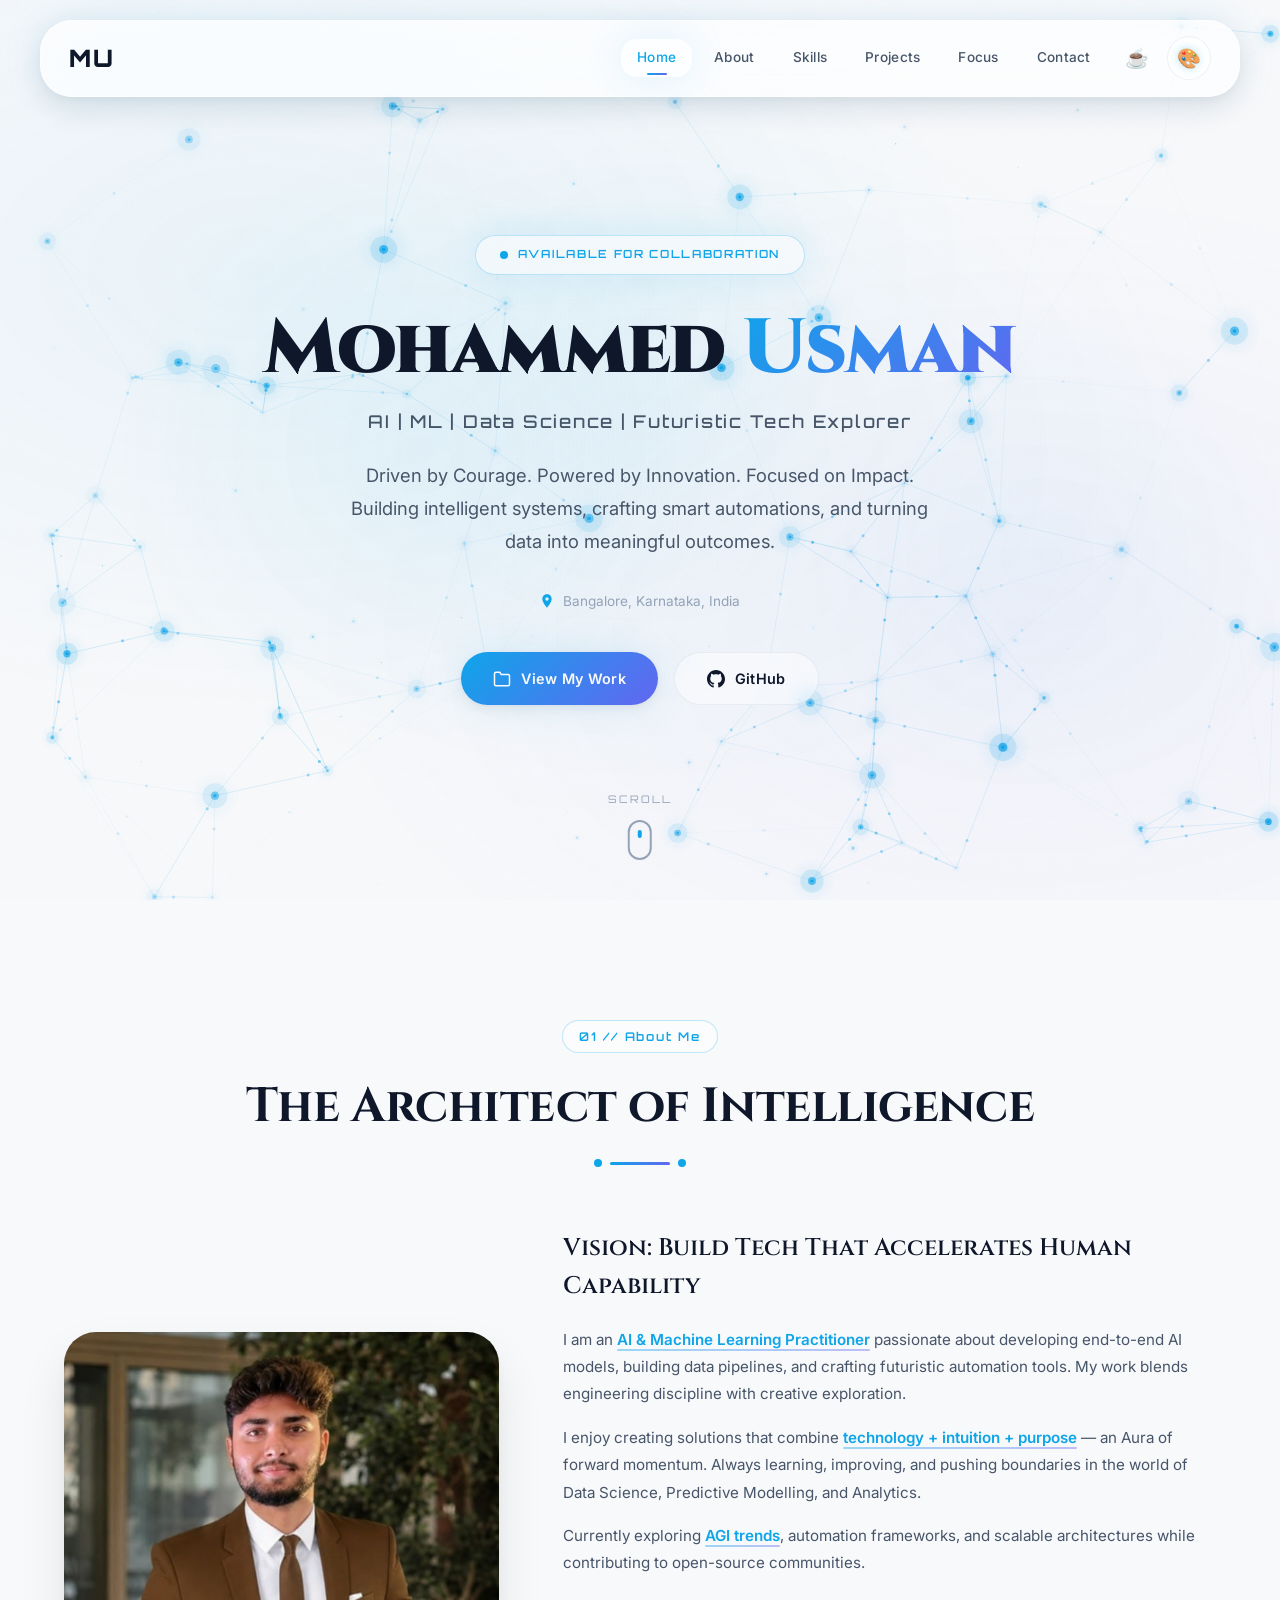
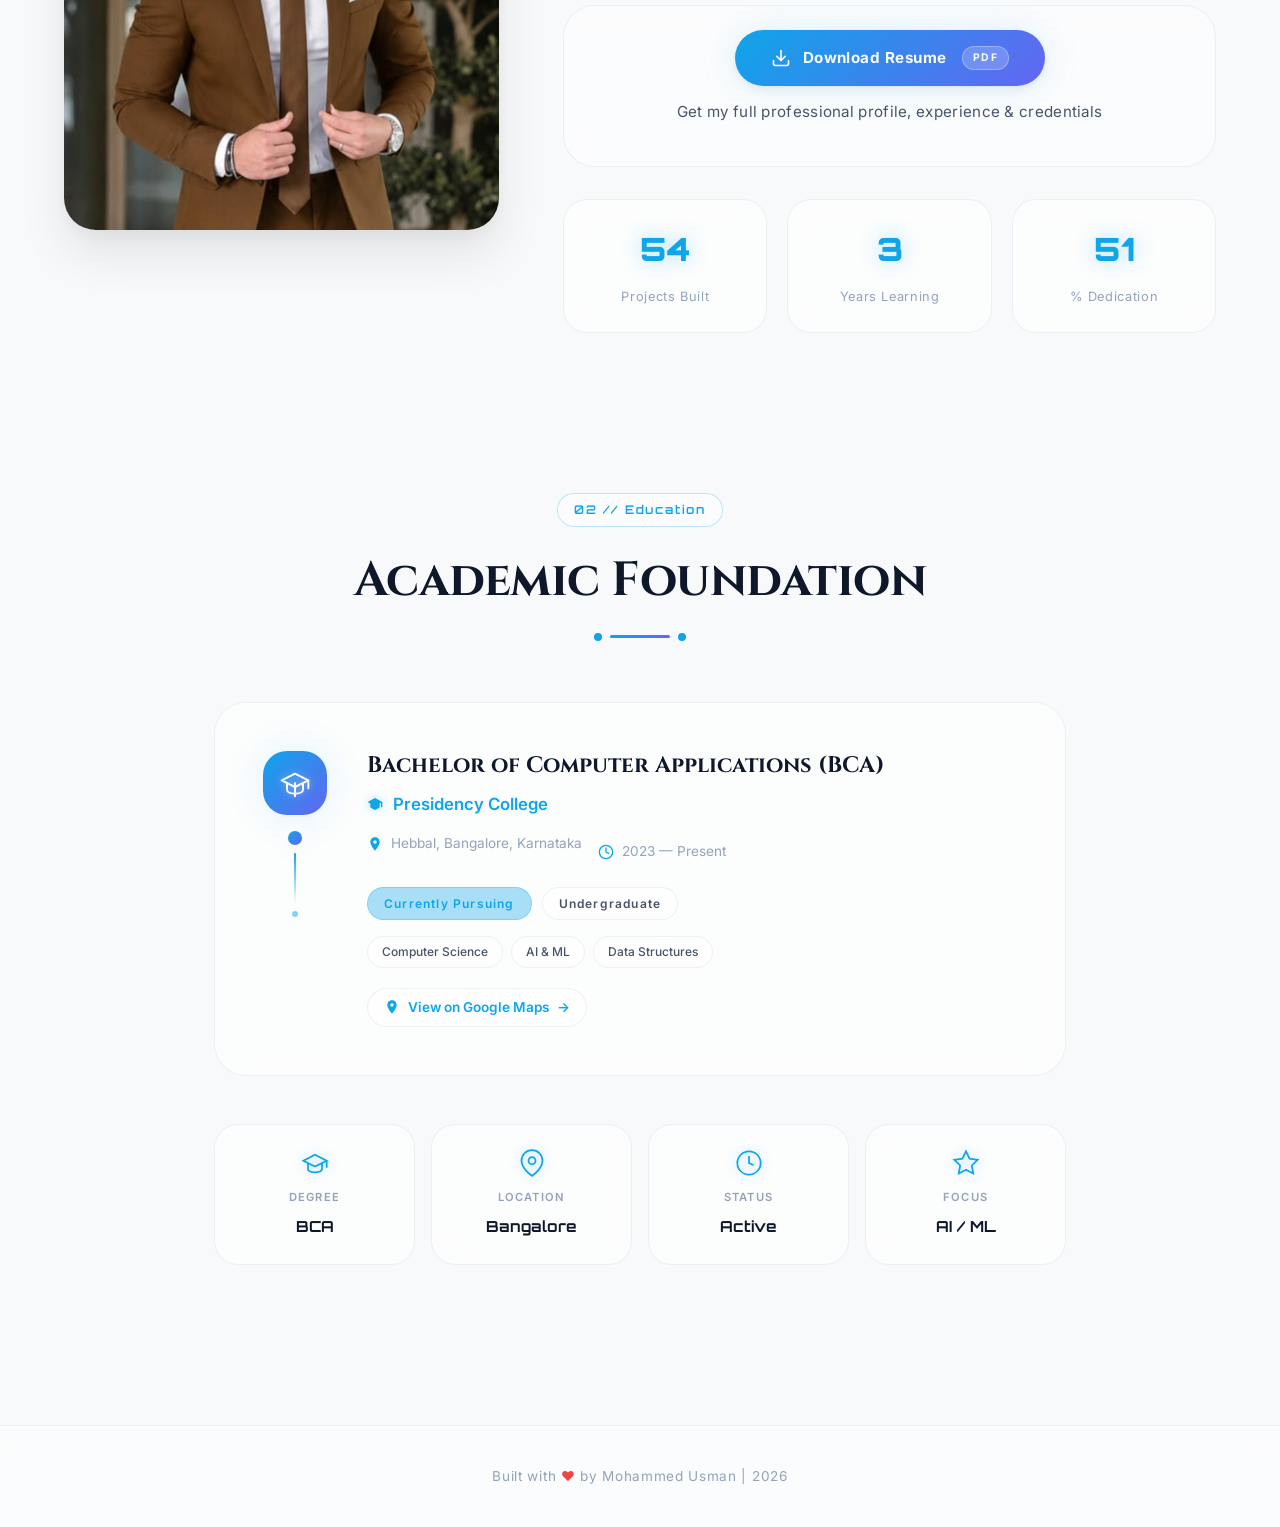
<file: index.html>
<!DOCTYPE html>
<html lang="en">
<head>
    <!-- Personal Profile Favicon --> <link rel="icon" type="image/jpeg" href="issu321.jpg">

<link rel="apple-touch-icon" href="issu321.jpg">
    <meta charset="UTF-8">
    <meta name="viewport" content="width=device-width, initial-scale=1.0, maximum-scale=5.0, user-scalable=yes">
    <title>Mohammed Usman | AI & ML Portfolio</title>
    <link rel="preconnect" href="https://fonts.googleapis.com">
    <link rel="preconnect" href="https://fonts.gstatic.com" crossorigin>
    <link href="https://fonts.googleapis.com/css2?family=Cinzel:wght@400;600;700;900&family=Inter:wght@300;400;500;600;700&family=Orbitron:wght@400;500;700;900&display=swap" rel="stylesheet">
    <link rel="stylesheet" href="theme.css">
    <link rel="stylesheet" href="style.css">
</head>
<body>

    <div class="skeleton-loader" id="skeletonLoader">
        <div class="skeleton-prism"></div>
        <div class="skeleton-text">INITIALIZING PRISM...</div>
    </div>

    <div class="bg-canvas">
        <canvas id="particleCanvas"></canvas>
    </div>
    <div class="bg-overlay"></div>
    <div class="bg-noise"></div>

    <nav class="navbar" id="navbar">
        <a href="index.html" class="nav-logo">MU</a>
        <ul class="nav-links" id="navLinks">
            <li><a href="index.html">Home</a></li>
            <li><a href="about.html">About</a></li>
            <li><a href="skills.html">Skills</a></li>
            <li><a href="projects.html">Projects</a></li>
            <li><a href="focus.html">Focus</a></li>
            <li><a href="contact.html">Contact</a></li>
            <li><a href="coffee.html" class="coffee-btn" aria-label="Buy me a coffee"><span>☕</span></a></li>
            <li><button class="theme-toggle" id="themeToggle" aria-label="Toggle theme"><span class="theme-icon">☀️</span></button></li>
        </ul>
        <button class="mobile-menu-btn" id="mobileMenuBtn" aria-label="Toggle menu">
            <span></span>
            <span></span>
            <span></span>
        </button>
    </nav>

    <section class="hero" id="home">
        <div class="hero-content">
            <div class="hero-badge">
                <span class="pulse"></span>
                AVAILABLE FOR COLLABORATION
            </div>
            <h1 class="hero-name">Mohammed <span>Usman</span></h1>
            <p class="hero-title">AI | ML | Data Science | Futuristic Tech Explorer</p>
            <p class="hero-desc">
                Driven by Courage. Powered by Innovation. Focused on Impact.
                Building intelligent systems, crafting smart automations, and turning data into meaningful outcomes.
            </p>
            <div class="hero-location">
                <svg viewBox="0 0 24 24">
                    <path d="M12 2C8.13 2 5 5.13 5 9c0 5.25 7 13 7 13s7-7.75 7-13c0-3.87-3.13-7-7-7zm0 9.5c-1.38 0-2.5-1.12-2.5-2.5s1.12-2.5 2.5-2.5 2.5 1.12 2.5 2.5-1.12 2.5-2.5 2.5z"/>
                </svg>
                Bangalore, Karnataka, India
            </div>
            <div class="hero-cta">
                <a href="projects.html" class="btn btn-primary">
                    <svg width="18" height="18" viewBox="0 0 24 24" fill="none" stroke="currentColor" stroke-width="2">
                        <path d="M22 19a2 2 0 0 1-2 2H4a2 2 0 0 1-2-2V5a2 2 0 0 1 2-2h5l2 3h9a2 2 0 0 1 2 2z"/>
                    </svg>
                    View My Work
                <span class="wave"></span></a>
                <a href="https://github.com/issu321" target="_blank" rel="noopener noreferrer" class="btn btn-secondary">
                    <svg width="18" height="18" viewBox="0 0 24 24" fill="currentColor">
                        <path d="M12 0c-6.626 0-12 5.373-12 12 0 5.302 3.438 9.8 8.207 11.387.599.111.793-.261.793-.577v-2.234c-3.338.726-4.033-1.416-4.033-1.416-.546-1.387-1.333-1.756-1.333-1.756-1.089-.745.083-.729.083-.729 1.205.084 1.839 1.237 1.839 1.237 1.07 1.834 2.807 1.304 3.492.997.107-.775.418-1.305.762-1.604-2.665-.305-5.467-1.334-5.467-5.931 0-1.311.469-2.381 1.236-3.221-.124-.303-.535-1.524.117-3.176 0 0 1.008-.322 3.301 1.23.957-.266 1.983-.399 3.003-.404 1.02.005 2.047.138 3.006.404 2.291-1.552 3.297-1.23 3.297-1.23.653 1.653.242 2.874.118 3.176.77.84 1.235 1.911 1.235 3.221 0 4.609-2.807 5.624-5.479 5.921.43.372.823 1.102.823 2.222v3.293c0 .319.192.694.801.576 4.765-1.589 8.199-6.086 8.199-11.386 0-6.627-5.373-12-12-12z"/>
                    </svg>
                    GitHub
                <span class="wave"></span></a>
            </div>
        </div>
        <div class="scroll-indicator">
            <span>SCROLL</span>
            <div class="mouse"></div>
        </div>
    </section>

    <section class="about" id="about" style="padding-top: 120px;">
        <div class="section-header fade-in">
            <span class="section-label">01 // About Me</span>
            <h2 class="section-title">The Architect of Intelligence</h2>
            <div class="section-divider"></div>
        </div>
        <div class="about-grid">
            <div class="about-image fade-in">
                <div class="about-image-frame">
                    <img src="issu321.jpg" alt="Mohammed Usman" loading="lazy">
                </div>
            </div>
            <div class="about-content fade-in stagger-1">
                <h3>Vision: Build Tech That Accelerates Human Capability</h3>
                <p>
                    I am an <span class="highlight">AI & Machine Learning Practitioner</span> passionate about
                    developing end-to-end AI models, building data pipelines, and crafting futuristic automation tools. My work blends engineering discipline with creative exploration.
                </p>
                <p>
                    I enjoy creating solutions that combine <span class="highlight">technology + intuition + purpose</span> —
                    an Aura of forward momentum. Always learning, improving, and pushing boundaries in the world of Data Science, Predictive Modelling, and Analytics.
                </p>
                <p>
                    Currently exploring <span class="highlight">AGI trends</span>, automation frameworks, and scalable architectures while contributing to open-source communities.
                </p>

                <div class="resume-download-wrap fade-in stagger-2">
                    <a href="https://github.com/user-attachments/files/31420429/Mohammed_Usman_Resume.pdf" target="_blank" rel="noopener noreferrer" class="btn btn-resume" download="Mohammed_Usman_Resume.pdf">
                        <svg width="20" height="20" viewBox="0 0 24 24" fill="none" stroke="currentColor" stroke-width="2" stroke-linecap="round" stroke-linejoin="round">
                            <path d="M21 15v4a2 2 0 0 1-2 2H5a2 2 0 0 1-2-2v-4"/>
                            <polyline points="7 10 12 15 17 10"/>
                            <line x1="12" y1="15" x2="12" y2="3"/>
                        </svg>
                        <span>Download Resume</span>
                        <span class="resume-badge">PDF</span>
                    </a>
                    <p class="resume-note">Get my full professional profile, experience & credentials</p>
                </div>

                <div class="about-stats">
                    <div class="stat-card">
                        <span class="stat-number" data-count="80">0</span>
                        <span class="stat-label">Projects Built</span>
                    </div>
                    <div class="stat-card">
                        <span class="stat-number" data-count="5">0</span>
                        <span class="stat-label">Years Learning</span>
                    </div>
                    <div class="stat-card">
                        <span class="stat-number" data-count="75">0</span>
                        <span class="stat-label">% Dedication</span>
                    </div>
                </div>
            </div>
        </div>
    </section>

    <section class="education" id="education">
        <div class="section-header fade-in">
            <span class="section-label">02 // Education</span>
            <h2 class="section-title">Academic Foundation</h2>
            <div class="section-divider"></div>
        </div>
        <div class="education-container">
            <div class="education-card fade-in">
                <div class="education-visual">
                    <div class="education-icon-wrap">
                        <svg class="education-icon-svg" viewBox="0 0 24 24" fill="none" stroke="currentColor" stroke-width="1.5" stroke-linecap="round" stroke-linejoin="round">
                            <path d="M22 10v6M2 10l10-5 10 5-10 5z"/>
                            <path d="M6 12v5c0 2 3 3 6 3s6-1 6-3v-5"/>
                            <path d="M12 22V12"/>
                        </svg>
                    </div>
                    <div class="education-timeline-enhanced">
                        <div class="timeline-dot"></div>
                        <div class="timeline-line"></div>
                        <div class="timeline-pulse"></div>
                    </div>
                </div>
                <div class="education-content">
                    <div class="education-degree">Bachelor of Computer Applications (BCA)</div>
                    <div class="education-institution">
                        <svg viewBox="0 0 24 24" fill="currentColor" width="16" height="16"><path d="M12 3L1 9l4 2.18v6L12 21l7-3.82v-6l2-1.09V17h2V9L12 3z"/></svg>
                        Presidency College
                    </div>
                    <div class="education-meta">
                        <div class="education-location">
                            <svg viewBox="0 0 24 24" fill="currentColor" width="16" height="16">
                                <path d="M12 2C8.13 2 5 5.13 5 9c0 5.25 7 13 7 13s7-7.75 7-13c0-3.87-3.13-7-7-7zm0 9.5c-1.38 0-2.5-1.12-2.5-2.5s1.12-2.5 2.5-2.5 2.5 1.12 2.5 2.5-1.12 2.5-2.5 2.5z"/>
                            </svg>
                            <span>Hebbal, Bangalore, Karnataka</span>
                        </div>
                        <div class="education-duration">
                            <svg viewBox="0 0 24 24" fill="none" stroke="currentColor" stroke-width="2" stroke-linecap="round" stroke-linejoin="round" width="16" height="16">
                                <circle cx="12" cy="12" r="10"/><polyline points="12 6 12 12 16 14"/>
                            </svg>
                            <span>2023 — Present</span>
                        </div>
                    </div>
                    <div class="education-status">
                        <span class="status-badge current">Currently Pursuing</span>
                        <span class="status-badge secondary">Undergraduate</span>
                    </div>
                    <div class="education-tags">
                        <span class="edu-tag">Computer Science</span>
                        <span class="edu-tag">AI & ML</span>
                        <span class="edu-tag">Data Structures</span>
                    </div>
                    <a href="https://maps.app.goo.gl/a1TeUGpNjGi5haCt5" target="_blank" rel="noopener noreferrer" class="education-location-link">
                        <svg viewBox="0 0 24 24" fill="currentColor" width="16" height="16">
                            <path d="M12 2C8.13 2 5 5.13 5 9c0 5.25 7 13 7 13s7-7.75 7-13c0-3.87-3.13-7-7-7zm0 9.5c-1.38 0-2.5-1.12-2.5-2.5s1.12-2.5 2.5-2.5 2.5 1.12 2.5 2.5-1.12 2.5-2.5 2.5z"/>
                        </svg>
                        View on Google Maps
                        <span class="link-arrow">→</span>
                    </a>
                </div>
            </div>
        </div>

        <div class="education-stats-row fade-in">
            <div class="edu-stat-item">
                <svg viewBox="0 0 24 24" fill="none" stroke="currentColor" stroke-width="1.5" width="28" height="28"><path d="M22 10v6M2 10l10-5 10 5-10 5z"/><path d="M6 12v5c0 2 3 3 6 3s6-1 6-3v-5"/></svg>
                <span class="edu-stat-label">Degree</span>
                <span class="edu-stat-value">BCA</span>
            </div>
            <div class="edu-stat-item">
                <svg viewBox="0 0 24 24" fill="none" stroke="currentColor" stroke-width="1.5" width="28" height="28"><path d="M21 10c0 7-9 13-9 13s-9-6-9-13a9 9 0 0 1 18 0z"/><circle cx="12" cy="10" r="3"/></svg>
                <span class="edu-stat-label">Location</span>
                <span class="edu-stat-value">Bangalore</span>
            </div>
            <div class="edu-stat-item">
                <svg viewBox="0 0 24 24" fill="none" stroke="currentColor" stroke-width="1.5" width="28" height="28"><circle cx="12" cy="12" r="10"/><polyline points="12 6 12 12 16 14"/></svg>
                <span class="edu-stat-label">Status</span>
                <span class="edu-stat-value">Active</span>
            </div>
            <div class="edu-stat-item">
                <svg viewBox="0 0 24 24" fill="none" stroke="currentColor" stroke-width="1.5" width="28" height="28"><path d="M12 2l3.09 6.26L22 9.27l-5 4.87 1.18 6.88L12 17.77l-6.18 3.25L7 14.14 2 9.27l6.91-1.01L12 2z"/></svg>
                <span class="edu-stat-label">Focus</span>
                <span class="edu-stat-value">AI / ML</span>
            </div>
        </div>
    </section>

    <footer class="footer">
        <p>Built with <span class="heart">♥</span> by Mohammed Usman | 2026</p>
    </footer>

    <script src="main.js"></script>
</body>
</html>
</file>
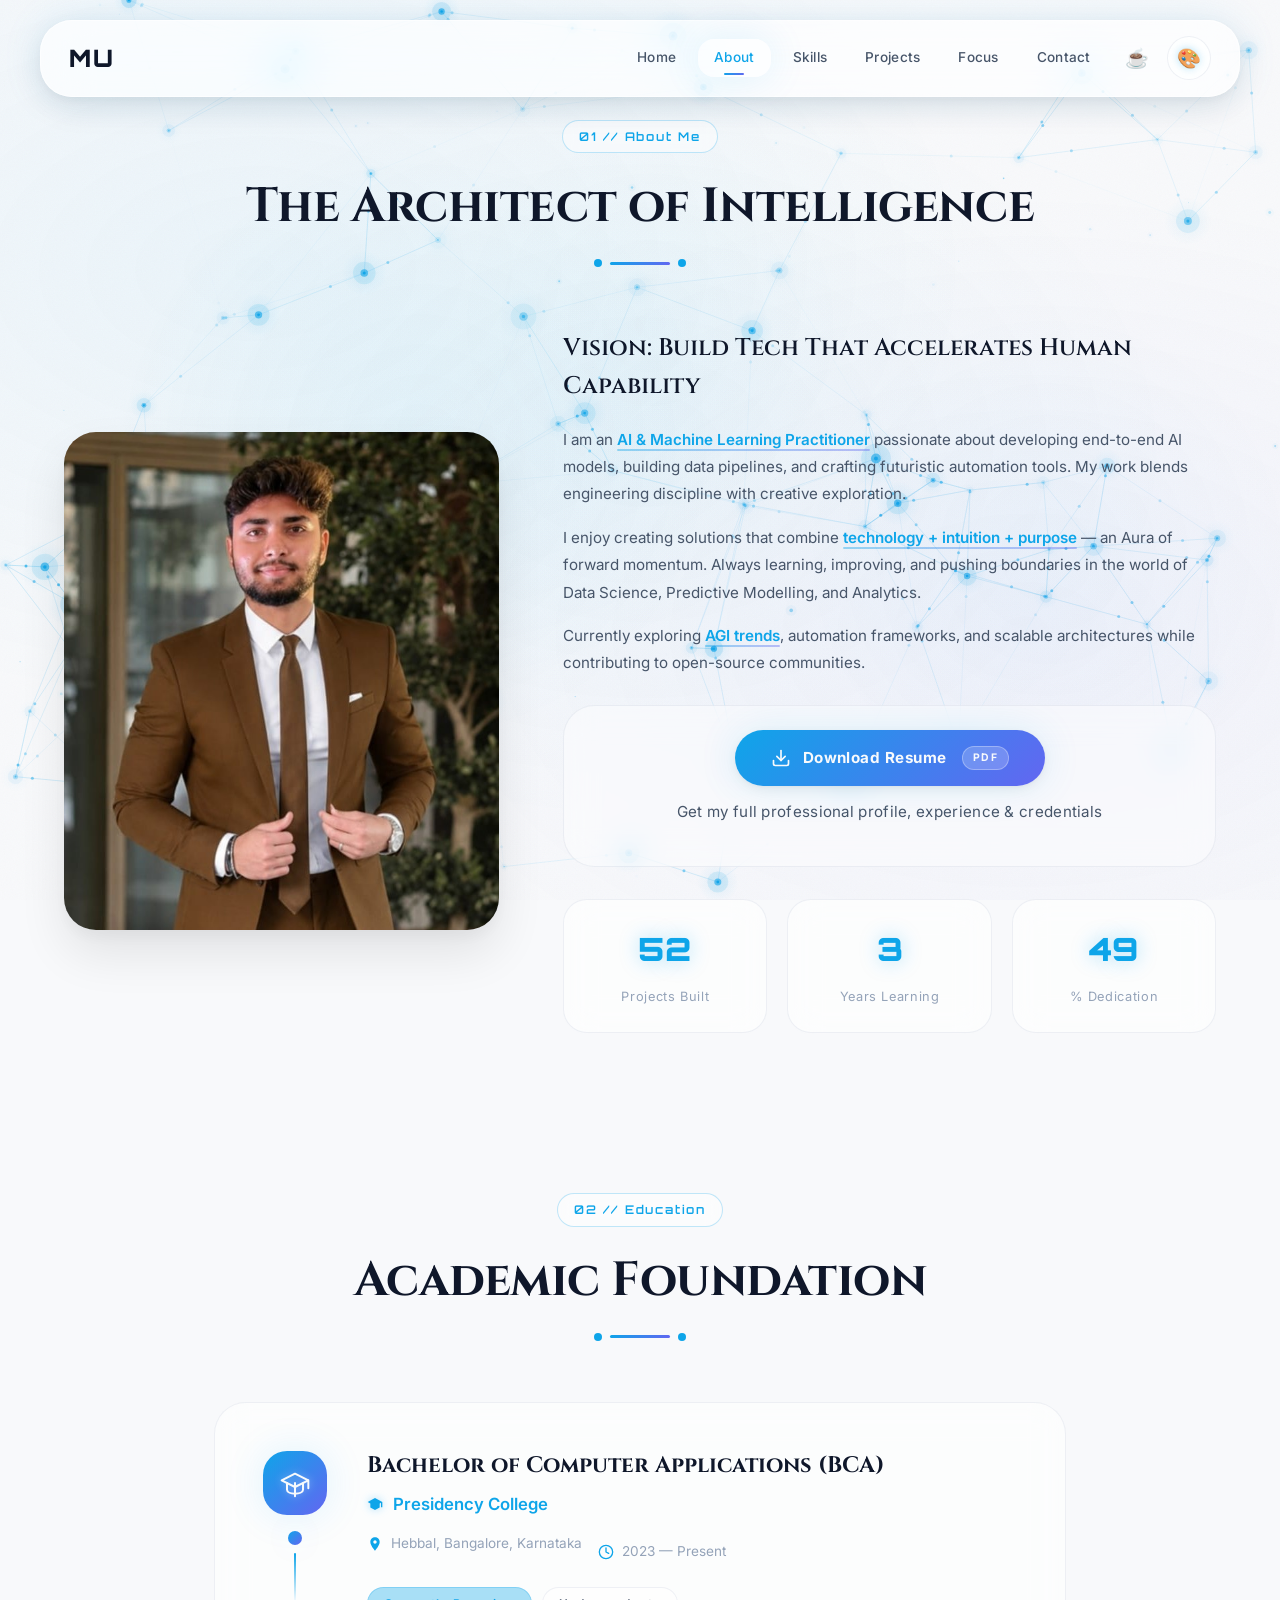
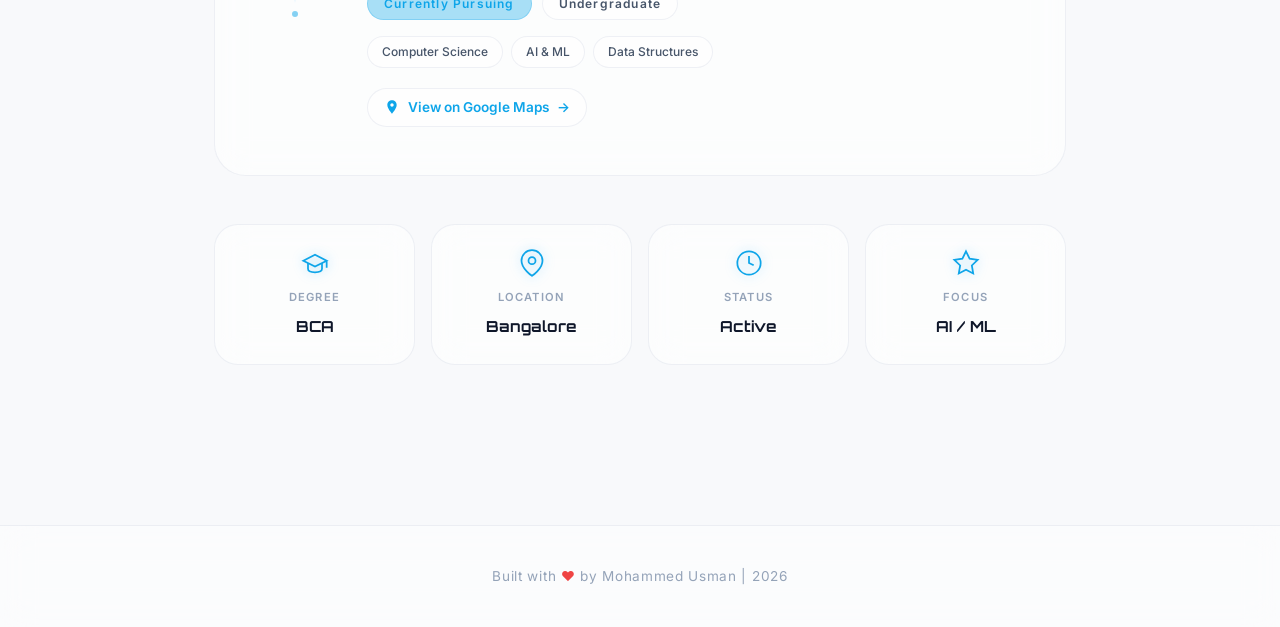
<file: about.html>
<!DOCTYPE html>
<html lang="en">
<head>
    <meta charset="UTF-8">
    <meta name="viewport" content="width=device-width, initial-scale=1.0, maximum-scale=5.0, user-scalable=yes">
    <title>About | Mohammed Usman</title>
    <link rel="preconnect" href="https://fonts.googleapis.com">
    <link rel="preconnect" href="https://fonts.gstatic.com" crossorigin>
    <link href="https://fonts.googleapis.com/css2?family=Cinzel:wght@400;600;700;900&family=Inter:wght@300;400;500;600;700&family=Orbitron:wght@400;500;700;900&display=swap" rel="stylesheet">
    <link rel="stylesheet" href="theme.css">
    <link rel="stylesheet" href="style.css">
</head>
<body>

    <div class="skeleton-loader" id="skeletonLoader">
        <div class="skeleton-prism"></div>
        <div class="skeleton-text">INITIALIZING PRISM...</div>
    </div>

    <div class="bg-canvas">
        <canvas id="particleCanvas"></canvas>
    </div>
    <div class="bg-overlay"></div>
    <div class="bg-noise"></div>

    <nav class="navbar" id="navbar">
        <a href="index.html" class="nav-logo">MU</a>
        <ul class="nav-links" id="navLinks">
            <li><a href="index.html">Home</a></li>
            <li><a href="about.html">About</a></li>
            <li><a href="skills.html">Skills</a></li>
            <li><a href="projects.html">Projects</a></li>
            <li><a href="focus.html">Focus</a></li>
            <li><a href="contact.html">Contact</a></li>
            <li><a href="coffee.html" class="coffee-btn" aria-label="Buy me a coffee"><span>☕</span></a></li>
            <li><button class="theme-toggle" id="themeToggle" aria-label="Toggle theme"><span class="theme-icon">☀️</span></button></li>
        </ul>
        <button class="mobile-menu-btn" id="mobileMenuBtn" aria-label="Toggle menu">
            <span></span>
            <span></span>
            <span></span>
        </button>
    </nav>

    <section class="about" id="about" style="padding-top: 120px;">
        <div class="section-header fade-in">
            <span class="section-label">01 // About Me</span>
            <h2 class="section-title">The Architect of Intelligence</h2>
            <div class="section-divider"></div>
        </div>
        <div class="about-grid">
            <div class="about-image fade-in">
                <div class="about-image-frame">
                    <img src="issu321.jpg" alt="Mohammed Usman" loading="lazy">
                </div>
            </div>
            <div class="about-content fade-in stagger-1">
                <h3>Vision: Build Tech That Accelerates Human Capability</h3>
                <p>
                    I am an <span class="highlight">AI & Machine Learning Practitioner</span> passionate about
                    developing end-to-end AI models, building data pipelines, and crafting futuristic automation tools. My work blends engineering discipline with creative exploration.
                </p>
                <p>
                    I enjoy creating solutions that combine <span class="highlight">technology + intuition + purpose</span> —
                    an Aura of forward momentum. Always learning, improving, and pushing boundaries in the world of Data Science, Predictive Modelling, and Analytics.
                </p>
                <p>
                    Currently exploring <span class="highlight">AGI trends</span>, automation frameworks, and scalable architectures while contributing to open-source communities.
                </p>

                <!-- RESUME DOWNLOAD BUTTON -->
                <div class="resume-download-wrap fade-in stagger-2">
                    <a href="https://github.com/user-attachments/files/31420429/Mohammed_Usman_Resume.pdf" target="_blank" rel="noopener noreferrer" class="btn btn-resume" download="Mohammed_Usman_Resume.pdf">
                        <svg width="20" height="20" viewBox="0 0 24 24" fill="none" stroke="currentColor" stroke-width="2" stroke-linecap="round" stroke-linejoin="round">
                            <path d="M21 15v4a2 2 0 0 1-2 2H5a2 2 0 0 1-2-2v-4"/>
                            <polyline points="7 10 12 15 17 10"/>
                            <line x1="12" y1="15" x2="12" y2="3"/>
                        </svg>
                        <span>Download Resume</span>
                        <span class="resume-badge">PDF</span>
                    </a>
                    <p class="resume-note">Get my full professional profile, experience & credentials</p>
                </div>

                <div class="about-stats">
                    <div class="stat-card">
                        <span class="stat-number" data-count="80">0</span>
                        <span class="stat-label">Projects Built</span>
                    </div>
                    <div class="stat-card">
                        <span class="stat-number" data-count="5">0</span>
                        <span class="stat-label">Years Learning</span>
                    </div>
                    <div class="stat-card">
                        <span class="stat-number" data-count="75">0</span>
                        <span class="stat-label">% Dedication</span>
                    </div>
                </div>
            </div>
        </div>
    </section>

    <!-- EDUCATION SECTION (ENHANCED) -->
    <section class="education" id="education">
        <div class="section-header fade-in">
            <span class="section-label">02 // Education</span>
            <h2 class="section-title">Academic Foundation</h2>
            <div class="section-divider"></div>
        </div>
        <div class="education-container">
            <div class="education-card fade-in">
                <div class="education-visual">
                    <div class="education-icon-wrap">
                        <svg class="education-icon-svg" viewBox="0 0 24 24" fill="none" stroke="currentColor" stroke-width="1.5" stroke-linecap="round" stroke-linejoin="round">
                            <path d="M22 10v6M2 10l10-5 10 5-10 5z"/>
                            <path d="M6 12v5c0 2 3 3 6 3s6-1 6-3v-5"/>
                            <path d="M12 22V12"/>
                        </svg>
                    </div>
                    <div class="education-timeline-enhanced">
                        <div class="timeline-dot"></div>
                        <div class="timeline-line"></div>
                        <div class="timeline-pulse"></div>
                    </div>
                </div>
                <div class="education-content">
                    <div class="education-degree">Bachelor of Computer Applications (BCA)</div>
                    <div class="education-institution">
                        <svg viewBox="0 0 24 24" fill="currentColor" width="16" height="16"><path d="M12 3L1 9l4 2.18v6L12 21l7-3.82v-6l2-1.09V17h2V9L12 3z"/></svg>
                        Presidency College
                    </div>
                    <div class="education-meta">
                        <div class="education-location">
                            <svg viewBox="0 0 24 24" fill="currentColor" width="16" height="16">
                                <path d="M12 2C8.13 2 5 5.13 5 9c0 5.25 7 13 7 13s7-7.75 7-13c0-3.87-3.13-7-7-7zm0 9.5c-1.38 0-2.5-1.12-2.5-2.5s1.12-2.5 2.5-2.5 2.5 1.12 2.5 2.5-1.12 2.5-2.5 2.5z"/>
                            </svg>
                            <span>Hebbal, Bangalore, Karnataka</span>
                        </div>
                        <div class="education-duration">
                            <svg viewBox="0 0 24 24" fill="none" stroke="currentColor" stroke-width="2" stroke-linecap="round" stroke-linejoin="round" width="16" height="16">
                                <circle cx="12" cy="12" r="10"/><polyline points="12 6 12 12 16 14"/>
                            </svg>
                            <span>2023 — Present</span>
                        </div>
                    </div>
                    <div class="education-status">
                        <span class="status-badge current">Currently Pursuing</span>
                        <span class="status-badge secondary">Undergraduate</span>
                    </div>
                    <div class="education-tags">
                        <span class="edu-tag">Computer Science</span>
                        <span class="edu-tag">AI & ML</span>
                        <span class="edu-tag">Data Structures</span>
                    </div>
                    <a href="https://maps.app.goo.gl/a1TeUGpNjGi5haCt5" target="_blank" rel="noopener noreferrer" class="education-location-link">
                        <svg viewBox="0 0 24 24" fill="currentColor" width="16" height="16">
                            <path d="M12 2C8.13 2 5 5.13 5 9c0 5.25 7 13 7 13s7-7.75 7-13c0-3.87-3.13-7-7-7zm0 9.5c-1.38 0-2.5-1.12-2.5-2.5s1.12-2.5 2.5-2.5 2.5 1.12 2.5 2.5-1.12 2.5-2.5 2.5z"/>
                        </svg>
                        View on Google Maps
                        <span class="link-arrow">→</span>
                    </a>
                </div>
            </div>
        </div>

        <!-- Education decorative stats -->
        <div class="education-stats-row fade-in">
            <div class="edu-stat-item">
                <svg viewBox="0 0 24 24" fill="none" stroke="currentColor" stroke-width="1.5" width="28" height="28"><path d="M22 10v6M2 10l10-5 10 5-10 5z"/><path d="M6 12v5c0 2 3 3 6 3s6-1 6-3v-5"/></svg>
                <span class="edu-stat-label">Degree</span>
                <span class="edu-stat-value">BCA</span>
            </div>
            <div class="edu-stat-item">
                <svg viewBox="0 0 24 24" fill="none" stroke="currentColor" stroke-width="1.5" width="28" height="28"><path d="M21 10c0 7-9 13-9 13s-9-6-9-13a9 9 0 0 1 18 0z"/><circle cx="12" cy="10" r="3"/></svg>
                <span class="edu-stat-label">Location</span>
                <span class="edu-stat-value">Bangalore</span>
            </div>
            <div class="edu-stat-item">
                <svg viewBox="0 0 24 24" fill="none" stroke="currentColor" stroke-width="1.5" width="28" height="28"><circle cx="12" cy="12" r="10"/><polyline points="12 6 12 12 16 14"/></svg>
                <span class="edu-stat-label">Status</span>
                <span class="edu-stat-value">Active</span>
            </div>
            <div class="edu-stat-item">
                <svg viewBox="0 0 24 24" fill="none" stroke="currentColor" stroke-width="1.5" width="28" height="28"><path d="M12 2l3.09 6.26L22 9.27l-5 4.87 1.18 6.88L12 17.77l-6.18 3.25L7 14.14 2 9.27l6.91-1.01L12 2z"/></svg>
                <span class="edu-stat-label">Focus</span>
                <span class="edu-stat-value">AI / ML</span>
            </div>
        </div>
    </section>

    <footer class="footer">
        <p>Built with <span class="heart">♥</span> by Mohammed Usman | 2026</p>
    </footer>

    <script src="main.js"></script>
</body>
</html>
</file>
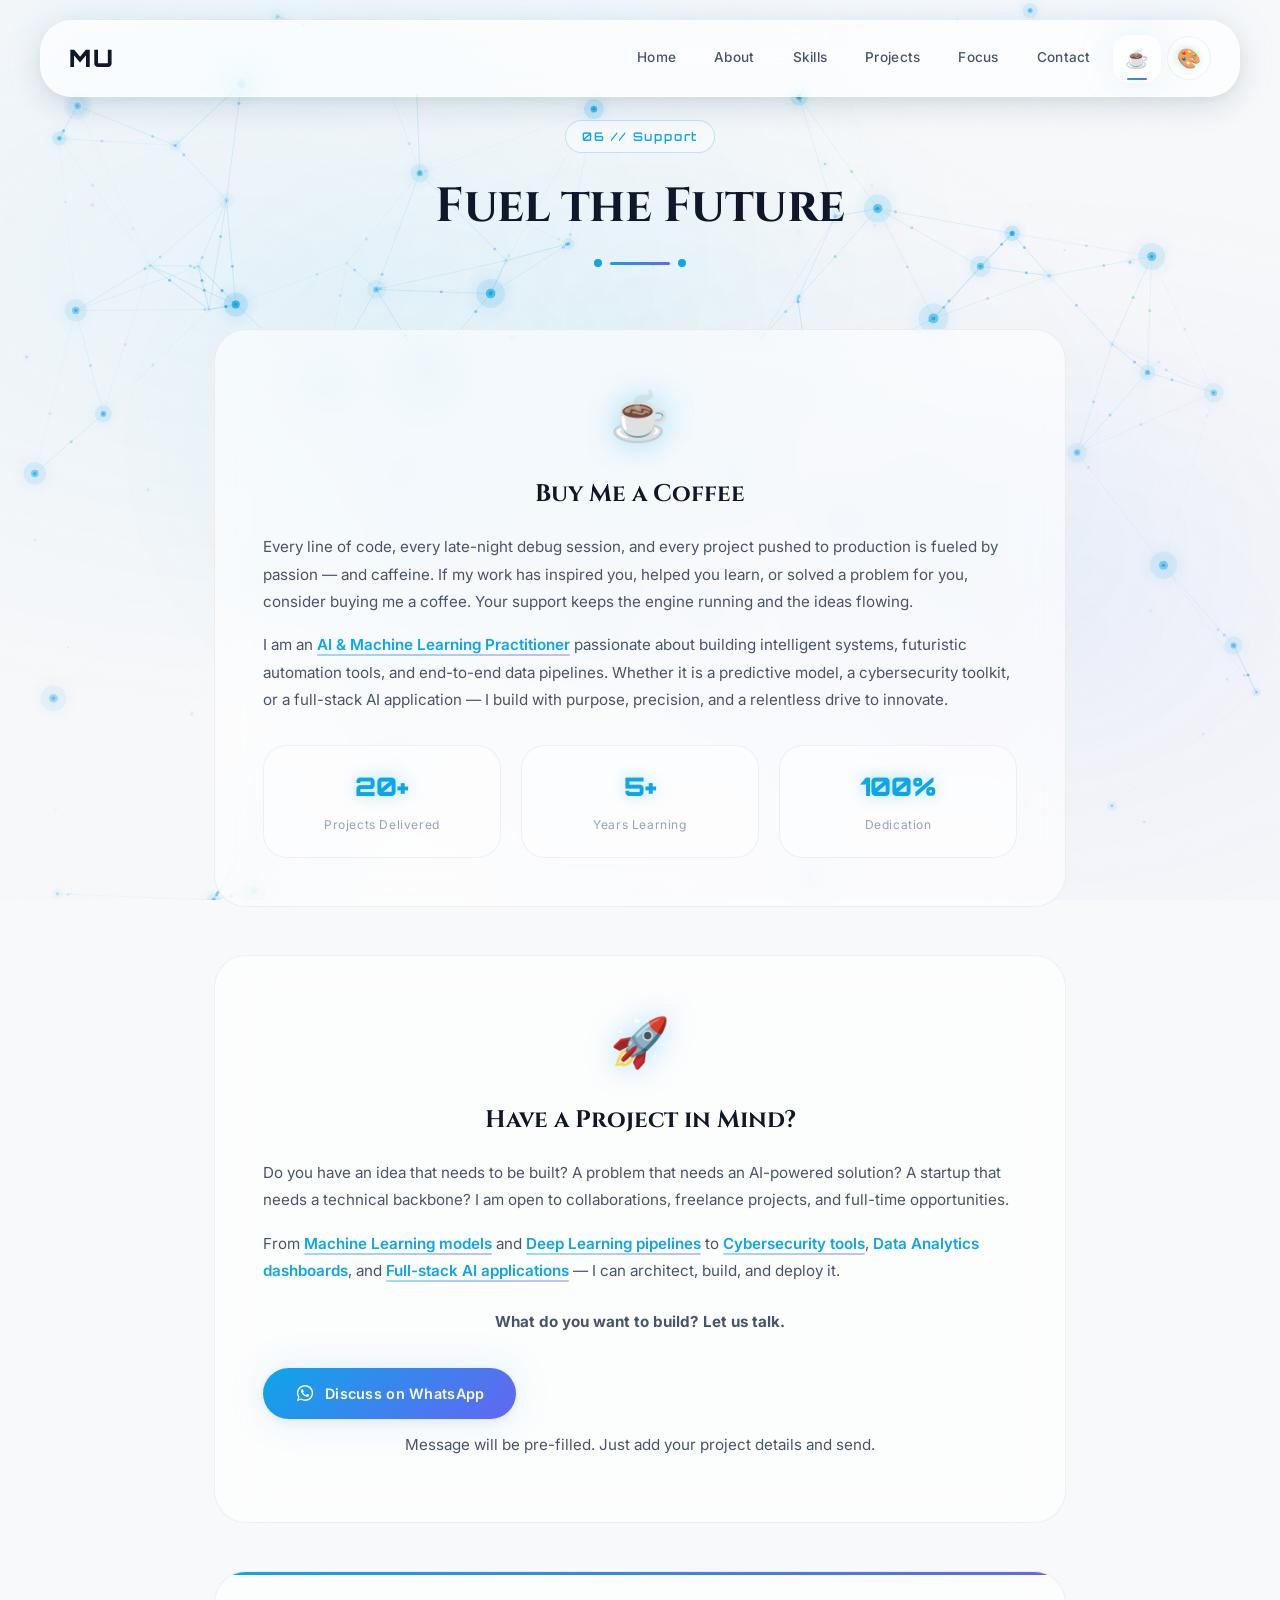
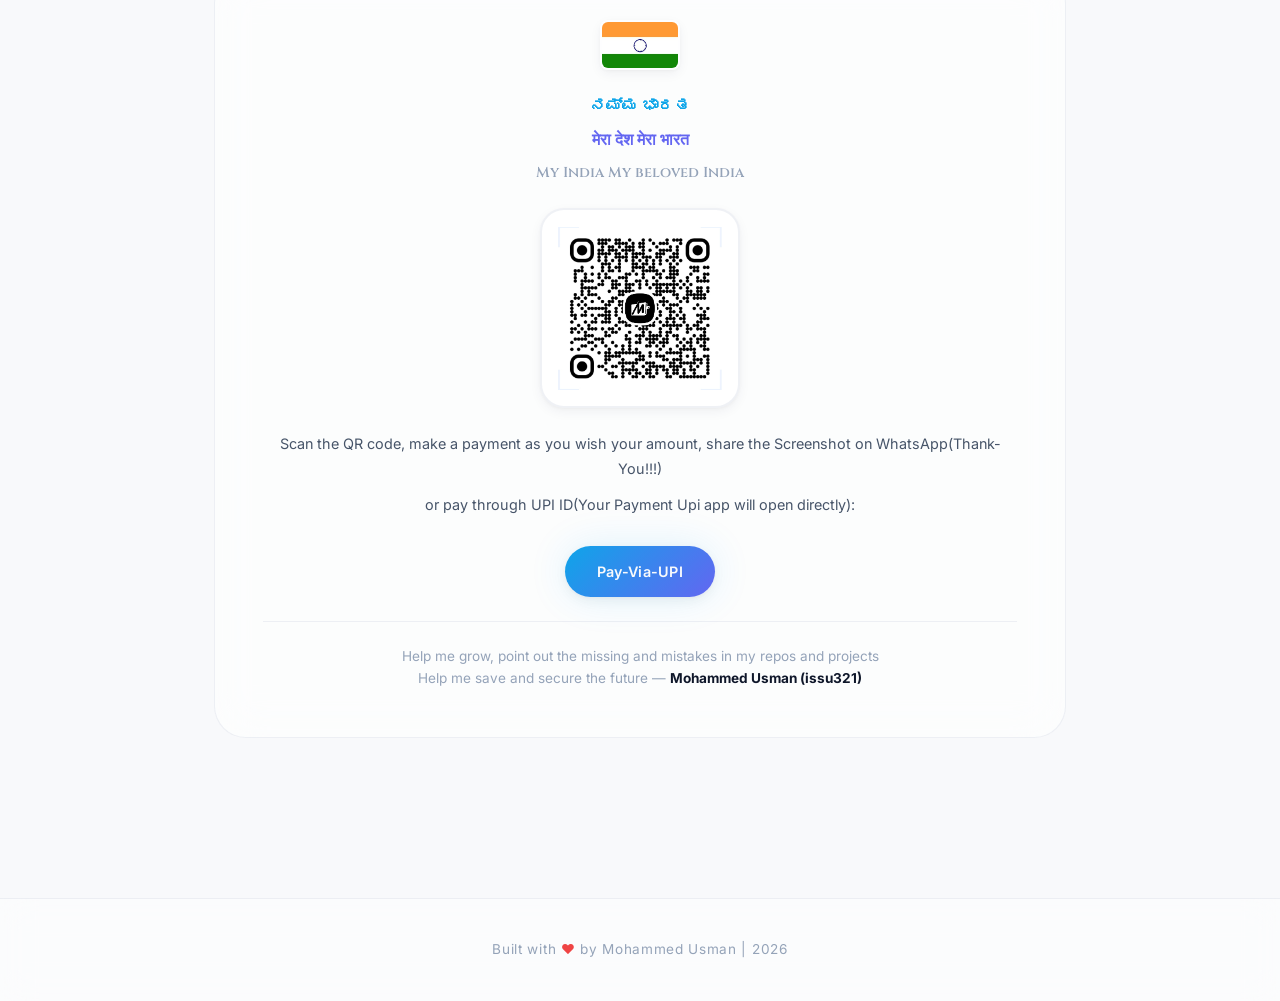
<file: coffee.html>
<!DOCTYPE html>
<html lang="en">
<head>
    <meta charset="UTF-8">
    <meta name="viewport" content="width=device-width, initial-scale=1.0, maximum-scale=5.0, user-scalable=yes">
    <title>Buy Me a Coffee | Mohammed Usman</title>
    <link rel="preconnect" href="https://fonts.googleapis.com">
    <link rel="preconnect" href="https://fonts.gstatic.com" crossorigin>
    <link href="https://fonts.googleapis.com/css2?family=Cinzel:wght@400;600;700;900&family=Inter:wght@300;400;500;600;700&family=Orbitron:wght@400;500;700;900&display=swap" rel="stylesheet">
    <link rel="stylesheet" href="theme.css">
    <link rel="stylesheet" href="style.css">
</head>
<body>

    <div class="skeleton-loader" id="skeletonLoader">
        <div class="skeleton-prism"></div>
        <div class="skeleton-text">INITIALIZING PRISM...</div>
    </div>

    <div class="bg-canvas">
        <canvas id="particleCanvas"></canvas>
    </div>
    <div class="bg-overlay"></div>
    <div class="bg-noise"></div>

    <nav class="navbar" id="navbar">
        <a href="index.html" class="nav-logo">MU</a>
        <ul class="nav-links" id="navLinks">
            <li><a href="index.html">Home</a></li>
            <li><a href="about.html">About</a></li>
            <li><a href="skills.html">Skills</a></li>
            <li><a href="projects.html">Projects</a></li>
            <li><a href="focus.html">Focus</a></li>
            <li><a href="contact.html">Contact</a></li>
            <li><a href="coffee.html" class="coffee-btn" aria-label="Buy me a coffee"><span>☕</span></a></li>
            <li><button class="theme-toggle" id="themeToggle" aria-label="Toggle theme"><span class="theme-icon">☀️</span></button></li>
        </ul>
        <button class="mobile-menu-btn" id="mobileMenuBtn" aria-label="Toggle menu">
            <span></span>
            <span></span>
            <span></span>
        </button>
    </nav>

    <section class="coffee-section" id="coffee" style="padding-top: 120px;">
        <div class="section-header fade-in">
            <span class="section-label">06 // Support</span>
            <h2 class="section-title">Fuel the Future</h2>
            <div class="section-divider"></div>
        </div>

        <!-- Intro Card -->
        <div class="coffee-container">
            <div class="coffee-intro-card fade-in stagger-1">
                <div class="coffee-intro-icon">☕</div>
                <h3>Buy Me a Coffee</h3>
                <p>
                    Every line of code, every late-night debug session, and every project pushed to production is fueled by passion — and caffeine. If my work has inspired you, helped you learn, or solved a problem for you, consider buying me a coffee. Your support keeps the engine running and the ideas flowing.
                </p>
                <p>
                    I am an <span class="highlight">AI & Machine Learning Practitioner</span> passionate about building intelligent systems, futuristic automation tools, and end-to-end data pipelines. Whether it is a predictive model, a cybersecurity toolkit, or a full-stack AI application — I build with purpose, precision, and a relentless drive to innovate.
                </p>
                <div class="coffee-intro-stats">
                    <div class="intro-stat">
                        <span class="intro-stat-number">20+</span>
                        <span class="intro-stat-label">Projects Delivered</span>
                    </div>
                    <div class="intro-stat">
                        <span class="intro-stat-number">5+</span>
                        <span class="intro-stat-label">Years Learning</span>
                    </div>
                    <div class="intro-stat">
                        <span class="intro-stat-number">100%</span>
                        <span class="intro-stat-label">Dedication</span>
                    </div>
                </div>
            </div>
        </div>

        <!-- Project Inquiry Card -->
        <div class="coffee-container" style="margin-top: 3rem;">
            <div class="coffee-inquiry-card fade-in stagger-2">
                <div class="coffee-inquiry-icon">🚀</div>
                <h3>Have a Project in Mind?</h3>
                <p>
                    Do you have an idea that needs to be built? A problem that needs an AI-powered solution? A startup that needs a technical backbone? I am open to collaborations, freelance projects, and full-time opportunities.
                </p>
                <p>
                    From <span class="highlight">Machine Learning models</span> and <span class="highlight">Deep Learning pipelines</span> to <span class="highlight">Cybersecurity tools</span>, <span class="highlight">Data Analytics dashboards</span>, and <span class="highlight">Full-stack AI applications</span> — I can architect, build, and deploy it.
                </p>
                <p class="inquiry-cta-text">
                    <strong>What do you want to build? Let us talk.</strong>
                </p>
                <a href="https://wa.me/918884294749?text=Hi%2C%20I%20visited%20your%20portfolio%20and%20I%20would%20like%20to%20discuss%20a%20project%20with%20you.%20Here%20are%20the%20details%3A%20" 
                   target="_blank" 
                   rel="noopener noreferrer" 
                   class="btn btn-primary whatsapp-btn">
                    <svg width="20" height="20" viewBox="0 0 32 32" fill="currentColor">
                        <path d="M16.04 3C8.84 3 3 8.74 3 15.82c0 2.48.72 4.9 2.08 6.97L3 29l6.4-2.03a13.16 13.16 0 0 0 6.64 1.8c7.2 0 13.04-5.74 13.04-12.82C29.08 8.74 23.24 3 16.04 3zm0 23.52c-2.06 0-4.08-.56-5.84-1.62l-.42-.25-3.8 1.2 1.24-3.67-.27-.43a10.53 10.53 0 0 1-1.64-5.63c0-5.84 4.82-10.59 10.73-10.59s10.73 4.75 10.73 10.59-4.82 10.4-10.73 10.4zm5.89-7.96c-.32-.16-1.9-.93-2.2-1.03-.29-.11-.5-.16-.71.16-.21.31-.82 1.03-1.01 1.24-.19.21-.37.24-.69.08-.32-.16-1.35-.49-2.57-1.57-.95-.84-1.59-1.88-1.78-2.2-.18-.31-.02-.48.14-.64.14-.14.32-.37.48-.56.16-.19.21-.32.32-.53.11-.21.05-.4-.03-.56-.08-.16-.71-1.71-.98-2.34-.26-.62-.52-.53-.71-.54h-.61c-.21 0-.56.08-.85.4-.29.31-1.11 1.09-1.11 2.65s1.14 3.06 1.3 3.27c.16.21 2.25 3.4 5.45 4.77.76.33 1.35.52 1.81.66.76.24 1.46.21 2.01.13.61-.09 1.9-.78 2.17-1.54.27-.76.27-1.41.19-1.54-.08-.13-.29-.21-.61-.37z"/>
                    </svg>
                    Discuss on WhatsApp
                    <span class="wave"></span>
                </a>
                <p class="whatsapp-note">Message will be pre-filled. Just add your project details and send.</p>
            </div>
        </div>

        <!-- Payment Card -->
        <div class="coffee-container" style="margin-top: 3rem;">
            <div class="coffee-card fade-in stagger-3">
                <div class="edge-highlight"></div>
                <div class="mouse-glow"></div>

                <div class="coffee-flag">
                    <img src="flag.jpg" alt="Indian Flag" loading="lazy">
                </div>

                <div class="coffee-messages">
                    <p class="coffee-msg kannada">ನಮ್ಮ ಭಾರತ</p>
                    <p class="coffee-msg hindi">मेरा देश मेरा भारत</p>
                    <p class="coffee-msg english">My India My beloved India</p>
                </div>

                <div class="coffee-qr">
                    <img src="qr.jpg" alt="Payment QR Code" loading="lazy">
                </div>

                <div class="coffee-instruction">
                    <p>Scan the QR code, make a payment as you wish your amount, share the Screenshot on WhatsApp(Thank-You!!!)</p>
                    <p>or pay through UPI ID(Your Payment Upi app will open directly): <strong></strong></p>
                     <a href="upi://pay?pa=8884294749@mbkns&pn=Mr%20MOHAMMED%20%20USMAN"
                   target="_blank"
                   rel="noopener noreferrer"
                   class="btn btn-primary whatsapp-btn">
                    Pay-Via-UPI
                    <span class="wave"></span>
                </a>
                </div>

                <div class="coffee-footer">
                    <p>Help me grow, point out the missing and mistakes in my repos and projects</p>
                    <p>Help me save and secure the future — <strong>Mohammed Usman (issu321)</strong></p>
                </div>
            </div>
        </div>
    </section>

    <footer class="footer">
        <p>Built with <span class="heart">♥</span> by Mohammed Usman | 2026</p>
    </footer>

    <script src="main.js"></script>
</body>
</html>
</file>
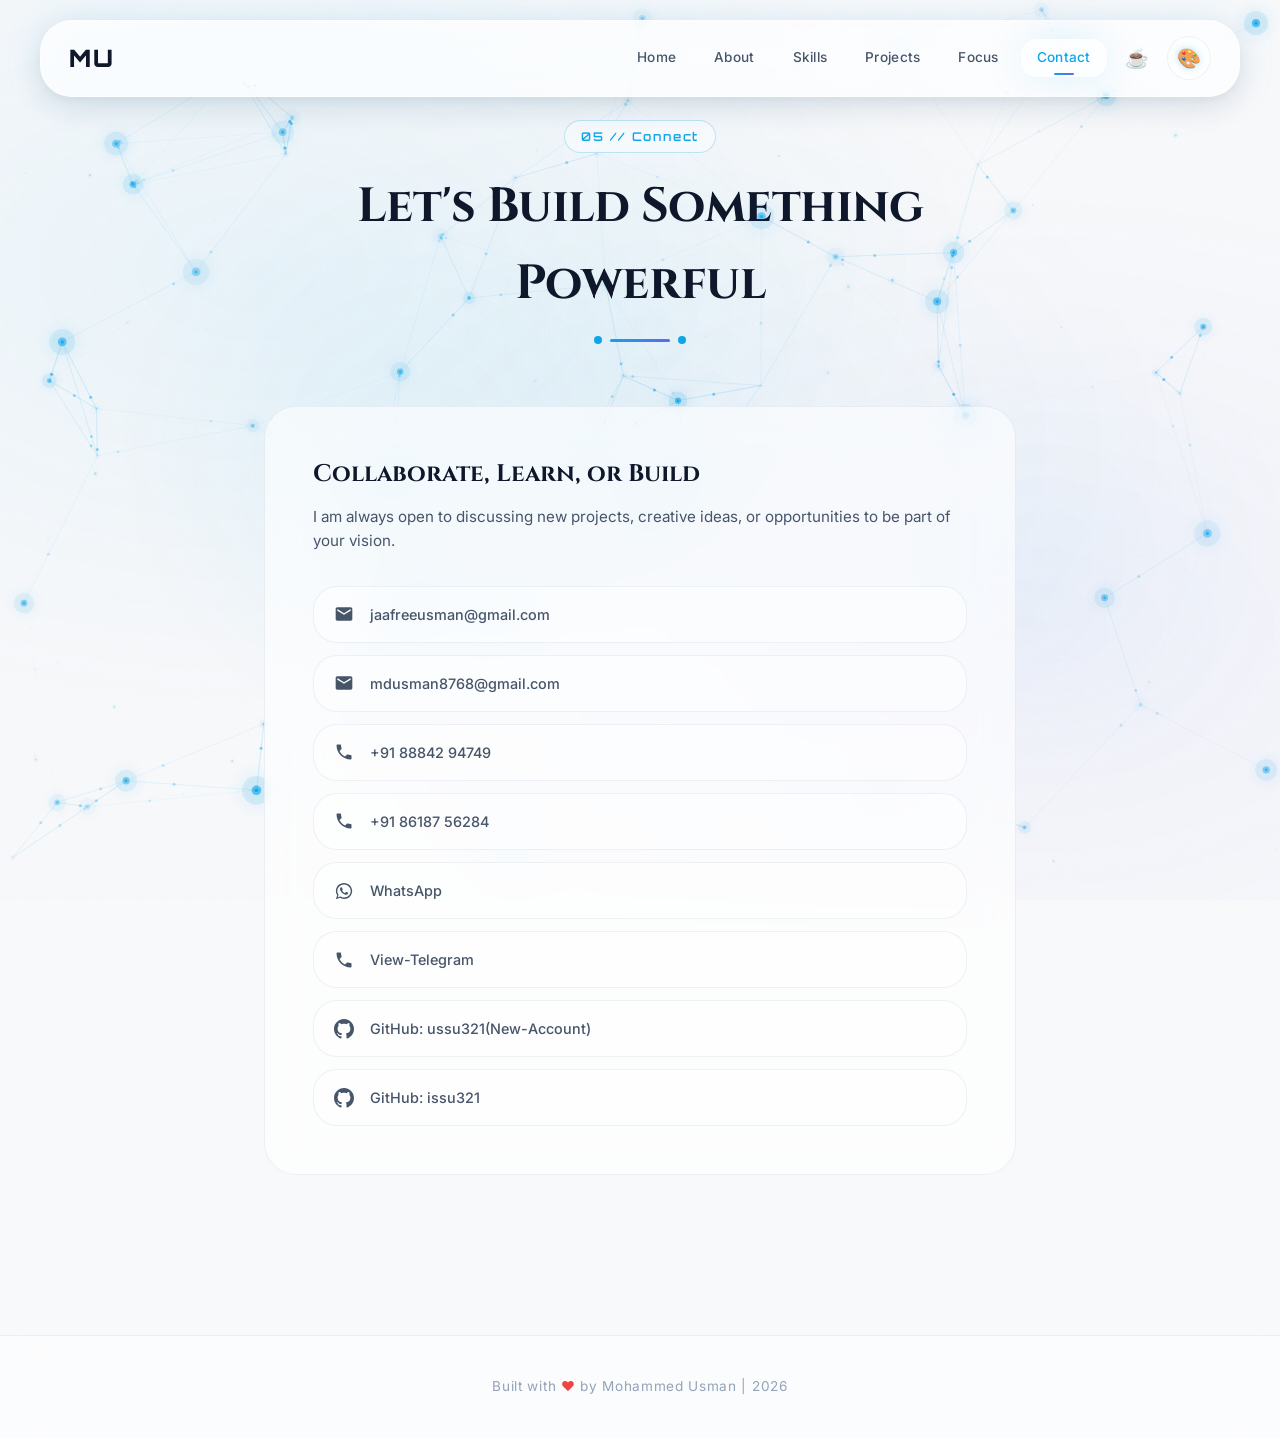
<file: contact.html>
<!DOCTYPE html>
<html lang="en">
<head>
    <meta charset="UTF-8">
    <meta name="viewport" content="width=device-width, initial-scale=1.0, maximum-scale=5.0, user-scalable=yes">
    <title>Contact | Mohammed Usman</title>
    <link rel="preconnect" href="https://fonts.googleapis.com">
    <link rel="preconnect" href="https://fonts.gstatic.com" crossorigin>
    <link href="https://fonts.googleapis.com/css2?family=Cinzel:wght@400;600;700;900&family=Inter:wght@300;400;500;600;700&family=Orbitron:wght@400;500;700;900&display=swap" rel="stylesheet">
    <link rel="stylesheet" href="theme.css">
    <link rel="stylesheet" href="style.css">
</head>
<body>

    <div class="skeleton-loader" id="skeletonLoader">
        <div class="skeleton-prism"></div>
        <div class="skeleton-text">INITIALIZING PRISM...</div>
    </div>

    <div class="bg-canvas">
        <canvas id="particleCanvas"></canvas>
    </div>
    <div class="bg-overlay"></div>
    <div class="bg-noise"></div>

    <nav class="navbar" id="navbar">
        <a href="index.html" class="nav-logo">MU</a>
        <ul class="nav-links" id="navLinks">
            <li><a href="index.html">Home</a></li>
            <li><a href="about.html">About</a></li>
            <li><a href="skills.html">Skills</a></li>
            <li><a href="projects.html">Projects</a></li>
            <li><a href="focus.html">Focus</a></li>
            <li><a href="contact.html">Contact</a></li>
            <li><a href="coffee.html" class="coffee-btn" aria-label="Buy me a coffee"><span>☕</span></a></li>
            <li><button class="theme-toggle" id="themeToggle" aria-label="Toggle theme"><span class="theme-icon">☀️</span></button></li>
        </ul>
        <button class="mobile-menu-btn" id="mobileMenuBtn" aria-label="Toggle menu">
            <span></span>
            <span></span>
            <span></span>
        </button>
    </nav>

    <section class="contact" id="contact" style="padding-top: 120px;">
        <div class="section-header fade-in">
            <span class="section-label">05 // Connect</span>
            <h2 class="section-title">Let's Build Something Powerful</h2>
            <div class="section-divider"></div>
        </div>
        <div class="contact-container">
            <div class="contact-card fade-in">
                <h3>Collaborate, Learn, or Build</h3>
                <p>I am always open to discussing new projects, creative ideas, or opportunities to be part of your
                    vision.</p>
                <div class="contact-links">
                    <a href="mailto:jaafreeusman@gmail.com" class="contact-link" rel="nofollow">
                        <svg viewBox="0 0 24 24" fill="currentColor">
                            <path d="M20 4H4c-1.1 0-1.99.9-1.99 2L2 18c0 1.1.9 2 2 2h16c1.1 0 2-.9 2-2V6c0-1.1-.9-2-2-2zm0 4l-8 5-8-5V6l8 5 8-5v2z" />
                        </svg>
                        jaafreeusman@gmail.com
                    </a>
                    <a href="mailto:mdusman8768@gmail.com" class="contact-link" rel="nofollow">
                        <svg viewBox="0 0 24 24" fill="currentColor">
                            <path d="M20 4H4c-1.1 0-1.99.9-1.99 2L2 18c0 1.1.9 2 2 2h16c1.1 0 2-.9 2-2V6c0-1.1-.9-2-2-2zm0 4l-8 5-8-5V6l8 5 8-5v2z" />
                        </svg>
                        mdusman8768@gmail.com
                    </a>
                    <a href="tel:+918884294749" class="contact-link" rel="nofollow">
                        <svg viewBox="0 0 24 24" fill="currentColor">
                            <path d="M6.62 10.79c1.44 2.83 3.76 5.14 6.59 6.59l2.2-2.2c.27-.27.67-.36 1.02-.24 1.12.37 2.33.57 3.57.57.55 0 1 .45 1 1V20c0 .55-.45 1-1 1-9.39 0-17-7.61-17-17 0-.55.45-1 1-1h3.5c.55 0 1 .45 1 1 0 1.25.2 2.45.57 3.57.11.35.03.74-.25 1.02l-2.2 2.2z" />
                        </svg>
                        +91 88842 94749
                    </a>
                    <a href="tel:+918618756284" class="contact-link" rel="nofollow">
                        <svg viewBox="0 0 24 24" fill="currentColor">
                            <path d="M6.62 10.79c1.44 2.83 3.76 5.14 6.59 6.59l2.2-2.2c.27-.27.67-.36 1.02-.24 1.12.37 2.33.57 3.57.57.55 0 1 .45 1 1V20c0 .55-.45 1-1 1-9.39 0-17-7.61-17-17 0-.55.45-1 1-1h3.5c.55 0 1 .45 1 1 0 1.25.2 2.45.57 3.57.11.35.03.74-.25 1.02l-2.2 2.2z" />
                        </svg>
                        +91 86187 56284
                    </a>
                    <a href="https://wa.me/918884294749?text=Hello%20I%20found%20your%20website%20and%20would%20like%20to%20know%20more."
                        target="_blank" rel="noopener noreferrer" class="contact-link">
                        <svg viewBox="0 0 32 32" fill="currentColor">
                            <path d="M16.04 3C8.84 3 3 8.74 3 15.82c0 2.48.72 4.9 2.08 6.97L3 29l6.4-2.03a13.16 13.16 0 0 0 6.64 1.8c7.2 0 13.04-5.74 13.04-12.82C29.08 8.74 23.24 3 16.04 3zm0 23.52c-2.06 0-4.08-.56-5.84-1.62l-.42-.25-3.8 1.2 1.24-3.67-.27-.43a10.53 10.53 0 0 1-1.64-5.63c0-5.84 4.82-10.59 10.73-10.59s10.73 4.75 10.73 10.59-4.82 10.4-10.73 10.4zm5.89-7.96c-.32-.16-1.9-.93-2.2-1.03-.29-.11-.5-.16-.71.16-.21.31-.82 1.03-1.01 1.24-.19.21-.37.24-.69.08-.32-.16-1.35-.49-2.57-1.57-.95-.84-1.59-1.88-1.78-2.2-.18-.31-.02-.48.14-.64.14-.14.32-.37.48-.56.16-.19.21-.32.32-.53.11-.21.05-.4-.03-.56-.08-.16-.71-1.71-.98-2.34-.26-.62-.52-.53-.71-.54h-.61c-.21 0-.56.08-.85.4-.29.31-1.11 1.09-1.11 2.65s1.14 3.06 1.3 3.27c.16.21 2.25 3.4 5.45 4.77.76.33 1.35.52 1.81.66.76.24 1.46.21 2.01.13.61-.09 1.9-.78 2.17-1.54.27-.76.27-1.41.19-1.54-.08-.13-.29-.21-.61-.37z" />
                        </svg>
                        WhatsApp
                    </a>
                    <a href="https://t.me/issu_321" class="contact-link" rel="nofollow">
                        <svg viewBox="0 0 24 24" fill="currentColor">
                            <path d="M6.62 10.79c1.44 2.83 3.76 5.14 6.59 6.59l2.2-2.2c.27-.27.67-.36 1.02-.24 1.12.37 2.33.57 3.57.57.55 0 1 .45 1 1V20c0 .55-.45 1-1 1-9.39 0-17-7.61-17-17 0-.55.45-1 1-1h3.5c.55 0 1 .45 1 1 0 1.25.2 2.45.57 3.57.11.35.03.74-.25 1.02l-2.2 2.2z" />
                        </svg>
                        View-Telegram
                    </a>
                    <a href="https://github.com/ussu321" target="_blank" rel="noopener noreferrer" class="contact-link">
                        <svg viewBox="0 0 24 24" fill="currentColor">
                            <path d="M12 0c-6.626 0-12 5.373-12 12 0 5.302 3.438 9.8 8.207 11.387.599.111.793-.261.793-.577v-2.234c-3.338.726-4.033-1.416-4.033-1.416-.546-1.387-1.333-1.756-1.333-1.756-1.089-.745.083-.729.083-.729 1.205.084 1.839 1.237 1.839 1.237 1.07 1.834 2.807 1.304 3.492.997.107-.775.418-1.305.762-1.604-2.665-.305-5.467-1.334-5.467-5.931 0-1.311.469-2.381 1.236-3.221-.124-.303-.535-1.524.117-3.176 0 0 1.008-.322 3.301 1.23.957-.266 1.983-.399 3.003-.404 1.02.005 2.047.138 3.006.404 2.291-1.552 3.297-1.23 3.297-1.23.653 1.653.242 2.874.118 3.176.77.84 1.235 1.911 1.235 3.221 0 4.609-2.807 5.624-5.479 5.921.43.372.823 1.102.823 2.222v3.293c0 .319.192.694.801.576 4.765-1.589 8.199-6.086 8.199-11.386 0-6.627-5.373-12-12-12z" />
                        </svg>
                        GitHub: ussu321(New-Account)
                    </a>
                    <a href="https://github.com/issu321" target="_blank" rel="noopener noreferrer" class="contact-link">
                        <svg viewBox="0 0 24 24" fill="currentColor">
                            <path d="M12 0c-6.626 0-12 5.373-12 12 0 5.302 3.438 9.8 8.207 11.387.599.111.793-.261.793-.577v-2.234c-3.338.726-4.033-1.416-4.033-1.416-.546-1.387-1.333-1.756-1.333-1.756-1.089-.745.083-.729.083-.729 1.205.084 1.839 1.237 1.839 1.237 1.07 1.834 2.807 1.304 3.492.997.107-.775.418-1.305.762-1.604-2.665-.305-5.467-1.334-5.467-5.931 0-1.311.469-2.381 1.236-3.221-.124-.303-.535-1.524.117-3.176 0 0 1.008-.322 3.301 1.23.957-.266 1.983-.399 3.003-.404 1.02.005 2.047.138 3.006.404 2.291-1.552 3.297-1.23 3.297-1.23.653 1.653.242 2.874.118 3.176.77.84 1.235 1.911 1.235 3.221 0 4.609-2.807 5.624-5.479 5.921.43.372.823 1.102.823 2.222v3.293c0 .319.192.694.801.576 4.765-1.589 8.199-6.086 8.199-11.386 0-6.627-5.373-12-12-12z" />
                        </svg>
                        GitHub: issu321
                    </a>
                </div>
            </div>
        </div>
    </section>

    <footer class="footer">
        <p>Built with <span class="heart">♥</span> by Mohammed Usman | 2026</p>
    </footer>

    <script src="main.js"></script>



</body>
</html>
</file>
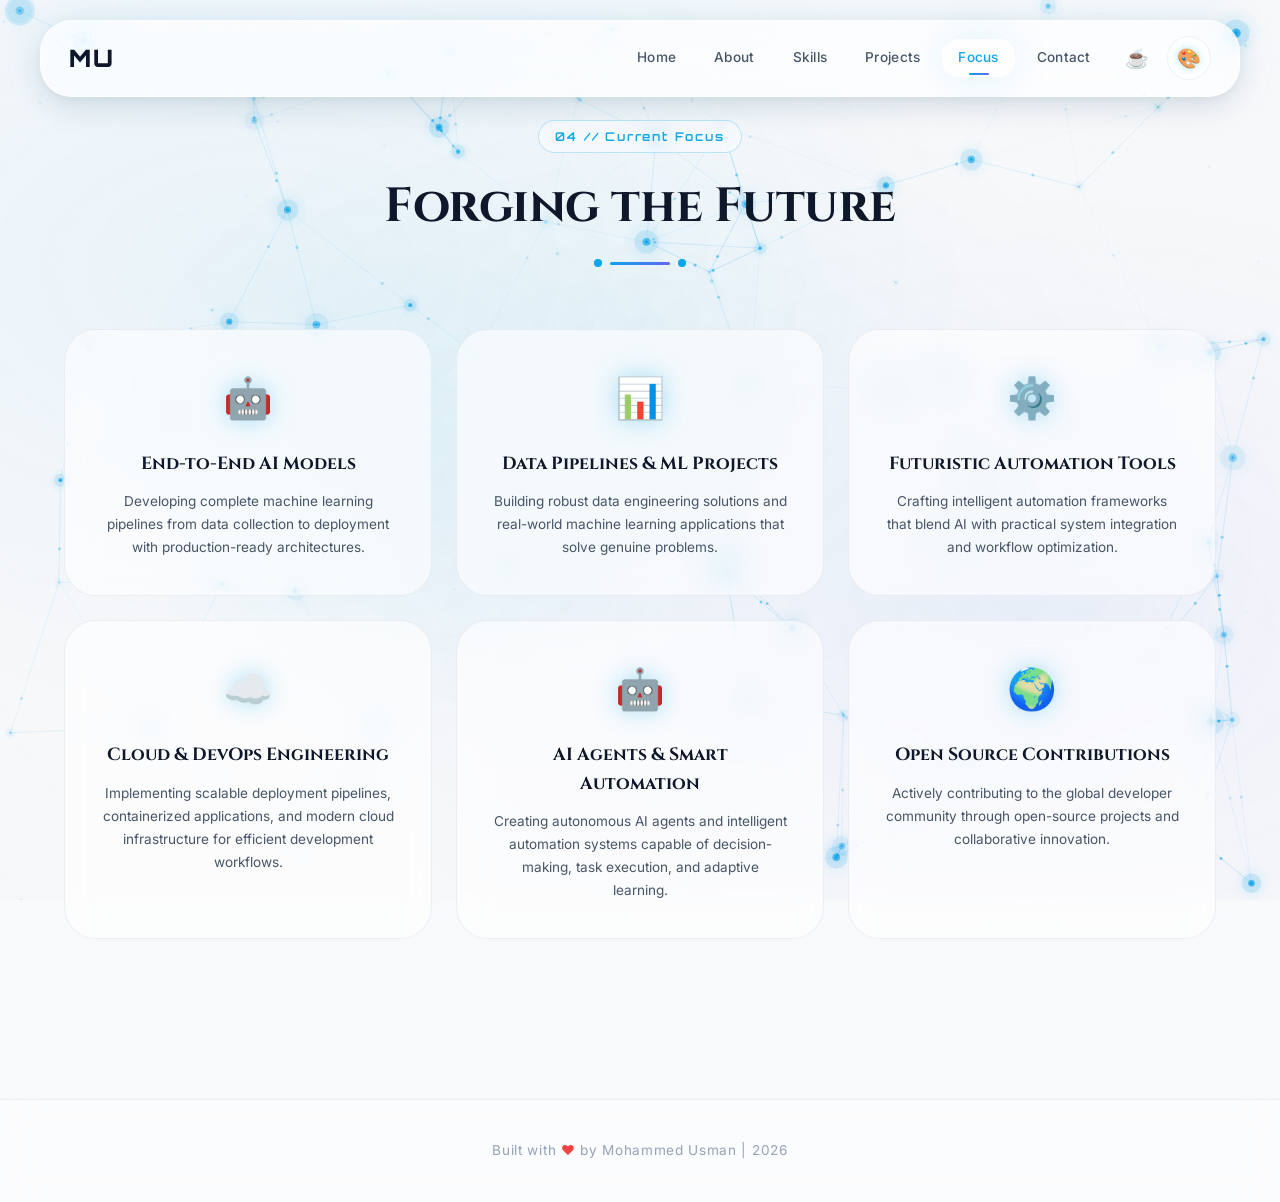
<file: focus.html>
<!DOCTYPE html>
<html lang="en">
<head>
    <meta charset="UTF-8">
    <meta name="viewport" content="width=device-width, initial-scale=1.0, maximum-scale=5.0, user-scalable=yes">
    <title>Focus | Mohammed Usman</title>
    <link rel="preconnect" href="https://fonts.googleapis.com">
    <link rel="preconnect" href="https://fonts.gstatic.com" crossorigin>
    <link href="https://fonts.googleapis.com/css2?family=Cinzel:wght@400;600;700;900&family=Inter:wght@300;400;500;600;700&family=Orbitron:wght@400;500;700;900&display=swap" rel="stylesheet">
    <link rel="stylesheet" href="theme.css">
    <link rel="stylesheet" href="style.css">
</head>
<body>

    <div class="skeleton-loader" id="skeletonLoader">
        <div class="skeleton-prism"></div>
        <div class="skeleton-text">INITIALIZING PRISM...</div>
    </div>

    <div class="bg-canvas">
        <canvas id="particleCanvas"></canvas>
    </div>
    <div class="bg-overlay"></div>
    <div class="bg-noise"></div>

    <nav class="navbar" id="navbar">
        <a href="index.html" class="nav-logo">MU</a>
        <ul class="nav-links" id="navLinks">
            <li><a href="index.html">Home</a></li>
            <li><a href="about.html">About</a></li>
            <li><a href="skills.html">Skills</a></li>
            <li><a href="projects.html">Projects</a></li>
            <li><a href="focus.html">Focus</a></li>
            <li><a href="contact.html">Contact</a></li>
            <li><a href="coffee.html" class="coffee-btn" aria-label="Buy me a coffee"><span>☕</span></a></li>
            <li><button class="theme-toggle" id="themeToggle" aria-label="Toggle theme"><span class="theme-icon">☀️</span></button></li>
        </ul>
        <button class="mobile-menu-btn" id="mobileMenuBtn" aria-label="Toggle menu">
            <span></span>
            <span></span>
            <span></span>
        </button>
    </nav>

    <section class="focus" id="focus" style="padding-top: 120px;">
        <div class="section-header fade-in">
            <span class="section-label">04 // Current Focus</span>
            <h2 class="section-title">Forging the Future</h2>
            <div class="section-divider"></div>
        </div>
        <div class="focus-grid">
            <div class="focus-item fade-in stagger-1">
                <span class="focus-icon">🤖</span>
                <h3>End-to-End AI Models</h3>
                <p>Developing complete machine learning pipelines from data collection to deployment with production-ready architectures.</p>
            </div>
            <div class="focus-item fade-in stagger-2">
                <span class="focus-icon">📊</span>
                <h3>Data Pipelines & ML Projects</h3>
                <p>Building robust data engineering solutions and real-world machine learning applications that solve genuine problems.</p>
            </div>
            <div class="focus-item fade-in stagger-3">
                <span class="focus-icon">⚙️</span>
                <h3>Futuristic Automation Tools</h3>
                <p>Crafting intelligent automation frameworks that blend AI with practical system integration and workflow optimization.</p>
            </div>
            <div class="focus-item fade-in stagger-4">
                <span class="focus-icon">☁️</span>
                <h3>Cloud & DevOps Engineering</h3>
                <p>Implementing scalable deployment pipelines, containerized applications, and modern cloud infrastructure for efficient development workflows.</p>
            </div>
            <div class="focus-item fade-in stagger-5">
                <span class="focus-icon">🤖</span>
                <h3>AI Agents & Smart Automation</h3>
                <p>Creating autonomous AI agents and intelligent automation systems capable of decision-making, task execution, and adaptive learning.</p>
            </div>
            <div class="focus-item fade-in stagger-6">
                <span class="focus-icon">🌍</span>
                <h3>Open Source Contributions</h3>
                <p>Actively contributing to the global developer community through open-source projects and collaborative innovation.</p>
            </div>
        </div>
    </section>

    <footer class="footer">
        <p>Built with <span class="heart">♥</span> by Mohammed Usman | 2026</p>
    </footer>

    <script src="main.js"></script>



</body>
</html>
</file>
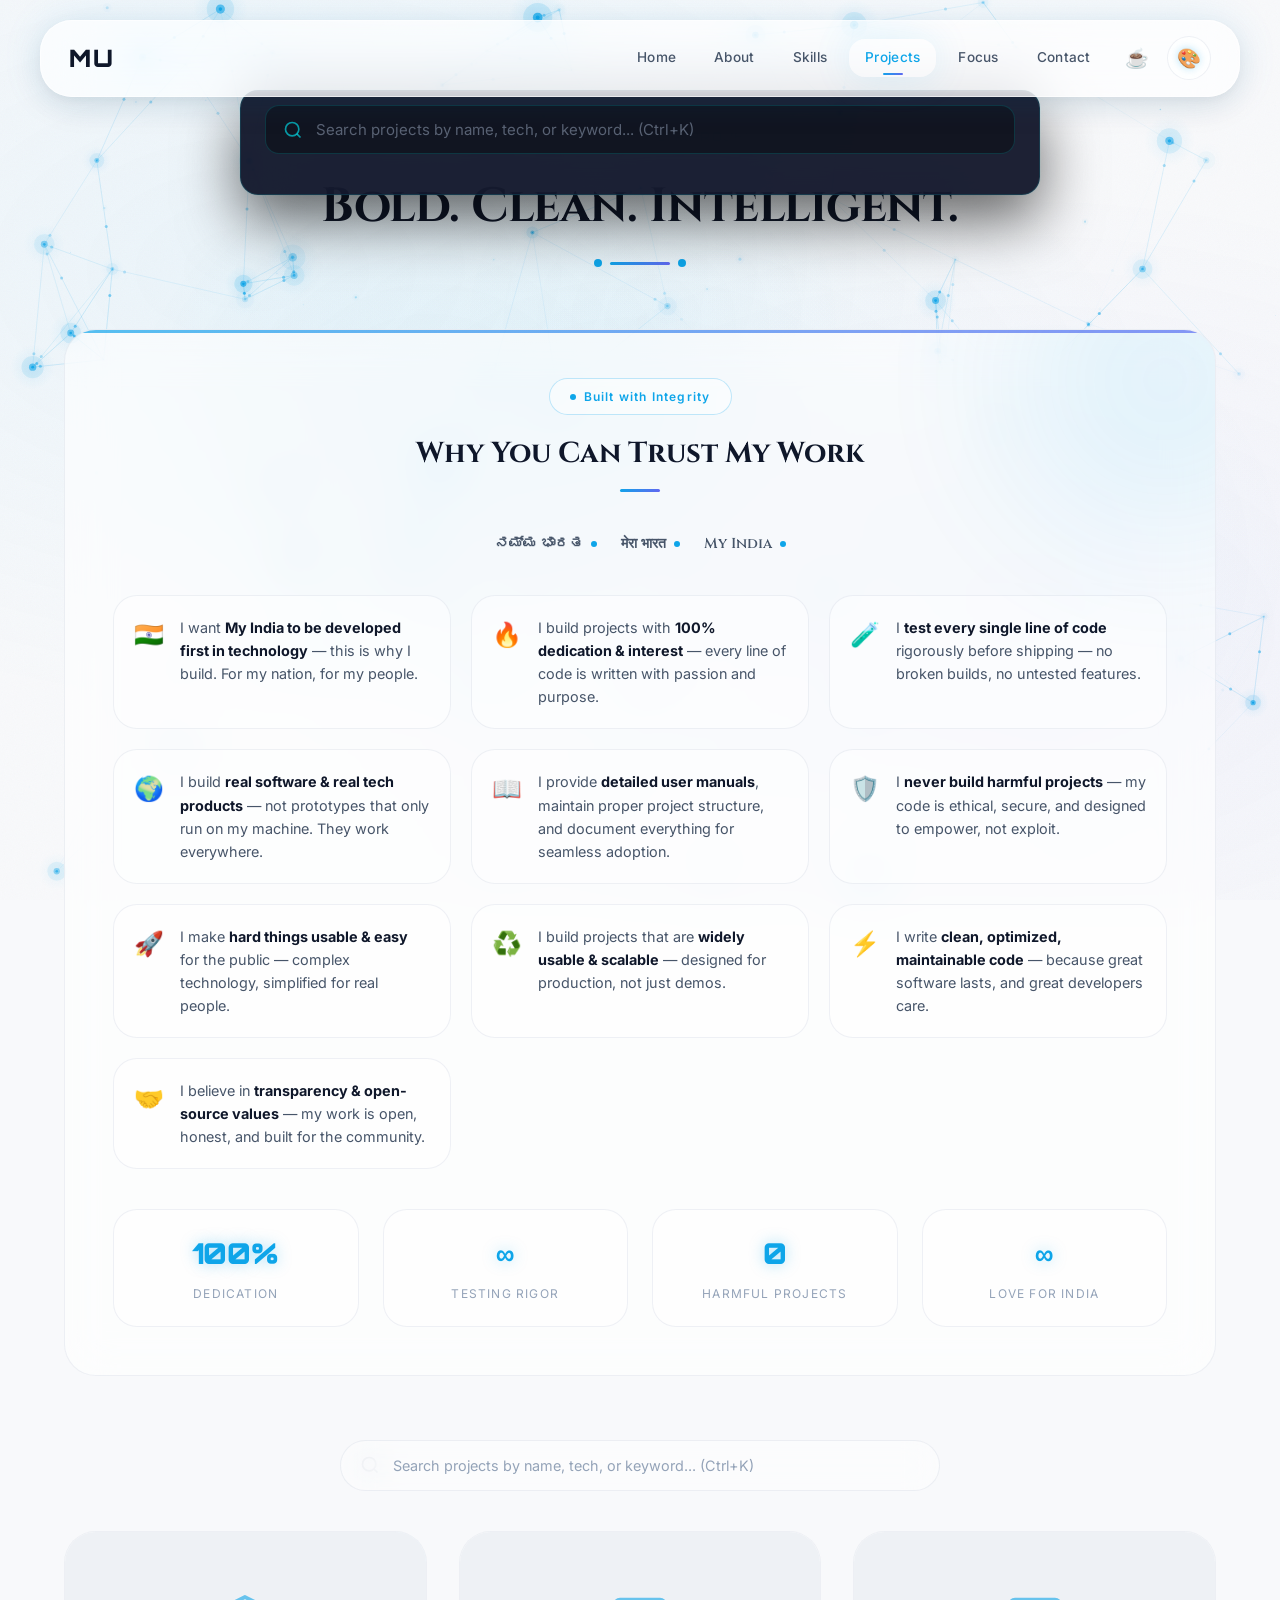
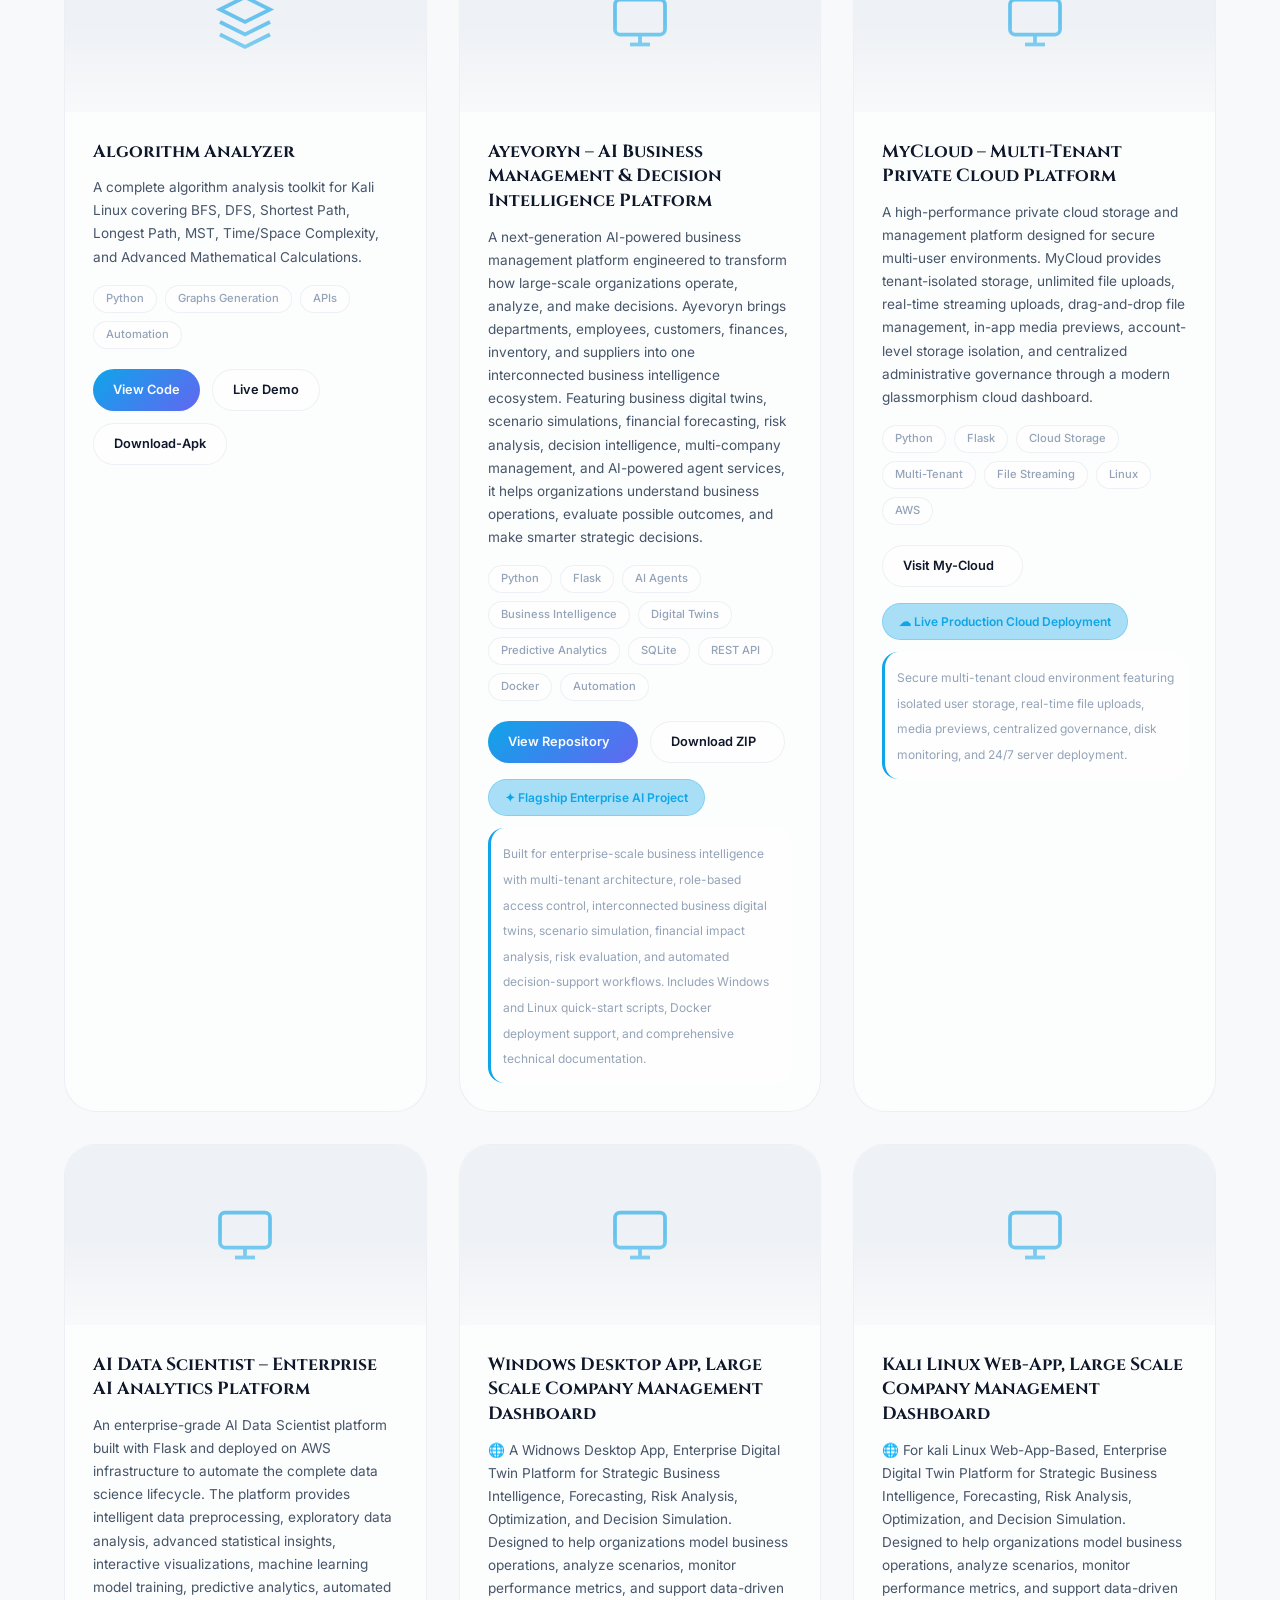
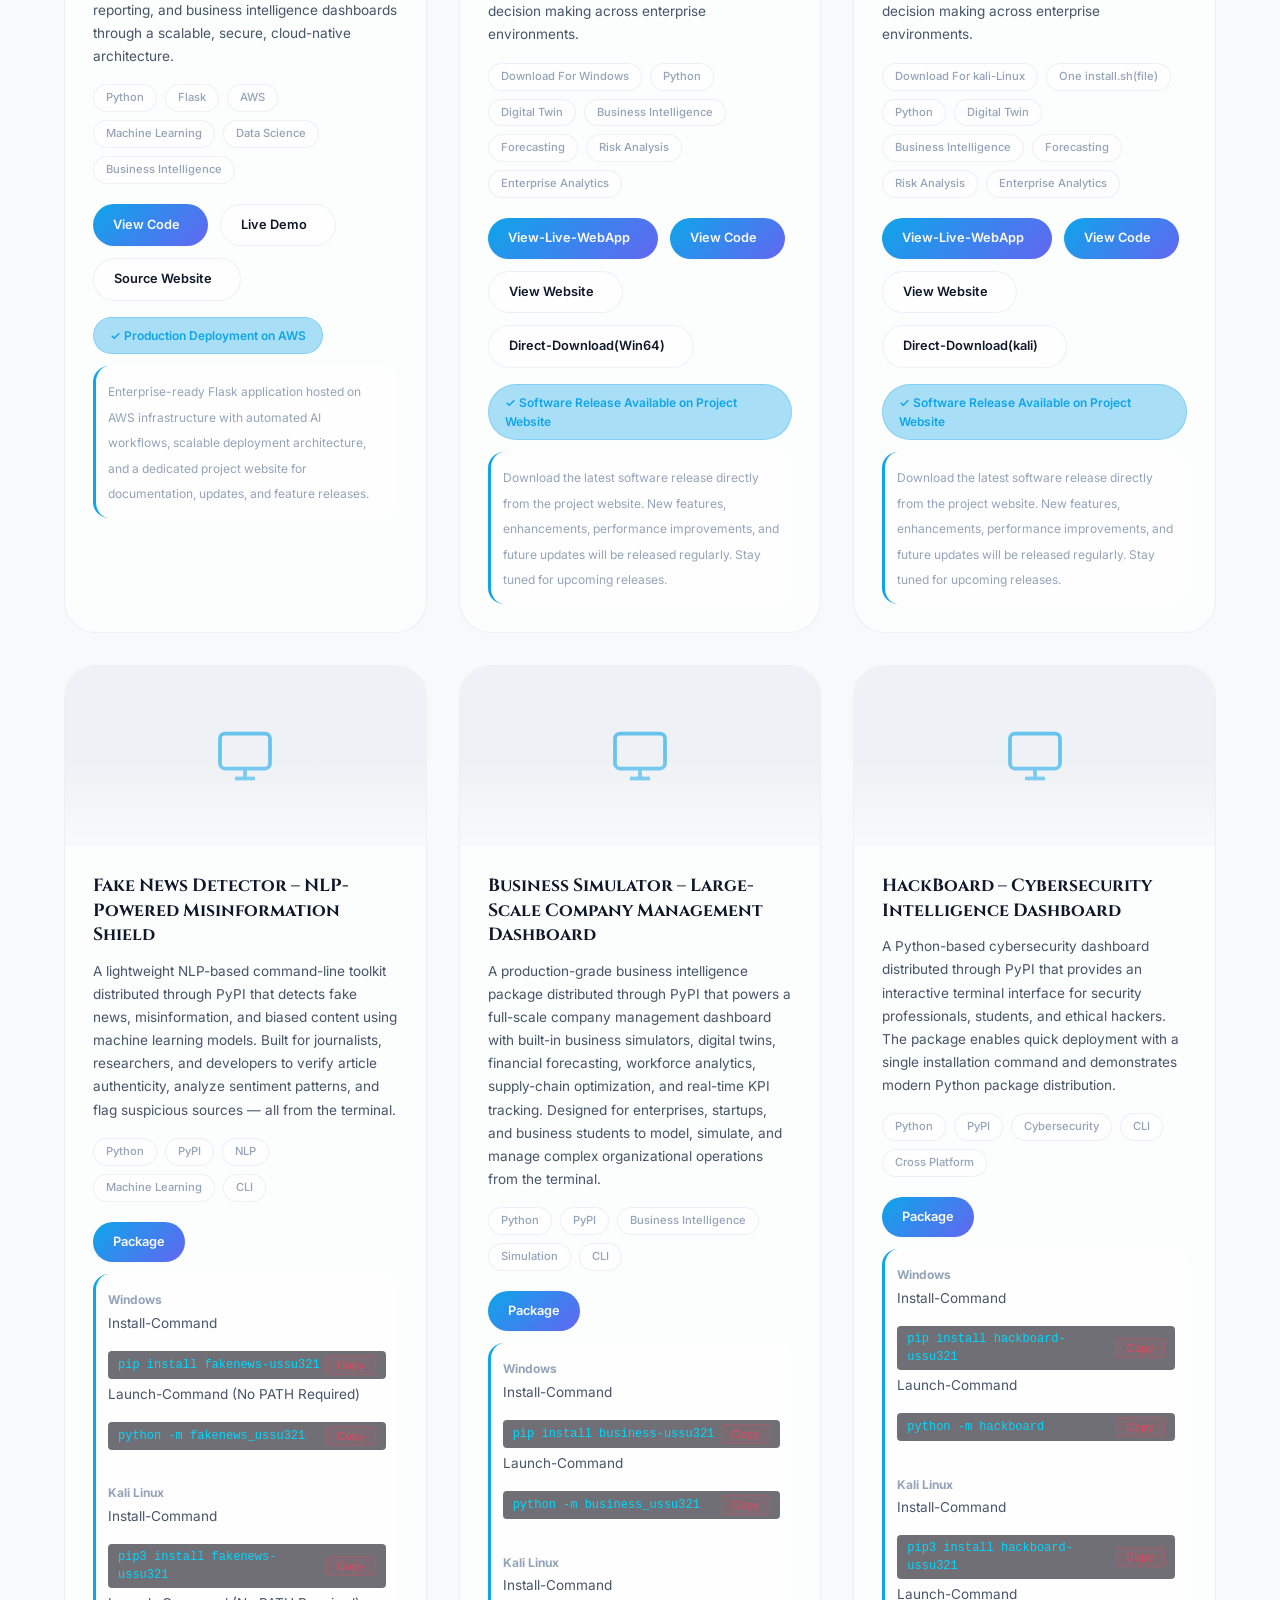
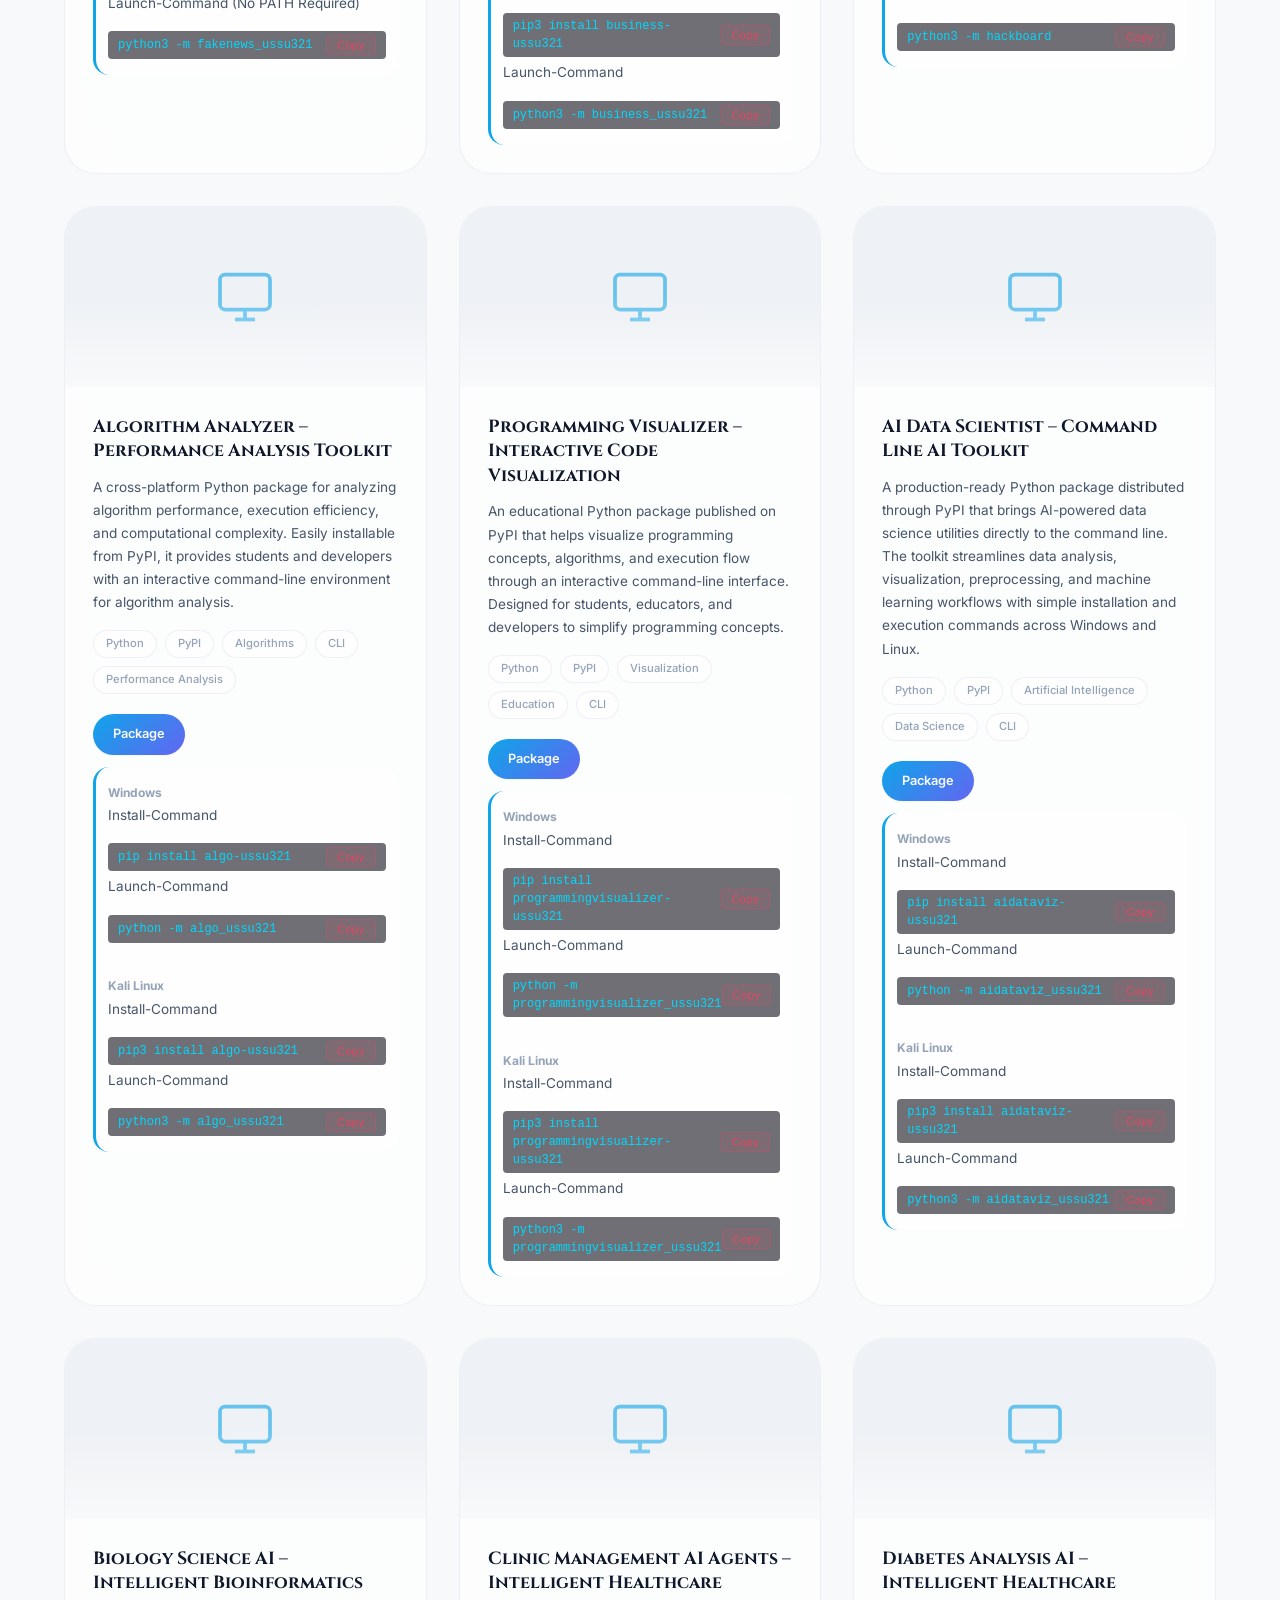
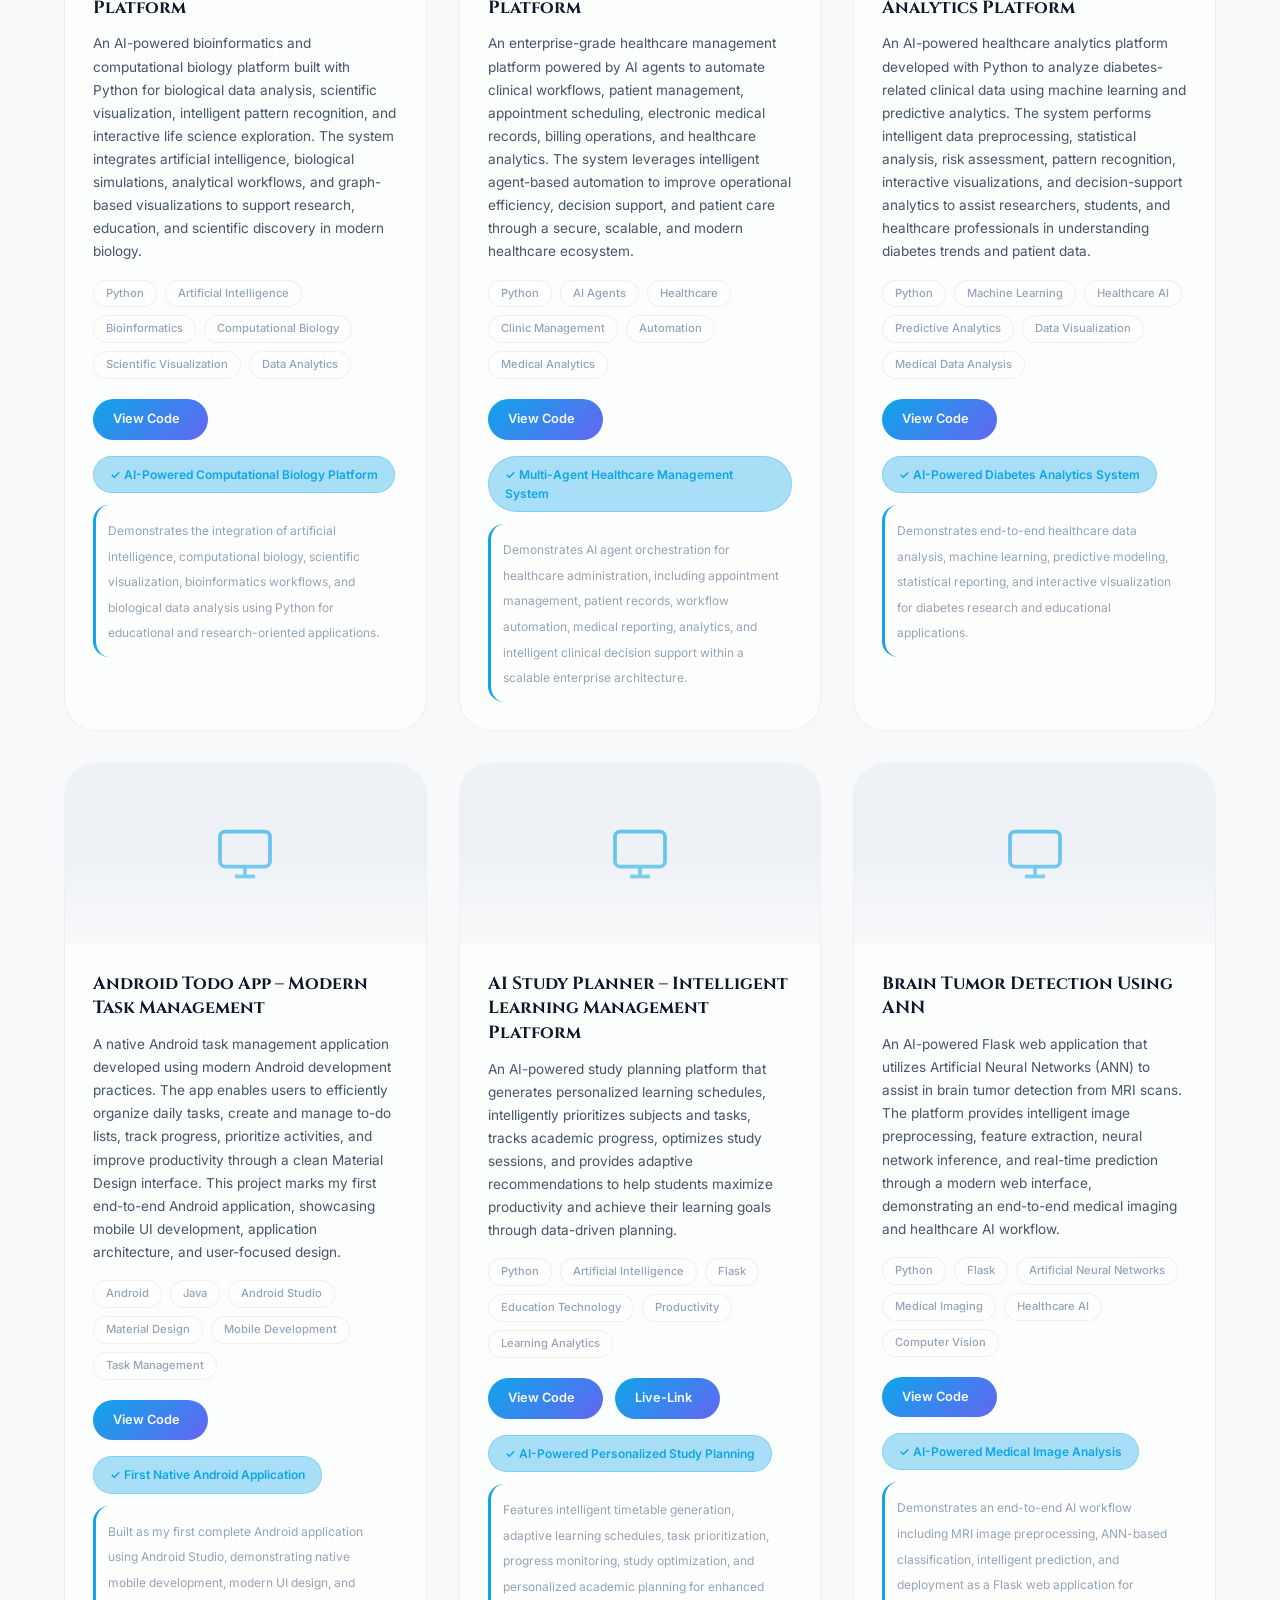
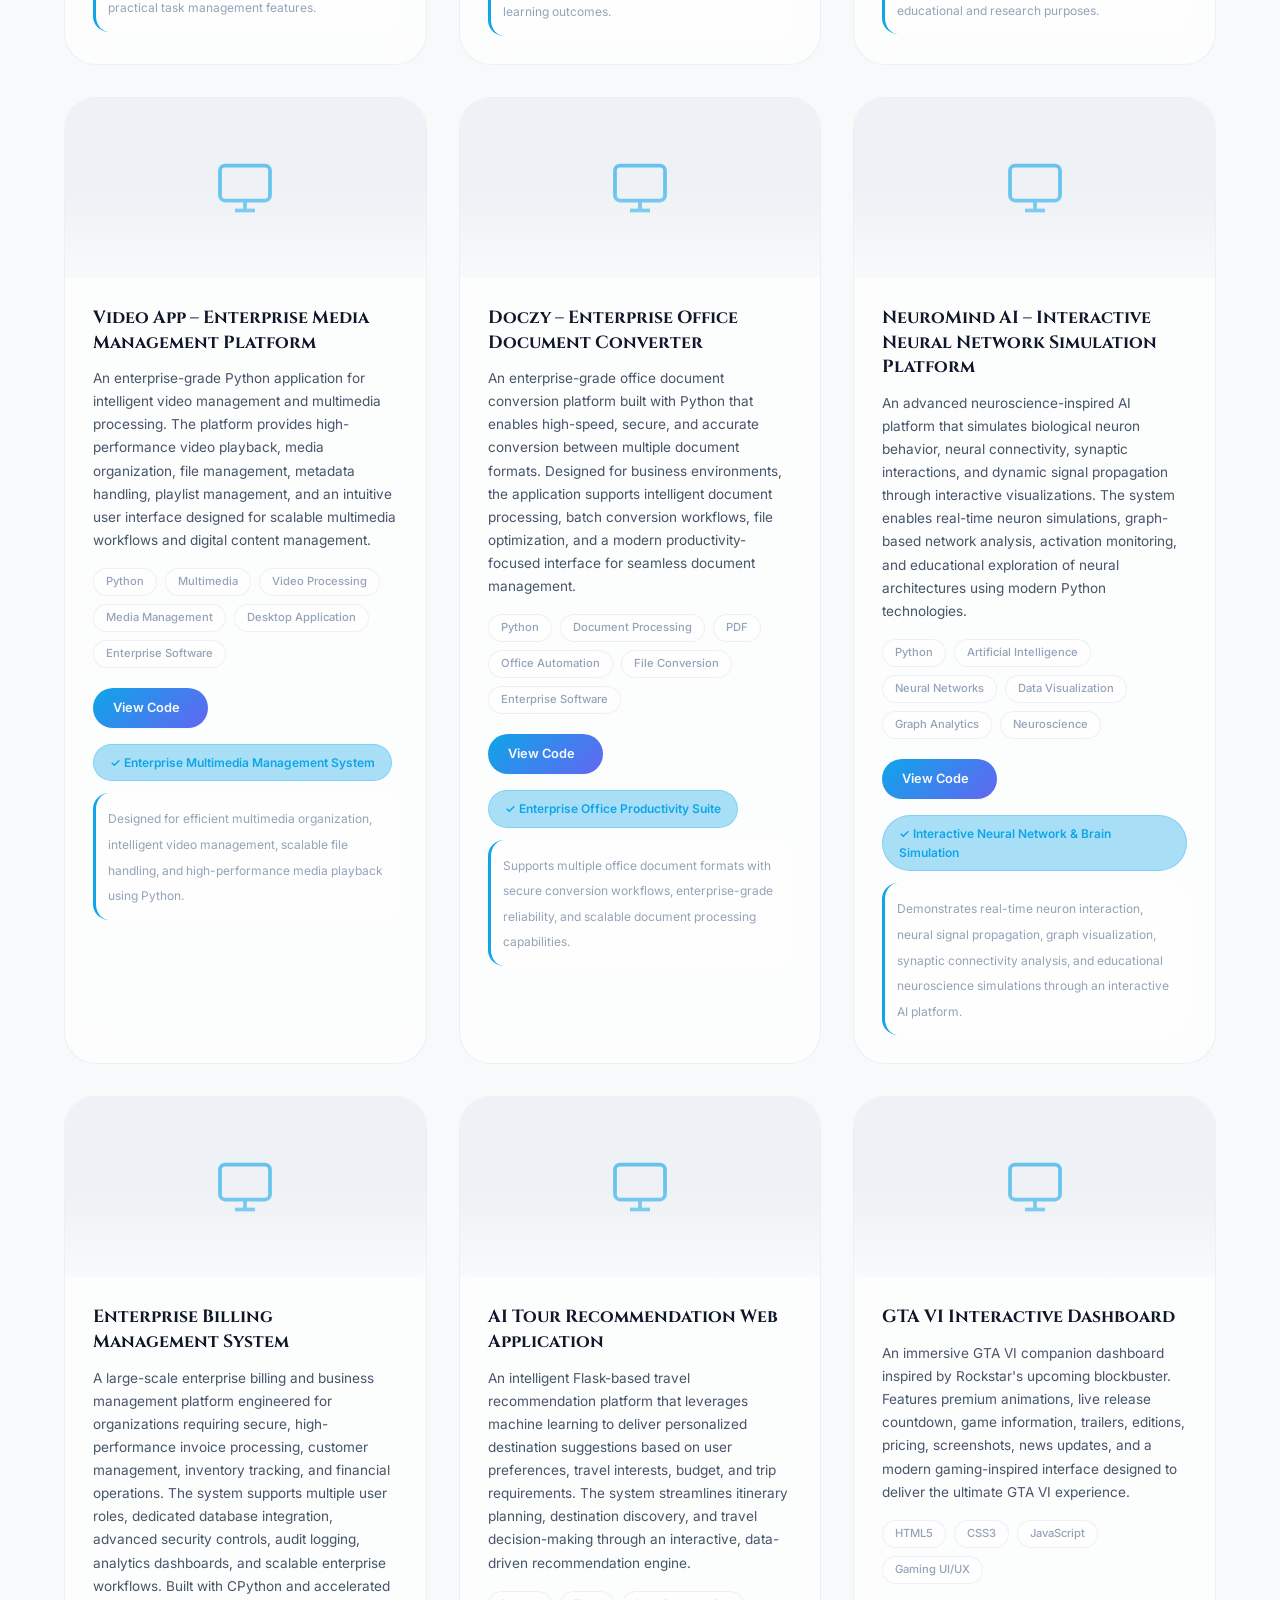
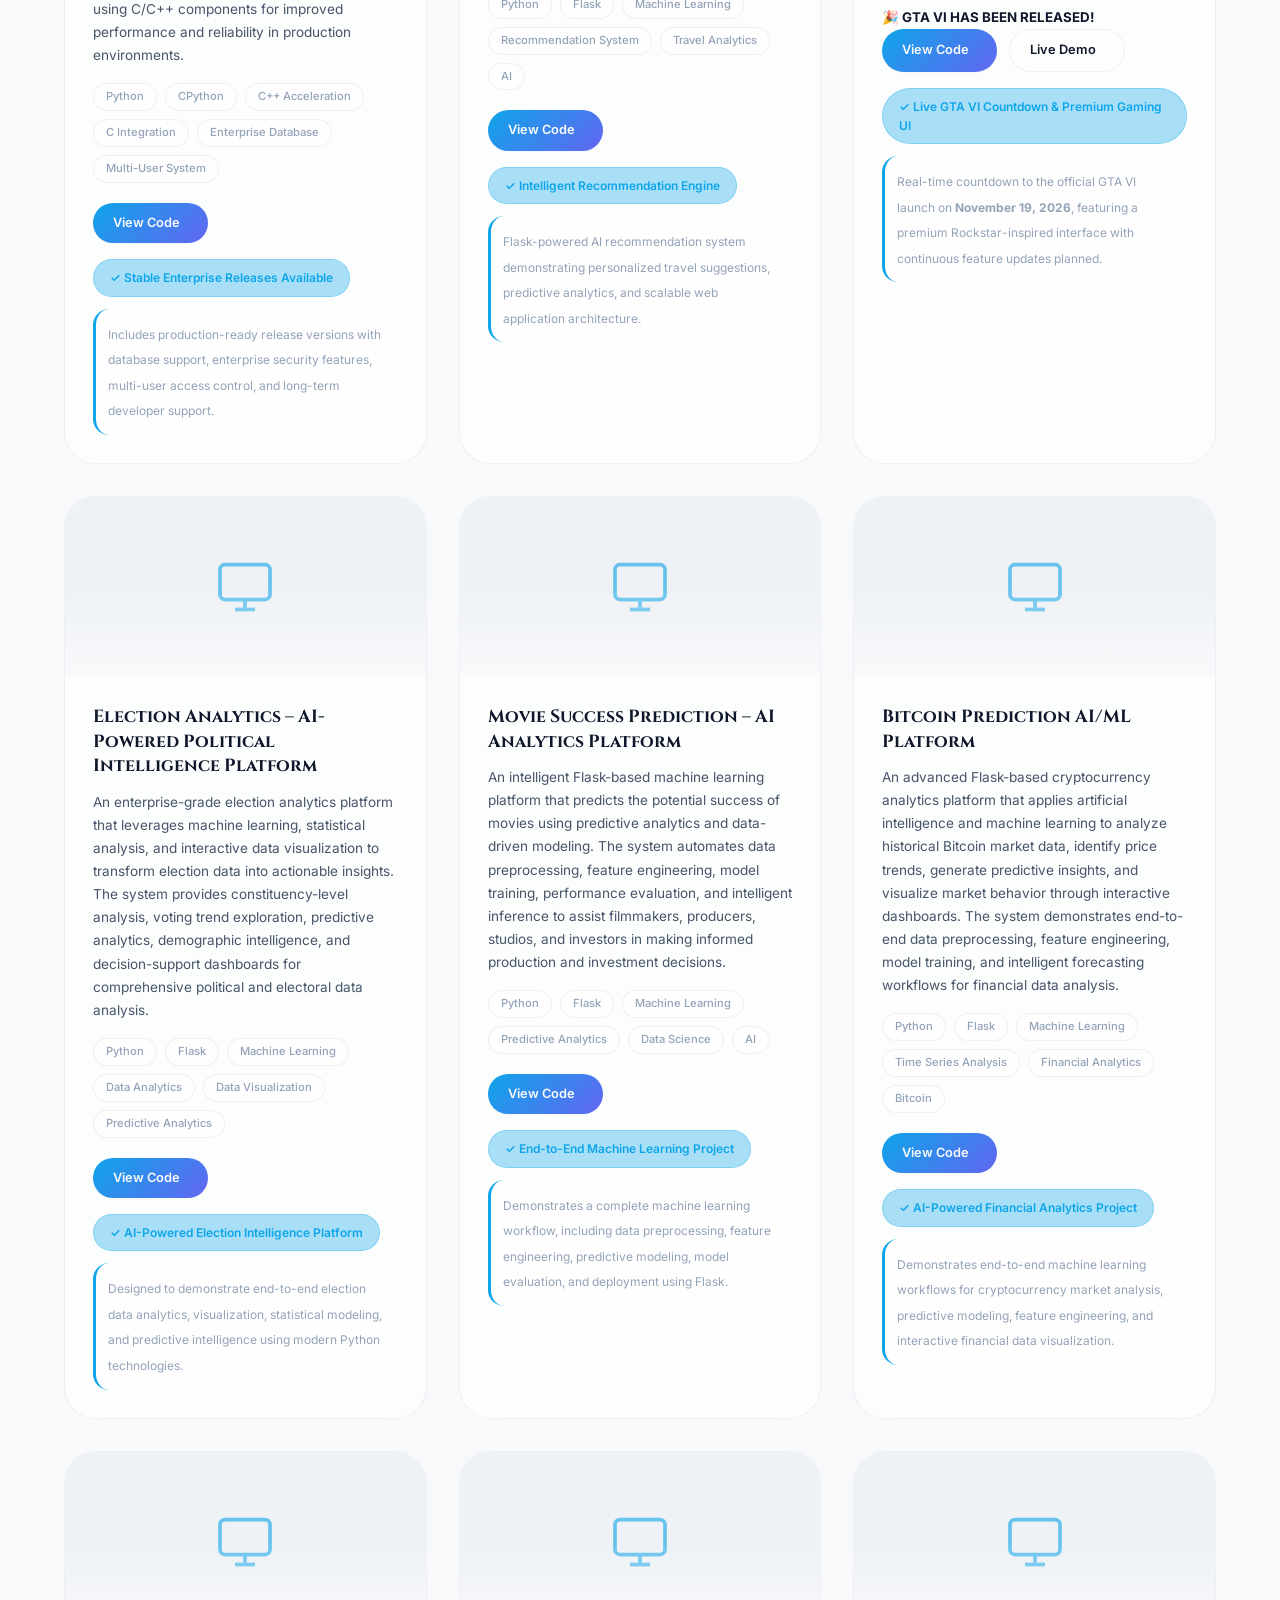
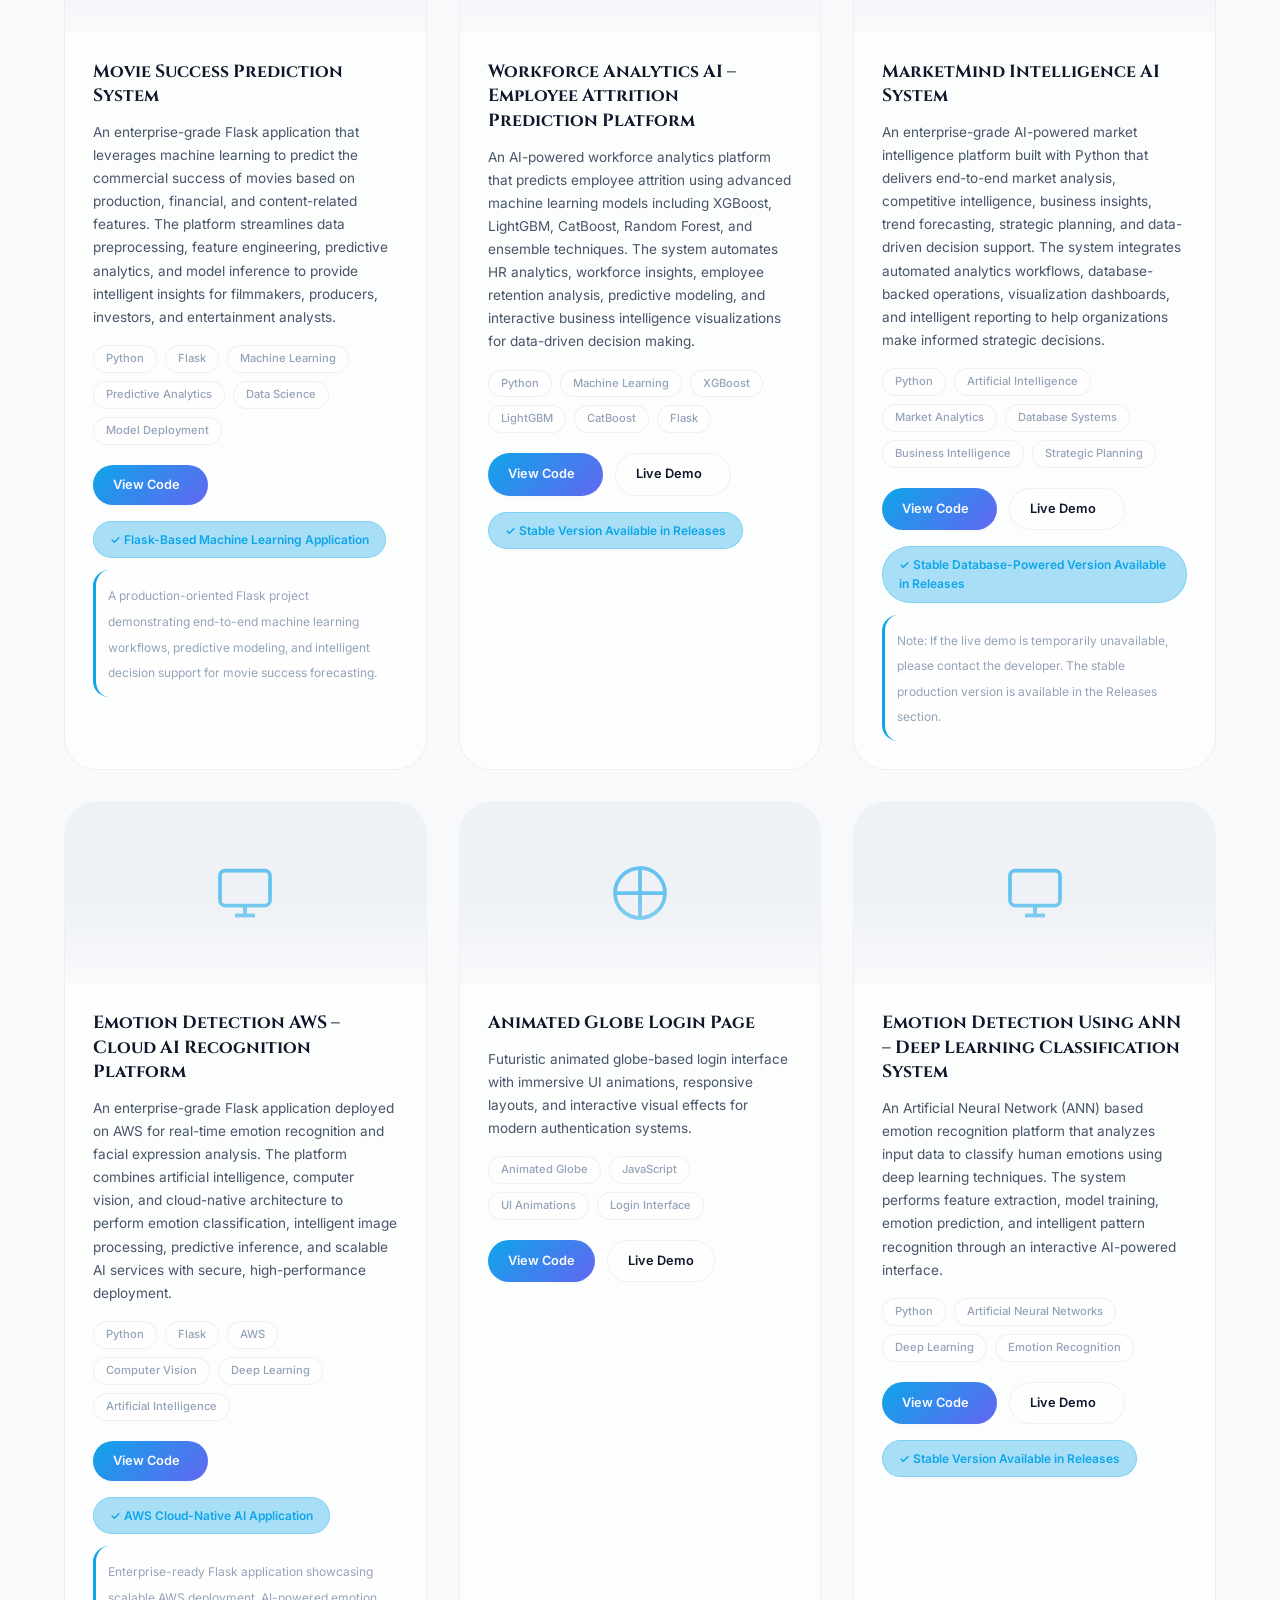
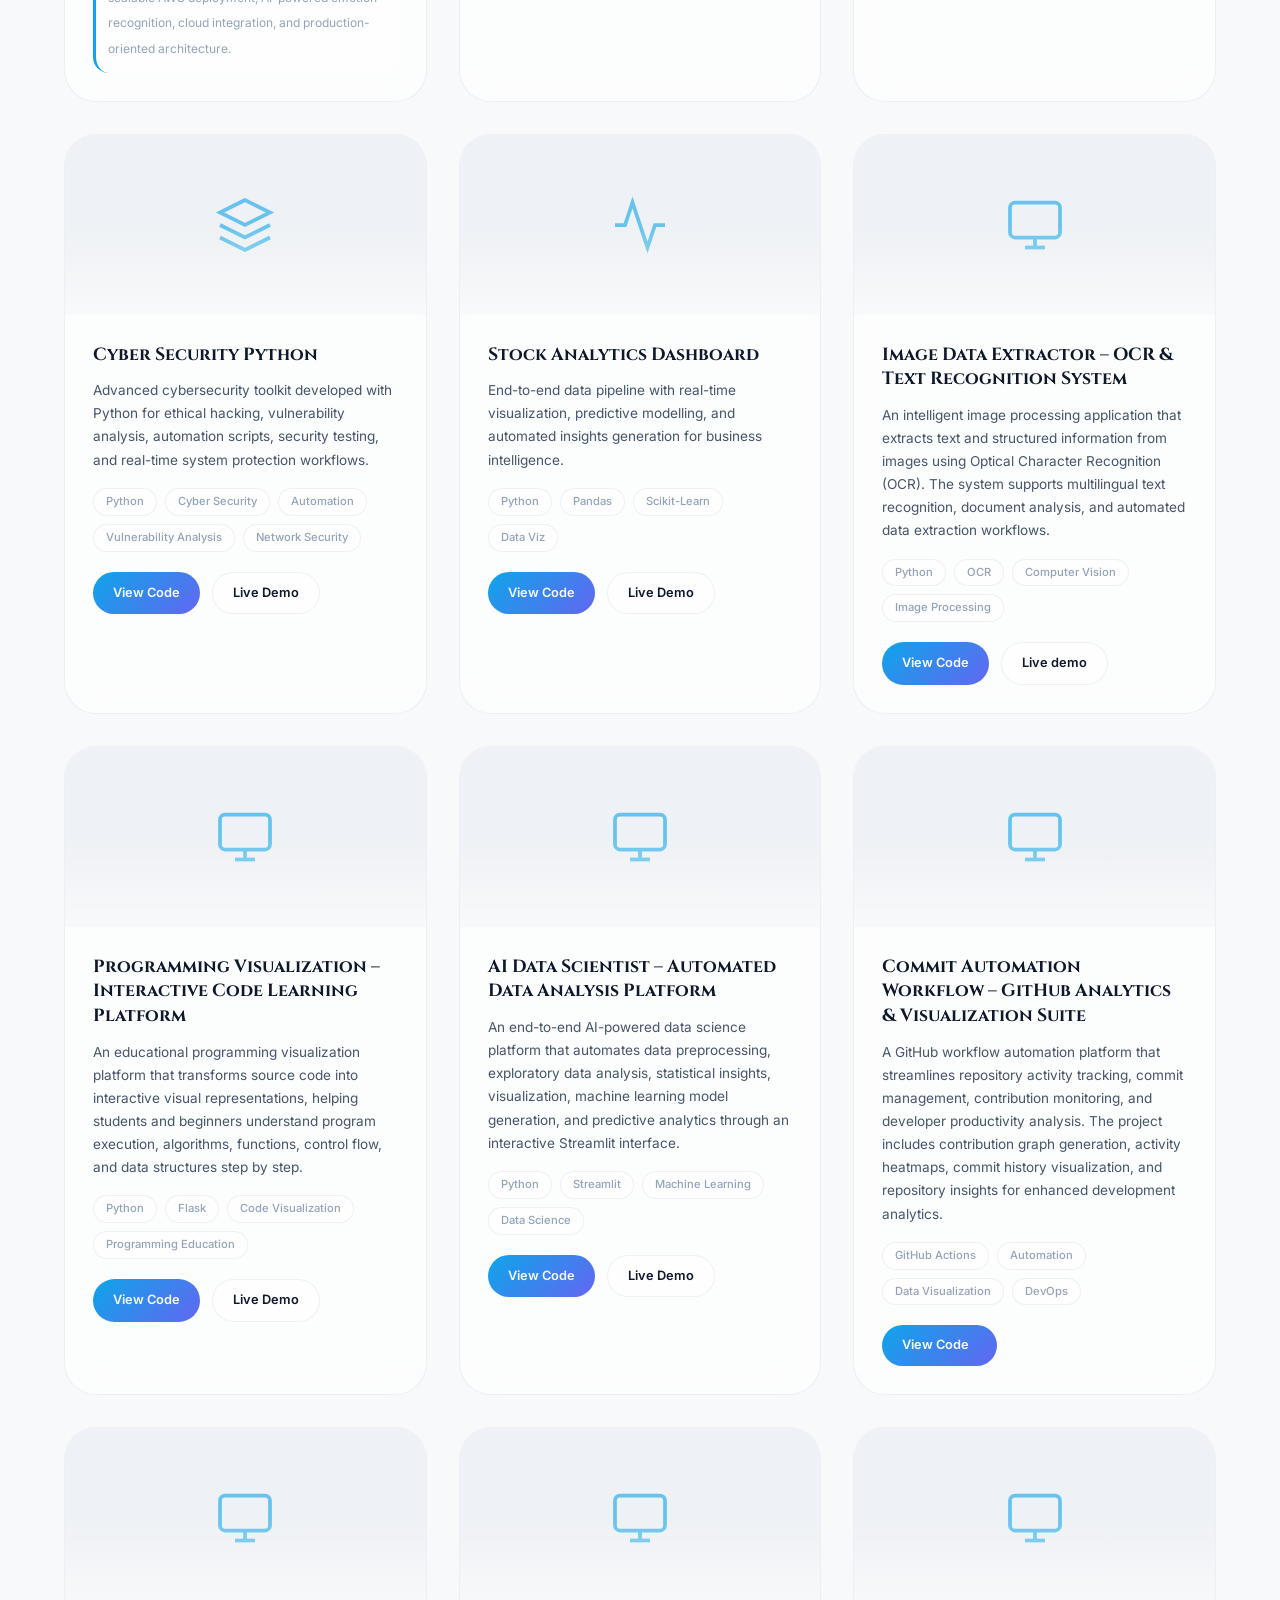
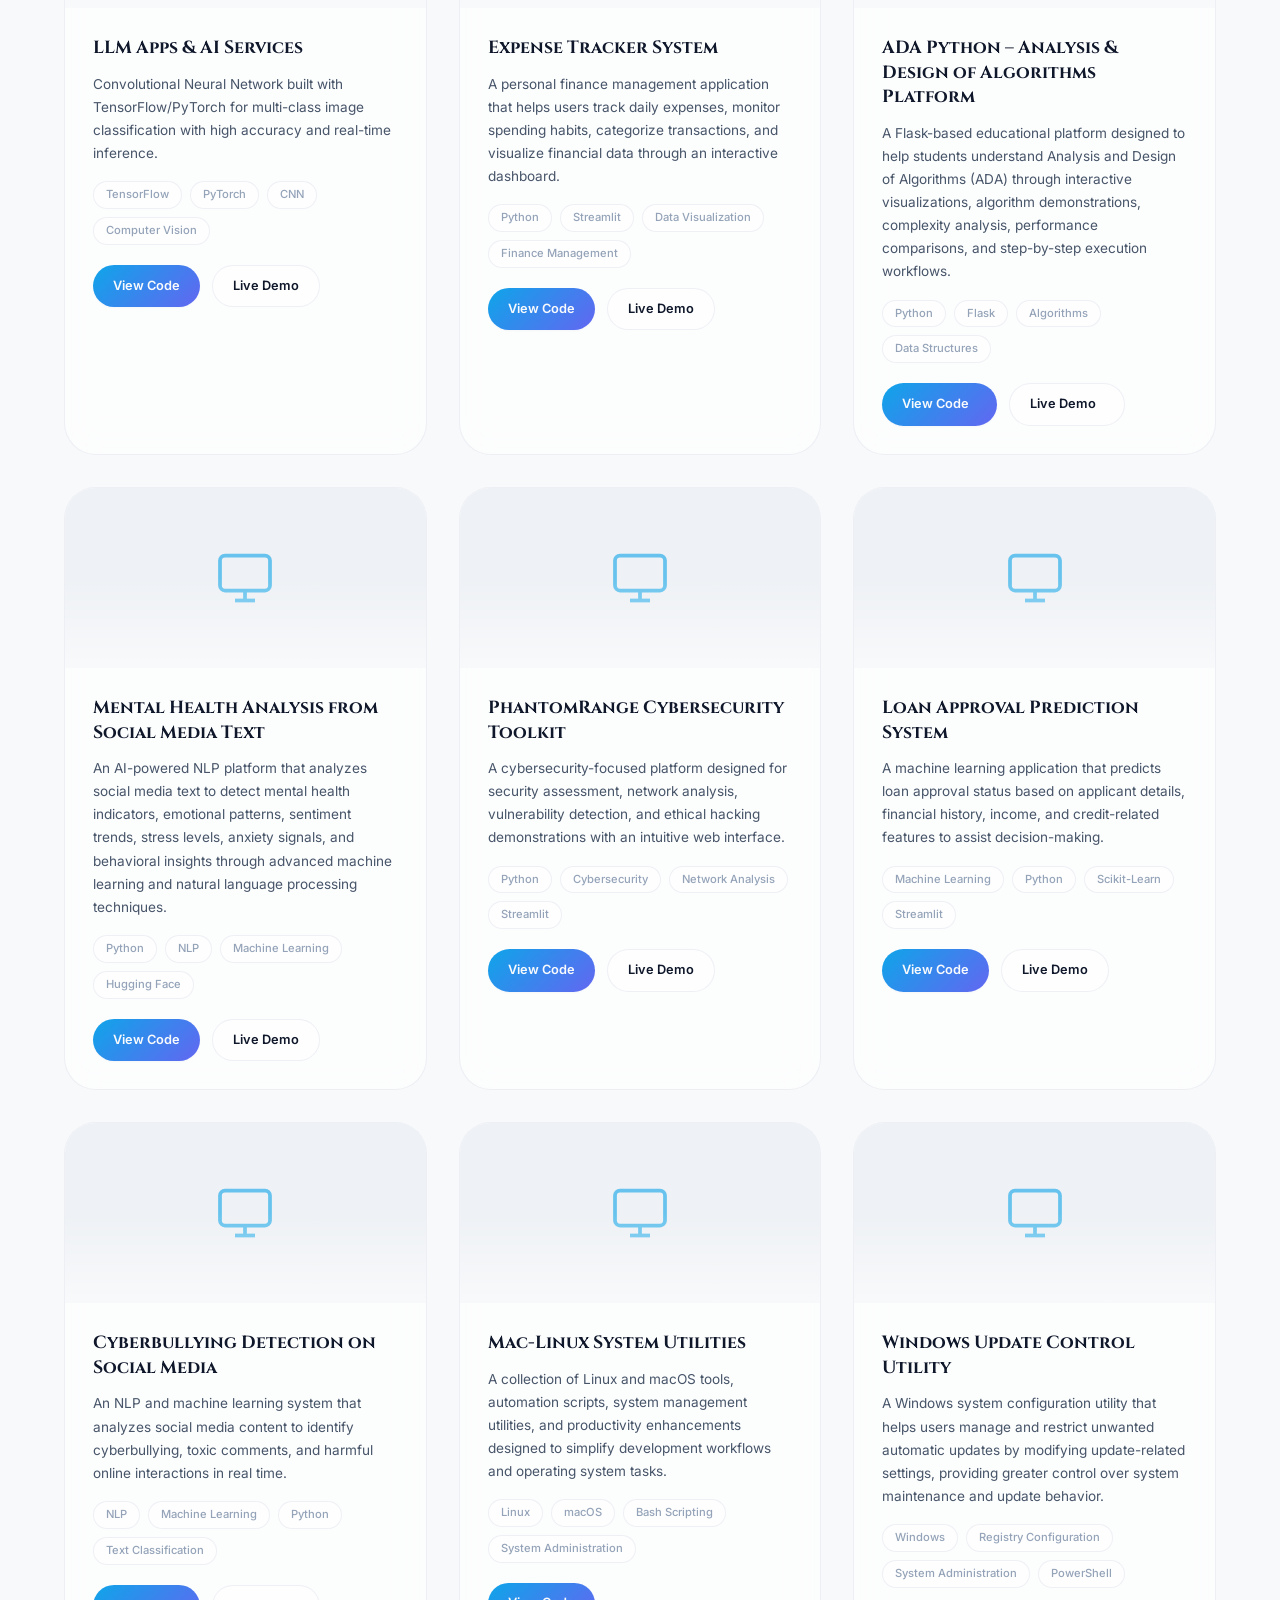
<file: projects.html>
<!DOCTYPE html>
<html lang="en">

<head>
    <meta charset="UTF-8">
    <meta name="viewport" content="width=device-width, initial-scale=1.0, maximum-scale=5.0, user-scalable=yes">
    <title>Projects | Mohammed Usman</title>
    <link rel="preconnect" href="https://fonts.googleapis.com">
    <link rel="preconnect" href="https://fonts.gstatic.com" crossorigin>
    <link
        href="https://fonts.googleapis.com/css2?family=Cinzel:wght@400;600;700;900&family=Inter:wght@300;400;500;600;700&family=Orbitron:wght@400;500;700;900&display=swap"
        rel="stylesheet">
    <link rel="stylesheet" href="theme.css">
    <link rel="stylesheet" href="style.css">
    <style>
        /* ============================================
           FLOATING SEARCH BAR — Theme-Aware Glassmorphism
           ============================================ */
        .floating-search-container {
            position: fixed;
            top: 90px;
            left: 50%;
            width: 90%;
            max-width: 800px;
            z-index: 998;
            padding: 14px 24px;
            background: rgba(10, 15, 35, 0.92);
            backdrop-filter: blur(24px) saturate(180%);
            -webkit-backdrop-filter: blur(24px) saturate(180%);
            border: 1px solid rgba(0, 243, 255, 0.12);
            border-radius: 18px;
            box-shadow: 0 25px 60px rgba(0, 0, 0, 0.6),
                0 0 0 1px rgba(0, 243, 255, 0.05),
                inset 0 1px 0 rgba(255, 255, 255, 0.05);
            transform: translateX(-50%) translateY(-180%);
            opacity: 0;
            transition: transform 0.55s cubic-bezier(0.22, 1, 0.36, 1),
                opacity 0.45s ease,
                box-shadow 0.35s ease;
            pointer-events: none;
            display: flex;
            flex-direction: column;
            align-items: center;
            gap: 8px;
        }

        .floating-search-container.visible {
            transform: translateX(-50%) translateY(0);
            opacity: 1;
            pointer-events: all;
        }

        .floating-search-container.visible:hover {
            box-shadow: 0 30px 70px rgba(0, 0, 0, 0.7),
                0 0 0 1px rgba(0, 243, 255, 0.1),
                0 0 30px rgba(0, 243, 255, 0.08),
                inset 0 1px 0 rgba(255, 255, 255, 0.08);
        }

        .floating-search-wrapper {
            position: relative;
            width: 100%;
            display: flex;
            align-items: center;
        }

        .floating-search-input {
            width: 100%;
            padding: 14px 48px 14px 50px;
            border: 1.5px solid rgba(0, 243, 255, 0.15);
            border-radius: 14px;
            background: rgba(0, 0, 0, 0.35);
            color: #e2e8f0;
            font-family: 'Inter', sans-serif;
            font-size: 15px;
            font-weight: 400;
            outline: none;
            transition: all 0.35s cubic-bezier(0.22, 1, 0.36, 1);
            box-shadow: 0 0 0 rgba(0, 243, 255, 0);
        }

        .floating-search-input::placeholder {
            color: rgba(148, 163, 184, 0.55);
            font-weight: 400;
        }

        .floating-search-input:focus {
            border-color: rgba(0, 243, 255, 0.45);
            background: rgba(0, 0, 0, 0.5);
            box-shadow: 0 0 0 4px rgba(0, 243, 255, 0.08),
                0 0 25px rgba(0, 243, 255, 0.1);
        }

        .floating-search-icon {
            position: absolute;
            left: 18px;
            width: 20px;
            height: 20px;
            color: rgba(0, 243, 255, 0.6);
            pointer-events: none;
            z-index: 2;
            transition: color 0.3s ease;
        }

        .floating-search-input:focus~.floating-search-icon {
            color: rgba(0, 243, 255, 0.9);
        }

        .floating-search-clear {
            position: absolute;
            right: 14px;
            background: rgba(255, 255, 255, 0.07);
            border: none;
            color: rgba(226, 232, 240, 0.6);
            width: 30px;
            height: 30px;
            border-radius: 50%;
            display: flex;
            align-items: center;
            justify-content: center;
            cursor: pointer;
            font-size: 13px;
            font-weight: 600;
            transition: all 0.25s cubic-bezier(0.22, 1, 0.36, 1);
            opacity: 0;
            transform: scale(0.8);
            pointer-events: none;
        }

        .floating-search-clear.visible {
            opacity: 1;
            transform: scale(1);
            pointer-events: all;
        }

        .floating-search-clear:hover {
            background: rgba(255, 255, 255, 0.15);
            color: #fff;
            transform: scale(1.1) rotate(90deg);
        }

        .floating-search-results-count {
            font-family: 'Inter', sans-serif;
            font-size: 12px;
            color: rgba(0, 243, 255, 0.75);
            font-weight: 500;
            letter-spacing: 0.3px;
            opacity: 0;
            transition: opacity 0.3s ease;
            height: 18px;
        }

        .floating-search-results-count.visible {
            opacity: 1;
        }

        /* Responsive adjustments */
        @media (max-width: 768px) {
            .floating-search-container {
                top: 80px;
                width: 94%;
                padding: 12px 16px;
                border-radius: 14px;
            }

            .floating-search-input {
                font-size: 14px;
                padding: 12px 42px 12px 44px;
            }

            .floating-search-icon {
                left: 15px;
                width: 18px;
                height: 18px;
            }

            .floating-search-clear {
                width: 26px;
                height: 26px;
                font-size: 12px;
            }
        }

        @media (max-width: 480px) {
            .floating-search-container {
                top: 75px;
                width: 96%;
                padding: 10px 12px;
                border-radius: 12px;
            }

            .floating-search-input {
                font-size: 13px;
                padding: 10px 38px 10px 40px;
            }
        }
    </style>

    <base target="_blank">
</head>

<body>

    <div class="skeleton-loader" id="skeletonLoader">
        <div class="skeleton-prism"></div>
        <div class="skeleton-text">INITIALIZING PRISM...</div>
    </div>

    <div class="bg-canvas">
        <canvas id="particleCanvas"></canvas>
    </div>
    <div class="bg-overlay"></div>
    <div class="bg-noise"></div>

    <nav class="navbar" id="navbar">
        <a href="index.html" class="nav-logo">MU</a>
        <ul class="nav-links" id="navLinks">
            <li><a href="index.html">Home</a></li>
            <li><a href="about.html">About</a></li>
            <li><a href="skills.html">Skills</a></li>
            <li><a href="projects.html">Projects</a></li>
            <li><a href="focus.html">Focus</a></li>
            <li><a href="contact.html">Contact</a></li>
            <li><a href="coffee.html" class="coffee-btn" aria-label="Buy me a coffee"><span>☕</span></a></li>
            <li><button class="theme-toggle" id="themeToggle" aria-label="Toggle theme"><span
                        class="theme-icon">☀️</span></button></li>
        </ul>
        <button class="mobile-menu-btn" id="mobileMenuBtn" aria-label="Toggle menu">
            <span></span>
            <span></span>
            <span></span>
        </button>
    </nav>

    <!-- Floating Search Bar -->
    <div class="floating-search-container" id="floatingSearchContainer">
        <div class="floating-search-wrapper">
            <svg class="floating-search-icon" viewBox="0 0 24 24" fill="none" stroke="currentColor" stroke-width="2">
                <circle cx="11" cy="11" r="8" />
                <path d="m21 21-4.35-4.35" />
            </svg>
            <input type="text" class="floating-search-input" id="floatingProjectSearch"
                placeholder="Search projects by name, tech, or keyword... (Ctrl+K)" autocomplete="off">
            <button class="floating-search-clear" id="floatingSearchClear" aria-label="Clear search">✕</button>
        </div>
        <div class="floating-search-results-count" id="floatingSearchResultsCount"></div>
    </div>



    <section class="projects" id="projects" style="padding-top: 120px;">
        <div class="section-header fade-in">
            <span class="section-label">03 // My Aura of Work(PROJECTS)</span>
            <h2 class="section-title">Bold. Clean. Intelligent.</h2>
            <div class="section-divider"></div>
        </div>


        <!-- Trust & Philosophy Section -->
        <div class="trust-section fade-in stagger-1" id="trustSection">
            <div class="trust-card">
                <div class="trust-edge"></div>
                <div class="trust-glow"></div>

                <div class="trust-header">
                    <span class="trust-badge">
                        <span class="trust-pulse"></span>
                        Built with Integrity
                    </span>
                    <h3 class="trust-title">Why You Can Trust My Work</h3>
                    <div class="trust-divider"></div>
                </div>

                <div class="trust-identity">
                    <div class="identity-line kannada">
                        <span class="identity-lang">ನಮ್ಮ ಭಾರತ</span>
                        <span class="identity-dot"></span>
                    </div>
                    <div class="identity-line hindi">
                        <span class="identity-lang">मेरा भारत</span>
                        <span class="identity-dot"></span>
                    </div>
                    <div class="identity-line english">
                        <span class="identity-lang">My India</span>
                        <span class="identity-dot"></span>
                    </div>
                </div>

                <div class="trust-manifesto">
                    <div class="manifesto-item" data-index="7">
                        <div class="manifesto-icon">🇮🇳</div>
                        <p>I want <strong>My India to be developed first in technology</strong> — this is why I build.
                            For my nation, for my people.</p>
                    </div>
                    <div class="manifesto-item" data-index="1">
                        <div class="manifesto-icon">🔥</div>
                        <p>I build projects with <strong>100% dedication & interest</strong> — every line of code is
                            written with passion and purpose.</p>
                    </div>
                    <div class="manifesto-item" data-index="2">
                        <div class="manifesto-icon">🧪</div>
                        <p>I <strong>test every single line of code</strong> rigorously before shipping — no broken
                            builds, no untested features.</p>
                    </div>
                    <div class="manifesto-item" data-index="3">
                        <div class="manifesto-icon">🌍</div>
                        <p>I build <strong>real software & real tech products</strong> — not prototypes that only run on
                            my machine. They work everywhere.</p>
                    </div>
                    <div class="manifesto-item" data-index="4">
                        <div class="manifesto-icon">📖</div>
                        <p>I provide <strong>detailed user manuals</strong>, maintain proper project structure, and
                            document everything for seamless adoption.</p>
                    </div>
                    <div class="manifesto-item" data-index="5">
                        <div class="manifesto-icon">🛡️</div>
                        <p>I <strong>never build harmful projects</strong> — my code is ethical, secure, and designed to
                            empower, not exploit.</p>
                    </div>
                    <div class="manifesto-item" data-index="6">
                        <div class="manifesto-icon">🚀</div>
                        <p>I make <strong>hard things usable & easy</strong> for the public — complex technology,
                            simplified for real people.</p>
                    </div>

                    <div class="manifesto-item" data-index="8">
                        <div class="manifesto-icon">♻️</div>
                        <p>I build projects that are <strong>widely usable & scalable</strong> — designed for
                            production, not just demos.</p>
                    </div>
                    <div class="manifesto-item" data-index="9">
                        <div class="manifesto-icon">⚡</div>
                        <p>I write <strong>clean, optimized, maintainable code</strong> — because great software lasts,
                            and great developers care.</p>
                    </div>
                    <div class="manifesto-item" data-index="10">
                        <div class="manifesto-icon">🤝</div>
                        <p>I believe in <strong>transparency & open-source values</strong> — my work is open, honest,
                            and built for the community.</p>
                    </div>
                </div>

                <div class="trust-footer">
                    <div class="trust-stat">
                        <span class="trust-stat-number">100%</span>
                        <span class="trust-stat-label">Dedication</span>
                    </div>
                    <div class="trust-stat">
                        <span class="trust-stat-number">∞</span>
                        <span class="trust-stat-label">Testing Rigor</span>
                    </div>
                    <div class="trust-stat">
                        <span class="trust-stat-number">0</span>
                        <span class="trust-stat-label">Harmful Projects</span>
                    </div>
                    <div class="trust-stat">
                        <span class="trust-stat-number">∞</span>
                        <span class="trust-stat-label">Love for India</span>
                    </div>
                </div>
            </div>
        </div>

        <!-- Search Bar -->
        <div class="search-container fade-in stagger-1">
            <div class="search-wrapper">
                <svg class="search-icon" viewBox="0 0 24 24" fill="none" stroke="currentColor" stroke-width="2">
                    <circle cx="11" cy="11" r="8" />
                    <path d="m21 21-4.35-4.35" />
                </svg>
                <input type="text" class="search-input" id="projectSearch"
                    placeholder="Search projects by name, tech, or keyword... (Ctrl+K)" autocomplete="off">
                <button class="search-clear" id="searchClear" aria-label="Clear search">✕</button>
            </div>
            <div class="search-results-count" id="searchResultsCount"></div>
        </div>

        <!-- No Results State -->
        <div class="no-results" id="noResults">
            <div class="no-results-icon">🔍</div>
            <h3>No Projects Found</h3>
            <p>Try a different search term</p>
        </div>

        <div class="projects-grid">
            <!-- Project 1 -->
            <div class="project-card fade-in stagger-1">
                <div class="glow-orb"></div>
                <div class="project-image">
                    <svg viewBox="0 0 24 24">
                        <path d="M12 2L2 7l10 5 10-5-10-5zM2 17l10 5 10-5M2 12l10 5 10-5" />
                    </svg>
                </div>
                <div class="project-content">
                    <h3>Algorithm Analyzer</h3>
                    <p>A complete algorithm analysis toolkit for Kali Linux covering BFS, DFS, Shortest Path, Longest
                        Path, MST, Time/Space Complexity, and Advanced Mathematical Calculations.</p>
                    <div class="project-tech">
                        <span>Python</span>
                        <span>Graphs Generation</span>
                        <span>APIs</span>
                        <span>Automation</span>
                    </div>
                    <div class="project-links">
                        <a href="https://github.com/ussu321/Analysis-of-Algorithms" target="_blank"
                            rel="noopener noreferrer" class="btn-view">View Code<span class="wave"></span></a>
                        <a href="https://algorithmanalyzer-usman.duckdns.org/" target="_blank" rel="noopener noreferrer"
                            class="btn-code">Live Demo<span class="wave"></span></a>
                        <a href="https://github.com/issu321/issu321/raw/refs/heads/main/%20Algo-Viz.apk" target="_blank" rel="noopener noreferrer"
                            class="btn-code">Download-Apk<span class="wave"></span></a>
                    </div>
                </div>
            </div>

            <!-- Project 57 -->
<div class="project-card fade-in stagger-57">
    <div class="project-image">
        <svg viewBox="0 0 24 24">
            <rect x="2" y="3" width="20" height="14" rx="2" ry="2"/>
            <line x1="8" y1="21" x2="16" y2="21"/>
            <line x1="12" y1="17" x2="12" y2="21"/>
        </svg>
    </div>

    <div class="project-content">
        <h3>Ayevoryn – AI Business Management & Decision Intelligence Platform</h3>

        <p>
            A next-generation AI-powered business management platform engineered
            to transform how large-scale organizations operate, analyze, and
            make decisions. Ayevoryn brings departments, employees, customers,
            finances, inventory, and suppliers into one interconnected business
            intelligence ecosystem. Featuring business digital twins, scenario
            simulations, financial forecasting, risk analysis, decision
            intelligence, multi-company management, and AI-powered agent
            services, it helps organizations understand business operations,
            evaluate possible outcomes, and make smarter strategic decisions.
        </p>

        <div class="project-tech">
            <span>Python</span>
            <span>Flask</span>
            <span>AI Agents</span>
            <span>Business Intelligence</span>
            <span>Digital Twins</span>
            <span>Predictive Analytics</span>
            <span>SQLite</span>
            <span>REST API</span>
            <span>Docker</span>
            <span>Automation</span>
        </div>

        <div class="project-links">
            <a href="https://github.com/issu321/Ayevoryn"
               target="_blank"
               rel="noopener noreferrer"
               class="btn-view">
                View Repository<span class="wave"></span>
            </a>

            <a href="https://github.com/issu321/Ayevoryn/raw/refs/heads/main/Ayevoryn/Ayevoryn.zip"
               target="_blank"
               rel="noopener noreferrer"
               class="btn-code">
                Download ZIP<span class="wave"></span>
            </a>
        </div>

        <div class="project-badge">
            <span>✦ Flagship Enterprise AI Project</span>
        </div>

        <div class="project-note">
            <small>
                Built for enterprise-scale business intelligence with
                multi-tenant architecture, role-based access control,
                interconnected business digital twins, scenario simulation,
                financial impact analysis, risk evaluation, and automated
                decision-support workflows. Includes Windows and Linux
                quick-start scripts, Docker deployment support, and
                comprehensive technical documentation.
            </small>
        </div>
    </div>
</div>

<!-- Project 56 -->
<div class="project-card fade-in stagger-56">
    <div class="project-image">
        <svg viewBox="0 0 24 24">
            <rect x="2" y="3" width="20" height="14" rx="2" ry="2"/>
            <line x1="8" y1="21" x2="16" y2="21"/>
            <line x1="12" y1="17" x2="12" y2="21"/>
        </svg>
    </div>

    <div class="project-content">
        <h3>MyCloud – Multi-Tenant Private Cloud Platform</h3>

        <p>
            A high-performance private cloud storage and management platform
            designed for secure multi-user environments. MyCloud provides
            tenant-isolated storage, unlimited file uploads, real-time streaming
            uploads, drag-and-drop file management, in-app media previews,
            account-level storage isolation, and centralized administrative
            governance through a modern glassmorphism cloud dashboard.
        </p>

        <div class="project-tech">
            <span>Python</span>
            <span>Flask</span>
            <span>Cloud Storage</span>
            <span>Multi-Tenant</span>
            <span>File Streaming</span>
            <span>Linux</span>
            <span>AWS</span>
        </div>

        <div class="project-links">
            <a href="https://mycloud-usman.duckdns.org/"
               target="_blank"
               rel="noopener noreferrer"
               class="btn-code">
                Visit My-Cloud<span class="wave"></span>
            </a>
        </div>

        <div class="project-badge">
            <span>☁ Live Production Cloud Deployment</span>
        </div>

        <div class="project-note">
            <small>
                Secure multi-tenant cloud environment featuring isolated user
                storage, real-time file uploads, media previews, centralized
                governance, disk monitoring, and 24/7 server deployment.
            </small>
        </div>
    </div>
</div>
            


            <!-- Project 35 -->
            <div class="project-card fade-in stagger-35">
                <div class="project-image">
                    <svg viewBox="0 0 24 24">
                        <rect x="2" y="3" width="20" height="14" rx="2" ry="2" />
                        <line x1="8" y1="21" x2="16" y2="21" />
                        <line x1="12" y1="17" x2="12" y2="21" />
                    </svg>
                </div>
                <div class="project-content">
                    <h3>AI Data Scientist – Enterprise AI Analytics Platform</h3>

                    <p>An enterprise-grade AI Data Scientist platform built with Flask and deployed on AWS
                        infrastructure to automate the complete data science lifecycle. The platform provides
                        intelligent data preprocessing, exploratory data analysis, advanced statistical insights,
                        interactive visualizations, machine learning model training, predictive analytics, automated
                        reporting, and business intelligence dashboards through a scalable, secure, cloud-native
                        architecture.</p>

                    <div class="project-tech">
                        <span>Python</span>
                        <span>Flask</span>
                        <span>AWS</span>
                        <span>Machine Learning</span>
                        <span>Data Science</span>
                        <span>Business Intelligence</span>
                    </div>

                    <div class="project-links">
                        <a href="https://github.com/issu321/AI-Data-Scientist-Flask-AWS" target="_blank"
                            class="btn-view">
                            View Code<span class="wave"></span>
                        </a>
                        <a href="https://aidatascientist.duckdns.org/" target="_blank" class="btn-code">
                            Live Demo<span class="wave"></span>
                        </a>
                        <a href="https://issu321.github.io/AI-Data-Scientist-Flask-AWS/" target="_blank"
                            class="btn-code">
                            Source Website<span class="wave"></span>
                        </a>
                    </div>

                    <div class="project-badge">
                        <span>✓ Production Deployment on AWS</span>
                    </div>

                    <div class="project-note">
                        <small>
                            Enterprise-ready Flask application hosted on AWS infrastructure with automated AI workflows,
                            scalable deployment architecture, and a dedicated project website for documentation,
                            updates, and feature releases.
                        </small>
                    </div>
                </div>
            </div>


            <!-- Project 34 -->
            <div class="project-card fade-in stagger-34">
                <div class="project-image">
                    <svg viewBox="0 0 24 24">
                        <rect x="2" y="3" width="20" height="14" rx="2" ry="2" />
                        <line x1="8" y1="21" x2="16" y2="21" />
                        <line x1="12" y1="17" x2="12" y2="21" />
                    </svg>
                </div>
                <div class="project-content">
                    <h3>Windows Desktop App, Large Scale Company Management Dashboard</h3>

                    <p>🌐 A Widnows Desktop App, Enterprise Digital Twin Platform for Strategic Business Intelligence,
                        Forecasting, Risk Analysis, Optimization, and Decision Simulation. Designed to help
                        organizations model business operations, analyze scenarios, monitor performance metrics, and
                        support data-driven decision making across enterprise environments.</p>

                    <div class="project-tech">
                        <span>Download For Windows</span>
                        <span>Python</span>
                        <span>Digital Twin</span>
                        <span>Business Intelligence</span>
                        <span>Forecasting</span>
                        <span>Risk Analysis</span>
                        <span>Enterprise Analytics</span>
                    </div>

                    <div class="project-links">
                        <a href="https://businesssimulator.duckdns.org" target="_blank" class="btn-view">
                            View-Live-WebApp<span class="wave"></span>
                        </a>
                        <a href="https://github.com/issu321/Large-Scale-Company-Management-Dashboard" target="_blank"
                            class="btn-view">
                            View Code<span class="wave"></span>
                        </a>
                        <a href="https://issu321.github.io/Large-Scale-Company-Management-Dashboard/" target="_blank"
                            class="btn-code">
                            View Website<span class="wave"></span>
                        </a>
                        <a href="https://download941.mediafire.com/vrno9qqlx5jgaWGVirqo36tskDjAd0CPe-5ShLFzaN5mn-yer2VQeZQ-_HHfaGPJb_ZITHaUtGchwj0JeQ4sxwfKyT-zZY3ueKRDbCWGyyHKR0e9IZcwwCM8B-WruLvh2SFfOAU8LPaAIJUbBgrbGxj8KbAacS9U7Atdri2pXaI/5xj0hudh25ij792/Business-Simulator-Main.zip"
                            target="_blank" class="btn-code">
                            Direct-Download(Win64)<span class="wave"></span>
                        </a>
                    </div>

                    <div class="project-badge">
                        <span>✓ Software Release Available on Project Website</span>
                    </div>

                    <div class="project-note">
                        <small>
                            Download the latest software release directly from the project website. New features,
                            enhancements, performance improvements, and future updates will be released regularly. Stay
                            tuned for upcoming releases.
                        </small>
                    </div>
                </div>
            </div>

            <!-- Project 34 -->
            <div class="project-card fade-in stagger-34">
                <div class="project-image">
                    <svg viewBox="0 0 24 24">
                        <rect x="2" y="3" width="20" height="14" rx="2" ry="2" />
                        <line x1="8" y1="21" x2="16" y2="21" />
                        <line x1="12" y1="17" x2="12" y2="21" />
                    </svg>
                </div>
                <div class="project-content">
                    <h3>Kali Linux Web-App, Large Scale Company Management Dashboard</h3>

                    <p>🌐 For kali Linux Web-App-Based, Enterprise Digital Twin Platform for Strategic Business
                        Intelligence, Forecasting, Risk Analysis, Optimization, and Decision Simulation. Designed to
                        help organizations model business operations, analyze scenarios, monitor performance metrics,
                        and support data-driven decision making across enterprise environments.</p>

                    <div class="project-tech">
                        <span>Download For kali-Linux</span>
                        <span>One install.sh(file)</span>
                        <span>Python</span>
                        <span>Digital Twin</span>
                        <span>Business Intelligence</span>
                        <span>Forecasting</span>
                        <span>Risk Analysis</span>
                        <span>Enterprise Analytics</span>
                    </div>

                    <div class="project-links">
                        <a href="https://businesssimulator.duckdns.org" target="_blank" class="btn-view">
                            View-Live-WebApp<span class="wave"></span>
                        </a>
                        <a href="https://github.com/issu321/Large-Scale-Company-Management-Dashboard" target="_blank"
                            class="btn-view">
                            View Code<span class="wave"></span>
                        </a>
                        <a href="https://issu321.github.io/Large-Scale-Company-Management-Dashboard/" target="_blank"
                            class="btn-code">
                            View Website<span class="wave"></span>
                        </a>
                        <a href="https://download1351.mediafire.com/d8a95us9croghFGbjAeR0gr9o4Hu2Ud2ch6rCK5jNkdL9T7HYlqQUu53wHIkbKeKoJxjcOsRLU63rtb1eSK-1uSkL3paw2kgsS_xBTz1WtV0ZNz0PIPHKnfGhY6LQxCYH08Nixv6R-zvvwhOVb3KJrEbPcZG_i-1iXGhAH-YdKk/t4xfalskfyef97f/Business-Simulator-Main-Kali-Linux.zip"
                            target="_blank" class="btn-code">
                            Direct-Download(kali)<span class="wave"></span>
                        </a>
                    </div>

                    <div class="project-badge">
                        <span>✓ Software Release Available on Project Website</span>
                    </div>

                    <div class="project-note">
                        <small>
                            Download the latest software release directly from the project website. New features,
                            enhancements, performance improvements, and future updates will be released regularly. Stay
                            tuned for upcoming releases.
                        </small>
                    </div>
                </div>
            </div>

            <script>
                function copyCmd(btn, text) {
                    navigator.clipboard.writeText(text).then(function () {
                        btn.textContent = 'Copied!';
                        btn.style.background = '#00d9ff';
                        btn.style.color = '#1a1a2e';
                        btn.style.borderColor = '#00d9ff';
                        setTimeout(function () {
                            btn.textContent = 'Copy';
                            btn.style.background = 'rgba(233,69,96,0.1)';
                            btn.style.color = '#e94560';
                            btn.style.borderColor = 'rgba(233,69,96,0.3)';
                        }, 1500);
                    });
                }
            </script>

            <!-- ==================== PROJECT 57 ==================== -->
            <div class="project-card fade-in stagger-57">
                <div class="project-image">
                    <svg viewBox="0 0 24 24">
                        <rect x="2" y="3" width="20" height="14" rx="2" ry="2" />
                        <line x1="8" y1="21" x2="16" y2="21" />
                        <line x1="12" y1="17" x2="12" y2="21" />
                    </svg>
                </div>

                <div class="project-content">
                    <h3>Fake News Detector – NLP-Powered Misinformation Shield</h3>

                    <p>A lightweight NLP-based command-line toolkit distributed through PyPI that detects fake news,
                        misinformation, and biased content using machine learning models. Built for journalists,
                        researchers, and developers to verify article authenticity, analyze sentiment patterns, and flag
                        suspicious sources — all from the terminal.</p>

                    <div class="project-tech">
                        <span>Python</span>
                        <span>PyPI</span>
                        <span>NLP</span>
                        <span>Machine Learning</span>
                        <span>CLI</span>
                    </div>

                    <div class="project-links">
                        <a href="https://github.com/issu321/PIP-Packages" target="_blank" class="btn-view">
                            Package <span class="wave"></span>
                        </a>
                    </div>

                    <div class="project-note">
                        <small>
                            <b>Windows</b>
                            <p>Install-Command</p>
                            <div
                                style="display:flex;justify-content:space-between;align-items:center;background:rgba(15,15,26,0.6);border-radius:4px;padding:4px 10px;margin:4px 0;font-family:'Courier New',monospace;font-size:12px;color:#00d9ff;">
                                <span>pip install fakenews-ussu321</span>
                                <button
                                    style="background:rgba(233,69,96,0.1);color:#e94560;border:1px solid rgba(233,69,96,0.3);border-radius:4px;padding:3px 10px;font-size:11px;cursor:pointer;font-family:sans-serif;letter-spacing:0.5px;"
                                    onclick="copyCmd(this,'pip install fakenews-ussu321')">Copy</button>
                            </div>
                            <p>Launch-Command (No PATH Required)</p>
                            <div
                                style="display:flex;justify-content:space-between;align-items:center;background:rgba(15,15,26,0.6);border-radius:4px;padding:4px 10px;margin:4px 0;font-family:'Courier New',monospace;font-size:12px;color:#00d9ff;">
                                <span>python -m fakenews_ussu321</span>
                                <button
                                    style="background:rgba(233,69,96,0.1);color:#e94560;border:1px solid rgba(233,69,96,0.3);border-radius:4px;padding:3px 10px;font-size:11px;cursor:pointer;font-family:sans-serif;letter-spacing:0.5px;"
                                    onclick="copyCmd(this,'python -m fakenews_ussu321')">Copy</button>
                            </div>

                            <br>

                            <b>Kali Linux</b>
                            <p>Install-Command</p>
                            <div
                                style="display:flex;justify-content:space-between;align-items:center;background:rgba(15,15,26,0.6);border-radius:4px;padding:4px 10px;margin:4px 0;font-family:'Courier New',monospace;font-size:12px;color:#00d9ff;">
                                <span>pip3 install fakenews-ussu321</span>
                                <button
                                    style="background:rgba(233,69,96,0.1);color:#e94560;border:1px solid rgba(233,69,96,0.3);border-radius:4px;padding:3px 10px;font-size:11px;cursor:pointer;font-family:sans-serif;letter-spacing:0.5px;"
                                    onclick="copyCmd(this,'pip3 install fakenews-ussu321')">Copy</button>
                            </div>
                            <p>Launch-Command (No PATH Required)</p>
                            <div
                                style="display:flex;justify-content:space-between;align-items:center;background:rgba(15,15,26,0.6);border-radius:4px;padding:4px 10px;margin:4px 0;font-family:'Courier New',monospace;font-size:12px;color:#00d9ff;">
                                <span>python3 -m fakenews_ussu321</span>
                                <button
                                    style="background:rgba(233,69,96,0.1);color:#e94560;border:1px solid rgba(233,69,96,0.3);border-radius:4px;padding:3px 10px;font-size:11px;cursor:pointer;font-family:sans-serif;letter-spacing:0.5px;"
                                    onclick="copyCmd(this,'python3 -m fakenews_ussu321')">Copy</button>
                            </div>
                        </small>
                    </div>
                </div>
            </div>

            <!-- ==================== PROJECT 56 ==================== -->
            <script>
                function copyCmd(btn, text) {
                    navigator.clipboard.writeText(text).then(function () {
                        btn.textContent = 'Copied!';
                        btn.style.background = '#00d9ff';
                        btn.style.color = '#1a1a2e';
                        btn.style.borderColor = '#00d9ff';
                        setTimeout(function () {
                            btn.textContent = 'Copy';
                            btn.style.background = 'rgba(233,69,96,0.1)';
                            btn.style.color = '#e94560';
                            btn.style.borderColor = 'rgba(233,69,96,0.3)';
                        }, 1500);
                    });
                }
            </script>

            <script>
                function copyCmd(btn, text) {
                    navigator.clipboard.writeText(text).then(function () {
                        btn.textContent = 'Copied!';
                        btn.style.background = '#00d9ff';
                        btn.style.color = '#1a1a2e';
                        btn.style.borderColor = '#00d9ff';
                        setTimeout(function () {
                            btn.textContent = 'Copy';
                            btn.style.background = 'rgba(233,69,96,0.1)';
                            btn.style.color = '#e94560';
                            btn.style.borderColor = 'rgba(233,69,96,0.3)';
                        }, 1500);
                    });
                }
            </script>

            <!-- ==================== PROJECT 56 ==================== -->
            <div class="project-card fade-in stagger-56">
                <div class="project-image">
                    <svg viewBox="0 0 24 24">
                        <rect x="2" y="3" width="20" height="14" rx="2" ry="2" />
                        <line x1="8" y1="21" x2="16" y2="21" />
                        <line x1="12" y1="17" x2="12" y2="21" />
                    </svg>
                </div>

                <div class="project-content">
                    <h3>Business Simulator – Large-Scale Company Management Dashboard</h3>

                    <p>A production-grade business intelligence package distributed through PyPI that powers a
                        full-scale company management dashboard with built-in business simulators, digital twins,
                        financial forecasting, workforce analytics, supply-chain optimization, and real-time KPI
                        tracking. Designed for enterprises, startups, and business students to model, simulate, and
                        manage complex organizational operations from the terminal.</p>

                    <div class="project-tech">
                        <span>Python</span>
                        <span>PyPI</span>
                        <span>Business Intelligence</span>
                        <span>Simulation</span>
                        <span>CLI</span>
                    </div>

                    <div class="project-links">
                        <a href="https://github.com/issu321/PIP-Packages" target="_blank" class="btn-view">
                            Package <span class="wave"></span>
                        </a>
                    </div>

                    <div class="project-note">
                        <small>
                            <b>Windows</b>
                            <p>Install-Command</p>
                            <div
                                style="display:flex;justify-content:space-between;align-items:center;background:rgba(15,15,26,0.6);border-radius:4px;padding:4px 10px;margin:4px 0;font-family:'Courier New',monospace;font-size:12px;color:#00d9ff;">
                                <span>pip install business-ussu321</span>
                                <button
                                    style="background:rgba(233,69,96,0.1);color:#e94560;border:1px solid rgba(233,69,96,0.3);border-radius:4px;padding:3px 10px;font-size:11px;cursor:pointer;font-family:sans-serif;letter-spacing:0.5px;"
                                    onclick="copyCmd(this,'pip install business-ussu321')">Copy</button>
                            </div>
                            <p>Launch-Command</p>
                            <div
                                style="display:flex;justify-content:space-between;align-items:center;background:rgba(15,15,26,0.6);border-radius:4px;padding:4px 10px;margin:4px 0;font-family:'Courier New',monospace;font-size:12px;color:#00d9ff;">
                                <span>python -m business_ussu321</span>
                                <button
                                    style="background:rgba(233,69,96,0.1);color:#e94560;border:1px solid rgba(233,69,96,0.3);border-radius:4px;padding:3px 10px;font-size:11px;cursor:pointer;font-family:sans-serif;letter-spacing:0.5px;"
                                    onclick="copyCmd(this,'python -m business_ussu321')">Copy</button>
                            </div>

                            <br>

                            <b>Kali Linux</b>
                            <p>Install-Command</p>
                            <div
                                style="display:flex;justify-content:space-between;align-items:center;background:rgba(15,15,26,0.6);border-radius:4px;padding:4px 10px;margin:4px 0;font-family:'Courier New',monospace;font-size:12px;color:#00d9ff;">
                                <span>pip3 install business-ussu321</span>
                                <button
                                    style="background:rgba(233,69,96,0.1);color:#e94560;border:1px solid rgba(233,69,96,0.3);border-radius:4px;padding:3px 10px;font-size:11px;cursor:pointer;font-family:sans-serif;letter-spacing:0.5px;"
                                    onclick="copyCmd(this,'pip3 install business-ussu321')">Copy</button>
                            </div>
                            <p>Launch-Command</p>
                            <div
                                style="display:flex;justify-content:space-between;align-items:center;background:rgba(15,15,26,0.6);border-radius:4px;padding:4px 10px;margin:4px 0;font-family:'Courier New',monospace;font-size:12px;color:#00d9ff;">
                                <span>python3 -m business_ussu321</span>
                                <button
                                    style="background:rgba(233,69,96,0.1);color:#e94560;border:1px solid rgba(233,69,96,0.3);border-radius:4px;padding:3px 10px;font-size:11px;cursor:pointer;font-family:sans-serif;letter-spacing:0.5px;"
                                    onclick="copyCmd(this,'python3 -m business_ussu321')">Copy</button>
                            </div>
                        </small>
                    </div>
                </div>
            </div>

            <!-- ==================== PROJECT 52 ==================== -->
            <div class="project-card fade-in stagger-52">
                <div class="project-image">
                    <svg viewBox="0 0 24 24">
                        <rect x="2" y="3" width="20" height="14" rx="2" ry="2" />
                        <line x1="8" y1="21" x2="16" y2="21" />
                        <line x1="12" y1="17" x2="12" y2="21" />
                    </svg>
                </div>

                <div class="project-content">
                    <h3>HackBoard – Cybersecurity Intelligence Dashboard</h3>

                    <p>A Python-based cybersecurity dashboard distributed through PyPI that provides an interactive
                        terminal interface for security professionals, students, and ethical hackers. The package
                        enables quick deployment with a single installation command and demonstrates modern Python
                        package distribution.</p>

                    <div class="project-tech">
                        <span>Python</span>
                        <span>PyPI</span>
                        <span>Cybersecurity</span>
                        <span>CLI</span>
                        <span>Cross Platform</span>
                    </div>

                    <div class="project-links">
                        <a href="https://github.com/issu321/PIP-Packages" target="_blank" class="btn-view">
                            Package <span class="wave"></span>
                        </a>
                    </div>

                    <div class="project-note">
                        <small>
                            <b>Windows</b>
                            <p>Install-Command</p>
                            <div
                                style="display:flex;justify-content:space-between;align-items:center;background:rgba(15,15,26,0.6);border-radius:4px;padding:4px 10px;margin:4px 0;font-family:'Courier New',monospace;font-size:12px;color:#00d9ff;">
                                <span>pip install hackboard-ussu321</span>
                                <button
                                    style="background:rgba(233,69,96,0.1);color:#e94560;border:1px solid rgba(233,69,96,0.3);border-radius:4px;padding:3px 10px;font-size:11px;cursor:pointer;font-family:sans-serif;letter-spacing:0.5px;"
                                    onclick="copyCmd(this,'pip install hackboard-ussu321')">Copy</button>
                            </div>
                            <p>Launch-Command</p>
                            <div
                                style="display:flex;justify-content:space-between;align-items:center;background:rgba(15,15,26,0.6);border-radius:4px;padding:4px 10px;margin:4px 0;font-family:'Courier New',monospace;font-size:12px;color:#00d9ff;">
                                <span>python -m hackboard</span>
                                <button
                                    style="background:rgba(233,69,96,0.1);color:#e94560;border:1px solid rgba(233,69,96,0.3);border-radius:4px;padding:3px 10px;font-size:11px;cursor:pointer;font-family:sans-serif;letter-spacing:0.5px;"
                                    onclick="copyCmd(this,'python -m hackboard')">Copy</button>
                            </div>

                            <br>

                            <b>Kali Linux</b>
                            <p>Install-Command</p>
                            <div
                                style="display:flex;justify-content:space-between;align-items:center;background:rgba(15,15,26,0.6);border-radius:4px;padding:4px 10px;margin:4px 0;font-family:'Courier New',monospace;font-size:12px;color:#00d9ff;">
                                <span>pip3 install hackboard-ussu321</span>
                                <button
                                    style="background:rgba(233,69,96,0.1);color:#e94560;border:1px solid rgba(233,69,96,0.3);border-radius:4px;padding:3px 10px;font-size:11px;cursor:pointer;font-family:sans-serif;letter-spacing:0.5px;"
                                    onclick="copyCmd(this,'pip3 install hackboard-ussu321')">Copy</button>
                            </div>
                            <p>Launch-Command</p>
                            <div
                                style="display:flex;justify-content:space-between;align-items:center;background:rgba(15,15,26,0.6);border-radius:4px;padding:4px 10px;margin:4px 0;font-family:'Courier New',monospace;font-size:12px;color:#00d9ff;">
                                <span>python3 -m hackboard</span>
                                <button
                                    style="background:rgba(233,69,96,0.1);color:#e94560;border:1px solid rgba(233,69,96,0.3);border-radius:4px;padding:3px 10px;font-size:11px;cursor:pointer;font-family:sans-serif;letter-spacing:0.5px;"
                                    onclick="copyCmd(this,'python3 -m hackboard')">Copy</button>
                            </div>
                        </small>
                    </div>
                </div>
            </div>

            <!-- ==================== PROJECT 53 ==================== -->
            <div class="project-card fade-in stagger-53">
                <div class="project-image">
                    <svg viewBox="0 0 24 24">
                        <rect x="2" y="3" width="20" height="14" rx="2" ry="2" />
                        <line x1="8" y1="21" x2="16" y2="21" />
                        <line x1="12" y1="17" x2="12" y2="21" />
                    </svg>
                </div>

                <div class="project-content">
                    <h3>Algorithm Analyzer – Performance Analysis Toolkit</h3>

                    <p>A cross-platform Python package for analyzing algorithm performance, execution efficiency, and
                        computational complexity. Easily installable from PyPI, it provides students and developers with
                        an interactive command-line environment for algorithm analysis.</p>

                    <div class="project-tech">
                        <span>Python</span>
                        <span>PyPI</span>
                        <span>Algorithms</span>
                        <span>CLI</span>
                        <span>Performance Analysis</span>
                    </div>

                    <div class="project-links">
                        <a href="https://github.com/issu321/PIP-Packages" target="_blank" class="btn-view">
                            Package <span class="wave"></span>
                        </a>
                    </div>

                    <div class="project-note">
                        <small>
                            <b>Windows</b>
                            <p>Install-Command</p>
                            <div
                                style="display:flex;justify-content:space-between;align-items:center;background:rgba(15,15,26,0.6);border-radius:4px;padding:4px 10px;margin:4px 0;font-family:'Courier New',monospace;font-size:12px;color:#00d9ff;">
                                <span>pip install algo-ussu321</span>
                                <button
                                    style="background:rgba(233,69,96,0.1);color:#e94560;border:1px solid rgba(233,69,96,0.3);border-radius:4px;padding:3px 10px;font-size:11px;cursor:pointer;font-family:sans-serif;letter-spacing:0.5px;"
                                    onclick="copyCmd(this,'pip install algo-ussu321')">Copy</button>
                            </div>
                            <p>Launch-Command</p>
                            <div
                                style="display:flex;justify-content:space-between;align-items:center;background:rgba(15,15,26,0.6);border-radius:4px;padding:4px 10px;margin:4px 0;font-family:'Courier New',monospace;font-size:12px;color:#00d9ff;">
                                <span>python -m algo_ussu321</span>
                                <button
                                    style="background:rgba(233,69,96,0.1);color:#e94560;border:1px solid rgba(233,69,96,0.3);border-radius:4px;padding:3px 10px;font-size:11px;cursor:pointer;font-family:sans-serif;letter-spacing:0.5px;"
                                    onclick="copyCmd(this,'python -m algo_ussu321')">Copy</button>
                            </div>

                            <br>

                            <b>Kali Linux</b>
                            <p>Install-Command</p>
                            <div
                                style="display:flex;justify-content:space-between;align-items:center;background:rgba(15,15,26,0.6);border-radius:4px;padding:4px 10px;margin:4px 0;font-family:'Courier New',monospace;font-size:12px;color:#00d9ff;">
                                <span>pip3 install algo-ussu321</span>
                                <button
                                    style="background:rgba(233,69,96,0.1);color:#e94560;border:1px solid rgba(233,69,96,0.3);border-radius:4px;padding:3px 10px;font-size:11px;cursor:pointer;font-family:sans-serif;letter-spacing:0.5px;"
                                    onclick="copyCmd(this,'pip3 install algo-ussu321')">Copy</button>
                            </div>
                            <p>Launch-Command</p>
                            <div
                                style="display:flex;justify-content:space-between;align-items:center;background:rgba(15,15,26,0.6);border-radius:4px;padding:4px 10px;margin:4px 0;font-family:'Courier New',monospace;font-size:12px;color:#00d9ff;">
                                <span>python3 -m algo_ussu321</span>
                                <button
                                    style="background:rgba(233,69,96,0.1);color:#e94560;border:1px solid rgba(233,69,96,0.3);border-radius:4px;padding:3px 10px;font-size:11px;cursor:pointer;font-family:sans-serif;letter-spacing:0.5px;"
                                    onclick="copyCmd(this,'python3 -m algo_ussu321')">Copy</button>
                            </div>
                        </small>
                    </div>
                </div>
            </div>

            <!-- ==================== PROJECT 54 ==================== -->
            <div class="project-card fade-in stagger-54">
                <div class="project-image">
                    <svg viewBox="0 0 24 24">
                        <rect x="2" y="3" width="20" height="14" rx="2" ry="2" />
                        <line x1="8" y1="21" x2="16" y2="21" />
                        <line x1="12" y1="17" x2="12" y2="21" />
                    </svg>
                </div>

                <div class="project-content">
                    <h3>Programming Visualizer – Interactive Code Visualization</h3>

                    <p>An educational Python package published on PyPI that helps visualize programming concepts,
                        algorithms, and execution flow through an interactive command-line interface. Designed for
                        students, educators, and developers to simplify programming concepts.</p>

                    <div class="project-tech">
                        <span>Python</span>
                        <span>PyPI</span>
                        <span>Visualization</span>
                        <span>Education</span>
                        <span>CLI</span>
                    </div>

                    <div class="project-links">
                        <a href="https://github.com/issu321/PIP-Packages" target="_blank" class="btn-view">
                            Package <span class="wave"></span>
                        </a>
                    </div>

                    <div class="project-note">
                        <small>
                            <b>Windows</b>
                            <p>Install-Command</p>
                            <div
                                style="display:flex;justify-content:space-between;align-items:center;background:rgba(15,15,26,0.6);border-radius:4px;padding:4px 10px;margin:4px 0;font-family:'Courier New',monospace;font-size:12px;color:#00d9ff;">
                                <span>pip install programmingvisualizer-ussu321</span>
                                <button
                                    style="background:rgba(233,69,96,0.1);color:#e94560;border:1px solid rgba(233,69,96,0.3);border-radius:4px;padding:3px 10px;font-size:11px;cursor:pointer;font-family:sans-serif;letter-spacing:0.5px;"
                                    onclick="copyCmd(this,'pip install programmingvisualizer-ussu321')">Copy</button>
                            </div>
                            <p>Launch-Command</p>
                            <div
                                style="display:flex;justify-content:space-between;align-items:center;background:rgba(15,15,26,0.6);border-radius:4px;padding:4px 10px;margin:4px 0;font-family:'Courier New',monospace;font-size:12px;color:#00d9ff;">
                                <span>python -m programmingvisualizer_ussu321</span>
                                <button
                                    style="background:rgba(233,69,96,0.1);color:#e94560;border:1px solid rgba(233,69,96,0.3);border-radius:4px;padding:3px 10px;font-size:11px;cursor:pointer;font-family:sans-serif;letter-spacing:0.5px;"
                                    onclick="copyCmd(this,'python -m programmingvisualizer_ussu321')">Copy</button>
                            </div>

                            <br>

                            <b>Kali Linux</b>
                            <p>Install-Command</p>
                            <div
                                style="display:flex;justify-content:space-between;align-items:center;background:rgba(15,15,26,0.6);border-radius:4px;padding:4px 10px;margin:4px 0;font-family:'Courier New',monospace;font-size:12px;color:#00d9ff;">
                                <span>pip3 install programmingvisualizer-ussu321</span>
                                <button
                                    style="background:rgba(233,69,96,0.1);color:#e94560;border:1px solid rgba(233,69,96,0.3);border-radius:4px;padding:3px 10px;font-size:11px;cursor:pointer;font-family:sans-serif;letter-spacing:0.5px;"
                                    onclick="copyCmd(this,'pip3 install programmingvisualizer-ussu321')">Copy</button>
                            </div>
                            <p>Launch-Command</p>
                            <div
                                style="display:flex;justify-content:space-between;align-items:center;background:rgba(15,15,26,0.6);border-radius:4px;padding:4px 10px;margin:4px 0;font-family:'Courier New',monospace;font-size:12px;color:#00d9ff;">
                                <span>python3 -m programmingvisualizer_ussu321</span>
                                <button
                                    style="background:rgba(233,69,96,0.1);color:#e94560;border:1px solid rgba(233,69,96,0.3);border-radius:4px;padding:3px 10px;font-size:11px;cursor:pointer;font-family:sans-serif;letter-spacing:0.5px;"
                                    onclick="copyCmd(this,'python3 -m programmingvisualizer_ussu321')">Copy</button>
                            </div>
                        </small>
                    </div>
                </div>
            </div>

            <!-- ==================== PROJECT 55 ==================== -->
            <div class="project-card fade-in stagger-55">
                <div class="project-image">
                    <svg viewBox="0 0 24 24">
                        <rect x="2" y="3" width="20" height="14" rx="2" ry="2" />
                        <line x1="8" y1="21" x2="16" y2="21" />
                        <line x1="12" y1="17" x2="12" y2="21" />
                    </svg>
                </div>

                <div class="project-content">
                    <h3>AI Data Scientist – Command Line AI Toolkit</h3>

                    <p>A production-ready Python package distributed through PyPI that brings AI-powered data science
                        utilities directly to the command line. The toolkit streamlines data analysis, visualization,
                        preprocessing, and machine learning workflows with simple installation and execution commands
                        across Windows and Linux.</p>

                    <div class="project-tech">
                        <span>Python</span>
                        <span>PyPI</span>
                        <span>Artificial Intelligence</span>
                        <span>Data Science</span>
                        <span>CLI</span>
                    </div>

                    <div class="project-links">
                        <a href="https://github.com/issu321/PIP-Packages" target="_blank" class="btn-view">
                            Package <span class="wave"></span>
                        </a>
                    </div>

                    <div class="project-note">
                        <small>
                            <b>Windows</b>
                            <p>Install-Command</p>
                            <div
                                style="display:flex;justify-content:space-between;align-items:center;background:rgba(15,15,26,0.6);border-radius:4px;padding:4px 10px;margin:4px 0;font-family:'Courier New',monospace;font-size:12px;color:#00d9ff;">
                                <span>pip install aidataviz-ussu321</span>
                                <button
                                    style="background:rgba(233,69,96,0.1);color:#e94560;border:1px solid rgba(233,69,96,0.3);border-radius:4px;padding:3px 10px;font-size:11px;cursor:pointer;font-family:sans-serif;letter-spacing:0.5px;"
                                    onclick="copyCmd(this,'pip install aidataviz-ussu321')">Copy</button>
                            </div>
                            <p>Launch-Command</p>
                            <div
                                style="display:flex;justify-content:space-between;align-items:center;background:rgba(15,15,26,0.6);border-radius:4px;padding:4px 10px;margin:4px 0;font-family:'Courier New',monospace;font-size:12px;color:#00d9ff;">
                                <span>python -m aidataviz_ussu321</span>
                                <button
                                    style="background:rgba(233,69,96,0.1);color:#e94560;border:1px solid rgba(233,69,96,0.3);border-radius:4px;padding:3px 10px;font-size:11px;cursor:pointer;font-family:sans-serif;letter-spacing:0.5px;"
                                    onclick="copyCmd(this,'python -m aidataviz_ussu321')">Copy</button>
                            </div>

                            <br>

                            <b>Kali Linux</b>
                            <p>Install-Command</p>
                            <div
                                style="display:flex;justify-content:space-between;align-items:center;background:rgba(15,15,26,0.6);border-radius:4px;padding:4px 10px;margin:4px 0;font-family:'Courier New',monospace;font-size:12px;color:#00d9ff;">
                                <span>pip3 install aidataviz-ussu321</span>
                                <button
                                    style="background:rgba(233,69,96,0.1);color:#e94560;border:1px solid rgba(233,69,96,0.3);border-radius:4px;padding:3px 10px;font-size:11px;cursor:pointer;font-family:sans-serif;letter-spacing:0.5px;"
                                    onclick="copyCmd(this,'pip3 install aidataviz-ussu321')">Copy</button>
                            </div>
                            <p>Launch-Command</p>
                            <div
                                style="display:flex;justify-content:space-between;align-items:center;background:rgba(15,15,26,0.6);border-radius:4px;padding:4px 10px;margin:4px 0;font-family:'Courier New',monospace;font-size:12px;color:#00d9ff;">
                                <span>python3 -m aidataviz_ussu321</span>
                                <button
                                    style="background:rgba(233,69,96,0.1);color:#e94560;border:1px solid rgba(233,69,96,0.3);border-radius:4px;padding:3px 10px;font-size:11px;cursor:pointer;font-family:sans-serif;letter-spacing:0.5px;"
                                    onclick="copyCmd(this,'python3 -m aidataviz_ussu321')">Copy</button>
                            </div>
                        </small>
                    </div>
                </div>
            </div>


            <!-- Project 49 -->
            <div class="project-card fade-in stagger-49">
                <div class="project-image">
                    <svg viewBox="0 0 24 24">
                        <rect x="2" y="3" width="20" height="14" rx="2" ry="2" />
                        <line x1="8" y1="21" x2="16" y2="21" />
                        <line x1="12" y1="17" x2="12" y2="21" />
                    </svg>
                </div>

                <div class="project-content">
                    <h3>Biology Science AI – Intelligent Bioinformatics Platform</h3>

                    <p>An AI-powered bioinformatics and computational biology platform built with Python for biological
                        data analysis, scientific visualization, intelligent pattern recognition, and interactive life
                        science exploration. The system integrates artificial intelligence, biological simulations,
                        analytical workflows, and graph-based visualizations to support research, education, and
                        scientific discovery in modern biology.</p>

                    <div class="project-tech">
                        <span>Python</span>
                        <span>Artificial Intelligence</span>
                        <span>Bioinformatics</span>
                        <span>Computational Biology</span>
                        <span>Scientific Visualization</span>
                        <span>Data Analytics</span>
                    </div>

                    <div class="project-links">
                        <a href="https://github.com/issu321/Biology-Science-Python-AI" target="_blank" class="btn-view">
                            View Code<span class="wave"></span>
                        </a>
                    </div>

                    <div class="project-badge">
                        <span>✓ AI-Powered Computational Biology Platform</span>
                    </div>

                    <div class="project-note">
                        <small>
                            Demonstrates the integration of artificial intelligence, computational biology, scientific
                            visualization, bioinformatics workflows, and biological data analysis using Python for
                            educational and research-oriented applications.
                        </small>
                    </div>
                </div>
            </div>

            <!-- Project 50 -->
            <div class="project-card fade-in stagger-50">
                <div class="project-image">
                    <svg viewBox="0 0 24 24">
                        <rect x="2" y="3" width="20" height="14" rx="2" ry="2" />
                        <line x1="8" y1="21" x2="16" y2="21" />
                        <line x1="12" y1="17" x2="12" y2="21" />
                    </svg>
                </div>

                <div class="project-content">
                    <h3>Clinic Management AI Agents – Intelligent Healthcare Platform</h3>

                    <p>An enterprise-grade healthcare management platform powered by AI agents to automate clinical
                        workflows, patient management, appointment scheduling, electronic medical records, billing
                        operations, and healthcare analytics. The system leverages intelligent agent-based automation to
                        improve operational efficiency, decision support, and patient care through a secure, scalable,
                        and modern healthcare ecosystem.</p>

                    <div class="project-tech">
                        <span>Python</span>
                        <span>AI Agents</span>
                        <span>Healthcare</span>
                        <span>Clinic Management</span>
                        <span>Automation</span>
                        <span>Medical Analytics</span>
                    </div>

                    <div class="project-links">
                        <a href="https://github.com/issu321/Clinic-Management-AI-Agents" target="_blank"
                            class="btn-view">
                            View Code<span class="wave"></span>
                        </a>
                    </div>

                    <div class="project-badge">
                        <span>✓ Multi-Agent Healthcare Management System</span>
                    </div>

                    <div class="project-note">
                        <small>
                            Demonstrates AI agent orchestration for healthcare administration, including appointment
                            management, patient records, workflow automation, medical reporting, analytics, and
                            intelligent clinical decision support within a scalable enterprise architecture.
                        </small>
                    </div>
                </div>
            </div>

            <!-- Project 51 -->
            <div class="project-card fade-in stagger-51">
                <div class="project-image">
                    <svg viewBox="0 0 24 24">
                        <rect x="2" y="3" width="20" height="14" rx="2" ry="2" />
                        <line x1="8" y1="21" x2="16" y2="21" />
                        <line x1="12" y1="17" x2="12" y2="21" />
                    </svg>
                </div>

                <div class="project-content">
                    <h3>Diabetes Analysis AI – Intelligent Healthcare Analytics Platform</h3>

                    <p>An AI-powered healthcare analytics platform developed with Python to analyze diabetes-related
                        clinical data using machine learning and predictive analytics. The system performs intelligent
                        data preprocessing, statistical analysis, risk assessment, pattern recognition, interactive
                        visualizations, and decision-support analytics to assist researchers, students, and healthcare
                        professionals in understanding diabetes trends and patient data.</p>

                    <div class="project-tech">
                        <span>Python</span>
                        <span>Machine Learning</span>
                        <span>Healthcare AI</span>
                        <span>Predictive Analytics</span>
                        <span>Data Visualization</span>
                        <span>Medical Data Analysis</span>
                    </div>

                    <div class="project-links">
                        <a href="https://github.com/issu321/Debeties-Analysis" target="_blank" class="btn-view">
                            View Code<span class="wave"></span>
                        </a>
                    </div>

                    <div class="project-badge">
                        <span>✓ AI-Powered Diabetes Analytics System</span>
                    </div>

                    <div class="project-note">
                        <small>
                            Demonstrates end-to-end healthcare data analysis, machine learning, predictive modeling,
                            statistical reporting, and interactive visualization for diabetes research and educational
                            applications.
                        </small>
                    </div>
                </div>
            </div>

            <!-- Project 48 -->
            <div class="project-card fade-in stagger-48">
                <div class="project-image">
                    <svg viewBox="0 0 24 24">
                        <rect x="2" y="3" width="20" height="14" rx="2" ry="2" />
                        <line x1="8" y1="21" x2="16" y2="21" />
                        <line x1="12" y1="17" x2="12" y2="21" />
                    </svg>
                </div>

                <div class="project-content">
                    <h3>Android Todo App – Modern Task Management</h3>

                    <p>A native Android task management application developed using modern Android development
                        practices. The app enables users to efficiently organize daily tasks, create and manage to-do
                        lists, track progress, prioritize activities, and improve productivity through a clean Material
                        Design interface. This project marks my first end-to-end Android application, showcasing mobile
                        UI development, application architecture, and user-focused design.</p>

                    <div class="project-tech">
                        <span>Android</span>
                        <span>Java</span>
                        <span>Android Studio</span>
                        <span>Material Design</span>
                        <span>Mobile Development</span>
                        <span>Task Management</span>
                    </div>

                    <div class="project-links">
                        <a href="https://github.com/issu321/Android-Todo-App" target="_blank" class="btn-view">
                            View Code<span class="wave"></span>
                        </a>
                    </div>

                    <div class="project-badge">
                        <span>✓ First Native Android Application</span>
                    </div>

                    <div class="project-note">
                        <small>
                            Built as my first complete Android application using Android Studio, demonstrating native
                            mobile development, modern UI design, and practical task management features.
                        </small>
                    </div>
                </div>
            </div>

            <!-- Project 47 -->
            <div class="project-card fade-in stagger-47">
                <div class="project-image">
                    <svg viewBox="0 0 24 24">
                        <rect x="2" y="3" width="20" height="14" rx="2" ry="2" />
                        <line x1="8" y1="21" x2="16" y2="21" />
                        <line x1="12" y1="17" x2="12" y2="21" />
                    </svg>
                </div>

                <div class="project-content">
                    <h3>AI Study Planner – Intelligent Learning Management Platform</h3>

                    <p>An AI-powered study planning platform that generates personalized learning schedules,
                        intelligently prioritizes subjects and tasks, tracks academic progress, optimizes study
                        sessions, and provides adaptive recommendations to help students maximize productivity and
                        achieve their learning goals through data-driven planning.</p>

                    <div class="project-tech">
                        <span>Python</span>
                        <span>Artificial Intelligence</span>
                        <span>Flask</span>
                        <span>Education Technology</span>
                        <span>Productivity</span>
                        <span>Learning Analytics</span>
                    </div>

                    <div class="project-links">
                        <a href="https://github.com/issu321/AI-Study-Planner" target="_blank" class="btn-view">
                            View Code<span class="wave"></span>
                        </a>
                        <a href="https://aistudyplanner-usman.duckdns.org/" target="_blank" class="btn-view">
                            Live-Link<span class="wave"></span>
                        </a>
                    </div>

                    <div class="project-badge">
                        <span>✓ AI-Powered Personalized Study Planning</span>
                    </div>

                    <div class="project-note">
                        <small>
                            Features intelligent timetable generation, adaptive learning schedules, task prioritization,
                            progress monitoring, study optimization, and personalized academic planning for enhanced
                            learning outcomes.
                        </small>
                    </div>
                </div>
            </div>

            <!-- Project 45 -->
            <div class="project-card fade-in stagger-45">
                <div class="project-image">
                    <svg viewBox="0 0 24 24">
                        <rect x="2" y="3" width="20" height="14" rx="2" ry="2" />
                        <line x1="8" y1="21" x2="16" y2="21" />
                        <line x1="12" y1="17" x2="12" y2="21" />
                    </svg>
                </div>

                <div class="project-content">
                    <h3>Brain Tumor Detection Using ANN</h3>

                    <p>An AI-powered Flask web application that utilizes Artificial Neural Networks (ANN) to assist in
                        brain tumor detection from MRI scans. The platform provides intelligent image preprocessing,
                        feature extraction, neural network inference, and real-time prediction through a modern web
                        interface, demonstrating an end-to-end medical imaging and healthcare AI workflow.</p>

                    <div class="project-tech">
                        <span>Python</span>
                        <span>Flask</span>
                        <span>Artificial Neural Networks</span>
                        <span>Medical Imaging</span>
                        <span>Healthcare AI</span>
                        <span>Computer Vision</span>
                    </div>

                    <div class="project-links">
                        <a href="https://github.com/issu321/Brain-Tumor-Detection-ANN" target="_blank" class="btn-view">
                            View Code<span class="wave"></span>
                        </a>
                    </div>

                    <div class="project-badge">
                        <span>✓ AI-Powered Medical Image Analysis</span>
                    </div>

                    <div class="project-note">
                        <small>
                            Demonstrates an end-to-end AI workflow including MRI image preprocessing, ANN-based
                            classification, intelligent prediction, and deployment as a Flask web application for
                            educational and research purposes.
                        </small>
                    </div>
                </div>
            </div>

            <!-- Project 46 -->
            <div class="project-card fade-in stagger-46">
                <div class="project-image">
                    <svg viewBox="0 0 24 24">
                        <rect x="2" y="3" width="20" height="14" rx="2" ry="2" />
                        <line x1="8" y1="21" x2="16" y2="21" />
                        <line x1="12" y1="17" x2="12" y2="21" />
                    </svg>
                </div>

                <div class="project-content">
                    <h3>Video App – Enterprise Media Management Platform</h3>

                    <p>An enterprise-grade Python application for intelligent video management and multimedia
                        processing. The platform provides high-performance video playback, media organization, file
                        management, metadata handling, playlist management, and an intuitive user interface designed for
                        scalable multimedia workflows and digital content management.</p>

                    <div class="project-tech">
                        <span>Python</span>
                        <span>Multimedia</span>
                        <span>Video Processing</span>
                        <span>Media Management</span>
                        <span>Desktop Application</span>
                        <span>Enterprise Software</span>
                    </div>

                    <div class="project-links">
                        <a href="https://github.com/issu321/Video-App" target="_blank" class="btn-view">
                            View Code<span class="wave"></span>
                        </a>
                    </div>

                    <div class="project-badge">
                        <span>✓ Enterprise Multimedia Management System</span>
                    </div>

                    <div class="project-note">
                        <small>
                            Designed for efficient multimedia organization, intelligent video management, scalable file
                            handling, and high-performance media playback using Python.
                        </small>
                    </div>
                </div>
            </div>

            <!-- Project 43 -->
            <div class="project-card fade-in stagger-43">
                <div class="project-image">
                    <svg viewBox="0 0 24 24">
                        <rect x="2" y="3" width="20" height="14" rx="2" ry="2" />
                        <line x1="8" y1="21" x2="16" y2="21" />
                        <line x1="12" y1="17" x2="12" y2="21" />
                    </svg>
                </div>

                <div class="project-content">
                    <h3>Doczy – Enterprise Office Document Converter</h3>

                    <p>An enterprise-grade office document conversion platform built with Python that enables
                        high-speed, secure, and accurate conversion between multiple document formats. Designed for
                        business environments, the application supports intelligent document processing, batch
                        conversion workflows, file optimization, and a modern productivity-focused interface for
                        seamless document management.</p>

                    <div class="project-tech">
                        <span>Python</span>
                        <span>Document Processing</span>
                        <span>PDF</span>
                        <span>Office Automation</span>
                        <span>File Conversion</span>
                        <span>Enterprise Software</span>
                    </div>

                    <div class="project-links">
                        <a href="https://github.com/issu321/issu321-Your-Doczy" target="_blank" class="btn-view">
                            View Code<span class="wave"></span>
                        </a>
                    </div>

                    <div class="project-badge">
                        <span>✓ Enterprise Office Productivity Suite</span>
                    </div>

                    <div class="project-note">
                        <small>
                            Supports multiple office document formats with secure conversion workflows, enterprise-grade
                            reliability, and scalable document processing capabilities.
                        </small>
                    </div>
                </div>
            </div>

            <!-- Project 44 -->
            <div class="project-card fade-in stagger-44">
                <div class="project-image">
                    <svg viewBox="0 0 24 24">
                        <rect x="2" y="3" width="20" height="14" rx="2" ry="2" />
                        <line x1="8" y1="21" x2="16" y2="21" />
                        <line x1="12" y1="17" x2="12" y2="21" />
                    </svg>
                </div>

                <div class="project-content">
                    <h3>NeuroMind AI – Interactive Neural Network Simulation Platform</h3>

                    <p>An advanced neuroscience-inspired AI platform that simulates biological neuron behavior, neural
                        connectivity, synaptic interactions, and dynamic signal propagation through interactive
                        visualizations. The system enables real-time neuron simulations, graph-based network analysis,
                        activation monitoring, and educational exploration of neural architectures using modern Python
                        technologies.</p>

                    <div class="project-tech">
                        <span>Python</span>
                        <span>Artificial Intelligence</span>
                        <span>Neural Networks</span>
                        <span>Data Visualization</span>
                        <span>Graph Analytics</span>
                        <span>Neuroscience</span>
                    </div>

                    <div class="project-links">
                        <a href="https://github.com/issu321/Neuro-Mind-AI" target="_blank" class="btn-view">
                            View Code<span class="wave"></span>
                        </a>
                    </div>

                    <div class="project-badge">
                        <span>✓ Interactive Neural Network & Brain Simulation</span>
                    </div>

                    <div class="project-note">
                        <small>
                            Demonstrates real-time neuron interaction, neural signal propagation, graph visualization,
                            synaptic connectivity analysis, and educational neuroscience simulations through an
                            interactive AI platform.
                        </small>
                    </div>
                </div>
            </div>



            <!-- Project 33 -->
            <div class="project-card fade-in stagger-33">
                <div class="project-image">
                    <svg viewBox="0 0 24 24">
                        <rect x="2" y="3" width="20" height="14" rx="2" ry="2" />
                        <line x1="8" y1="21" x2="16" y2="21" />
                        <line x1="12" y1="17" x2="12" y2="21" />
                    </svg>
                </div>
                <div class="project-content">
                    <h3>Enterprise Billing Management System</h3>
                    <p>A large-scale enterprise billing and business management platform engineered for organizations
                        requiring secure, high-performance invoice processing, customer management, inventory tracking,
                        and financial operations. The system supports multiple user roles, dedicated database
                        integration, advanced security controls, audit logging, analytics dashboards, and scalable
                        enterprise workflows. Built with CPython and accelerated using C/C++ components for improved
                        performance and reliability in production environments.</p>

                    <div class="project-tech">
                        <span>Python</span>
                        <span>CPython</span>
                        <span>C++ Acceleration</span>
                        <span>C Integration</span>
                        <span>Enterprise Database</span>
                        <span>Multi-User System</span>
                    </div>

                    <div class="project-links">
                        <a href="https://github.com/issu321/Billing-App-Enterprise-Level" target="_blank"
                            class="btn-view">
                            View Code<span class="wave"></span>
                        </a>
                    </div>

                    <div class="project-badge">
                        <span>✓ Stable Enterprise Releases Available</span>
                    </div>

                    <div class="project-note">
                        <small>Includes production-ready release versions with database support, enterprise security
                            features, multi-user access control, and long-term developer support.</small>
                    </div>
                </div>
            </div>

            <!-- Project 38 -->
            <div class="project-card fade-in stagger-38">
                <div class="project-image">
                    <svg viewBox="0 0 24 24">
                        <rect x="2" y="3" width="20" height="14" rx="2" ry="2" />
                        <line x1="8" y1="21" x2="16" y2="21" />
                        <line x1="12" y1="17" x2="12" y2="21" />
                    </svg>
                </div>
                <div class="project-content">
                    <h3>AI Tour Recommendation Web Application</h3>

                    <p>An intelligent Flask-based travel recommendation platform that leverages machine learning to
                        deliver personalized destination suggestions based on user preferences, travel interests,
                        budget, and trip requirements. The system streamlines itinerary planning, destination discovery,
                        and travel decision-making through an interactive, data-driven recommendation engine.</p>

                    <div class="project-tech">
                        <span>Python</span>
                        <span>Flask</span>
                        <span>Machine Learning</span>
                        <span>Recommendation System</span>
                        <span>Travel Analytics</span>
                        <span>AI</span>
                    </div>

                    <div class="project-links">
                        <a href="https://github.com/issu321/Tour-Recomender-Web-App" target="_blank" class="btn-view">
                            View Code<span class="wave"></span>
                        </a>
                    </div>

                    <div class="project-badge">
                        <span>✓ Intelligent Recommendation Engine</span>
                    </div>

                    <div class="project-note">
                        <small>
                            Flask-powered AI recommendation system demonstrating personalized travel suggestions,
                            predictive analytics, and scalable web application architecture.
                        </small>
                    </div>
                </div>
            </div>

            <!-- Project 42 -->
            <div class="project-card fade-in stagger-42">
                <div class="project-image">
                    <svg viewBox="0 0 24 24">
                        <rect x="2" y="3" width="20" height="14" rx="2" ry="2" />
                        <line x1="8" y1="21" x2="16" y2="21" />
                        <line x1="12" y1="17" x2="12" y2="21" />
                    </svg>
                </div>

                <div class="project-content">
                    <h3>GTA VI Interactive Dashboard</h3>

                    <p>An immersive GTA VI companion dashboard inspired by Rockstar's upcoming blockbuster. Features
                        premium animations, live release countdown, game information, trailers, editions, pricing,
                        screenshots, news updates, and a modern gaming-inspired interface designed to deliver the
                        ultimate GTA VI experience.</p>

                    <div class="project-tech">
                        <span>HTML5</span>
                        <span>CSS3</span>
                        <span>JavaScript</span>
                        <span>Gaming UI/UX</span>
                    </div>

                    <!-- GTA VI Countdown -->
                    <div class="countdown-mini">
                        <small style="font-size:12px;">
                            <strong>⏳ GTA VI Releases In</strong><br>

                            <span id="gtaDays">000</span> Days •
                            <span id="gtaHours">00</span> Hours •
                            <span id="gtaMinutes">00</span> Minutes •
                            <span id="gtaSeconds">00</span> Seconds
                        </small>
                    </div>

                    <div class="project-links">
                        <a href="https://github.com/issu321/issu321-GTA6-Board" target="_blank" class="btn-view">
                            View Code<span class="wave"></span>
                        </a>

                        <a href="https://issu321.github.io/issu321-GTA6-Board/" target="_blank" class="btn-code">
                            Live Demo<span class="wave"></span>
                        </a>
                    </div>

                    <div class="project-badge">
                        <span>✓ Live GTA VI Countdown & Premium Gaming UI</span>
                    </div>

                    <div class="project-note">
                        <small>
                            Real-time countdown to the official GTA VI launch on <strong>November 19, 2026</strong>,
                            featuring a premium Rockstar-inspired interface with continuous feature updates planned.
                        </small>
                    </div>
                </div>
            </div>

            <!-- Project 39 -->
            <div class="project-card fade-in stagger-39">
                <div class="project-image">
                    <svg viewBox="0 0 24 24">
                        <rect x="2" y="3" width="20" height="14" rx="2" ry="2" />
                        <line x1="8" y1="21" x2="16" y2="21" />
                        <line x1="12" y1="17" x2="12" y2="21" />
                    </svg>
                </div>
                <div class="project-content">
                    <h3>Election Analytics – AI-Powered Political Intelligence Platform</h3>

                    <p>An enterprise-grade election analytics platform that leverages machine learning, statistical
                        analysis, and interactive data visualization to transform election data into actionable
                        insights. The system provides constituency-level analysis, voting trend exploration, predictive
                        analytics, demographic intelligence, and decision-support dashboards for comprehensive political
                        and electoral data analysis.</p>

                    <div class="project-tech">
                        <span>Python</span>
                        <span>Flask</span>
                        <span>Machine Learning</span>
                        <span>Data Analytics</span>
                        <span>Data Visualization</span>
                        <span>Predictive Analytics</span>
                    </div>

                    <div class="project-links">
                        <a href="https://github.com/issu321/Election-Analytics" target="_blank" class="btn-view">
                            View Code<span class="wave"></span>
                        </a>
                    </div>

                    <div class="project-badge">
                        <span>✓ AI-Powered Election Intelligence Platform</span>
                    </div>

                    <div class="project-note">
                        <small>
                            Designed to demonstrate end-to-end election data analytics, visualization, statistical
                            modeling, and predictive intelligence using modern Python technologies.
                        </small>
                    </div>
                </div>
            </div>

            <!-- Project 40 -->
            <div class="project-card fade-in stagger-40">
                <div class="project-image">
                    <svg viewBox="0 0 24 24">
                        <rect x="2" y="3" width="20" height="14" rx="2" ry="2" />
                        <line x1="8" y1="21" x2="16" y2="21" />
                        <line x1="12" y1="17" x2="12" y2="21" />
                    </svg>
                </div>
                <div class="project-content">
                    <h3>Movie Success Prediction – AI Analytics Platform</h3>

                    <p>An intelligent Flask-based machine learning platform that predicts the potential success of
                        movies using predictive analytics and data-driven modeling. The system automates data
                        preprocessing, feature engineering, model training, performance evaluation, and intelligent
                        inference to assist filmmakers, producers, studios, and investors in making informed production
                        and investment decisions.</p>

                    <div class="project-tech">
                        <span>Python</span>
                        <span>Flask</span>
                        <span>Machine Learning</span>
                        <span>Predictive Analytics</span>
                        <span>Data Science</span>
                        <span>AI</span>
                    </div>

                    <div class="project-links">
                        <a href="https://github.com/issu321/Movie-Success-Prediction" target="_blank" class="btn-view">
                            View Code<span class="wave"></span>
                        </a>
                    </div>

                    <div class="project-badge">
                        <span>✓ End-to-End Machine Learning Project</span>
                    </div>

                    <div class="project-note">
                        <small>
                            Demonstrates a complete machine learning workflow, including data preprocessing, feature
                            engineering, predictive modeling, model evaluation, and deployment using Flask.
                        </small>
                    </div>
                </div>
            </div>

            <!-- Project 41 -->
            <div class="project-card fade-in stagger-41">
                <div class="project-image">
                    <svg viewBox="0 0 24 24">
                        <rect x="2" y="3" width="20" height="14" rx="2" ry="2" />
                        <line x1="8" y1="21" x2="16" y2="21" />
                        <line x1="12" y1="17" x2="12" y2="21" />
                    </svg>
                </div>
                <div class="project-content">
                    <h3>Bitcoin Prediction AI/ML Platform</h3>

                    <p>An advanced Flask-based cryptocurrency analytics platform that applies artificial intelligence
                        and machine learning to analyze historical Bitcoin market data, identify price trends, generate
                        predictive insights, and visualize market behavior through interactive dashboards. The system
                        demonstrates end-to-end data preprocessing, feature engineering, model training, and intelligent
                        forecasting workflows for financial data analysis.</p>

                    <div class="project-tech">
                        <span>Python</span>
                        <span>Flask</span>
                        <span>Machine Learning</span>
                        <span>Time Series Analysis</span>
                        <span>Financial Analytics</span>
                        <span>Bitcoin</span>
                    </div>

                    <div class="project-links">
                        <a href="https://github.com/issu321/issu321-Bitcoin-Prediction-AI-ML" target="_blank"
                            class="btn-view">
                            View Code<span class="wave"></span>
                        </a>
                    </div>

                    <div class="project-badge">
                        <span>✓ AI-Powered Financial Analytics Project</span>
                    </div>

                    <div class="project-note">
                        <small>
                            Demonstrates end-to-end machine learning workflows for cryptocurrency market analysis,
                            predictive modeling, feature engineering, and interactive financial data visualization.
                        </small>
                    </div>
                </div>
            </div>

            <!-- Project 36 -->
            <div class="project-card fade-in stagger-36">
                <div class="project-image">
                    <svg viewBox="0 0 24 24">
                        <rect x="2" y="3" width="20" height="14" rx="2" ry="2" />
                        <line x1="8" y1="21" x2="16" y2="21" />
                        <line x1="12" y1="17" x2="12" y2="21" />
                    </svg>
                </div>
                <div class="project-content">
                    <h3>Movie Success Prediction System</h3>

                    <p>An enterprise-grade Flask application that leverages machine learning to predict the commercial
                        success of movies based on production, financial, and content-related features. The platform
                        streamlines data preprocessing, feature engineering, predictive analytics, and model inference
                        to provide intelligent insights for filmmakers, producers, investors, and entertainment
                        analysts.</p>

                    <div class="project-tech">
                        <span>Python</span>
                        <span>Flask</span>
                        <span>Machine Learning</span>
                        <span>Predictive Analytics</span>
                        <span>Data Science</span>
                        <span>Model Deployment</span>
                    </div>

                    <div class="project-links">
                        <a href="https://github.com/issu321/Movie-Success-Prediction" target="_blank" class="btn-view">
                            View Code<span class="wave"></span>
                        </a>
                    </div>

                    <div class="project-badge">
                        <span>✓ Flask-Based Machine Learning Application</span>
                    </div>

                    <div class="project-note">
                        <small>
                            A production-oriented Flask project demonstrating end-to-end machine learning workflows,
                            predictive modeling, and intelligent decision support for movie success forecasting.
                        </small>
                    </div>
                </div>
            </div>

            <!-- Project 30 -->
            <div class="project-card fade-in stagger-30">
                <div class="project-image">
                    <svg viewBox="0 0 24 24">
                        <rect x="2" y="3" width="20" height="14" rx="2" ry="2" />
                        <line x1="8" y1="21" x2="16" y2="21" />
                        <line x1="12" y1="17" x2="12" y2="21" />
                    </svg>
                </div>
                <div class="project-content">
                    <h3>Workforce Analytics AI – Employee Attrition Prediction Platform</h3>
                    <p>An AI-powered workforce analytics platform that predicts employee attrition using advanced
                        machine learning models including XGBoost, LightGBM, CatBoost, Random Forest, and ensemble
                        techniques. The system automates HR analytics, workforce insights, employee retention analysis,
                        predictive modeling, and interactive business intelligence visualizations for data-driven
                        decision making.</p>
                    <div class="project-tech">
                        <span>Python</span>
                        <span>Machine Learning</span>
                        <span>XGBoost</span>
                        <span>LightGBM</span>
                        <span>CatBoost</span>
                        <span>Flask</span>
                    </div>
                    <div class="project-links">
                        <a href="https://github.com/issu321/Workforece-Analytics-AI" target="_blank" class="btn-view">
                            View Code<span class="wave"></span>
                        </a>
                        <a href="https://huggingface.co/spaces/ussu321/Workforece-Analytics-AI" target="_blank"
                            class="btn-code">
                            Live Demo<span class="wave"></span>
                        </a>
                    </div>

                    <div class="project-badge">
                        <span>✓ Stable Version Available in Releases</span>
                    </div>
                </div>
            </div>

            <!-- Project 32 -->
            <div class="project-card fade-in stagger-32">
                <div class="project-image">
                    <svg viewBox="0 0 24 24">
                        <rect x="2" y="3" width="20" height="14" rx="2" ry="2" />
                        <line x1="8" y1="21" x2="16" y2="21" />
                        <line x1="12" y1="17" x2="12" y2="21" />
                    </svg>
                </div>
                <div class="project-content">
                    <h3>MarketMind Intelligence AI System</h3>
                    <p>An enterprise-grade AI-powered market intelligence platform built with Python that delivers
                        end-to-end market analysis, competitive intelligence, business insights, trend forecasting,
                        strategic planning, and data-driven decision support. The system integrates automated analytics
                        workflows, database-backed operations, visualization dashboards, and intelligent reporting to
                        help organizations make informed strategic decisions.</p>

                    <div class="project-tech">
                        <span>Python</span>
                        <span>Artificial Intelligence</span>
                        <span>Market Analytics</span>
                        <span>Database Systems</span>
                        <span>Business Intelligence</span>
                        <span>Strategic Planning</span>
                    </div>

                    <div class="project-links">
                        <a href="https://github.com/issu321/Marketmind-Intelegence-AI-System-Based" target="_blank"
                            class="btn-view">
                            View Code<span class="wave"></span>
                        </a>
                        <a href="https://huggingface.co/spaces/ussu321/Marketmind-AI" target="_blank" class="btn-code">
                            Live Demo<span class="wave"></span>
                        </a>
                    </div>

                    <div class="project-badge">
                        <span>✓ Stable Database-Powered Version Available in Releases</span>
                    </div>

                    <div class="project-note">
                        <small>Note: If the live demo is temporarily unavailable, please contact the developer. The
                            stable production version is available in the Releases section.</small>
                    </div>
                </div>
            </div>

            <!-- Project 37 -->
            <div class="project-card fade-in stagger-37">
                <div class="project-image">
                    <svg viewBox="0 0 24 24">
                        <rect x="2" y="3" width="20" height="14" rx="2" ry="2" />
                        <line x1="8" y1="21" x2="16" y2="21" />
                        <line x1="12" y1="17" x2="12" y2="21" />
                    </svg>
                </div>
                <div class="project-content">
                    <h3>Emotion Detection AWS – Cloud AI Recognition Platform</h3>

                    <p>An enterprise-grade Flask application deployed on AWS for real-time emotion recognition and
                        facial expression analysis. The platform combines artificial intelligence, computer vision, and
                        cloud-native architecture to perform emotion classification, intelligent image processing,
                        predictive inference, and scalable AI services with secure, high-performance deployment.</p>

                    <div class="project-tech">
                        <span>Python</span>
                        <span>Flask</span>
                        <span>AWS</span>
                        <span>Computer Vision</span>
                        <span>Deep Learning</span>
                        <span>Artificial Intelligence</span>
                    </div>

                    <div class="project-links">
                        <a href="https://github.com/issu321/Emotion-Detection-AWS" target="_blank" class="btn-view">
                            View Code<span class="wave"></span>
                        </a>
                    </div>

                    <div class="project-badge">
                        <span>✓ AWS Cloud-Native AI Application</span>
                    </div>

                    <div class="project-note">
                        <small>
                            Enterprise-ready Flask application showcasing scalable AWS deployment, AI-powered emotion
                            recognition, cloud integration, and production-oriented architecture.
                        </small>
                    </div>
                </div>
            </div>

            <!-- Project 2 -->
            <div class="project-card fade-in stagger-2">
                <div class="glow-orb"></div>
                <div class="project-image">
                    <svg viewBox="0 0 24 24">
                        <path d="M12 2a10 10 0 100 20 10 10 0 000-20zm0 0v20m-10-10h20" />
                    </svg>
                </div>
                <div class="project-content">
                    <h3>Animated Globe Login Page</h3>
                    <p>Futuristic animated globe-based login interface with immersive UI animations, responsive layouts,
                        and interactive visual effects for modern authentication systems.</p>
                    <div class="project-tech">
                        <span>Animated Globe</span>
                        <span>JavaScript</span>
                        <span>UI Animations</span>
                        <span>Login Interface</span>
                    </div>
                    <div class="project-links">
                        <a href="https://github.com/issu321/Animated-globe-login" target="_blank"
                            rel="noopener noreferrer" class="btn-view">View
                            Code<span class="wave"></span></a>
                        <a href="https://issu321.github.io/Animated-globe-login/" target="_blank"
                            rel="noopener noreferrer" class="btn-code">Live
                            Demo<span class="wave"></span></a>
                    </div>
                </div>
            </div>

            <!-- Project 31 -->
            <div class="project-card fade-in stagger-31">
                <div class="project-image">
                    <svg viewBox="0 0 24 24">
                        <rect x="2" y="3" width="20" height="14" rx="2" ry="2" />
                        <line x1="8" y1="21" x2="16" y2="21" />
                        <line x1="12" y1="17" x2="12" y2="21" />
                    </svg>
                </div>
                <div class="project-content">
                    <h3>Emotion Detection Using ANN – Deep Learning Classification System</h3>
                    <p>An Artificial Neural Network (ANN) based emotion recognition platform that analyzes input data to
                        classify human emotions using deep learning techniques. The system performs feature extraction,
                        model training, emotion prediction, and intelligent pattern recognition through an interactive
                        AI-powered interface.</p>
                    <div class="project-tech">
                        <span>Python</span>
                        <span>Artificial Neural Networks</span>
                        <span>Deep Learning</span>
                        <span>Emotion Recognition</span>
                    </div>
                    <div class="project-links">
                        <a href="https://github.com/issu321/Emotion-Detection-Using-ANN" target="_blank"
                            class="btn-view">
                            View Code<span class="wave"></span>
                        </a>
                        <a href="https://huggingface.co/spaces/ussu321/Emotion-Detection-Using-ANN" target="_blank"
                            class="btn-code">
                            Live Demo<span class="wave"></span>
                        </a>
                    </div>

                    <div class="project-badge">
                        <span>✓ Stable Version Available in Releases</span>
                    </div>
                </div>
            </div>

            <!-- Project 3 -->
            <div class="project-card fade-in stagger-3">
                <div class="glow-orb"></div>
                <div class="project-image">
                    <svg viewBox="0 0 24 24">
                        <path d="M12 2L2 7l10 5 10-5-10-5zM2 17l10 5 10-5M2 12l10 5 10-5" />
                    </svg>
                </div>
                <div class="project-content">
                    <h3>Cyber Security Python</h3>
                    <p>Advanced cybersecurity toolkit developed with Python for ethical hacking, vulnerability analysis,
                        automation scripts, security testing, and real-time system protection workflows.</p>
                    <div class="project-tech">
                        <span>Python</span>
                        <span>Cyber Security</span>
                        <span>Automation</span>
                        <span>Vulnerability Analysis</span>
                        <span>Network Security</span>
                    </div>
                    <div class="project-links">
                        <a href="https://github.com/issu321/Cyber-Security-Python" target="_blank"
                            rel="noopener noreferrer" class="btn-view">View
                            Code<span class="wave"></span></a>
                        <a href="https://python-security-ussu321.streamlit.app/" target="_blank"
                            rel="noopener noreferrer" class="btn-code">Live
                            Demo<span class="wave"></span></a>
                    </div>
                </div>
            </div>

            <!-- Project 4 -->
            <div class="project-card fade-in stagger-4">
                <div class="glow-orb"></div>
                <div class="project-image">
                    <svg viewBox="0 0 24 24">
                        <path d="M22 12h-4l-3 9L9 3l-3 9H2" />
                    </svg>
                </div>
                <div class="project-content">
                    <h3>Stock Analytics Dashboard</h3>
                    <p>End-to-end data pipeline with real-time visualization, predictive modelling, and automated
                        insights generation for business intelligence.</p>
                    <div class="project-tech">
                        <span>Python</span>
                        <span>Pandas</span>
                        <span>Scikit-Learn</span>
                        <span>Data Viz</span>
                    </div>
                    <div class="project-links">
                        <a href="https://github.com/issu321/Stock-Price-Prediction-Using-Machine-Learning"
                            target="_blank" rel="noopener noreferrer" class="btn-view">View Code<span
                                class="wave"></span></a>
                        <a href="https://stock-price-prediction-python-issu321.streamlit.app/" target="_blank"
                            rel="noopener noreferrer" class="btn-code">Live Demo<span class="wave"></span></a>
                    </div>
                </div>
            </div>

            <!-- Project 22 -->
            <div class="project-card fade-in stagger-22">
                <div class="glow-orb"></div>
                <div class="project-image">
                    <svg viewBox="0 0 24 24">
                        <rect x="2" y="3" width="20" height="14" rx="2" ry="2" />
                        <line x1="8" y1="21" x2="16" y2="21" />
                        <line x1="12" y1="17" x2="12" y2="21" />
                    </svg>
                </div>
                <div class="project-content">
                    <h3>Image Data Extractor – OCR & Text Recognition System</h3>
                    <p>An intelligent image processing application that extracts text and structured information from
                        images using Optical Character Recognition (OCR). The system supports multilingual text
                        recognition, document analysis, and automated data extraction workflows.</p>
                    <div class="project-tech">
                        <span>Python</span>
                        <span>OCR</span>
                        <span>Computer Vision</span>
                        <span>Image Processing</span>
                    </div>
                    <div class="project-links">
                        <a href="https://github.com/issu321/Image-Data-Extract-Python" target="_blank"
                            class="btn-view">View Code<span class="wave"></span></a>
                        <a href="https://huggingface.co/spaces/issu321/Image-Data-Extract" class="btn-code">Live
                            demo<span class="wave"></span></a>
                    </div>
                </div>
            </div>

            <!-- Project 23 -->
            <div class="project-card fade-in stagger-23">
                <div class="project-image">
                    <svg viewBox="0 0 24 24">
                        <rect x="2" y="3" width="20" height="14" rx="2" ry="2" />
                        <line x1="8" y1="21" x2="16" y2="21" />
                        <line x1="12" y1="17" x2="12" y2="21" />
                    </svg>
                </div>
                <div class="project-content">
                    <h3>Programming Visualization – Interactive Code Learning Platform</h3>
                    <p>An educational programming visualization platform that transforms source code into interactive
                        visual representations, helping students and beginners understand program execution, algorithms,
                        functions, control flow, and data structures step by step.</p>
                    <div class="project-tech">
                        <span>Python</span>
                        <span>Flask</span>
                        <span>Code Visualization</span>
                        <span>Programming Education</span>
                    </div>
                    <div class="project-links">
                        <a href="https://github.com/issu321/Programming-Visualization" target="_blank"
                            class="btn-view">View Code</a>
                        <a href="https://programmingvisualizer-usman.duckdns.org" target="_blank" class="btn-code">Live
                            Demo</a>
                    </div>
                </div>
            </div>

            <!-- Project 24 -->
            <div class="project-card fade-in stagger-24">
                <div class="project-image">
                    <svg viewBox="0 0 24 24">
                        <rect x="2" y="3" width="20" height="14" rx="2" ry="2" />
                        <line x1="8" y1="21" x2="16" y2="21" />
                        <line x1="12" y1="17" x2="12" y2="21" />
                    </svg>
                </div>
                <div class="project-content">
                    <h3>AI Data Scientist – Automated Data Analysis Platform</h3>
                    <p>An end-to-end AI-powered data science platform that automates data preprocessing, exploratory
                        data analysis, statistical insights, visualization, machine learning model generation, and
                        predictive analytics through an interactive Streamlit interface.</p>
                    <div class="project-tech">
                        <span>Python</span>
                        <span>Streamlit</span>
                        <span>Machine Learning</span>
                        <span>Data Science</span>
                    </div>
                    <div class="project-links">
                        <a href="https://github.com/issu321/AI-Data-Scientist" target="_blank" class="btn-view">View
                            Code</a>
                        <a href="https://ai-data-scientist-issu321.streamlit.app/" target="_blank" class="btn-code">Live
                            Demo</a>
                    </div>
                </div>
            </div>

            <!-- Project 29 -->
            <div class="project-card fade-in stagger-29">
                <div class="project-image">
                    <svg viewBox="0 0 24 24">
                        <rect x="2" y="3" width="20" height="14" rx="2" ry="2" />
                        <line x1="8" y1="21" x2="16" y2="21" />
                        <line x1="12" y1="17" x2="12" y2="21" />
                    </svg>
                </div>
                <div class="project-content">
                    <h3>Commit Automation Workflow – GitHub Analytics & Visualization Suite</h3>
                    <p>A GitHub workflow automation platform that streamlines repository activity tracking, commit
                        management, contribution monitoring, and developer productivity analysis. The project includes
                        contribution graph generation, activity heatmaps, commit history visualization, and repository
                        insights for enhanced development analytics.</p>
                    <div class="project-tech">
                        <span>GitHub Actions</span>
                        <span>Automation</span>
                        <span>Data Visualization</span>
                        <span>DevOps</span>
                    </div>
                    <div class="project-links">
                        <a href="https://github.com/issu321/Commit-Automation-Workflow" target="_blank"
                            class="btn-view">
                            View Code<span class="wave"></span>
                        </a>
                    </div>
                </div>
            </div>

            <!-- Project 5 -->
            <div class="project-card fade-in stagger-5">
                <div class="glow-orb"></div>
                <div class="project-image">
                    <svg viewBox="0 0 24 24">
                        <rect x="2" y="3" width="20" height="14" rx="2" ry="2" />
                        <line x1="8" y1="21" x2="16" y2="21" />
                        <line x1="12" y1="17" x2="12" y2="21" />
                    </svg>
                </div>
                <div class="project-content">
                    <h3>LLM Apps & AI Services</h3>
                    <p>Convolutional Neural Network built with TensorFlow/PyTorch for multi-class image classification
                        with high accuracy and real-time inference.</p>
                    <div class="project-tech">
                        <span>TensorFlow</span>
                        <span>PyTorch</span>
                        <span>CNN</span>
                        <span>Computer Vision</span>
                    </div>
                    <div class="project-links">
                        <a href="https://github.com/issu321/LLM-APPS-AI-Services" target="_blank"
                            rel="noopener noreferrer" class="btn-view">View
                            Code<span class="wave"></span></a>
                        <a href="https://www.theunwindai.com/" target="_blank" rel="noopener noreferrer"
                            class="btn-code">Live Demo<span class="wave"></span></a>
                    </div>
                </div>
            </div>

            <!-- Project 6 -->
            <div class="project-card fade-in stagger-6">
                <div class="glow-orb"></div>
                <div class="project-image">
                    <svg viewBox="0 0 24 24">
                        <rect x="2" y="3" width="20" height="14" rx="2" ry="2" />
                        <line x1="8" y1="21" x2="16" y2="21" />
                        <line x1="12" y1="17" x2="12" y2="21" />
                    </svg>
                </div>
                <div class="project-content">
                    <h3>Expense Tracker System</h3>
                    <p>A personal finance management application that helps users track daily expenses, monitor spending
                        habits, categorize transactions, and visualize financial data through an interactive dashboard.
                    </p>
                    <div class="project-tech">
                        <span>Python</span>
                        <span>Streamlit</span>
                        <span>Data Visualization</span>
                        <span>Finance Management</span>
                    </div>
                    <div class="project-links">
                        <a href="https://github.com/ussu321/Your-Expense-Tracker-Python" target="_blank"
                            rel="noopener noreferrer" class="btn-view">View Code<span class="wave"></span></a>
                        <a href="https://your-expense-tracker-python-ussu321.streamlit.app/" target="_blank"
                            rel="noopener noreferrer" class="btn-code">Live Demo<span class="wave"></span></a>
                    </div>
                </div>
            </div>

            <!-- Project 28 -->
            <!-- Project 28 -->
            <div class="project-card fade-in stagger-28">
                <div class="project-image">
                    <svg viewBox="0 0 24 24">
                        <rect x="2" y="3" width="20" height="14" rx="2" ry="2" />
                        <line x1="8" y1="21" x2="16" y2="21" />
                        <line x1="12" y1="17" x2="12" y2="21" />
                    </svg>
                </div>
                <div class="project-content">
                    <h3>ADA Python – Analysis & Design of Algorithms Platform</h3>
                    <p>A Flask-based educational platform designed to help students understand Analysis and Design of
                        Algorithms (ADA) through interactive visualizations, algorithm demonstrations, complexity
                        analysis, performance comparisons, and step-by-step execution workflows.</p>
                    <div class="project-tech">
                        <span>Python</span>
                        <span>Flask</span>
                        <span>Algorithms</span>
                        <span>Data Structures</span>
                    </div>
                    <div class="project-links">
                        <a href="https://github.com/issu321/ADA-Python" target="_blank" class="btn-view">
                            View Code<span class="wave"></span>
                        </a>
                        <a href="https://algorithmanalyzer-usman.duckdns.org/" target="_blank" class="btn-code">
                            Live Demo<span class="wave"></span>
                        </a>
                    </div>
                </div>
            </div>

            <!-- Project 25 -->
            <div class="project-card fade-in stagger-25">
                <div class="project-image">
                    <svg viewBox="0 0 24 24">
                        <rect x="2" y="3" width="20" height="14" rx="2" ry="2" />
                        <line x1="8" y1="21" x2="16" y2="21" />
                        <line x1="12" y1="17" x2="12" y2="21" />
                    </svg>
                </div>
                <div class="project-content">
                    <h3>Mental Health Analysis from Social Media Text</h3>
                    <p>An AI-powered NLP platform that analyzes social media text to detect mental health indicators,
                        emotional patterns, sentiment trends, stress levels, anxiety signals, and behavioral insights
                        through advanced machine learning and natural language processing techniques.</p>
                    <div class="project-tech">
                        <span>Python</span>
                        <span>NLP</span>
                        <span>Machine Learning</span>
                        <span>Hugging Face</span>
                    </div>
                    <div class="project-links">
                        <a href="https://github.com/issu321/Mental-Health-Analysis-from-Social-Media-Text"
                            target="_blank" class="btn-view">View Code</a>
                        <a href="https://huggingface.co/spaces/issu321/Mental-Health-Analysis-from-Social-Media-Text"
                            target="_blank" class="btn-code">Live Demo</a>
                    </div>
                </div>
            </div>

            <!-- Project 7 -->
            <div class="project-card fade-in stagger-7">
                <div class="glow-orb"></div>
                <div class="project-image">
                    <svg viewBox="0 0 24 24">
                        <rect x="2" y="3" width="20" height="14" rx="2" ry="2" />
                        <line x1="8" y1="21" x2="16" y2="21" />
                        <line x1="12" y1="17" x2="12" y2="21" />
                    </svg>
                </div>
                <div class="project-content">
                    <h3>PhantomRange Cybersecurity Toolkit</h3>
                    <p>A cybersecurity-focused platform designed for security assessment, network analysis,
                        vulnerability detection, and ethical hacking demonstrations with an intuitive web interface.</p>
                    <div class="project-tech">
                        <span>Python</span>
                        <span>Cybersecurity</span>
                        <span>Network Analysis</span>
                        <span>Streamlit</span>
                    </div>
                    <div class="project-links">
                        <a href="https://github.com/issu321/PhantomRange" target="_blank" rel="noopener noreferrer"
                            class="btn-view">View Code<span class="wave"></span></a>
                        <a href="https://phantomrange-python-issu321.streamlit.app/" target="_blank"
                            rel="noopener noreferrer" class="btn-code">Live Demo<span class="wave"></span></a>
                    </div>
                </div>
            </div>

            <!-- Project 8 -->
            <div class="project-card fade-in stagger-8">
                <div class="glow-orb"></div>
                <div class="project-image">
                    <svg viewBox="0 0 24 24">
                        <rect x="2" y="3" width="20" height="14" rx="2" ry="2" />
                        <line x1="8" y1="21" x2="16" y2="21" />
                        <line x1="12" y1="17" x2="12" y2="21" />
                    </svg>
                </div>
                <div class="project-content">
                    <h3>Loan Approval Prediction System</h3>
                    <p>A machine learning application that predicts loan approval status based on applicant details,
                        financial history, income, and credit-related features to assist decision-making.</p>
                    <div class="project-tech">
                        <span>Machine Learning</span>
                        <span>Python</span>
                        <span>Scikit-Learn</span>
                        <span>Streamlit</span>
                    </div>
                    <div class="project-links">
                        <a href="https://github.com/issu321/Loan-Approval-Prediction-System" target="_blank"
                            rel="noopener noreferrer" class="btn-view">View Code<span class="wave"></span></a>
                        <a href="https://loan-approval-prediction-system-issu321.streamlit.app/" target="_blank"
                            rel="noopener noreferrer" class="btn-code">Live Demo<span class="wave"></span></a>
                    </div>
                </div>
            </div>

            <!-- Project 9 -->
            <div class="project-card fade-in stagger-9">
                <div class="glow-orb"></div>
                <div class="project-image">
                    <svg viewBox="0 0 24 24">
                        <rect x="2" y="3" width="20" height="14" rx="2" ry="2" />
                        <line x1="8" y1="21" x2="16" y2="21" />
                        <line x1="12" y1="17" x2="12" y2="21" />
                    </svg>
                </div>
                <div class="project-content">
                    <h3>Cyberbullying Detection on Social Media</h3>
                    <p>An NLP and machine learning system that analyzes social media content to identify cyberbullying,
                        toxic comments, and harmful online interactions in real time.</p>
                    <div class="project-tech">
                        <span>NLP</span>
                        <span>Machine Learning</span>
                        <span>Python</span>
                        <span>Text Classification</span>
                    </div>
                    <div class="project-links">
                        <a href="https://github.com/issu321/Cyberbullying-Detection-on-Social-Media" target="_blank"
                            rel="noopener noreferrer" class="btn-view">View Code<span class="wave"></span></a>
                        <a href="https://cyberbullying-detection-on-social-media-issu321.streamlit.app/" target="_blank"
                            rel="noopener noreferrer" class="btn-code">Live Demo<span class="wave"></span></a>
                    </div>
                </div>
            </div>

            <!-- Project 10 -->
            <div class="project-card fade-in stagger-10">
                <div class="glow-orb"></div>
                <div class="project-image">
                    <svg viewBox="0 0 24 24">
                        <rect x="2" y="3" width="20" height="14" rx="2" ry="2" />
                        <line x1="8" y1="21" x2="16" y2="21" />
                        <line x1="12" y1="17" x2="12" y2="21" />
                    </svg>
                </div>
                <div class="project-content">
                    <h3>Mac-Linux System Utilities</h3>
                    <p>A collection of Linux and macOS tools, automation scripts, system management utilities, and
                        productivity enhancements designed to simplify development workflows and operating system tasks.
                    </p>
                    <div class="project-tech">
                        <span>Linux</span>
                        <span>macOS</span>
                        <span>Bash Scripting</span>
                        <span>System Administration</span>
                    </div>
                    <div class="project-links">
                        <a href="https://github.com/issu321/Mac-Linux-" target="_blank" rel="noopener noreferrer"
                            class="btn-view">View Code<span class="wave"></span></a>
                    </div>
                </div>
            </div>

            <!-- Project 11 -->
            <div class="project-card fade-in stagger-11">
                <div class="glow-orb"></div>
                <div class="project-image">
                    <svg viewBox="0 0 24 24">
                        <rect x="2" y="3" width="20" height="14" rx="2" ry="2" />
                        <line x1="8" y1="21" x2="16" y2="21" />
                        <line x1="12" y1="17" x2="12" y2="21" />
                    </svg>
                </div>
                <div class="project-content">
                    <h3>Windows Update Control Utility</h3>
                    <p>A Windows system configuration utility that helps users manage and restrict unwanted automatic
                        updates by modifying update-related settings, providing greater control over system maintenance
                        and update behavior.</p>
                    <div class="project-tech">
                        <span>Windows</span>
                        <span>Registry Configuration</span>
                        <span>System Administration</span>
                        <span>PowerShell</span>
                    </div>
                    <div class="project-links">
                        <a href="https://github.com/issu321/Windows-update-value-0" target="_blank"
                            class="btn-view">View Code<span class="wave"></span></a>
                    </div>
                </div>
            </div>

            <!-- Project 12 -->
            <div class="project-card fade-in stagger-12">
                <div class="glow-orb"></div>
                <div class="project-image">
                    <svg viewBox="0 0 24 24">
                        <rect x="2" y="3" width="20" height="14" rx="2" ry="2" />
                        <line x1="8" y1="21" x2="16" y2="21" />
                        <line x1="12" y1="17" x2="12" y2="21" />
                    </svg>
                </div>
                <div class="project-content">
                    <h3>USMANIA Industries – ML & Robotics Research Platform</h3>
                    <p>A technology-focused platform developed for studying Machine Learning, Artificial Intelligence,
                        and Robotics concepts through research, experimentation, innovation showcases, and educational
                        resources.</p>
                    <div class="project-tech">
                        <span>Machine Learning</span>
                        <span>Artificial Intelligence</span>
                        <span>Robotics</span>
                        <span>Research & Development</span>
                    </div>
                    <div class="project-links">
                        <a href="https://github.com/issu321/USMANIA-INDUSTRIES" target="_blank" class="btn-view">View
                            Code<span class="wave"></span></a>
                        <a href="https://issu321.github.io/USMANIA-INDUSTRIES/" target="_blank" class="btn-code">Live
                            Demo<span class="wave"></span></a>
                    </div>
                </div>
            </div>

            <!-- Project 27 -->
            <div class="project-card fade-in stagger-27">
                <div class="project-image">
                    <svg viewBox="0 0 24 24">
                        <rect x="2" y="3" width="20" height="14" rx="2" ry="2" />
                        <line x1="8" y1="21" x2="16" y2="21" />
                        <line x1="12" y1="17" x2="12" y2="21" />
                    </svg>
                </div>
                <div class="project-content">
                    <h3>Hands Tracker – Real-Time Gesture Recognition System</h3>
                    <p>An advanced Flask-based computer vision application that performs real-time hand tracking and
                        gesture recognition using webcam input. The system detects hand landmarks, tracks finger
                        movements, visualizes hand positions, and enables interactive gesture-based applications through
                        AI-powered vision processing.</p>
                    <div class="project-tech">
                        <span>Python</span>
                        <span>Flask</span>
                        <span>OpenCV</span>
                        <span>MediaPipe</span>
                    </div>
                    <div class="project-links">
                        <a href="https://github.com/issu321/Hands-Tracker-Python-Flask" target="_blank"
                            class="btn-view">View Code</a>
                    </div>
                </div>
            </div>

            <!-- Project 13 -->
            <div class="project-card fade-in stagger-13">
                <div class="glow-orb"></div>
                <div class="project-image">
                    <svg viewBox="0 0 24 24">
                        <rect x="2" y="3" width="20" height="14" rx="2" ry="2" />
                        <line x1="8" y1="21" x2="16" y2="21" />
                        <line x1="12" y1="17" x2="12" y2="21" />
                    </svg>
                </div>
                <div class="project-content">
                    <h3>USB UTIL Advanced PS2 Software Suite</h3>
                    <p>A PlayStation 2 USB management and configuration toolkit designed to organize game files, manage
                        USB-based game loading setups, configure PS2 software environments, and improve compatibility
                        for console gaming workflows.</p>
                    <div class="project-tech">
                        <span>PlayStation 2</span>
                        <span>USB UTIL</span>
                        <span>Game Management</span>
                        <span>System Configuration</span>
                    </div>
                    <div class="project-links">
                        <a href="https://github.com/issu321/USB-UTIL-ADVANZOOHH-PLAYSTATION-SOFTWARE-PLUS-CONFIG-FILE"
                            target="_blank" class="btn-view">View Code<span class="wave"></span></a>
                    </div>
                    <div class="project-links">
                        <a href="https://github.com/issu321/USB-UTIL-ADVANZOOHH-PLAYSTATION-SOFTWARE-PLUS-CONFIG-FILE/raw/refs/heads/main/USBUTIL_v2.2_rev1.0_EN%20(English).7z"
                            target="_blank" class="btn-view">Direct Download<span class="wave"></span></a>
                    </div>
                </div>
            </div>

            <!-- Project 14 -->
            <div class="project-card fade-in stagger-14">
                <div class="glow-orb"></div>
                <div class="project-image">
                    <svg viewBox="0 0 24 24">
                        <rect x="2" y="3" width="20" height="14" rx="2" ry="2" />
                        <line x1="8" y1="21" x2="16" y2="21" />
                        <line x1="12" y1="17" x2="12" y2="21" />
                    </svg>
                </div>
                <div class="project-content">
                    <h3>Windows Turbo C++ Integration for VS Code</h3>
                    <p>A development environment configuration project that enables Turbo C/C++ support inside Visual
                        Studio Code through customized setup files, compiler integration, build configurations, and
                        streamlined programming workflows for C and C++ development.</p>
                    <div class="project-tech">
                        <span>Visual Studio Code</span>
                        <span>C++</span>
                        <span>Turbo C</span>
                        <span>Development Environment Setup</span>
                    </div>
                    <div class="project-links">
                        <a href="https://github.com/issu321/WindowsTurboC-VS-Code" target="_blank" class="btn-view">View
                            Code<span class="wave"></span></a>
                    </div>
                </div>
            </div>

            <!-- Project 19 -->
            <div class="project-card fade-in stagger-19">
                <div class="glow-orb"></div>
                <div class="project-image">
                    <svg viewBox="0 0 24 24">
                        <rect x="2" y="3" width="20" height="14" rx="2" ry="2" />
                        <line x1="8" y1="21" x2="16" y2="21" />
                        <line x1="12" y1="17" x2="12" y2="21" />
                    </svg>
                </div>
                <div class="project-content">
                    <h3>Turbo C/C++ Development Environment for Linux</h3>
                    <p>A Linux-based Turbo C/C++ setup project that provides configuration files, compiler integration,
                        development tools, and environment customization to enable classic Turbo C/C++ programming
                        workflows on modern Linux systems.</p>
                    <div class="project-tech">
                        <span>Linux</span>
                        <span>C Programming</span>
                        <span>C++</span>
                        <span>Development Environment</span>
                    </div>
                    <div class="project-links">
                        <a href="https://github.com/issu321/TurboCProjectForLinux" target="_blank" class="btn-view">View
                            Code<span class="wave"></span></a>
                    </div>
                </div>
            </div>

            <!-- Project 15 -->
            <div class="project-card fade-in stagger-15">
                <div class="glow-orb"></div>
                <div class="project-image">
                    <svg viewBox="0 0 24 24">
                        <rect x="2" y="3" width="20" height="14" rx="2" ry="2" />
                        <line x1="8" y1="21" x2="16" y2="21" />
                        <line x1="12" y1="17" x2="12" y2="21" />
                    </svg>
                </div>
                <div class="project-content">
                    <h3>Penetration Testing 999 – Cybersecurity Research Platform</h3>
                    <p>A cybersecurity learning and penetration testing platform focused on ethical hacking
                        methodologies, security assessment techniques, vulnerability analysis, network security
                        concepts, and cybersecurity awareness resources.</p>
                    <div class="project-tech">
                        <span>Penetration Testing</span>
                        <span>Cybersecurity</span>
                        <span>Ethical Hacking</span>
                        <span>Network Security</span>
                    </div>
                    <div class="project-links">
                        <a href="https://github.com/issu321/Penetration-Testing-999" target="_blank"
                            class="btn-view">View Code<span class="wave"></span></a>
                        <a href="https://issu321.github.io/Penetration-Testing-999/" target="_blank"
                            class="btn-code">Live Demo<span class="wave"></span></a>
                    </div>
                </div>
            </div>

            <!-- Project 16 -->
            <div class="project-card fade-in stagger-16">
                <div class="glow-orb"></div>
                <div class="project-image">
                    <svg viewBox="0 0 24 24">
                        <rect x="2" y="3" width="20" height="14" rx="2" ry="2" />
                        <line x1="8" y1="21" x2="16" y2="21" />
                        <line x1="12" y1="17" x2="12" y2="21" />
                    </svg>
                </div>
                <div class="project-content">
                    <h3>Windows Customization & Productivity Toolkit</h3>
                    <p>A Windows optimization and customization toolkit that helps users personalize their desktop
                        environment, enhance system appearance, streamline productivity settings, configure essential
                        software, and create a more professional computing experience.</p>
                    <div class="project-tech">
                        <span>Windows</span>
                        <span>System Customization</span>
                        <span>Productivity Tools</span>
                        <span>System Configuration</span>
                    </div>
                    <div class="project-links">
                        <a href="https://github.com/issu321/WINDOWS-COMSTOMIZATION" target="_blank"
                            class="btn-view">View Code<span class="wave"></span></a>
                    </div>
                </div>
            </div>

            <!-- Project 17 -->
            <div class="project-card fade-in stagger-17">
                <div class="glow-orb"></div>
                <div class="project-image">
                    <svg viewBox="0 0 24 24">
                        <rect x="2" y="3" width="20" height="14" rx="2" ry="2" />
                        <line x1="8" y1="21" x2="16" y2="21" />
                        <line x1="12" y1="17" x2="12" y2="21" />
                    </svg>
                </div>
                <div class="project-content">
                    <h3>Mobile Number Intelligence Platform</h3>
                    <p>A phone number information and analysis tool that provides carrier details, telecom operator
                        identification, country and region information, number validation, and network-related insights
                        through an interactive web-based dashboard.</p>
                    <div class="project-tech">
                        <span>Python</span>
                        <span>Streamlit</span>
                        <span>Telecom Analytics</span>
                        <span>Data Validation</span>
                    </div>
                    <div class="project-links">
                        <a href="https://github.com/issu321/IG-Python-Tracker" target="_blank" class="btn-view">
                            View Code<span class="wave"></span>
                        </a>
                        <a href="https://ig-python-tracker-issu321.streamlit.app/" target="_blank" class="btn-code">
                            Live Demo<span class="wave"></span>
                        </a>
                    </div>
                </div>
            </div>

            <!-- Project 18 -->
            <div class="project-card fade-in stagger-18">
                <div class="glow-orb"></div>
                <div class="project-image">
                    <svg viewBox="0 0 24 24">
                        <rect x="2" y="3" width="20" height="14" rx="2" ry="2" />
                        <line x1="8" y1="21" x2="16" y2="21" />
                        <line x1="12" y1="17" x2="12" y2="21" />
                    </svg>
                </div>
                <div class="project-content">
                    <h3>Ussu's Computer Technology Platform</h3>
                    <p>A comprehensive technology platform focused on computer science, software development, emerging
                        technologies, technical education, project showcases, and IT knowledge sharing for students,
                        developers, and technology enthusiasts.</p>
                    <div class="project-tech">
                        <span>Web Development</span>
                        <span>Computer Science</span>
                        <span>Technology Education</span>
                        <span>IT Solutions</span>
                    </div>
                    <div class="project-links">
                        <a href="https://github.com/issu321/Ussu-s-Computer-Technology-" target="_blank"
                            class="btn-view">View Code<span class="wave"></span></a>
                        <a href="https://issu321.github.io/Ussu-s-Computer-Technology-/" target="_blank"
                            class="btn-code">Live Demo<span class="wave"></span></a>
                    </div>
                </div>
            </div>

            <!-- Project 26 -->
            <div class="project-card fade-in stagger-26">
                <div class="project-image">
                    <svg viewBox="0 0 24 24">
                        <rect x="2" y="3" width="20" height="14" rx="2" ry="2" />
                        <line x1="8" y1="21" x2="16" y2="21" />
                        <line x1="12" y1="17" x2="12" y2="21" />
                    </svg>
                </div>
                <div class="project-content">
                    <h3>Linux Installation Tools – System Deployment Platform</h3>
                    <p>A comprehensive Linux installation and deployment platform that provides essential tools, setup
                        guides, bootable media resources, distribution support, and system configuration utilities to
                        simplify Linux installation and system administration workflows.</p>
                    <div class="project-tech">
                        <span>Linux</span>
                        <span>System Administration</span>
                        <span>Installation Tools</span>
                        <span>Operating Systems</span>
                    </div>
                    <div class="project-links">
                        <a href="https://github.com/issu321/Linux-Installation-Tools" target="_blank"
                            class="btn-view">View Code</a>
                        <a href="https://issu321.github.io/Linux-Installation-Tools/" target="_blank"
                            class="btn-code">Live Demo</a>
                    </div>
                </div>
            </div>

            <!-- Project 20 -->
            <div class="project-card fade-in stagger-20">
                <div class="glow-orb"></div>
                <div class="project-image">
                    <svg viewBox="0 0 24 24">
                        <rect x="2" y="3" width="20" height="14" rx="2" ry="2" />
                        <line x1="8" y1="21" x2="16" y2="21" />
                        <line x1="12" y1="17" x2="12" y2="21" />
                    </svg>
                </div>
                <div class="project-content">
                    <h3>Programming Packages – Developer Resource Hub</h3>
                    <p>A comprehensive programming resource platform that provides essential development packages,
                        software tools, libraries, setup guides, and learning resources for developers working across
                        multiple programming languages and technologies.</p>
                    <div class="project-tech">
                        <span>Programming</span>
                        <span>Software Packages</span>
                        <span>Developer Tools</span>
                        <span>Technical Resources</span>
                    </div>
                    <div class="project-links">
                        <a href="https://github.com/issu321/PROGRAMMING-PACKAGES" target="_blank" class="btn-view">View
                            Code<span class="wave"></span></a>
                        <a href="https://issu321.github.io/PROGRAMMING-PACKAGES/" target="_blank" class="btn-code">Live
                            Demo<span class="wave"></span></a>
                    </div>
                </div>
            </div>

            <!-- Project 21 -->
            <div class="project-card fade-in stagger-21">
                <div class="glow-orb"></div>
                <div class="project-image">
                    <svg viewBox="0 0 24 24">
                        <rect x="2" y="3" width="20" height="14" rx="2" ry="2" />
                        <line x1="8" y1="21" x2="16" y2="21" />
                        <line x1="12" y1="17" x2="12" y2="21" />
                    </svg>
                </div>
                <div class="project-content">
                    <h3>PlayStation Store – Gaming Platform Showcase</h3>
                    <p>A PlayStation-focused web platform designed to showcase gaming content, digital products, console
                        resources, game collections, and user-friendly interfaces inspired by modern gaming storefront
                        experiences.</p>
                    <div class="project-tech">
                        <span>HTML5</span>
                        <span>CSS3</span>
                        <span>JavaScript</span>
                        <span>Gaming Platform Design</span>
                    </div>
                    <div class="project-links">
                        <a href="https://github.com/issu321/PLAYSTATION-STORE" target="_blank" class="btn-view">View
                            Code<span class="wave"></span></a>
                        <a href="https://issu321.github.io/PLAYSTATION-STORE/" target="_blank" class="btn-code">Live
                            Demo<span class="wave"></span></a>
                    </div>
                </div>
            </div>

            <!-- Fake News Detection -->
            <div class="project-card fade-in stagger-11">
                <div class="glow-orb"></div>
                <div class="project-image">
                    <svg viewBox="0 0 24 24">
                        <rect x="2" y="3" width="20" height="14" rx="2" ry="2" />
                        <line x1="8" y1="21" x2="16" y2="21" />
                        <line x1="12" y1="17" x2="12" y2="21" />
                    </svg>
                </div>
                <div class="project-content">
                    <h3>Fake News Detection using NLP</h3>
                    <p>Intelligent Natural Language Processing system designed to detect and classify fake news articles
                        using Machine Learning, text preprocessing, and predictive analytics.</p>
                    <div class="project-tech">
                        <span>NLP</span>
                        <span>Python</span>
                        <span>Machine Learning</span>
                        <span>Fake News Detection</span>
                    </div>
                    <div class="project-links">
                        <a href="https://github.com/issu321/Fake-News-Detection-Using-NLP" target="_blank"
                            rel="noopener noreferrer" class="btn-view">View Code<span class="wave"></span></a>
                        <a href="https://fake-news-detection-python-issu321.streamlit.app/" target="_blank"
                            rel="noopener noreferrer" class="btn-code">Live Demo<span class="wave"></span></a>
                    </div>
                </div>
            </div>
        </div>
    </section>

    <footer class="footer">
        <p>Built with <span class="heart">♥</span> by Mohammed Usman | 2026</p>
    </footer>

    <script src="main.js"></script>


    <script>
        document.addEventListener("DOMContentLoaded", function () {

            // Official GTA VI Release
            const releaseDate = new Date("November 19, 2026 00:00:00").getTime();

            function updateCountdown() {

                const now = new Date().getTime();
                const distance = releaseDate - now;

                if (distance <= 0) {
                    document.querySelector(".countdown-mini").innerHTML =
                        "<small><strong>🎉 GTA VI HAS BEEN RELEASED!</strong></small>";
                    clearInterval(timer);
                    return;
                }

                const days = Math.floor(distance / (1000 * 60 * 60 * 24));
                const hours = Math.floor((distance % (1000 * 60 * 60 * 24)) / (1000 * 60 * 60));
                const minutes = Math.floor((distance % (1000 * 60 * 60)) / (1000 * 60));
                const seconds = Math.floor((distance % (1000 * 60)) / 1000);

                document.getElementById("gtaDays").textContent = days;
                document.getElementById("gtaHours").textContent = String(hours).padStart(2, "0");
                document.getElementById("gtaMinutes").textContent = String(minutes).padStart(2, "0");
                document.getElementById("gtaSeconds").textContent = String(seconds).padStart(2, "0");
            }

            updateCountdown();
            const timer = setInterval(updateCountdown, 1000);

        });
    </script>
    <script>
        (function () {
            const originalSearch = document.getElementById('projectSearch');
            const originalClear = document.getElementById('searchClear');
            const originalResults = document.getElementById('searchResultsCount');
            const floatingContainer = document.getElementById('floatingSearchContainer');
            const floatingSearch = document.getElementById('floatingProjectSearch');
            const floatingClear = document.getElementById('floatingSearchClear');
            const floatingResults = document.getElementById('floatingSearchResultsCount');
            const searchContainer = document.querySelector('.search-container');

            if (!originalSearch || !floatingContainer || !searchContainer) return;

            /* ── IntersectionObserver: show floating when original hides ── */
            const observer = new IntersectionObserver((entries) => {
                entries.forEach(entry => {
                    if (entry.isIntersecting) {
                        floatingContainer.classList.remove('visible');
                    } else {
                        // Only show when original scrolls above viewport (not below)
                        if (entry.boundingClientRect.top < 0) {
                            floatingContainer.classList.add('visible');
                        }
                    }
                });
            }, {
                root: null,
                threshold: 0,
                rootMargin: '-80px 0px 0px 0px' // offset for navbar height
            });

            observer.observe(searchContainer);

            /* ── Two-way sync between original & floating inputs ── */
            floatingSearch.addEventListener('input', function () {
                originalSearch.value = floatingSearch.value;
                originalSearch.dispatchEvent(new Event('input', { bubbles: true }));
                syncClearState();
            });

            originalSearch.addEventListener('input', function () {
                if (document.activeElement !== floatingSearch) {
                    floatingSearch.value = originalSearch.value;
                }
                syncClearState();
                syncResultsCount();
            });

            /* ── Clear buttons ── */
            floatingClear.addEventListener('click', function () {
                floatingSearch.value = '';
                originalSearch.value = '';
                originalSearch.dispatchEvent(new Event('input', { bubbles: true }));
                floatingSearch.focus();
                syncClearState();
            });

            if (originalClear) {
                originalClear.addEventListener('click', function () {
                    floatingSearch.value = '';
                    syncClearState();
                });
            }

            function syncClearState() {
                const hasText = floatingSearch.value.length > 0;
                floatingClear.classList.toggle('visible', hasText);
            }

            function syncResultsCount() {
                if (originalResults && floatingResults) {
                    floatingResults.textContent = originalResults.textContent;
                    floatingResults.classList.toggle('visible', originalResults.classList.contains('visible') || originalResults.style.display !== 'none');
                }
            }

            // Init state
            syncClearState();

            /* ── Keyboard shortcut: Ctrl/Cmd + K ── */
            document.addEventListener('keydown', function (e) {
                if ((e.ctrlKey || e.metaKey) && e.key === 'k') {
                    e.preventDefault();
                    if (floatingContainer.classList.contains('visible')) {
                        floatingSearch.focus();
                    } else {
                        originalSearch.focus();
                    }
                }
            });

            /* ── Escape in floating search blurs it ── */
            floatingSearch.addEventListener('keydown', function (e) {
                if (e.key === 'Escape') {
                    floatingSearch.blur();
                }
            });
        })();
    </script>

</body>

</html>
</file>
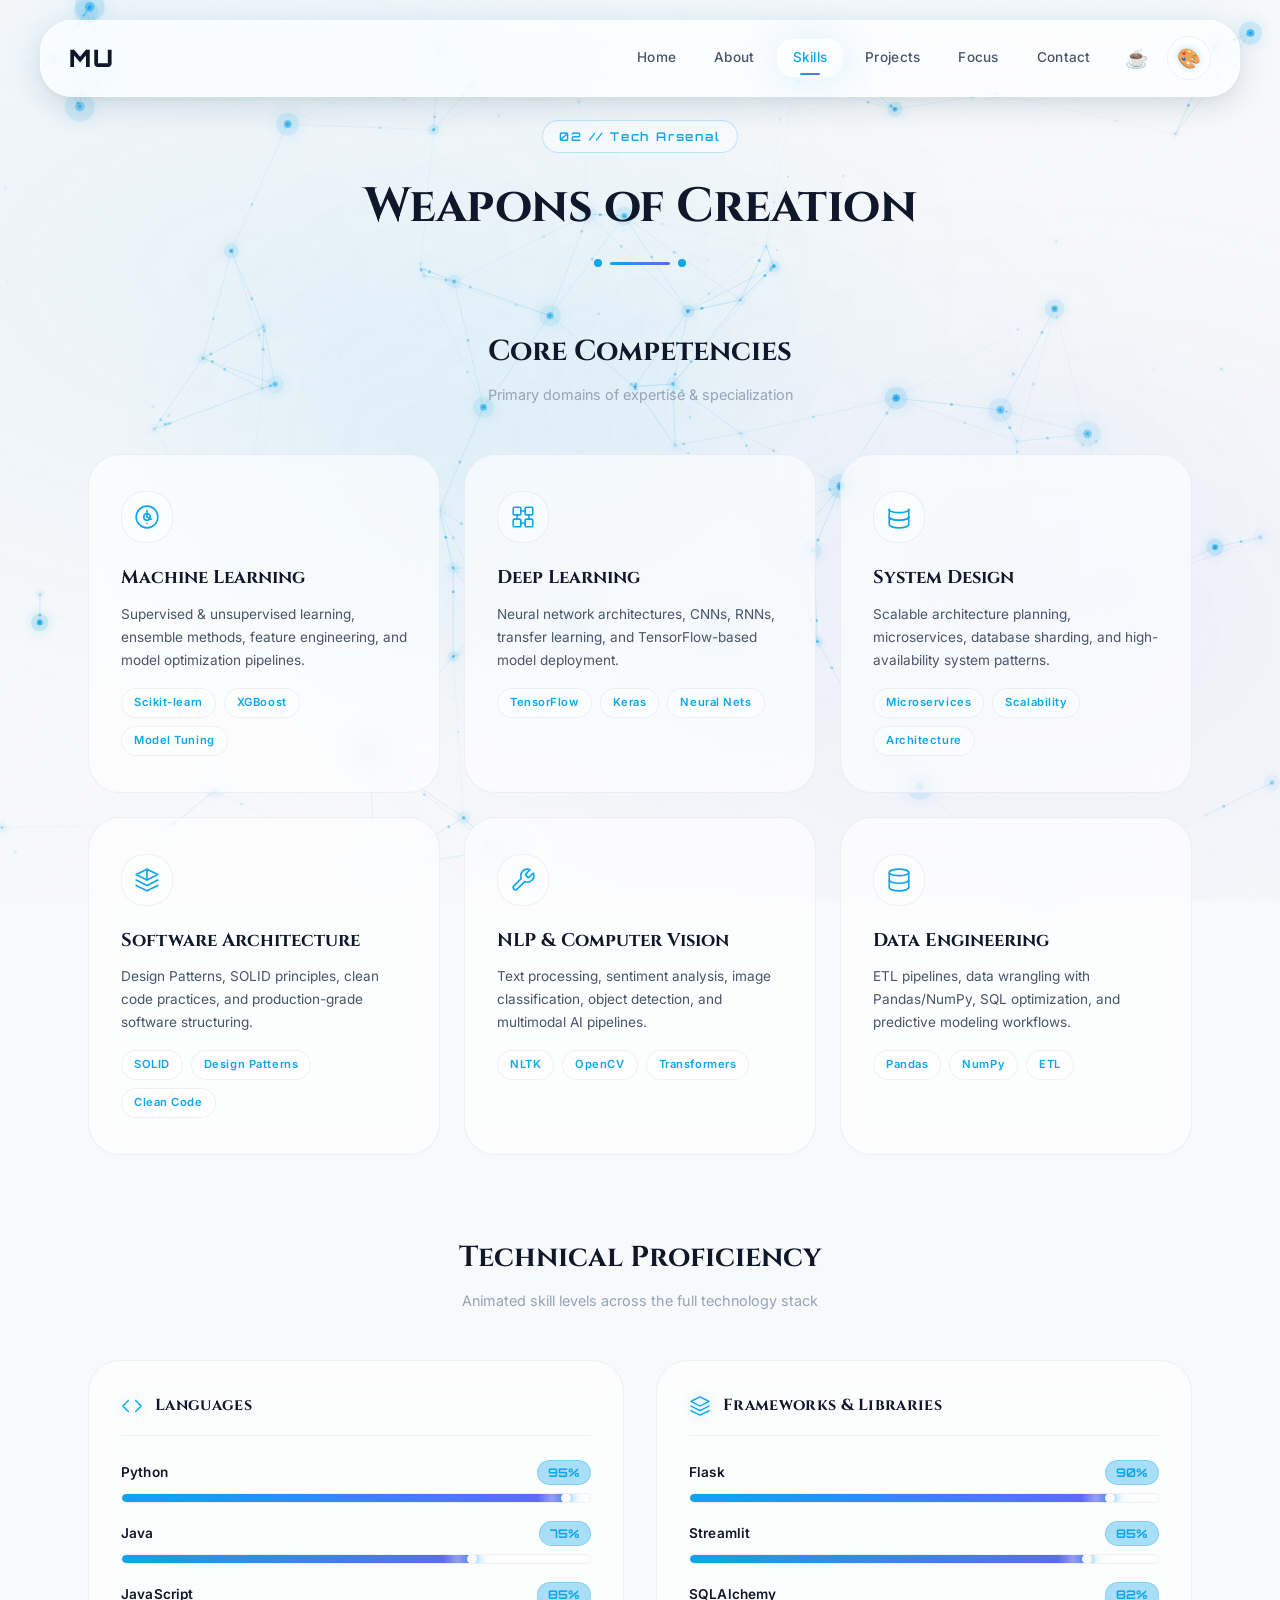
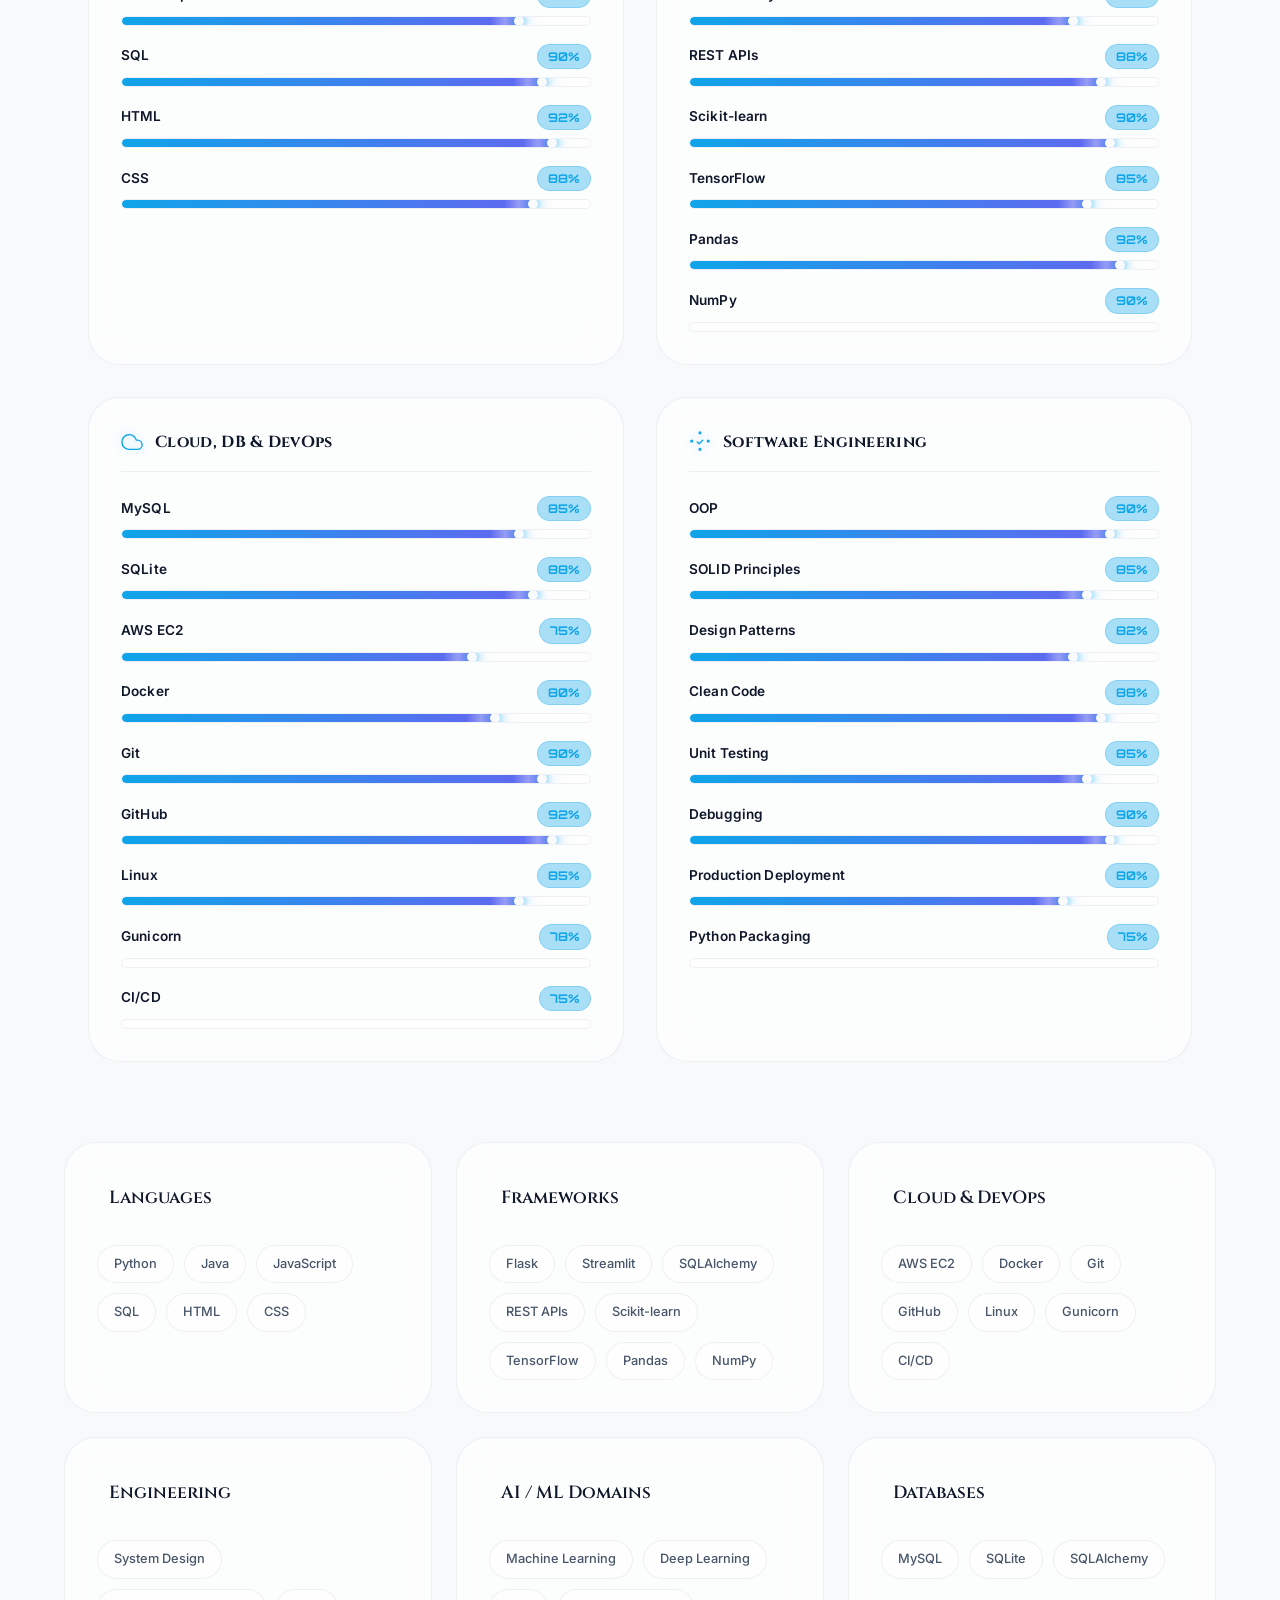
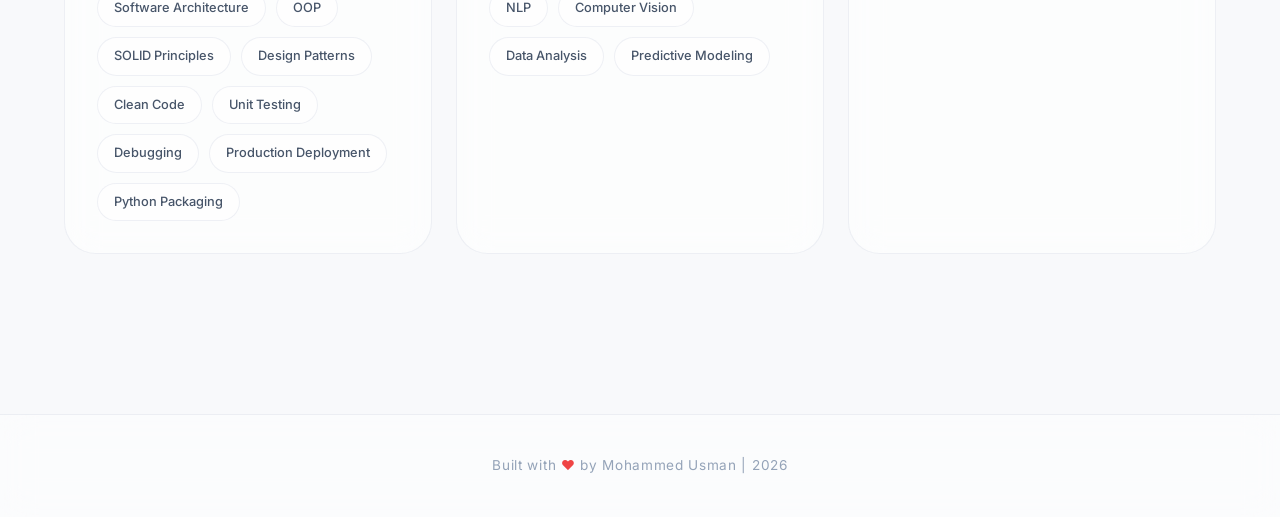
<file: skills.html>
<!DOCTYPE html>
<html lang="en">
<head>
    <meta charset="UTF-8">
    <meta name="viewport" content="width=device-width, initial-scale=1.0, maximum-scale=5.0, user-scalable=yes">
    <title>Skills | Mohammed Usman</title>
    <link rel="preconnect" href="https://fonts.googleapis.com">
    <link rel="preconnect" href="https://fonts.gstatic.com" crossorigin>
    <link href="https://fonts.googleapis.com/css2?family=Cinzel:wght@400;600;700;900&family=Inter:wght@300;400;500;600;700&family=Orbitron:wght@400;500;700;900&display=swap" rel="stylesheet">
    <link rel="stylesheet" href="theme.css">
    <link rel="stylesheet" href="style.css">
</head>
<body>

    <div class="skeleton-loader" id="skeletonLoader">
        <div class="skeleton-prism"></div>
        <div class="skeleton-text">INITIALIZING PRISM...</div>
    </div>

    <div class="bg-canvas">
        <canvas id="particleCanvas"></canvas>
    </div>
    <div class="bg-overlay"></div>
    <div class="bg-noise"></div>

    <nav class="navbar" id="navbar">
        <a href="index.html" class="nav-logo">MU</a>
        <ul class="nav-links" id="navLinks">
            <li><a href="index.html">Home</a></li>
            <li><a href="about.html">About</a></li>
            <li><a href="skills.html">Skills</a></li>
            <li><a href="projects.html">Projects</a></li>
            <li><a href="focus.html">Focus</a></li>
            <li><a href="contact.html">Contact</a></li>
            <li><a href="coffee.html" class="coffee-btn" aria-label="Buy me a coffee"><span>☕</span></a></li>
            <li><button class="theme-toggle" id="themeToggle" aria-label="Toggle theme"><span class="theme-icon">☀️</span></button></li>
        </ul>
        <button class="mobile-menu-btn" id="mobileMenuBtn" aria-label="Toggle menu">
            <span></span>
            <span></span>
            <span></span>
        </button>
    </nav>

    <section class="skills" id="skills" style="padding-top: 120px;">
        <div class="section-header fade-in">
            <span class="section-label">02 // Tech Arsenal</span>
            <h2 class="section-title">Weapons of Creation</h2>
            <div class="section-divider"></div>
        </div>

        <!-- CORE COMPETENCY CARDS -->
        <div class="skills-core-section">
            <div class="section-subheader fade-in">
                <h3 class="section-subtitle">Core Competencies</h3>
                <p class="section-subdesc">Primary domains of expertise & specialization</p>
            </div>
            <div class="skills-core-grid">
                <div class="skill-core-card fade-in stagger-1">
                    <div class="skill-core-icon">
                        <svg viewBox="0 0 24 24" fill="none" stroke="currentColor" stroke-width="1.5" stroke-linecap="round" stroke-linejoin="round">
                            <path d="M12 2C6.48 2 2 6.48 2 12s4.48 10 10 10 10-4.48 10-10S17.52 2 12 2z"/>
                            <path d="M12 6v6l4 2"/>
                            <circle cx="12" cy="12" r="3"/>
                            <path d="M12 18v.01"/>
                        </svg>
                    </div>
                    <h3>Machine Learning</h3>
                    <p>Supervised & unsupervised learning, ensemble methods, feature engineering, and model optimization pipelines.</p>
                    <div class="core-skill-tags">
                        <span>Scikit-learn</span><span>XGBoost</span><span>Model Tuning</span>
                    </div>
                </div>

                <div class="skill-core-card fade-in stagger-2">
                    <div class="skill-core-icon">
                        <svg viewBox="0 0 24 24" fill="none" stroke="currentColor" stroke-width="1.5" stroke-linecap="round" stroke-linejoin="round">
                            <rect x="3" y="3" width="7" height="7" rx="1"/>
                            <rect x="14" y="3" width="7" height="7" rx="1"/>
                            <rect x="3" y="14" width="7" height="7" rx="1"/>
                            <rect x="14" y="14" width="7" height="7" rx="1"/>
                            <path d="M10 6.5h4M6.5 10v4M17.5 10v4M10 17.5h4"/>
                        </svg>
                    </div>
                    <h3>Deep Learning</h3>
                    <p>Neural network architectures, CNNs, RNNs, transfer learning, and TensorFlow-based model deployment.</p>
                    <div class="core-skill-tags">
                        <span>TensorFlow</span><span>Keras</span><span>Neural Nets</span>
                    </div>
                </div>

                <div class="skill-core-card fade-in stagger-3">
                    <div class="skill-core-icon">
                        <svg viewBox="0 0 24 24" fill="none" stroke="currentColor" stroke-width="1.5" stroke-linecap="round" stroke-linejoin="round">
                            <path d="M21 12c0 1.66-4 3-9 3s-9-1.34-9-3"/>
                            <path d="M3 5v14c0 1.66 4 3 9 3s9-1.34 9-3V5"/>
                            <path d="M3 5c0 1.66 4 3 9 3s9-1.34 9-3"/>
                            <path d="M3 12c0 1.66 4 3 9 3s9-1.34 9-3"/>
                        </svg>
                    </div>
                    <h3>System Design</h3>
                    <p>Scalable architecture planning, microservices, database sharding, and high-availability system patterns.</p>
                    <div class="core-skill-tags">
                        <span>Microservices</span><span>Scalability</span><span>Architecture</span>
                    </div>
                </div>

                <div class="skill-core-card fade-in stagger-4">
                    <div class="skill-core-icon">
                        <svg viewBox="0 0 24 24" fill="none" stroke="currentColor" stroke-width="1.5" stroke-linecap="round" stroke-linejoin="round">
                            <path d="M12 2L2 7l10 5 10-5-10-5z"/>
                            <path d="M2 17l10 5 10-5"/>
                            <path d="M2 12l10 5 10-5"/>
                            <path d="M12 2v10"/>
                        </svg>
                    </div>
                    <h3>Software Architecture</h3>
                    <p>Design Patterns, SOLID principles, clean code practices, and production-grade software structuring.</p>
                    <div class="core-skill-tags">
                        <span>SOLID</span><span>Design Patterns</span><span>Clean Code</span>
                    </div>
                </div>

                <div class="skill-core-card fade-in stagger-5">
                    <div class="skill-core-icon">
                        <svg viewBox="0 0 24 24" fill="none" stroke="currentColor" stroke-width="1.5" stroke-linecap="round" stroke-linejoin="round">
                            <path d="M14.7 6.3a1 1 0 0 0 0 1.4l1.6 1.6a1 1 0 0 0 1.4 0l3.77-3.77a6 6 0 0 1-7.94 7.94l-6.91 6.91a2.12 2.12 0 0 1-3-3l6.91-6.91a6 6 0 0 1 7.94-7.94l-3.76 3.76z"/>
                        </svg>
                    </div>
                    <h3>NLP & Computer Vision</h3>
                    <p>Text processing, sentiment analysis, image classification, object detection, and multimodal AI pipelines.</p>
                    <div class="core-skill-tags">
                        <span>NLTK</span><span>OpenCV</span><span>Transformers</span>
                    </div>
                </div>

                <div class="skill-core-card fade-in stagger-6">
                    <div class="skill-core-icon">
                        <svg viewBox="0 0 24 24" fill="none" stroke="currentColor" stroke-width="1.5" stroke-linecap="round" stroke-linejoin="round">
                            <ellipse cx="12" cy="5" rx="9" ry="3"/>
                            <path d="M21 12c0 1.66-4 3-9 3s-9-1.34-9-3"/>
                            <path d="M3 5v14c0 1.66 4 3 9 3s9-1.34 9-3V5"/>
                        </svg>
                    </div>
                    <h3>Data Engineering</h3>
                    <p>ETL pipelines, data wrangling with Pandas/NumPy, SQL optimization, and predictive modeling workflows.</p>
                    <div class="core-skill-tags">
                        <span>Pandas</span><span>NumPy</span><span>ETL</span>
                    </div>
                </div>
            </div>
        </div>

        <!-- ANIMATED SKILL BARS -->
        <div class="skills-bars-section">
            <div class="section-subheader fade-in">
                <h3 class="section-subtitle">Technical Proficiency</h3>
                <p class="section-subdesc">Animated skill levels across the full technology stack</p>
            </div>

            <div class="skills-bars-grid">
                <!-- Languages Column -->
                <div class="skills-bars-column fade-in stagger-1">
                    <div class="skills-bars-category">
                        <div class="skills-bars-cat-header">
                            <svg viewBox="0 0 24 24" fill="none" stroke="currentColor" stroke-width="1.5" stroke-linecap="round" stroke-linejoin="round"><polyline points="16 18 22 12 16 6"/><polyline points="8 6 2 12 8 18"/></svg>
                            <h4>Languages</h4>
                        </div>
                        <div class="skill-bar-item"><div class="skill-bar-header"><span class="skill-bar-name">Python</span><span class="skill-bar-percent">95%</span></div><div class="skill-bar-track"><div class="skill-bar-fill" data-width="95"></div></div></div>
                        <div class="skill-bar-item"><div class="skill-bar-header"><span class="skill-bar-name">Java</span><span class="skill-bar-percent">75%</span></div><div class="skill-bar-track"><div class="skill-bar-fill" data-width="75"></div></div></div>
                        <div class="skill-bar-item"><div class="skill-bar-header"><span class="skill-bar-name">JavaScript</span><span class="skill-bar-percent">85%</span></div><div class="skill-bar-track"><div class="skill-bar-fill" data-width="85"></div></div></div>
                        <div class="skill-bar-item"><div class="skill-bar-header"><span class="skill-bar-name">SQL</span><span class="skill-bar-percent">90%</span></div><div class="skill-bar-track"><div class="skill-bar-fill" data-width="90"></div></div></div>
                        <div class="skill-bar-item"><div class="skill-bar-header"><span class="skill-bar-name">HTML</span><span class="skill-bar-percent">92%</span></div><div class="skill-bar-track"><div class="skill-bar-fill" data-width="92"></div></div></div>
                        <div class="skill-bar-item"><div class="skill-bar-header"><span class="skill-bar-name">CSS</span><span class="skill-bar-percent">88%</span></div><div class="skill-bar-track"><div class="skill-bar-fill" data-width="88"></div></div></div>
                    </div>
                </div>

                <!-- Frameworks Column -->
                <div class="skills-bars-column fade-in stagger-2">
                    <div class="skills-bars-category">
                        <div class="skills-bars-cat-header">
                            <svg viewBox="0 0 24 24" fill="none" stroke="currentColor" stroke-width="1.5" stroke-linecap="round" stroke-linejoin="round"><path d="M12 2L2 7l10 5 10-5-10-5z"/><path d="M2 17l10 5 10-5"/><path d="M2 12l10 5 10-5"/></svg>
                            <h4>Frameworks & Libraries</h4>
                        </div>
                        <div class="skill-bar-item"><div class="skill-bar-header"><span class="skill-bar-name">Flask</span><span class="skill-bar-percent">90%</span></div><div class="skill-bar-track"><div class="skill-bar-fill" data-width="90"></div></div></div>
                        <div class="skill-bar-item"><div class="skill-bar-header"><span class="skill-bar-name">Streamlit</span><span class="skill-bar-percent">85%</span></div><div class="skill-bar-track"><div class="skill-bar-fill" data-width="85"></div></div></div>
                        <div class="skill-bar-item"><div class="skill-bar-header"><span class="skill-bar-name">SQLAlchemy</span><span class="skill-bar-percent">82%</span></div><div class="skill-bar-track"><div class="skill-bar-fill" data-width="82"></div></div></div>
                        <div class="skill-bar-item"><div class="skill-bar-header"><span class="skill-bar-name">REST APIs</span><span class="skill-bar-percent">88%</span></div><div class="skill-bar-track"><div class="skill-bar-fill" data-width="88"></div></div></div>
                        <div class="skill-bar-item"><div class="skill-bar-header"><span class="skill-bar-name">Scikit-learn</span><span class="skill-bar-percent">90%</span></div><div class="skill-bar-track"><div class="skill-bar-fill" data-width="90"></div></div></div>
                        <div class="skill-bar-item"><div class="skill-bar-header"><span class="skill-bar-name">TensorFlow</span><span class="skill-bar-percent">85%</span></div><div class="skill-bar-track"><div class="skill-bar-fill" data-width="85"></div></div></div>
                        <div class="skill-bar-item"><div class="skill-bar-header"><span class="skill-bar-name">Pandas</span><span class="skill-bar-percent">92%</span></div><div class="skill-bar-track"><div class="skill-bar-fill" data-width="92"></div></div></div>
                        <div class="skill-bar-item"><div class="skill-bar-header"><span class="skill-bar-name">NumPy</span><span class="skill-bar-percent">90%</span></div><div class="skill-bar-track"><div class="skill-bar-fill" data-width="90"></div></div></div>
                    </div>
                </div>

                <!-- Cloud & DevOps Column -->
                <div class="skills-bars-column fade-in stagger-3">
                    <div class="skills-bars-category">
                        <div class="skills-bars-cat-header">
                            <svg viewBox="0 0 24 24" fill="none" stroke="currentColor" stroke-width="1.5" stroke-linecap="round" stroke-linejoin="round"><path d="M18 10h-1.26A8 8 0 1 0 9 20h9a5 5 0 0 0 0-10z"/></svg>
                            <h4>Cloud, DB & DevOps</h4>
                        </div>
                        <div class="skill-bar-item"><div class="skill-bar-header"><span class="skill-bar-name">MySQL</span><span class="skill-bar-percent">85%</span></div><div class="skill-bar-track"><div class="skill-bar-fill" data-width="85"></div></div></div>
                        <div class="skill-bar-item"><div class="skill-bar-header"><span class="skill-bar-name">SQLite</span><span class="skill-bar-percent">88%</span></div><div class="skill-bar-track"><div class="skill-bar-fill" data-width="88"></div></div></div>
                        <div class="skill-bar-item"><div class="skill-bar-header"><span class="skill-bar-name">AWS EC2</span><span class="skill-bar-percent">75%</span></div><div class="skill-bar-track"><div class="skill-bar-fill" data-width="75"></div></div></div>
                        <div class="skill-bar-item"><div class="skill-bar-header"><span class="skill-bar-name">Docker</span><span class="skill-bar-percent">80%</span></div><div class="skill-bar-track"><div class="skill-bar-fill" data-width="80"></div></div></div>
                        <div class="skill-bar-item"><div class="skill-bar-header"><span class="skill-bar-name">Git</span><span class="skill-bar-percent">90%</span></div><div class="skill-bar-track"><div class="skill-bar-fill" data-width="90"></div></div></div>
                        <div class="skill-bar-item"><div class="skill-bar-header"><span class="skill-bar-name">GitHub</span><span class="skill-bar-percent">92%</span></div><div class="skill-bar-track"><div class="skill-bar-fill" data-width="92"></div></div></div>
                        <div class="skill-bar-item"><div class="skill-bar-header"><span class="skill-bar-name">Linux</span><span class="skill-bar-percent">85%</span></div><div class="skill-bar-track"><div class="skill-bar-fill" data-width="85"></div></div></div>
                        <div class="skill-bar-item"><div class="skill-bar-header"><span class="skill-bar-name">Gunicorn</span><span class="skill-bar-percent">78%</span></div><div class="skill-bar-track"><div class="skill-bar-fill" data-width="78"></div></div></div>
                        <div class="skill-bar-item"><div class="skill-bar-header"><span class="skill-bar-name">CI/CD</span><span class="skill-bar-percent">75%</span></div><div class="skill-bar-track"><div class="skill-bar-fill" data-width="75"></div></div></div>
                    </div>
                </div>

                <!-- Engineering Column -->
                <div class="skills-bars-column fade-in stagger-4">
                    <div class="skills-bars-category">
                        <div class="skills-bars-cat-header">
                            <svg viewBox="0 0 24 24" fill="none" stroke="currentColor" stroke-width="1.5" stroke-linecap="round" stroke-linejoin="round"><path d="M9 12l2 2 4-4"/><path d="M21 12c.552 0 1-.448 1-1s-.448-1-1-1-1 .448-1 1 .448 1 1 1z"/><path d="M3 12c.552 0 1-.448 1-1s-.448-1-1-1-1 .448-1 1 .448 1 1 1z"/><path d="M12 3c.552 0 1-.448 1-1s-.448-1-1-1-1 .448-1 1 .448 1 1 1z"/><path d="M12 21c.552 0 1-.448 1-1s-.448-1-1-1-1 .448-1 1 .448 1 1 1z"/></svg>
                            <h4>Software Engineering</h4>
                        </div>
                        <div class="skill-bar-item"><div class="skill-bar-header"><span class="skill-bar-name">OOP</span><span class="skill-bar-percent">90%</span></div><div class="skill-bar-track"><div class="skill-bar-fill" data-width="90"></div></div></div>
                        <div class="skill-bar-item"><div class="skill-bar-header"><span class="skill-bar-name">SOLID Principles</span><span class="skill-bar-percent">85%</span></div><div class="skill-bar-track"><div class="skill-bar-fill" data-width="85"></div></div></div>
                        <div class="skill-bar-item"><div class="skill-bar-header"><span class="skill-bar-name">Design Patterns</span><span class="skill-bar-percent">82%</span></div><div class="skill-bar-track"><div class="skill-bar-fill" data-width="82"></div></div></div>
                        <div class="skill-bar-item"><div class="skill-bar-header"><span class="skill-bar-name">Clean Code</span><span class="skill-bar-percent">88%</span></div><div class="skill-bar-track"><div class="skill-bar-fill" data-width="88"></div></div></div>
                        <div class="skill-bar-item"><div class="skill-bar-header"><span class="skill-bar-name">Unit Testing</span><span class="skill-bar-percent">85%</span></div><div class="skill-bar-track"><div class="skill-bar-fill" data-width="85"></div></div></div>
                        <div class="skill-bar-item"><div class="skill-bar-header"><span class="skill-bar-name">Debugging</span><span class="skill-bar-percent">90%</span></div><div class="skill-bar-track"><div class="skill-bar-fill" data-width="90"></div></div></div>
                        <div class="skill-bar-item"><div class="skill-bar-header"><span class="skill-bar-name">Production Deployment</span><span class="skill-bar-percent">80%</span></div><div class="skill-bar-track"><div class="skill-bar-fill" data-width="80"></div></div></div>
                        <div class="skill-bar-item"><div class="skill-bar-header"><span class="skill-bar-name">Python Packaging</span><span class="skill-bar-percent">75%</span></div><div class="skill-bar-track"><div class="skill-bar-fill" data-width="75"></div></div></div>
                    </div>
                </div>
            </div>
        </div>

        <!-- LEGACY SKILL CATEGORIES (kept for visual completeness, updated content) -->
        <div class="skills-grid" style="margin-top: 64px;">
            <div class="skill-category fade-in stagger-1">
                <div class="skill-category-header">
                    <div class="skill-icon">
                        <svg viewBox="0 0 24 24" fill="none" stroke="currentColor" stroke-width="1.5"><polyline points="16 18 22 12 16 6"/><polyline points="8 6 2 12 8 18"/></svg>
                    </div>
                    <h3>Languages</h3>
                </div>
                <div class="skill-list">
                    <span class="skill-tag">Python</span>
                    <span class="skill-tag">Java</span>
                    <span class="skill-tag">JavaScript</span>
                    <span class="skill-tag">SQL</span>
                    <span class="skill-tag">HTML</span>
                    <span class="skill-tag">CSS</span>
                </div>
            </div>
            <div class="skill-category fade-in stagger-2">
                <div class="skill-category-header">
                    <div class="skill-icon">
                        <svg viewBox="0 0 24 24" fill="none" stroke="currentColor" stroke-width="1.5"><path d="M12 2L2 7l10 5 10-5-10-5z"/><path d="M2 17l10 5 10-5"/><path d="M2 12l10 5 10-5"/></svg>
                    </div>
                    <h3>Frameworks</h3>
                </div>
                <div class="skill-list">
                    <span class="skill-tag">Flask</span>
                    <span class="skill-tag">Streamlit</span>
                    <span class="skill-tag">SQLAlchemy</span>
                    <span class="skill-tag">REST APIs</span>
                    <span class="skill-tag">Scikit-learn</span>
                    <span class="skill-tag">TensorFlow</span>
                    <span class="skill-tag">Pandas</span>
                    <span class="skill-tag">NumPy</span>
                </div>
            </div>
            <div class="skill-category fade-in stagger-3">
                <div class="skill-category-header">
                    <div class="skill-icon">
                        <svg viewBox="0 0 24 24" fill="none" stroke="currentColor" stroke-width="1.5"><path d="M18 10h-1.26A8 8 0 1 0 9 20h9a5 5 0 0 0 0-10z"/></svg>
                    </div>
                    <h3>Cloud & DevOps</h3>
                </div>
                <div class="skill-list">
                    <span class="skill-tag">AWS EC2</span>
                    <span class="skill-tag">Docker</span>
                    <span class="skill-tag">Git</span>
                    <span class="skill-tag">GitHub</span>
                    <span class="skill-tag">Linux</span>
                    <span class="skill-tag">Gunicorn</span>
                    <span class="skill-tag">CI/CD</span>
                </div>
            </div>
            <div class="skill-category fade-in stagger-4">
                <div class="skill-category-header">
                    <div class="skill-icon">
                        <svg viewBox="0 0 24 24" fill="none" stroke="currentColor" stroke-width="1.5"><path d="M9 12l2 2 4-4"/><circle cx="12" cy="12" r="10"/></svg>
                    </div>
                    <h3>Engineering</h3>
                </div>
                <div class="skill-list">
                    <span class="skill-tag">System Design</span>
                    <span class="skill-tag">Software Architecture</span>
                    <span class="skill-tag">OOP</span>
                    <span class="skill-tag">SOLID Principles</span>
                    <span class="skill-tag">Design Patterns</span>
                    <span class="skill-tag">Clean Code</span>
                    <span class="skill-tag">Unit Testing</span>
                    <span class="skill-tag">Debugging</span>
                    <span class="skill-tag">Production Deployment</span>
                    <span class="skill-tag">Python Packaging</span>
                </div>
            </div>
            <div class="skill-category fade-in stagger-5">
                <div class="skill-category-header">
                    <div class="skill-icon">
                        <svg viewBox="0 0 24 24" fill="none" stroke="currentColor" stroke-width="1.5"><path d="M12 2C6.48 2 2 6.48 2 12s4.48 10 10 10 10-4.48 10-10S17.52 2 12 2z"/><path d="M12 6v6l4 2"/></svg>
                    </div>
                    <h3>AI / ML Domains</h3>
                </div>
                <div class="skill-list">
                    <span class="skill-tag">Machine Learning</span>
                    <span class="skill-tag">Deep Learning</span>
                    <span class="skill-tag">NLP</span>
                    <span class="skill-tag">Computer Vision</span>
                    <span class="skill-tag">Data Analysis</span>
                    <span class="skill-tag">Predictive Modeling</span>
                </div>
            </div>
            <div class="skill-category fade-in stagger-6">
                <div class="skill-category-header">
                    <div class="skill-icon">
                        <svg viewBox="0 0 24 24" fill="none" stroke="currentColor" stroke-width="1.5"><ellipse cx="12" cy="5" rx="9" ry="3"/><path d="M21 12c0 1.66-4 3-9 3s-9-1.34-9-3"/><path d="M3 5v14c0 1.66 4 3 9 3s9-1.34 9-3V5"/></svg>
                    </div>
                    <h3>Databases</h3>
                </div>
                <div class="skill-list">
                    <span class="skill-tag">MySQL</span>
                    <span class="skill-tag">SQLite</span>
                    <span class="skill-tag">SQLAlchemy</span>
                </div>
            </div>
        </div>
    </section>

    <footer class="footer">
        <p>Built with <span class="heart">♥</span> by Mohammed Usman | 2026</p>
    </footer>

    <script src="main.js"></script>
</body>
</html>
</file>
<file: theme.css>
/* ============================================================
   THEME ENGINE - 10 Premium Themes (5 Light + 5 Dark)
   Dynamic CSS Variable System with Glassmorphism
   ============================================================ */

/* Base variable definitions - will be overridden by themes */
:root {
  /* Default to Arctic Glass Light */
  --bg-primary: #f8f9fb;
  --bg-secondary: #eef1f5;
  --bg-tertiary: #ffffff;
  --bg-glass: rgba(255, 255, 255, 0.45);
  --bg-glass-strong: rgba(255, 255, 255, 0.75);
  --bg-glass-hover: rgba(255, 255, 255, 0.65);
  --bg-card: rgba(255, 255, 255, 0.55);
  --bg-navbar: rgba(255, 255, 255, 0.55);
  --bg-input: rgba(255, 255, 255, 0.5);

  --text-primary: #0f172a;
  --text-secondary: #475569;
  --text-muted: #94a3b8;
  --text-inverse: #f8fafc;

  --accent-primary: #3b82f6;
  --accent-secondary: #8b5cf6;
  --accent-tertiary: #06b6d4;
  --accent-glow: rgba(59, 130, 246, 0.4);
  --accent-gradient: linear-gradient(135deg, #3b82f6, #8b5cf6);

  --border-glass: rgba(255, 255, 255, 0.5);
  --border-subtle: rgba(148, 163, 184, 0.2);
  --border-strong: rgba(148, 163, 184, 0.4);
  --border-glow: rgba(59, 130, 246, 0.3);

  --shadow-sm: 0 1px 2px rgba(0,0,0,0.04);
  --shadow-md: 0 4px 12px rgba(0,0,0,0.06), 0 1px 3px rgba(0,0,0,0.04);
  --shadow-lg: 0 12px 32px rgba(0,0,0,0.08), 0 4px 8px rgba(0,0,0,0.04);
  --shadow-xl: 0 24px 48px rgba(0,0,0,0.1), 0 8px 16px rgba(0,0,0,0.06);
  --shadow-glow: 0 0 40px rgba(59, 130, 246, 0.15);
  --shadow-inner: inset 0 1px 2px rgba(255,255,255,0.5);

  --blur-sm: 8px;
  --blur-md: 16px;
  --blur-lg: 24px;
  --blur-xl: 40px;

  --radius-sm: 8px;
  --radius-md: 16px;
  --radius-lg: 24px;
  --radius-xl: 32px;
  --radius-full: 9999px;

  --transition-fast: 0.15s cubic-bezier(0.4, 0, 0.2, 1);
  --transition-base: 0.3s cubic-bezier(0.4, 0, 0.2, 1);
  --transition-slow: 0.5s cubic-bezier(0.4, 0, 0.2, 1);
  --transition-bounce: 0.4s cubic-bezier(0.34, 1.56, 0.64, 1);

  --font-heading: 'Cinzel', serif;
  --font-body: 'Inter', sans-serif;
  --font-mono: 'Orbitron', monospace;

  --grid-color: rgba(59, 130, 246, 0.05);
  --neural-line: rgba(59, 130, 246, 0.15);
  --neural-node: rgba(59, 130, 246, 0.6);
  --particle-color: rgba(59, 130, 246, 0.3);
  --aurora-1: rgba(59, 130, 246, 0.08);
  --aurora-2: rgba(139, 92, 246, 0.06);
  --aurora-3: rgba(6, 182, 212, 0.05);
}

/* ============================================================
   THEME 1: ARCTIC GLASS (Light)
   Apple Vision Pro inspired - Snow, Crystal, Soft White, Pearl
   ============================================================ */
[data-theme="arctic-glass"] {
  --bg-primary: #f8f9fb;
  --bg-secondary: #eef1f5;
  --bg-tertiary: #ffffff;
  --bg-glass: rgba(255, 255, 255, 0.45);
  --bg-glass-strong: rgba(255, 255, 255, 0.8);
  --bg-glass-hover: rgba(255, 255, 255, 0.7);
  --bg-card: rgba(255, 255, 255, 0.6);
  --bg-navbar: rgba(255, 255, 255, 0.65);
  --bg-input: rgba(255, 255, 255, 0.55);

  --text-primary: #0f172a;
  --text-secondary: #475569;
  --text-muted: #94a3b8;
  --text-inverse: #f8fafc;

  --accent-primary: #0ea5e9;
  --accent-secondary: #6366f1;
  --accent-tertiary: #06b6d4;
  --accent-glow: rgba(14, 165, 233, 0.35);
  --accent-gradient: linear-gradient(135deg, #0ea5e9, #6366f1);

  --border-glass: rgba(255, 255, 255, 0.6);
  --border-subtle: rgba(148, 163, 184, 0.15);
  --border-strong: rgba(148, 163, 184, 0.3);
  --border-glow: rgba(14, 165, 233, 0.25);

  --shadow-sm: 0 1px 2px rgba(0,0,0,0.03);
  --shadow-md: 0 4px 12px rgba(0,0,0,0.05), 0 1px 3px rgba(0,0,0,0.03);
  --shadow-lg: 0 12px 32px rgba(0,0,0,0.07), 0 4px 8px rgba(0,0,0,0.03);
  --shadow-xl: 0 24px 48px rgba(0,0,0,0.09), 0 8px 16px rgba(0,0,0,0.04);
  --shadow-glow: 0 0 40px rgba(14, 165, 233, 0.12);
  --shadow-inner: inset 0 1px 2px rgba(255,255,255,0.6);

  --grid-color: rgba(14, 165, 233, 0.04);
  --neural-line: rgba(14, 165, 233, 0.12);
  --neural-node: rgba(14, 165, 233, 0.5);
  --particle-color: rgba(14, 165, 233, 0.25);
  --aurora-1: rgba(14, 165, 233, 0.06);
  --aurora-2: rgba(99, 102, 241, 0.05);
  --aurora-3: rgba(6, 182, 212, 0.04);
}

/* ============================================================
   THEME 2: IVORY TITANIUM (Light)
   Luxury Architecture - Matte Metal, Titanium, Warm White, Champagne
   ============================================================ */
[data-theme="ivory-titanium"] {
  --bg-primary: #faf9f7;
  --bg-secondary: #f0eeeb;
  --bg-tertiary: #ffffff;
  --bg-glass: rgba(255, 255, 255, 0.5);
  --bg-glass-strong: rgba(255, 255, 255, 0.85);
  --bg-glass-hover: rgba(255, 255, 255, 0.75);
  --bg-card: rgba(255, 255, 255, 0.65);
  --bg-navbar: rgba(255, 255, 255, 0.7);
  --bg-input: rgba(255, 255, 255, 0.6);

  --text-primary: #1c1917;
  --text-secondary: #57534e;
  --text-muted: #a8a29e;
  --text-inverse: #fafaf9;

  --accent-primary: #b45309;
  --accent-secondary: #78716c;
  --accent-tertiary: #d97706;
  --accent-glow: rgba(180, 83, 9, 0.3);
  --accent-gradient: linear-gradient(135deg, #b45309, #78716c);

  --border-glass: rgba(255, 255, 255, 0.65);
  --border-subtle: rgba(168, 162, 158, 0.15);
  --border-strong: rgba(168, 162, 158, 0.35);
  --border-glow: rgba(180, 83, 9, 0.2);

  --shadow-sm: 0 1px 2px rgba(28,25,23,0.04);
  --shadow-md: 0 4px 12px rgba(28,25,23,0.06), 0 1px 3px rgba(28,25,23,0.04);
  --shadow-lg: 0 12px 32px rgba(28,25,23,0.08), 0 4px 8px rgba(28,25,23,0.04);
  --shadow-xl: 0 24px 48px rgba(28,25,23,0.1), 0 8px 16px rgba(28,25,23,0.05);
  --shadow-glow: 0 0 40px rgba(180, 83, 9, 0.1);
  --shadow-inner: inset 0 1px 2px rgba(255,255,255,0.7);

  --grid-color: rgba(180, 83, 9, 0.03);
  --neural-line: rgba(180, 83, 9, 0.1);
  --neural-node: rgba(180, 83, 9, 0.45);
  --particle-color: rgba(180, 83, 9, 0.2);
  --aurora-1: rgba(180, 83, 9, 0.05);
  --aurora-2: rgba(120, 113, 108, 0.04);
  --aurora-3: rgba(217, 119, 6, 0.03);
}

/* ============================================================
   THEME 3: OCEAN BREEZE (Light)
   Sky, Cloud, Fresh Blue, Minimal Cyan, Luxury Water Reflection
   ============================================================ */
[data-theme="ocean-breeze"] {
  --bg-primary: #f0f9ff;
  --bg-secondary: #e0f2fe;
  --bg-tertiary: #ffffff;
  --bg-glass: rgba(255, 255, 255, 0.5);
  --bg-glass-strong: rgba(255, 255, 255, 0.85);
  --bg-glass-hover: rgba(255, 255, 255, 0.75);
  --bg-card: rgba(255, 255, 255, 0.65);
  --bg-navbar: rgba(255, 255, 255, 0.7);
  --bg-input: rgba(255, 255, 255, 0.6);

  --text-primary: #0c4a6e;
  --text-secondary: #0369a1;
  --text-muted: #7dd3fc;
  --text-inverse: #f0f9ff;

  --accent-primary: #0284c7;
  --accent-secondary: #0ea5e9;
  --accent-tertiary: #38bdf8;
  --accent-glow: rgba(2, 132, 199, 0.35);
  --accent-gradient: linear-gradient(135deg, #0284c7, #0ea5e9);

  --border-glass: rgba(255, 255, 255, 0.65);
  --border-subtle: rgba(125, 211, 252, 0.2);
  --border-strong: rgba(125, 211, 252, 0.4);
  --border-glow: rgba(2, 132, 199, 0.25);

  --shadow-sm: 0 1px 2px rgba(2,132,199,0.04);
  --shadow-md: 0 4px 12px rgba(2,132,199,0.06), 0 1px 3px rgba(2,132,199,0.04);
  --shadow-lg: 0 12px 32px rgba(2,132,199,0.08), 0 4px 8px rgba(2,132,199,0.04);
  --shadow-xl: 0 24px 48px rgba(2,132,199,0.1), 0 8px 16px rgba(2,132,199,0.05);
  --shadow-glow: 0 0 40px rgba(2, 132, 199, 0.12);
  --shadow-inner: inset 0 1px 2px rgba(255,255,255,0.7);

  --grid-color: rgba(2, 132, 199, 0.04);
  --neural-line: rgba(2, 132, 199, 0.12);
  --neural-node: rgba(2, 132, 199, 0.5);
  --particle-color: rgba(2, 132, 199, 0.25);
  --aurora-1: rgba(14, 165, 233, 0.07);
  --aurora-2: rgba(56, 189, 248, 0.05);
  --aurora-3: rgba(125, 211, 252, 0.04);
}

/* ============================================================
   THEME 4: AURORA SILK (Light)
   Soft Purple, Blue, Mint, Premium Silk, Luxury Glow
   ============================================================ */
[data-theme="aurora-silk"] {
  --bg-primary: #faf5ff;
  --bg-secondary: #f3e8ff;
  --bg-tertiary: #ffffff;
  --bg-glass: rgba(255, 255, 255, 0.5);
  --bg-glass-strong: rgba(255, 255, 255, 0.85);
  --bg-glass-hover: rgba(255, 255, 255, 0.75);
  --bg-card: rgba(255, 255, 255, 0.65);
  --bg-navbar: rgba(255, 255, 255, 0.7);
  --bg-input: rgba(255, 255, 255, 0.6);

  --text-primary: #581c87;
  --text-secondary: #7e22ce;
  --text-muted: #c084fc;
  --text-inverse: #faf5ff;

  --accent-primary: #9333ea;
  --accent-secondary: #6366f1;
  --accent-tertiary: #a855f7;
  --accent-glow: rgba(147, 51, 234, 0.35);
  --accent-gradient: linear-gradient(135deg, #9333ea, #6366f1);

  --border-glass: rgba(255, 255, 255, 0.65);
  --border-subtle: rgba(192, 132, 252, 0.15);
  --border-strong: rgba(192, 132, 252, 0.35);
  --border-glow: rgba(147, 51, 234, 0.25);

  --shadow-sm: 0 1px 2px rgba(88,28,135,0.04);
  --shadow-md: 0 4px 12px rgba(88,28,135,0.06), 0 1px 3px rgba(88,28,135,0.04);
  --shadow-lg: 0 12px 32px rgba(88,28,135,0.08), 0 4px 8px rgba(88,28,135,0.04);
  --shadow-xl: 0 24px 48px rgba(88,28,135,0.1), 0 8px 16px rgba(88,28,135,0.05);
  --shadow-glow: 0 0 40px rgba(147, 51, 234, 0.12);
  --shadow-inner: inset 0 1px 2px rgba(255,255,255,0.7);

  --grid-color: rgba(147, 51, 234, 0.04);
  --neural-line: rgba(147, 51, 234, 0.12);
  --neural-node: rgba(147, 51, 234, 0.5);
  --particle-color: rgba(147, 51, 234, 0.25);
  --aurora-1: rgba(147, 51, 234, 0.06);
  --aurora-2: rgba(99, 102, 241, 0.05);
  --aurora-3: rgba(168, 85, 247, 0.04);
}

/* ============================================================
   THEME 5: EMERALD PREMIUM (Light)
   Luxury Green, White Marble, Natural Light, Forest Glass, Modern AI
   ============================================================ */
[data-theme="emerald-premium"] {
  --bg-primary: #f0fdf4;
  --bg-secondary: #dcfce7;
  --bg-tertiary: #ffffff;
  --bg-glass: rgba(255, 255, 255, 0.5);
  --bg-glass-strong: rgba(255, 255, 255, 0.85);
  --bg-glass-hover: rgba(255, 255, 255, 0.75);
  --bg-card: rgba(255, 255, 255, 0.65);
  --bg-navbar: rgba(255, 255, 255, 0.7);
  --bg-input: rgba(255, 255, 255, 0.6);

  --text-primary: #064e3b;
  --text-secondary: #047857;
  --text-muted: #6ee7b7;
  --text-inverse: #f0fdf4;

  --accent-primary: #059669;
  --accent-secondary: #10b981;
  --accent-tertiary: #34d399;
  --accent-glow: rgba(5, 150, 105, 0.35);
  --accent-gradient: linear-gradient(135deg, #059669, #10b981);

  --border-glass: rgba(255, 255, 255, 0.65);
  --border-subtle: rgba(110, 231, 183, 0.2);
  --border-strong: rgba(110, 231, 183, 0.4);
  --border-glow: rgba(5, 150, 105, 0.25);

  --shadow-sm: 0 1px 2px rgba(6,78,59,0.04);
  --shadow-md: 0 4px 12px rgba(6,78,59,0.06), 0 1px 3px rgba(6,78,59,0.04);
  --shadow-lg: 0 12px 32px rgba(6,78,59,0.08), 0 4px 8px rgba(6,78,59,0.04);
  --shadow-xl: 0 24px 48px rgba(6,78,59,0.1), 0 8px 16px rgba(6,78,59,0.05);
  --shadow-glow: 0 0 40px rgba(5, 150, 105, 0.12);
  --shadow-inner: inset 0 1px 2px rgba(255,255,255,0.7);

  --grid-color: rgba(5, 150, 105, 0.04);
  --neural-line: rgba(5, 150, 105, 0.12);
  --neural-node: rgba(5, 150, 105, 0.5);
  --particle-color: rgba(5, 150, 105, 0.25);
  --aurora-1: rgba(16, 185, 129, 0.06);
  --aurora-2: rgba(52, 211, 153, 0.05);
  --aurora-3: rgba(110, 231, 183, 0.04);
}

/* ============================================================
   THEME 6: OBSIDIAN GLASS (Dark)
   Graphite, Dark Crystal, Apple Dark Mode, Luxury Black
   ============================================================ */
[data-theme="obsidian-glass"] {
  --bg-primary: #0a0a0f;
  --bg-secondary: #12121a;
  --bg-tertiary: #1a1a24;
  --bg-glass: rgba(30, 30, 45, 0.5);
  --bg-glass-strong: rgba(30, 30, 45, 0.85);
  --bg-glass-hover: rgba(40, 40, 60, 0.7);
  --bg-card: rgba(30, 30, 45, 0.6);
  --bg-navbar: rgba(20, 20, 30, 0.75);
  --bg-input: rgba(30, 30, 45, 0.55);

  --text-primary: #f1f5f9;
  --text-secondary: #94a3b8;
  --text-muted: #475569;
  --text-inverse: #0f172a;

  --accent-primary: #60a5fa;
  --accent-secondary: #a78bfa;
  --accent-tertiary: #38bdf8;
  --accent-glow: rgba(96, 165, 250, 0.4);
  --accent-gradient: linear-gradient(135deg, #60a5fa, #a78bfa);

  --border-glass: rgba(255, 255, 255, 0.08);
  --border-subtle: rgba(148, 163, 184, 0.1);
  --border-strong: rgba(148, 163, 184, 0.25);
  --border-glow: rgba(96, 165, 250, 0.3);

  --shadow-sm: 0 1px 2px rgba(0,0,0,0.3);
  --shadow-md: 0 4px 12px rgba(0,0,0,0.4), 0 1px 3px rgba(0,0,0,0.3);
  --shadow-lg: 0 12px 32px rgba(0,0,0,0.5), 0 4px 8px rgba(0,0,0,0.3);
  --shadow-xl: 0 24px 48px rgba(0,0,0,0.6), 0 8px 16px rgba(0,0,0,0.4);
  --shadow-glow: 0 0 40px rgba(96, 165, 250, 0.2);
  --shadow-inner: inset 0 1px 2px rgba(255,255,255,0.05);

  --grid-color: rgba(96, 165, 250, 0.04);
  --neural-line: rgba(96, 165, 250, 0.15);
  --neural-node: rgba(96, 165, 250, 0.6);
  --particle-color: rgba(96, 165, 250, 0.3);
  --aurora-1: rgba(96, 165, 250, 0.06);
  --aurora-2: rgba(167, 139, 250, 0.05);
  --aurora-3: rgba(56, 189, 248, 0.04);
}

/* ============================================================
   THEME 7: MIDNIGHT AI (Dark)
   Deep Navy, Dark Blue, Electric Highlights, OpenAI Inspired
   ============================================================ */
[data-theme="midnight-ai"] {
  --bg-primary: #020617;
  --bg-secondary: #0f172a;
  --bg-tertiary: #1e293b;
  --bg-glass: rgba(15, 23, 42, 0.55);
  --bg-glass-strong: rgba(15, 23, 42, 0.9);
  --bg-glass-hover: rgba(30, 41, 59, 0.75);
  --bg-card: rgba(15, 23, 42, 0.65);
  --bg-navbar: rgba(2, 6, 23, 0.8);
  --bg-input: rgba(15, 23, 42, 0.6);

  --text-primary: #e2e8f0;
  --text-secondary: #94a3b8;
  --text-muted: #475569;
  --text-inverse: #020617;

  --accent-primary: #3b82f6;
  --accent-secondary: #06b6d4;
  --accent-tertiary: #60a5fa;
  --accent-glow: rgba(59, 130, 246, 0.4);
  --accent-gradient: linear-gradient(135deg, #3b82f6, #06b6d4);

  --border-glass: rgba(255, 255, 255, 0.08);
  --border-subtle: rgba(148, 163, 184, 0.1);
  --border-strong: rgba(148, 163, 184, 0.25);
  --border-glow: rgba(59, 130, 246, 0.3);

  --shadow-sm: 0 1px 2px rgba(0,0,0,0.4);
  --shadow-md: 0 4px 12px rgba(0,0,0,0.5), 0 1px 3px rgba(0,0,0,0.4);
  --shadow-lg: 0 12px 32px rgba(0,0,0,0.6), 0 4px 8px rgba(0,0,0,0.4);
  --shadow-xl: 0 24px 48px rgba(0,0,0,0.7), 0 8px 16px rgba(0,0,0,0.5);
  --shadow-glow: 0 0 40px rgba(59, 130, 246, 0.2);
  --shadow-inner: inset 0 1px 2px rgba(255,255,255,0.05);

  --grid-color: rgba(59, 130, 246, 0.04);
  --neural-line: rgba(59, 130, 246, 0.15);
  --neural-node: rgba(59, 130, 246, 0.6);
  --particle-color: rgba(59, 130, 246, 0.3);
  --aurora-1: rgba(59, 130, 246, 0.06);
  --aurora-2: rgba(6, 182, 212, 0.05);
  --aurora-3: rgba(96, 165, 250, 0.04);
}

/* ============================================================
   THEME 8: CARBON FIBER (Dark)
   Dark Titanium, Steel, Professional Enterprise, Luxury Gray
   ============================================================ */
[data-theme="carbon-fiber"] {
  --bg-primary: #111113;
  --bg-secondary: #1a1a1c;
  --bg-tertiary: #232326;
  --bg-glass: rgba(35, 35, 38, 0.5);
  --bg-glass-strong: rgba(35, 35, 38, 0.9);
  --bg-glass-hover: rgba(50, 50, 55, 0.75);
  --bg-card: rgba(35, 35, 38, 0.65);
  --bg-navbar: rgba(17, 17, 19, 0.8);
  --bg-input: rgba(35, 35, 38, 0.6);

  --text-primary: #f4f4f5;
  --text-secondary: #a1a1aa;
  --text-muted: #52525b;
  --text-inverse: #18181b;

  --accent-primary: #d4d4d8;
  --accent-secondary: #a1a1aa;
  --accent-tertiary: #e4e4e7;
  --accent-glow: rgba(212, 212, 216, 0.3);
  --accent-gradient: linear-gradient(135deg, #d4d4d8, #a1a1aa);

  --border-glass: rgba(255, 255, 255, 0.06);
  --border-subtle: rgba(161, 161, 170, 0.1);
  --border-strong: rgba(161, 161, 170, 0.25);
  --border-glow: rgba(212, 212, 216, 0.2);

  --shadow-sm: 0 1px 2px rgba(0,0,0,0.4);
  --shadow-md: 0 4px 12px rgba(0,0,0,0.5), 0 1px 3px rgba(0,0,0,0.4);
  --shadow-lg: 0 12px 32px rgba(0,0,0,0.6), 0 4px 8px rgba(0,0,0,0.4);
  --shadow-xl: 0 24px 48px rgba(0,0,0,0.7), 0 8px 16px rgba(0,0,0,0.5);
  --shadow-glow: 0 0 40px rgba(212, 212, 216, 0.1);
  --shadow-inner: inset 0 1px 2px rgba(255,255,255,0.05);

  --grid-color: rgba(212, 212, 216, 0.03);
  --neural-line: rgba(212, 212, 216, 0.1);
  --neural-node: rgba(212, 212, 216, 0.5);
  --particle-color: rgba(212, 212, 216, 0.2);
  --aurora-1: rgba(212, 212, 216, 0.04);
  --aurora-2: rgba(161, 161, 170, 0.03);
  --aurora-3: rgba(228, 228, 231, 0.02);
}

/* ============================================================
   THEME 9: GALAXY NIGHT (Dark)
   Deep Space, Purple Nebula, Minimal Cosmic Glow, Elegant Stars
   ============================================================ */
[data-theme="galaxy-night"] {
  --bg-primary: #0f0518;
  --bg-secondary: #1a0b2e;
  --bg-tertiary: #240e3d;
  --bg-glass: rgba(36, 14, 61, 0.5);
  --bg-glass-strong: rgba(36, 14, 61, 0.9);
  --bg-glass-hover: rgba(60, 20, 100, 0.75);
  --bg-card: rgba(36, 14, 61, 0.65);
  --bg-navbar: rgba(15, 5, 24, 0.8);
  --bg-input: rgba(36, 14, 61, 0.6);

  --text-primary: #f3e8ff;
  --text-secondary: #d8b4fe;
  --text-muted: #7e22ce;
  --text-inverse: #0f0518;

  --accent-primary: #c084fc;
  --accent-secondary: #e879f9;
  --accent-tertiary: #a855f7;
  --accent-glow: rgba(192, 132, 252, 0.4);
  --accent-gradient: linear-gradient(135deg, #c084fc, #e879f9);

  --border-glass: rgba(255, 255, 255, 0.08);
  --border-subtle: rgba(192, 132, 252, 0.1);
  --border-strong: rgba(192, 132, 252, 0.25);
  --border-glow: rgba(192, 132, 252, 0.3);

  --shadow-sm: 0 1px 2px rgba(0,0,0,0.5);
  --shadow-md: 0 4px 12px rgba(0,0,0,0.6), 0 1px 3px rgba(0,0,0,0.5);
  --shadow-lg: 0 12px 32px rgba(0,0,0,0.7), 0 4px 8px rgba(0,0,0,0.5);
  --shadow-xl: 0 24px 48px rgba(0,0,0,0.8), 0 8px 16px rgba(0,0,0,0.6);
  --shadow-glow: 0 0 40px rgba(192, 132, 252, 0.2);
  --shadow-inner: inset 0 1px 2px rgba(255,255,255,0.05);

  --grid-color: rgba(192, 132, 252, 0.04);
  --neural-line: rgba(192, 132, 252, 0.15);
  --neural-node: rgba(192, 132, 252, 0.6);
  --particle-color: rgba(192, 132, 252, 0.3);
  --aurora-1: rgba(192, 132, 252, 0.06);
  --aurora-2: rgba(232, 121, 249, 0.05);
  --aurora-3: rgba(168, 85, 247, 0.04);
}

/* ============================================================
   THEME 10: NEURAL MATRIX (Dark)
   Dark Neural Network, AI Energy, Blue Nodes, Interconnected Intelligence
   ============================================================ */
[data-theme="neural-matrix"] {
  --bg-primary: #050a0f;
  --bg-secondary: #0a1628;
  --bg-tertiary: #0f1d3a;
  --bg-glass: rgba(15, 29, 58, 0.55);
  --bg-glass-strong: rgba(15, 29, 58, 0.9);
  --bg-glass-hover: rgba(20, 40, 80, 0.8);
  --bg-card: rgba(15, 29, 58, 0.7);
  --bg-navbar: rgba(5, 10, 15, 0.85);
  --bg-input: rgba(15, 29, 58, 0.65);

  --text-primary: #e0f2fe;
  --text-secondary: #7dd3fc;
  --text-muted: #0369a1;
  --text-inverse: #050a0f;

  --accent-primary: #00d4ff;
  --accent-secondary: #0099cc;
  --accent-tertiary: #66e5ff;
  --accent-glow: rgba(0, 212, 255, 0.5);
  --accent-gradient: linear-gradient(135deg, #00d4ff, #0099cc);

  --border-glass: rgba(0, 212, 255, 0.1);
  --border-subtle: rgba(0, 212, 255, 0.08);
  --border-strong: rgba(0, 212, 255, 0.2);
  --border-glow: rgba(0, 212, 255, 0.4);

  --shadow-sm: 0 1px 2px rgba(0,0,0,0.5);
  --shadow-md: 0 4px 12px rgba(0,0,0,0.6), 0 1px 3px rgba(0,0,0,0.5);
  --shadow-lg: 0 12px 32px rgba(0,0,0,0.7), 0 4px 8px rgba(0,0,0,0.5);
  --shadow-xl: 0 24px 48px rgba(0,0,0,0.8), 0 8px 16px rgba(0,0,0,0.6);
  --shadow-glow: 0 0 40px rgba(0, 212, 255, 0.25);
  --shadow-inner: inset 0 1px 2px rgba(0,212,255,0.05);

  --grid-color: rgba(0, 212, 255, 0.05);
  --neural-line: rgba(0, 212, 255, 0.2);
  --neural-node: rgba(0, 212, 255, 0.7);
  --particle-color: rgba(0, 212, 255, 0.4);
  --aurora-1: rgba(0, 212, 255, 0.08);
  --aurora-2: rgba(0, 153, 204, 0.06);
  --aurora-3: rgba(102, 229, 255, 0.04);
}

/* Theme transition - smooth switching */
*, *::before, *::after {
  transition: background-color 0.5s cubic-bezier(0.4, 0, 0.2, 1),
              color 0.5s cubic-bezier(0.4, 0, 0.2, 1),
              border-color 0.5s cubic-bezier(0.4, 0, 0.2, 1),
              box-shadow 0.5s cubic-bezier(0.4, 0, 0.2, 1),
              fill 0.5s cubic-bezier(0.4, 0, 0.2, 1),
              stroke 0.5s cubic-bezier(0.4, 0, 0.2, 1);
}

/* Exclude certain elements from theme transition */
canvas, .theme-transition-exclude, .theme-preview-card {
  transition: none !important;
}


/* ============================================================
   THEME 11: ROSE GOLD (Light)
   Luxury Rose, Champagne Gold, Soft Pink, Premium Jewelry
   ============================================================ */
[data-theme="rose-gold"] {
  --bg-primary: #fdf2f4;
  --bg-secondary: #fce7eb;
  --bg-tertiary: #ffffff;
  --bg-glass: rgba(255, 255, 255, 0.5);
  --bg-glass-strong: rgba(255, 255, 255, 0.85);
  --bg-glass-hover: rgba(255, 255, 255, 0.75);
  --bg-card: rgba(255, 255, 255, 0.65);
  --bg-navbar: rgba(255, 255, 255, 0.7);
  --bg-input: rgba(255, 255, 255, 0.6);

  --text-primary: #4a0e1e;
  --text-secondary: #9f4663;
  --text-muted: #f4a4b8;
  --text-inverse: #fdf2f4;

  --accent-primary: #e11d48;
  --accent-secondary: #f59e0b;
  --accent-tertiary: #fb7185;
  --accent-glow: rgba(225, 29, 72, 0.35);
  --accent-gradient: linear-gradient(135deg, #e11d48, #f59e0b);

  --border-glass: rgba(255, 255, 255, 0.65);
  --border-subtle: rgba(244, 164, 184, 0.2);
  --border-strong: rgba(244, 164, 184, 0.4);
  --border-glow: rgba(225, 29, 72, 0.25);

  --shadow-sm: 0 1px 2px rgba(74,14,30,0.04);
  --shadow-md: 0 4px 12px rgba(74,14,30,0.06), 0 1px 3px rgba(74,14,30,0.04);
  --shadow-lg: 0 12px 32px rgba(74,14,30,0.08), 0 4px 8px rgba(74,14,30,0.04);
  --shadow-xl: 0 24px 48px rgba(74,14,30,0.1), 0 8px 16px rgba(74,14,30,0.05);
  --shadow-glow: 0 0 40px rgba(225, 29, 72, 0.12);
  --shadow-inner: inset 0 1px 2px rgba(255,255,255,0.7);

  --grid-color: rgba(225, 29, 72, 0.04);
  --neural-line: rgba(225, 29, 72, 0.12);
  --neural-node: rgba(225, 29, 72, 0.5);
  --particle-color: rgba(225, 29, 72, 0.25);
  --aurora-1: rgba(225, 29, 72, 0.06);
  --aurora-2: rgba(245, 158, 11, 0.05);
  --aurora-3: rgba(251, 113, 133, 0.04);
}

/* ============================================================
   THEME 12: LAVENDER DREAM (Light)
   Soft Lavender, Periwinkle, Pastel Purple, Dreamy Clouds
   ============================================================ */
[data-theme="lavender-dream"] {
  --bg-primary: #f5f3ff;
  --bg-secondary: #ede9fe;
  --bg-tertiary: #ffffff;
  --bg-glass: rgba(255, 255, 255, 0.5);
  --bg-glass-strong: rgba(255, 255, 255, 0.85);
  --bg-glass-hover: rgba(255, 255, 255, 0.75);
  --bg-card: rgba(255, 255, 255, 0.65);
  --bg-navbar: rgba(255, 255, 255, 0.7);
  --bg-input: rgba(255, 255, 255, 0.6);

  --text-primary: #2e1065;
  --text-secondary: #6d28d9;
  --text-muted: #c4b5fd;
  --text-inverse: #f5f3ff;

  --accent-primary: #8b5cf6;
  --accent-secondary: #a78bfa;
  --accent-tertiary: #c4b5fd;
  --accent-glow: rgba(139, 92, 246, 0.35);
  --accent-gradient: linear-gradient(135deg, #8b5cf6, #a78bfa);

  --border-glass: rgba(255, 255, 255, 0.65);
  --border-subtle: rgba(196, 181, 253, 0.2);
  --border-strong: rgba(196, 181, 253, 0.4);
  --border-glow: rgba(139, 92, 246, 0.25);

  --shadow-sm: 0 1px 2px rgba(46,16,101,0.04);
  --shadow-md: 0 4px 12px rgba(46,16,101,0.06), 0 1px 3px rgba(46,16,101,0.04);
  --shadow-lg: 0 12px 32px rgba(46,16,101,0.08), 0 4px 8px rgba(46,16,101,0.04);
  --shadow-xl: 0 24px 48px rgba(46,16,101,0.1), 0 8px 16px rgba(46,16,101,0.05);
  --shadow-glow: 0 0 40px rgba(139, 92, 246, 0.12);
  --shadow-inner: inset 0 1px 2px rgba(255,255,255,0.7);

  --grid-color: rgba(139, 92, 246, 0.04);
  --neural-line: rgba(139, 92, 246, 0.12);
  --neural-node: rgba(139, 92, 246, 0.5);
  --particle-color: rgba(139, 92, 246, 0.25);
  --aurora-1: rgba(139, 92, 246, 0.06);
  --aurora-2: rgba(167, 139, 250, 0.05);
  --aurora-3: rgba(196, 181, 253, 0.04);
}

/* ============================================================
   THEME 13: CORAL SUNSET (Light)
   Warm Coral, Peach, Sunset Orange, Tropical Vibes
   ============================================================ */
[data-theme="coral-sunset"] {
  --bg-primary: #fff7ed;
  --bg-secondary: #ffedd5;
  --bg-tertiary: #ffffff;
  --bg-glass: rgba(255, 255, 255, 0.5);
  --bg-glass-strong: rgba(255, 255, 255, 0.85);
  --bg-glass-hover: rgba(255, 255, 255, 0.75);
  --bg-card: rgba(255, 255, 255, 0.65);
  --bg-navbar: rgba(255, 255, 255, 0.7);
  --bg-input: rgba(255, 255, 255, 0.6);

  --text-primary: #7c2d12;
  --text-secondary: #c2410c;
  --text-muted: #fdba74;
  --text-inverse: #fff7ed;

  --accent-primary: #f97316;
  --accent-secondary: #fb923c;
  --accent-tertiary: #ea580c;
  --accent-glow: rgba(249, 115, 22, 0.35);
  --accent-gradient: linear-gradient(135deg, #f97316, #fb923c);

  --border-glass: rgba(255, 255, 255, 0.65);
  --border-subtle: rgba(253, 186, 116, 0.2);
  --border-strong: rgba(253, 186, 116, 0.4);
  --border-glow: rgba(249, 115, 22, 0.25);

  --shadow-sm: 0 1px 2px rgba(124,45,18,0.04);
  --shadow-md: 0 4px 12px rgba(124,45,18,0.06), 0 1px 3px rgba(124,45,18,0.04);
  --shadow-lg: 0 12px 32px rgba(124,45,18,0.08), 0 4px 8px rgba(124,45,18,0.04);
  --shadow-xl: 0 24px 48px rgba(124,45,18,0.1), 0 8px 16px rgba(124,45,18,0.05);
  --shadow-glow: 0 0 40px rgba(249, 115, 22, 0.12);
  --shadow-inner: inset 0 1px 2px rgba(255,255,255,0.7);

  --grid-color: rgba(249, 115, 22, 0.04);
  --neural-line: rgba(249, 115, 22, 0.12);
  --neural-node: rgba(249, 115, 22, 0.5);
  --particle-color: rgba(249, 115, 22, 0.25);
  --aurora-1: rgba(249, 115, 22, 0.06);
  --aurora-2: rgba(251, 146, 60, 0.05);
  --aurora-3: rgba(234, 88, 12, 0.04);
}

/* ============================================================
   THEME 14: MINT FRESH (Light)
   Cool Mint, Seafoam, Fresh Green, Clean Energy
   ============================================================ */
[data-theme="mint-fresh"] {
  --bg-primary: #f0fdf4;
  --bg-secondary: #dcfce7;
  --bg-tertiary: #ffffff;
  --bg-glass: rgba(255, 255, 255, 0.5);
  --bg-glass-strong: rgba(255, 255, 255, 0.85);
  --bg-glass-hover: rgba(255, 255, 255, 0.75);
  --bg-card: rgba(255, 255, 255, 0.65);
  --bg-navbar: rgba(255, 255, 255, 0.7);
  --bg-input: rgba(255, 255, 255, 0.6);

  --text-primary: #064e3b;
  --text-secondary: #047857;
  --text-muted: #6ee7b7;
  --text-inverse: #f0fdf4;

  --accent-primary: #14b8a6;
  --accent-secondary: #2dd4bf;
  --accent-tertiary: #5eead4;
  --accent-glow: rgba(20, 184, 166, 0.35);
  --accent-gradient: linear-gradient(135deg, #14b8a6, #2dd4bf);

  --border-glass: rgba(255, 255, 255, 0.65);
  --border-subtle: rgba(110, 231, 183, 0.2);
  --border-strong: rgba(110, 231, 183, 0.4);
  --border-glow: rgba(20, 184, 166, 0.25);

  --shadow-sm: 0 1px 2px rgba(6,78,59,0.04);
  --shadow-md: 0 4px 12px rgba(6,78,59,0.06), 0 1px 3px rgba(6,78,59,0.04);
  --shadow-lg: 0 12px 32px rgba(6,78,59,0.08), 0 4px 8px rgba(6,78,59,0.04);
  --shadow-xl: 0 24px 48px rgba(6,78,59,0.1), 0 8px 16px rgba(6,78,59,0.05);
  --shadow-glow: 0 0 40px rgba(20, 184, 166, 0.12);
  --shadow-inner: inset 0 1px 2px rgba(255,255,255,0.7);

  --grid-color: rgba(20, 184, 166, 0.04);
  --neural-line: rgba(20, 184, 166, 0.12);
  --neural-node: rgba(20, 184, 166, 0.5);
  --particle-color: rgba(20, 184, 166, 0.25);
  --aurora-1: rgba(20, 184, 166, 0.06);
  --aurora-2: rgba(45, 212, 191, 0.05);
  --aurora-3: rgba(94, 234, 212, 0.04);
}

/* ============================================================
   THEME 15: PEARL WHITE (Light)
   Pure Pearl, Diamond White, Silver Accents, Minimal Luxury
   ============================================================ */
[data-theme="pearl-white"] {
  --bg-primary: #fafafa;
  --bg-secondary: #f5f5f5;
  --bg-tertiary: #ffffff;
  --bg-glass: rgba(255, 255, 255, 0.5);
  --bg-glass-strong: rgba(255, 255, 255, 0.9);
  --bg-glass-hover: rgba(255, 255, 255, 0.8);
  --bg-card: rgba(255, 255, 255, 0.7);
  --bg-navbar: rgba(255, 255, 255, 0.75);
  --bg-input: rgba(255, 255, 255, 0.65);

  --text-primary: #171717;
  --text-secondary: #525252;
  --text-muted: #a3a3a3;
  --text-inverse: #fafafa;

  --accent-primary: #737373;
  --accent-secondary: #a3a3a3;
  --accent-tertiary: #d4d4d4;
  --accent-glow: rgba(115, 115, 115, 0.3);
  --accent-gradient: linear-gradient(135deg, #737373, #a3a3a3);

  --border-glass: rgba(255, 255, 255, 0.7);
  --border-subtle: rgba(163, 163, 163, 0.15);
  --border-strong: rgba(163, 163, 163, 0.35);
  --border-glow: rgba(115, 115, 115, 0.2);

  --shadow-sm: 0 1px 2px rgba(0,0,0,0.04);
  --shadow-md: 0 4px 12px rgba(0,0,0,0.06), 0 1px 3px rgba(0,0,0,0.04);
  --shadow-lg: 0 12px 32px rgba(0,0,0,0.08), 0 4px 8px rgba(0,0,0,0.04);
  --shadow-xl: 0 24px 48px rgba(0,0,0,0.1), 0 8px 16px rgba(0,0,0,0.05);
  --shadow-glow: 0 0 40px rgba(115, 115, 115, 0.1);
  --shadow-inner: inset 0 1px 2px rgba(255,255,255,0.8);

  --grid-color: rgba(115, 115, 115, 0.03);
  --neural-line: rgba(115, 115, 115, 0.1);
  --neural-node: rgba(115, 115, 115, 0.45);
  --particle-color: rgba(115, 115, 115, 0.2);
  --aurora-1: rgba(163, 163, 163, 0.04);
  --aurora-2: rgba(212, 212, 212, 0.03);
  --aurora-3: rgba(245, 245, 245, 0.02);
}

/* ============================================================
   THEME 16: VOLCANIC INFERNO (Dark)
   Magma Red, Lava Orange, Dark Ash, Fiery Energy
   ============================================================ */
[data-theme="volcanic-inferno"] {
  --bg-primary: #0a0505;
  --bg-secondary: #1a0a0a;
  --bg-tertiary: #2a1010;
  --bg-glass: rgba(42, 16, 16, 0.55);
  --bg-glass-strong: rgba(42, 16, 16, 0.9);
  --bg-glass-hover: rgba(60, 20, 20, 0.8);
  --bg-card: rgba(42, 16, 16, 0.7);
  --bg-navbar: rgba(10, 5, 5, 0.85);
  --bg-input: rgba(42, 16, 16, 0.65);

  --text-primary: #fef2f2;
  --text-secondary: #fca5a5;
  --text-muted: #7f1d1d;
  --text-inverse: #0a0505;

  --accent-primary: #ef4444;
  --accent-secondary: #f97316;
  --accent-tertiary: #fb923c;
  --accent-glow: rgba(239, 68, 68, 0.5);
  --accent-gradient: linear-gradient(135deg, #ef4444, #f97316);

  --border-glass: rgba(255, 255, 255, 0.08);
  --border-subtle: rgba(252, 165, 165, 0.1);
  --border-strong: rgba(252, 165, 165, 0.25);
  --border-glow: rgba(239, 68, 68, 0.35);

  --shadow-sm: 0 1px 2px rgba(0,0,0,0.5);
  --shadow-md: 0 4px 12px rgba(0,0,0,0.6), 0 1px 3px rgba(0,0,0,0.5);
  --shadow-lg: 0 12px 32px rgba(0,0,0,0.7), 0 4px 8px rgba(0,0,0,0.5);
  --shadow-xl: 0 24px 48px rgba(0,0,0,0.8), 0 8px 16px rgba(0,0,0,0.6);
  --shadow-glow: 0 0 40px rgba(239, 68, 68, 0.25);
  --shadow-inner: inset 0 1px 2px rgba(255,255,255,0.05);

  --grid-color: rgba(239, 68, 68, 0.05);
  --neural-line: rgba(239, 68, 68, 0.2);
  --neural-node: rgba(239, 68, 68, 0.7);
  --particle-color: rgba(239, 68, 68, 0.4);
  --aurora-1: rgba(239, 68, 68, 0.08);
  --aurora-2: rgba(249, 115, 22, 0.06);
  --aurora-3: rgba(251, 146, 60, 0.04);
}

/* ============================================================
   THEME 17: CYBER PUNK (Dark)
   Neon Pink, Electric Cyan, Dark City, Retro Future
   ============================================================ */
[data-theme="cyber-punk"] {
  --bg-primary: #0a0a0a;
  --bg-secondary: #141414;
  --bg-tertiary: #1f1f1f;
  --bg-glass: rgba(31, 31, 31, 0.55);
  --bg-glass-strong: rgba(31, 31, 31, 0.9);
  --bg-glass-hover: rgba(50, 50, 50, 0.8);
  --bg-card: rgba(31, 31, 31, 0.7);
  --bg-navbar: rgba(10, 10, 10, 0.85);
  --bg-input: rgba(31, 31, 31, 0.65);

  --text-primary: #fafafa;
  --text-secondary: #d4d4d4;
  --text-muted: #525252;
  --text-inverse: #0a0a0a;

  --accent-primary: #ec4899;
  --accent-secondary: #06b6d4;
  --accent-tertiary: #f472b6;
  --accent-glow: rgba(236, 72, 153, 0.5);
  --accent-gradient: linear-gradient(135deg, #ec4899, #06b6d4);

  --border-glass: rgba(255, 255, 255, 0.08);
  --border-subtle: rgba(236, 72, 153, 0.1);
  --border-strong: rgba(236, 72, 153, 0.25);
  --border-glow: rgba(236, 72, 153, 0.4);

  --shadow-sm: 0 1px 2px rgba(0,0,0,0.5);
  --shadow-md: 0 4px 12px rgba(0,0,0,0.6), 0 1px 3px rgba(0,0,0,0.5);
  --shadow-lg: 0 12px 32px rgba(0,0,0,0.7), 0 4px 8px rgba(0,0,0,0.5);
  --shadow-xl: 0 24px 48px rgba(0,0,0,0.8), 0 8px 16px rgba(0,0,0,0.6);
  --shadow-glow: 0 0 40px rgba(236, 72, 153, 0.25);
  --shadow-inner: inset 0 1px 2px rgba(236,72,153,0.05);

  --grid-color: rgba(236, 72, 153, 0.05);
  --neural-line: rgba(236, 72, 153, 0.2);
  --neural-node: rgba(236, 72, 153, 0.7);
  --particle-color: rgba(236, 72, 153, 0.4);
  --aurora-1: rgba(236, 72, 153, 0.08);
  --aurora-2: rgba(6, 182, 212, 0.06);
  --aurora-3: rgba(244, 114, 182, 0.04);
}

/* ============================================================
   THEME 18: FOREST DEEP (Dark)
   Deep Forest, Moss Green, Dark Earth, Natural Mystery
   ============================================================ */
[data-theme="forest-deep"] {
  --bg-primary: #052e16;
  --bg-secondary: #0a3d20;
  --bg-tertiary: #0f4d2a;
  --bg-glass: rgba(15, 77, 42, 0.55);
  --bg-glass-strong: rgba(15, 77, 42, 0.9);
  --bg-glass-hover: rgba(25, 100, 55, 0.8);
  --bg-card: rgba(15, 77, 42, 0.7);
  --bg-navbar: rgba(5, 46, 22, 0.85);
  --bg-input: rgba(15, 77, 42, 0.65);

  --text-primary: #f0fdf4;
  --text-secondary: #86efac;
  --text-muted: #14532d;
  --text-inverse: #052e16;

  --accent-primary: #22c55e;
  --accent-secondary: #4ade80;
  --accent-tertiary: #16a34a;
  --accent-glow: rgba(34, 197, 94, 0.5);
  --accent-gradient: linear-gradient(135deg, #22c55e, #4ade80);

  --border-glass: rgba(255, 255, 255, 0.08);
  --border-subtle: rgba(134, 239, 172, 0.1);
  --border-strong: rgba(134, 239, 172, 0.25);
  --border-glow: rgba(34, 197, 94, 0.35);

  --shadow-sm: 0 1px 2px rgba(0,0,0,0.5);
  --shadow-md: 0 4px 12px rgba(0,0,0,0.6), 0 1px 3px rgba(0,0,0,0.5);
  --shadow-lg: 0 12px 32px rgba(0,0,0,0.7), 0 4px 8px rgba(0,0,0,0.5);
  --shadow-xl: 0 24px 48px rgba(0,0,0,0.8), 0 8px 16px rgba(0,0,0,0.6);
  --shadow-glow: 0 0 40px rgba(34, 197, 94, 0.25);
  --shadow-inner: inset 0 1px 2px rgba(255,255,255,0.05);

  --grid-color: rgba(34, 197, 94, 0.05);
  --neural-line: rgba(34, 197, 94, 0.2);
  --neural-node: rgba(34, 197, 94, 0.7);
  --particle-color: rgba(34, 197, 94, 0.4);
  --aurora-1: rgba(34, 197, 94, 0.08);
  --aurora-2: rgba(74, 222, 128, 0.06);
  --aurora-3: rgba(22, 163, 74, 0.04);
}

/* ============================================================
   THEME 19: SOLAR FLARE (Dark)
   Solar Gold, Burning Yellow, Deep Space, Star Energy
   ============================================================ */
[data-theme="solar-flare"] {
  --bg-primary: #0c0a09;
  --bg-secondary: #1c1917;
  --bg-tertiary: #292524;
  --bg-glass: rgba(41, 37, 36, 0.55);
  --bg-glass-strong: rgba(41, 37, 36, 0.9);
  --bg-glass-hover: rgba(60, 55, 50, 0.8);
  --bg-card: rgba(41, 37, 36, 0.7);
  --bg-navbar: rgba(12, 10, 9, 0.85);
  --bg-input: rgba(41, 37, 36, 0.65);

  --text-primary: #fefce8;
  --text-secondary: #fde047;
  --text-muted: #854d0e;
  --text-inverse: #0c0a09;

  --accent-primary: #eab308;
  --accent-secondary: #facc15;
  --accent-tertiary: #fbbf24;
  --accent-glow: rgba(234, 179, 8, 0.5);
  --accent-gradient: linear-gradient(135deg, #eab308, #facc15);

  --border-glass: rgba(255, 255, 255, 0.08);
  --border-subtle: rgba(253, 224, 71, 0.1);
  --border-strong: rgba(253, 224, 71, 0.25);
  --border-glow: rgba(234, 179, 8, 0.35);

  --shadow-sm: 0 1px 2px rgba(0,0,0,0.5);
  --shadow-md: 0 4px 12px rgba(0,0,0,0.6), 0 1px 3px rgba(0,0,0,0.5);
  --shadow-lg: 0 12px 32px rgba(0,0,0,0.7), 0 4px 8px rgba(0,0,0,0.5);
  --shadow-xl: 0 24px 48px rgba(0,0,0,0.8), 0 8px 16px rgba(0,0,0,0.6);
  --shadow-glow: 0 0 40px rgba(234, 179, 8, 0.25);
  --shadow-inner: inset 0 1px 2px rgba(255,255,255,0.05);

  --grid-color: rgba(234, 179, 8, 0.05);
  --neural-line: rgba(234, 179, 8, 0.2);
  --neural-node: rgba(234, 179, 8, 0.7);
  --particle-color: rgba(234, 179, 8, 0.4);
  --aurora-1: rgba(234, 179, 8, 0.08);
  --aurora-2: rgba(250, 204, 21, 0.06);
  --aurora-3: rgba(251, 191, 36, 0.04);
}

/* ============================================================
   THEME 20: ARCTIC NIGHT (Dark)
   Northern Lights, Aurora Borealis, Ice Blue, Polar Glow
   ============================================================ */
[data-theme="arctic-night"] {
  --bg-primary: #020617;
  --bg-secondary: #0f172a;
  --bg-tertiary: #1e293b;
  --bg-glass: rgba(15, 23, 42, 0.55);
  --bg-glass-strong: rgba(15, 23, 42, 0.9);
  --bg-glass-hover: rgba(30, 41, 59, 0.8);
  --bg-card: rgba(15, 23, 42, 0.7);
  --bg-navbar: rgba(2, 6, 23, 0.85);
  --bg-input: rgba(15, 23, 42, 0.65);

  --text-primary: #f0f9ff;
  --text-secondary: #7dd3fc;
  --text-muted: #0369a1;
  --text-inverse: #020617;

  --accent-primary: #22d3ee;
  --accent-secondary: #67e8f9;
  --accent-tertiary: #a5f3fc;
  --accent-glow: rgba(34, 211, 238, 0.5);
  --accent-gradient: linear-gradient(135deg, #22d3ee, #67e8f9);

  --border-glass: rgba(255, 255, 255, 0.08);
  --border-subtle: rgba(125, 211, 252, 0.1);
  --border-strong: rgba(125, 211, 252, 0.25);
  --border-glow: rgba(34, 211, 238, 0.35);

  --shadow-sm: 0 1px 2px rgba(0,0,0,0.5);
  --shadow-md: 0 4px 12px rgba(0,0,0,0.6), 0 1px 3px rgba(0,0,0,0.5);
  --shadow-lg: 0 12px 32px rgba(0,0,0,0.7), 0 4px 8px rgba(0,0,0,0.5);
  --shadow-xl: 0 24px 48px rgba(0,0,0,0.8), 0 8px 16px rgba(0,0,0,0.6);
  --shadow-glow: 0 0 40px rgba(34, 211, 238, 0.25);
  --shadow-inner: inset 0 1px 2px rgba(255,255,255,0.05);

  --grid-color: rgba(34, 211, 238, 0.05);
  --neural-line: rgba(34, 211, 238, 0.2);
  --neural-node: rgba(34, 211, 238, 0.7);
  --particle-color: rgba(34, 211, 238, 0.4);
  --aurora-1: rgba(34, 211, 238, 0.08);
  --aurora-2: rgba(103, 232, 249, 0.06);
  --aurora-3: rgba(165, 243, 252, 0.04);
}
</file>
<file: style.css>
/* ============================================================
   STYLE.CSS - Premium Portfolio Experience
   Award-Winning Frontend Engine
   ============================================================ */

/* Reset & Base */
*, *::before, *::after {
  margin: 0;
  padding: 0;
  box-sizing: border-box;
}

html {
  scroll-behavior: smooth;
  font-size: 16px;
  -webkit-font-smoothing: antialiased;
  -moz-osx-font-smoothing: grayscale;
}

body {
  font-family: var(--font-body);
  background: var(--bg-primary);
  color: var(--text-primary);
  line-height: 1.6;
  overflow-x: hidden;
  min-height: 100vh;
  position: relative;
}

::selection {
  background: var(--accent-primary);
  color: var(--text-inverse);
}

::-webkit-scrollbar {
  width: 8px;
}

::-webkit-scrollbar-track {
  background: var(--bg-secondary);
}

::-webkit-scrollbar-thumb {
  background: var(--accent-primary);
  border-radius: var(--radius-full);
}

::-webkit-scrollbar-thumb:hover {
  background: var(--accent-secondary);
}

/* ============================================================
   BACKGROUND SYSTEM - Living, Breathing Environment
   ============================================================ */

.bg-canvas {
  position: fixed;
  top: 0;
  left: 0;
  width: 100%;
  height: 100%;
  z-index: 0;
  pointer-events: none;
}

#particleCanvas {
  width: 100%;
  height: 100%;
  display: block;
}

.bg-overlay {
  position: fixed;
  top: 0;
  left: 0;
  width: 100%;
  height: 100%;
  z-index: 1;
  pointer-events: none;
  background:
    radial-gradient(ellipse at 20% 30%, var(--aurora-1) 0%, transparent 50%),
    radial-gradient(ellipse at 80% 70%, var(--aurora-2) 0%, transparent 50%),
    radial-gradient(ellipse at 50% 50%, var(--aurora-3) 0%, transparent 60%);
  animation: auroraDrift 20s ease-in-out infinite alternate;
}

@keyframes auroraDrift {
  0% { transform: translateX(-5%) translateY(-3%) scale(1.1); opacity: 0.8; }
  50% { transform: translateX(3%) translateY(2%) scale(1.05); opacity: 1; }
  100% { transform: translateX(-2%) translateY(-1%) scale(1.15); opacity: 0.9; }
}

.bg-noise {
  position: fixed;
  top: 0;
  left: 0;
  width: 100%;
  height: 100%;
  z-index: 2;
  pointer-events: none;
  opacity: 0.03;
  background-image: url("data:image/svg+xml,%3Csvg viewBox='0 0 256 256' xmlns='http://www.w3.org/2000/svg'%3E%3Cfilter id='noise'%3E%3CfeTurbulence type='fractalNoise' baseFrequency='0.9' numOctaves='4' stitchTiles='stitch'/%3E%3C/filter%3E%3Crect width='100%25' height='100%25' filter='url(%23noise)'/%3E%3C/svg%3E");
  background-repeat: repeat;
  background-size: 256px 256px;
}

/* ============================================================
   SKELETON LOADER
   ============================================================ */

.skeleton-loader {
  position: fixed;
  top: 0;
  left: 0;
  width: 100%;
  height: 100%;
  background: var(--bg-primary);
  display: flex;
  flex-direction: column;
  align-items: center;
  justify-content: center;
  z-index: 9999;
  transition: opacity 0.6s ease, visibility 0.6s ease;
}

.skeleton-loader.hidden {
  opacity: 0;
  visibility: hidden;
  pointer-events: none;
}

.skeleton-prism {
  width: 60px;
  height: 60px;
  background: var(--accent-gradient);
  clip-path: polygon(50% 0%, 100% 25%, 100% 75%, 50% 100%, 0% 75%, 0% 25%);
  animation: prismRotate 2s linear infinite, prismPulse 1.5s ease-in-out infinite;
  box-shadow: var(--shadow-glow);
}

@keyframes prismRotate {
  from { transform: rotate(0deg); }
  to { transform: rotate(360deg); }
}

@keyframes prismPulse {
  0%, 100% { opacity: 1; transform: scale(1) rotate(0deg); }
  50% { opacity: 0.7; transform: scale(1.1) rotate(180deg); }
}

.skeleton-text {
  margin-top: 24px;
  font-family: var(--font-mono);
  font-size: 0.75rem;
  letter-spacing: 0.3em;
  color: var(--text-muted);
  animation: textPulse 1.5s ease-in-out infinite;
}

@keyframes textPulse {
  0%, 100% { opacity: 1; }
  50% { opacity: 0.4; }
}

/* ============================================================
   NAVBAR - Floating Crystal Glass
   ============================================================ */

.navbar {
  position: fixed;
  top: 20px;
  left: 50%;
  transform: translateX(-50%);
  width: calc(100% - 48px);
  max-width: 1200px;
  z-index: 1000;
  display: flex;
  align-items: center;
  justify-content: space-between;
  padding: 14px 28px;
  border-radius: var(--radius-xl);
  background: var(--bg-navbar);
  backdrop-filter: blur(var(--blur-lg)) saturate(1.8);
  -webkit-backdrop-filter: blur(var(--blur-lg)) saturate(1.8);
  border: 1px solid var(--border-glass);
  box-shadow: var(--shadow-lg), var(--shadow-glow);
  transition: all var(--transition-base);
}

.navbar.scrolled {
  padding: 10px 24px;
  width: calc(100% - 64px);
  max-width: 1100px;
  box-shadow: var(--shadow-xl), var(--shadow-glow);
  background: var(--bg-glass-strong);
}

.nav-logo {
  font-family: var(--font-mono);
  font-size: 1.5rem;
  font-weight: 900;
  color: var(--text-primary);
  text-decoration: none;
  letter-spacing: 0.1em;
  position: relative;
  transition: all var(--transition-fast);
}

.nav-logo::after {
  content: '';
  position: absolute;
  bottom: -4px;
  left: 0;
  width: 0;
  height: 2px;
  background: var(--accent-gradient);
  transition: width var(--transition-base);
}

.nav-logo:hover {
  color: var(--accent-primary);
  transform: scale(1.05);
}

.nav-logo:hover::after {
  width: 100%;
}

.nav-links {
  display: flex;
  align-items: center;
  gap: 6px;
  list-style: none;
}

.nav-links li {
  position: relative;
}

.nav-links a {
  display: flex;
  align-items: center;
  padding: 8px 16px;
  color: var(--text-secondary);
  text-decoration: none;
  font-size: 0.85rem;
  font-weight: 500;
  letter-spacing: 0.02em;
  border-radius: var(--radius-md);
  transition: all var(--transition-fast);
  position: relative;
  overflow: hidden;
}

.nav-links a::before {
  content: '';
  position: absolute;
  top: 0;
  left: 0;
  width: 100%;
  height: 100%;
  background: var(--accent-gradient);
  opacity: 0;
  transition: opacity var(--transition-fast);
  border-radius: var(--radius-md);
  z-index: -1;
}

.nav-links a:hover {
  color: var(--text-inverse);
  transform: translateY(-2px);
}

.nav-links a:hover::before {
  opacity: 1;
}

.nav-links a.active {
  color: var(--accent-primary);
  background: var(--bg-glass);
  box-shadow: var(--shadow-glow);
}

.nav-links a.active::after {
  content: '';
  position: absolute;
  bottom: 2px;
  left: 50%;
  transform: translateX(-50%);
  width: 20px;
  height: 2px;
  background: var(--accent-gradient);
  border-radius: var(--radius-full);
}

.coffee-btn {
  font-size: 1.2rem !important;
  padding: 8px 12px !important;
}

.coffee-btn:hover {
  transform: translateY(-2px) rotate(5deg) !important;
}

.theme-toggle {
  background: var(--bg-glass);
  border: 1px solid var(--border-subtle);
  border-radius: var(--radius-full);
  width: 44px;
  height: 44px;
  display: flex;
  align-items: center;
  justify-content: center;
  cursor: pointer;
  color: var(--text-secondary);
  font-size: 1.2rem;
  transition: all 0.4s cubic-bezier(0.34, 1.56, 0.64, 1);
  position: relative;
  overflow: hidden;
  backdrop-filter: blur(var(--blur-sm));
  -webkit-backdrop-filter: blur(var(--blur-sm));
}

.theme-toggle::before {
  content: '';
  position: absolute;
  top: 50%;
  left: 50%;
  width: 0;
  height: 0;
  background: var(--accent-gradient);
  border-radius: 50%;
  transform: translate(-50%, -50%);
  transition: all 0.5s cubic-bezier(0.34, 1.56, 0.64, 1);
  z-index: 0;
}

.theme-toggle::after {
  content: '';
  position: absolute;
  inset: -2px;
  border-radius: var(--radius-full);
  background: var(--accent-gradient);
  opacity: 0;
  filter: blur(8px);
  transition: opacity 0.4s ease;
  z-index: -1;
}

.theme-toggle:hover {
  color: var(--text-inverse);
  border-color: var(--border-glow);
  box-shadow: var(--shadow-glow), 0 0 30px var(--accent-glow);
  transform: scale(1.15) rotate(10deg);
}

.theme-toggle:hover::before {
  width: 160%;
  height: 160%;
}

.theme-toggle:hover::after {
  opacity: 0.6;
}

.theme-toggle:active {
  transform: scale(0.95) rotate(0deg);
}

.theme-icon {
  display: inline-block;
  position: relative;
  z-index: 1;
  transition: transform 0.5s cubic-bezier(0.34, 1.56, 0.64, 1);
  filter: drop-shadow(0 0 4px var(--accent-glow));
}

.theme-toggle:hover .theme-icon {
  transform: scale(1.2) rotate(-15deg);
  filter: drop-shadow(0 0 8px var(--accent-glow));
}

.theme-toggle:active .theme-icon {
  transform: scale(0.9) rotate(5deg);
}

/* Premium theme toggle tooltip */
.theme-toggle {
  position: relative;
}

.theme-toggle::after {
  content: 'Theme Studio';
  position: absolute;
  bottom: -36px;
  left: 50%;
  transform: translateX(-50%) translateY(8px);
  padding: 6px 12px;
  background: var(--bg-glass-strong);
  backdrop-filter: blur(var(--blur-md));
  border: 1px solid var(--border-glass);
  border-radius: var(--radius-md);
  font-size: 0.7rem;
  font-weight: 600;
  color: var(--text-primary);
  white-space: nowrap;
  opacity: 0;
  visibility: hidden;
  transition: all 0.3s cubic-bezier(0.34, 1.56, 0.64, 1);
  pointer-events: none;
  box-shadow: var(--shadow-md);
  letter-spacing: 0.05em;
}

.theme-toggle:hover::after {
  opacity: 1;
  visibility: visible;
  transform: translateX(-50%) translateY(0);
}

/* Mobile Menu Button */
.mobile-menu-btn {
  display: none;
  flex-direction: column;
  gap: 5px;
  background: none;
  border: none;
  cursor: pointer;
  padding: 8px;
  z-index: 1001;
}

.mobile-menu-btn span {
  display: block;
  width: 24px;
  height: 2px;
  background: var(--text-primary);
  border-radius: var(--radius-full);
  transition: all var(--transition-base);
  transform-origin: center;
}

.mobile-menu-btn.active span:nth-child(1) {
  transform: rotate(45deg) translate(5px, 5px);
}

.mobile-menu-btn.active span:nth-child(2) {
  opacity: 0;
  transform: scaleX(0);
}

.mobile-menu-btn.active span:nth-child(3) {
  transform: rotate(-45deg) translate(5px, -5px);
}

/* ============================================================
   THEME STUDIO - Floating Theme Switcher
   ============================================================ */

.theme-studio-overlay {
  position: fixed;
  top: 0;
  left: 0;
  width: 100%;
  height: 100%;
  background: rgba(0, 0, 0, 0.4);
  backdrop-filter: blur(8px);
  -webkit-backdrop-filter: blur(8px);
  z-index: 2000;
  opacity: 0;
  visibility: hidden;
  transition: all 0.4s ease;
  display: flex;
  align-items: center;
  justify-content: center;
}

.theme-studio-overlay.active {
  opacity: 1;
  visibility: visible;
}

.theme-studio {
  background: var(--bg-glass-strong);
  backdrop-filter: blur(var(--blur-xl)) saturate(1.5);
  -webkit-backdrop-filter: blur(var(--blur-xl)) saturate(1.5);
  border: 1px solid var(--border-glass);
  border-radius: var(--radius-xl);
  padding: 40px;
  width: 90%;
  max-width: 700px;
  max-height: 85vh;
  overflow-y: auto;
  box-shadow: var(--shadow-xl), var(--shadow-glow);
  transform: scale(0.9) translateY(20px);
  opacity: 0;
  transition: all 0.5s cubic-bezier(0.34, 1.56, 0.64, 1);
}

.theme-studio-overlay.active .theme-studio {
  transform: scale(1) translateY(0);
  opacity: 1;
}

.theme-studio-header {
  display: flex;
  align-items: center;
  justify-content: space-between;
  margin-bottom: 32px;
  padding-bottom: 16px;
  border-bottom: 1px solid var(--border-subtle);
}

.theme-studio-title {
  font-family: var(--font-heading);
  font-size: 1.5rem;
  font-weight: 700;
  color: var(--text-primary);
  letter-spacing: 0.05em;
}

.theme-studio-close {
  background: var(--bg-glass);
  border: 1px solid var(--border-subtle);
  border-radius: var(--radius-full);
  width: 40px;
  height: 40px;
  display: flex;
  align-items: center;
  justify-content: center;
  cursor: pointer;
  color: var(--text-secondary);
  font-size: 1.2rem;
  transition: all var(--transition-fast);
}

.theme-studio-close:hover {
  background: var(--accent-primary);
  color: var(--text-inverse);
  transform: rotate(90deg);
  border-color: var(--accent-primary);
}

.theme-studio-section {
  margin-bottom: 28px;
}

.theme-studio-section-title {
  font-size: 0.75rem;
  font-weight: 600;
  letter-spacing: 0.15em;
  text-transform: uppercase;
  color: var(--text-muted);
  margin-bottom: 16px;
}

.theme-grid {
  display: grid;
  grid-template-columns: repeat(5, 1fr);
  gap: 14px;
}

@media (max-width: 768px) {
  .theme-grid {
    grid-template-columns: repeat(2, 1fr);
    gap: 12px;
  }
}

@media (max-width: 480px) {
  .theme-grid {
    grid-template-columns: 1fr;
    gap: 10px;
  }
}

.theme-preview-card {
  position: relative;
  padding: 14px 12px;
  border-radius: var(--radius-lg);
  border: 2px solid var(--border-subtle);
  background: var(--bg-card);
  cursor: pointer;
  transition: all var(--transition-base);
  overflow: hidden;
}

.theme-preview-card::before {
  content: '';
  position: absolute;
  top: 0;
  left: 0;
  width: 100%;
  height: 100%;
  background: var(--accent-gradient);
  opacity: 0;
  transition: opacity var(--transition-fast);
  z-index: 0;
}

.theme-preview-card:hover {
  transform: translateY(-4px) scale(1.02);
  border-color: var(--border-glow);
  box-shadow: var(--shadow-glow);
}

.theme-preview-card:hover::before {
  opacity: 0.05;
}

.theme-preview-card.active {
  border-color: var(--accent-primary);
  box-shadow: 0 0 0 3px var(--accent-glow), var(--shadow-glow);
}

.theme-preview-card.active::after {
  content: '✓';
  position: absolute;
  top: 8px;
  right: 8px;
  width: 22px;
  height: 22px;
  background: var(--accent-primary);
  color: var(--text-inverse);
  border-radius: 50%;
  display: flex;
  align-items: center;
  justify-content: center;
  font-size: 0.7rem;
  font-weight: 700;
  z-index: 2;
}

.theme-preview-colors {
  display: flex;
  gap: 6px;
  margin-bottom: 12px;
  position: relative;
  z-index: 1;
}

.theme-preview-color {
  width: 28px;
  height: 28px;
  border-radius: var(--radius-sm);
  border: 2px solid var(--border-glass);
  box-shadow: var(--shadow-sm);
}

.theme-preview-name {
  font-size: 0.8rem;
  font-weight: 600;
  color: var(--text-primary);
  position: relative;
  z-index: 1;
  text-align: center;
}

.theme-preview-mode {
  font-size: 0.65rem;
  color: var(--text-muted);
  text-align: center;
  margin-top: 4px;
  position: relative;
  z-index: 1;
  text-transform: uppercase;
  letter-spacing: 0.1em;
}

/* ============================================================
   HERO SECTION
   ============================================================ */

.hero {
  position: relative;
  min-height: 100vh;
  display: flex;
  align-items: center;
  justify-content: center;
  padding: 120px 24px 80px;
  z-index: 10;
  overflow: hidden;
}

.hero-content {
  text-align: center;
  max-width: 800px;
  position: relative;
  z-index: 10;
}

.hero-badge {
  display: inline-flex;
  align-items: center;
  gap: 10px;
  padding: 10px 24px;
  background: var(--bg-glass);
  backdrop-filter: blur(var(--blur-md));
  -webkit-backdrop-filter: blur(var(--blur-md));
  border: 1px solid var(--border-glow);
  border-radius: var(--radius-full);
  font-family: var(--font-mono);
  font-size: 0.7rem;
  font-weight: 600;
  letter-spacing: 0.15em;
  color: var(--accent-primary);
  margin-bottom: 32px;
  box-shadow: var(--shadow-glow);
  animation: badgeFloat 3s ease-in-out infinite;
}

@keyframes badgeFloat {
  0%, 100% { transform: translateY(0); }
  50% { transform: translateY(-4px); }
}

.pulse {
  width: 8px;
  height: 8px;
  background: var(--accent-primary);
  border-radius: 50%;
  animation: pulseRing 2s ease-in-out infinite;
  box-shadow: 0 0 0 0 var(--accent-glow);
}

@keyframes pulseRing {
  0% { transform: scale(1); box-shadow: 0 0 0 0 var(--accent-glow); }
  70% { transform: scale(1.2); box-shadow: 0 0 0 8px transparent; }
  100% { transform: scale(1); box-shadow: 0 0 0 0 transparent; }
}

.hero-name {
  font-family: var(--font-heading);
  font-size: clamp(2.5rem, 6vw, 5rem);
  font-weight: 900;
  line-height: 1.1;
  color: var(--text-primary);
  margin-bottom: 16px;
  letter-spacing: -0.02em;
}

.hero-name span {
  background: var(--accent-gradient);
  -webkit-background-clip: text;
  -webkit-text-fill-color: transparent;
  background-clip: text;
  position: relative;
}

.hero-title {
  font-family: var(--font-mono);
  font-size: clamp(0.85rem, 2vw, 1.1rem);
  font-weight: 500;
  color: var(--text-secondary);
  letter-spacing: 0.1em;
  margin-bottom: 24px;
}

.hero-desc {
  font-size: clamp(0.95rem, 2vw, 1.15rem);
  color: var(--text-secondary);
  max-width: 600px;
  margin: 0 auto 32px;
  line-height: 1.8;
}

.hero-location {
  display: inline-flex;
  align-items: center;
  gap: 8px;
  color: var(--text-muted);
  font-size: 0.85rem;
  margin-bottom: 40px;
}

.hero-location svg {
  width: 16px;
  height: 16px;
  fill: var(--accent-primary);
}

.hero-cta {
  display: flex;
  gap: 16px;
  justify-content: center;
  flex-wrap: wrap;
}

/* ============================================================
   BUTTONS - Premium Liquid Glass
   ============================================================ */

.btn {
  display: inline-flex;
  align-items: center;
  gap: 10px;
  padding: 14px 32px;
  font-family: var(--font-body);
  font-size: 0.9rem;
  font-weight: 600;
  letter-spacing: 0.02em;
  text-decoration: none;
  border-radius: var(--radius-full);
  border: none;
  cursor: pointer;
  position: relative;
  overflow: hidden;
  transition: all var(--transition-base);
  isolation: isolate;
}

.btn-primary {
  background: var(--accent-gradient);
  color: var(--text-inverse);
  box-shadow: var(--shadow-md), var(--shadow-glow);
}

.btn-primary::before {
  content: '';
  position: absolute;
  top: 0;
  left: -100%;
  width: 100%;
  height: 100%;
  background: linear-gradient(90deg, transparent, rgba(255,255,255,0.3), transparent);
  transition: left 0.6s ease;
  z-index: 1;
}

.btn-primary:hover {
  transform: translateY(-3px) scale(1.02);
  box-shadow: var(--shadow-lg), var(--shadow-glow);
}

.btn-primary:hover::before {
  left: 100%;
}

.btn-primary:active {
  transform: translateY(-1px) scale(0.98);
}

.btn-secondary {
  background: var(--bg-glass);
  color: var(--text-primary);
  border: 1px solid var(--border-subtle);
  backdrop-filter: blur(var(--blur-sm));
  -webkit-backdrop-filter: blur(var(--blur-sm));
}

.btn-secondary::before {
  content: '';
  position: absolute;
  top: 0;
  left: 0;
  width: 100%;
  height: 100%;
  background: var(--accent-gradient);
  opacity: 0;
  transition: opacity var(--transition-fast);
  z-index: -1;
}

.btn-secondary:hover {
  color: var(--text-inverse);
  border-color: var(--border-glow);
  transform: translateY(-3px) scale(1.02);
  box-shadow: var(--shadow-glow);
}

.btn-secondary:hover::before {
  opacity: 1;
}

.btn-secondary:active {
  transform: translateY(-1px) scale(0.98);
}

.btn-view, .btn-code {
  display: inline-flex;
  align-items: center;
  gap: 8px;
  padding: 10px 20px;
  font-size: 0.8rem;
  font-weight: 600;
  text-decoration: none;
  border-radius: var(--radius-full);
  transition: all var(--transition-fast);
  position: relative;
  overflow: hidden;
}

.btn-view {
  background: var(--accent-gradient);
  color: var(--text-inverse);
  box-shadow: var(--shadow-sm);
}

.btn-view:hover {
  transform: translateY(-2px);
  box-shadow: var(--shadow-md), var(--shadow-glow);
}

.btn-code {
  background: var(--bg-glass);
  color: var(--text-primary);
  border: 1px solid var(--border-subtle);
}

.btn-code:hover {
  background: var(--bg-glass-hover);
  border-color: var(--border-glow);
  transform: translateY(-2px);
  box-shadow: var(--shadow-glow);
}

.wave {
  position: absolute;
  bottom: 0;
  left: 0;
  width: 100%;
  height: 100%;
  background: radial-gradient(circle at var(--mouse-x, 50%) var(--mouse-y, 50%), rgba(255,255,255,0.15) 0%, transparent 60%);
  opacity: 0;
  transition: opacity var(--transition-fast);
  pointer-events: none;
}

.btn:hover .wave {
  opacity: 1;
}

.whatsapp-btn {
  margin-top: 16px;
}

/* ============================================================
   SCROLL INDICATOR
   ============================================================ */

.scroll-indicator {
  position: absolute;
  bottom: 40px;
  left: 50%;
  transform: translateX(-50%);
  display: flex;
  flex-direction: column;
  align-items: center;
  gap: 12px;
  z-index: 10;
}

.scroll-indicator span {
  font-family: var(--font-mono);
  font-size: 0.65rem;
  letter-spacing: 0.2em;
  color: var(--text-muted);
  animation: scrollText 2s ease-in-out infinite;
}

@keyframes scrollText {
  0%, 100% { opacity: 0.5; transform: translateY(0); }
  50% { opacity: 1; transform: translateY(4px); }
}

.mouse {
  width: 24px;
  height: 40px;
  border: 2px solid var(--text-muted);
  border-radius: var(--radius-full);
  position: relative;
}

.mouse::before {
  content: '';
  position: absolute;
  top: 8px;
  left: 50%;
  transform: translateX(-50%);
  width: 4px;
  height: 8px;
  background: var(--accent-primary);
  border-radius: var(--radius-full);
  animation: mouseScroll 2s ease-in-out infinite;
}

@keyframes mouseScroll {
  0% { top: 8px; opacity: 1; }
  100% { top: 24px; opacity: 0; }
}

/* ============================================================
   SECTION HEADERS
   ============================================================ */

.section-header {
  text-align: center;
  margin-bottom: 64px;
  position: relative;
}

.section-label {
  display: inline-block;
  font-family: var(--font-mono);
  font-size: 0.75rem;
  font-weight: 600;
  letter-spacing: 0.15em;
  color: var(--accent-primary);
  margin-bottom: 16px;
  padding: 6px 16px;
  background: var(--bg-glass);
  border: 1px solid var(--border-glow);
  border-radius: var(--radius-full);
  backdrop-filter: blur(var(--blur-sm));
}

.section-title {
  font-family: var(--font-heading);
  font-size: clamp(1.8rem, 4vw, 3rem);
  font-weight: 700;
  color: var(--text-primary);
  margin-bottom: 16px;
  letter-spacing: -0.01em;
}

.section-divider {
  width: 60px;
  height: 3px;
  background: var(--accent-gradient);
  border-radius: var(--radius-full);
  margin: 0 auto;
  position: relative;
}

.section-divider::before,
.section-divider::after {
  content: '';
  position: absolute;
  top: 50%;
  width: 8px;
  height: 8px;
  background: var(--accent-primary);
  border-radius: 50%;
  transform: translateY(-50%);
  box-shadow: var(--shadow-glow);
}

.section-divider::before { left: -16px; }
.section-divider::after { right: -16px; }

/* ============================================================
   ABOUT SECTION
   ============================================================ */

.about {
  position: relative;
  z-index: 10;
  padding: 80px 24px;
  max-width: 1200px;
  margin: 0 auto;
}

.about-grid {
  display: grid;
  grid-template-columns: 1fr 1.5fr;
  gap: 64px;
  align-items: center;
}

.about-image {
  position: relative;
}

.about-image-frame {
  position: relative;
  border-radius: var(--radius-xl);
  overflow: hidden;
  box-shadow: var(--shadow-xl);
  transition: all var(--transition-base);
}

.about-image-frame::before {
  content: '';
  position: absolute;
  top: 0;
  left: 0;
  width: 100%;
  height: 100%;
  background: var(--accent-gradient);
  opacity: 0;
  mix-blend-mode: overlay;
  transition: opacity var(--transition-base);
  z-index: 1;
  pointer-events: none;
}

.about-image-frame:hover {
  transform: translateY(-8px) rotate(1deg);
  box-shadow: var(--shadow-xl), var(--shadow-glow);
}

.about-image-frame:hover::before {
  opacity: 0.15;
}

.about-image-frame img {
  width: 100%;
  height: auto;
  display: block;
  transition: transform var(--transition-slow);
}

.about-image-frame:hover img {
  transform: scale(1.05);
}

.about-content h3 {
  font-family: var(--font-heading);
  font-size: 1.5rem;
  font-weight: 600;
  color: var(--text-primary);
  margin-bottom: 20px;
}

.about-content p {
  color: var(--text-secondary);
  margin-bottom: 16px;
  line-height: 1.8;
  font-size: 0.95rem;
}

.highlight {
  color: var(--accent-primary);
  font-weight: 600;
  position: relative;
}

.highlight::after {
  content: '';
  position: absolute;
  bottom: -2px;
  left: 0;
  width: 100%;
  height: 2px;
  background: var(--accent-gradient);
  opacity: 0.4;
  border-radius: var(--radius-full);
}

.about-stats {
  display: grid;
  grid-template-columns: repeat(3, 1fr);
  gap: 20px;
  margin-top: 32px;
}

.stat-card {
  background: var(--bg-card);
  backdrop-filter: blur(var(--blur-md));
  -webkit-backdrop-filter: blur(var(--blur-md));
  border: 1px solid var(--border-subtle);
  border-radius: var(--radius-lg);
  padding: 24px;
  text-align: center;
  transition: all var(--transition-base);
  position: relative;
  overflow: hidden;
}

.stat-card::before {
  content: '';
  position: absolute;
  top: 0;
  left: 0;
  width: 100%;
  height: 3px;
  background: var(--accent-gradient);
  transform: scaleX(0);
  transition: transform var(--transition-base);
}

.stat-card:hover {
  transform: translateY(-6px);
  box-shadow: var(--shadow-lg), var(--shadow-glow);
  border-color: var(--border-glow);
}

.stat-card:hover::before {
  transform: scaleX(1);
}

.stat-number {
  display: block;
  font-family: var(--font-mono);
  font-size: 2rem;
  font-weight: 900;
  color: var(--accent-primary);
  margin-bottom: 8px;
  text-shadow: 0 0 20px var(--accent-glow);
}

.stat-label {
  font-size: 0.8rem;
  color: var(--text-muted);
  letter-spacing: 0.05em;
}

/* ============================================================
   EDUCATION SECTION
   ============================================================ */

.education {
  position: relative;
  z-index: 10;
  padding: 80px 24px;
  max-width: 1000px;
  margin: 0 auto;
}

.education-container {
  position: relative;
}

.education-card {
  background: var(--bg-card);
  backdrop-filter: blur(var(--blur-md));
  -webkit-backdrop-filter: blur(var(--blur-md));
  border: 1px solid var(--border-subtle);
  border-radius: var(--radius-xl);
  padding: 40px;
  display: flex;
  gap: 32px;
  align-items: flex-start;
  transition: all var(--transition-base);
  position: relative;
  overflow: hidden;
}

.education-card::before {
  content: '';
  position: absolute;
  top: 0;
  left: 0;
  width: 4px;
  height: 100%;
  background: var(--accent-gradient);
  transform: scaleY(0);
  transition: transform var(--transition-slow);
}

.education-card:hover {
  transform: translateY(-6px);
  box-shadow: var(--shadow-lg), var(--shadow-glow);
  border-color: var(--border-glow);
}

.education-card:hover::before {
  transform: scaleY(1);
}

.education-icon {
  font-size: 2.5rem;
  flex-shrink: 0;
  filter: drop-shadow(0 0 10px var(--accent-glow));
}

.education-content {
  flex: 1;
}

.education-degree {
  font-family: var(--font-heading);
  font-size: 1.3rem;
  font-weight: 700;
  color: var(--text-primary);
  margin-bottom: 8px;
}

.education-institution {
  font-size: 1rem;
  color: var(--accent-primary);
  font-weight: 600;
  margin-bottom: 12px;
}

.education-location {
  display: flex;
  align-items: center;
  gap: 8px;
  color: var(--text-muted);
  font-size: 0.85rem;
  margin-bottom: 16px;
}

.education-location svg {
  width: 16px;
  height: 16px;
  fill: var(--accent-primary);
}

.education-status {
  margin-bottom: 16px;
}

.status-badge {
  display: inline-block;
  padding: 6px 16px;
  background: var(--accent-glow);
  color: var(--accent-primary);
  font-size: 0.75rem;
  font-weight: 600;
  letter-spacing: 0.1em;
  border-radius: var(--radius-full);
  border: 1px solid var(--border-glow);
}

.education-location-link {
  display: inline-flex;
  align-items: center;
  gap: 8px;
  color: var(--accent-primary);
  text-decoration: none;
  font-size: 0.85rem;
  font-weight: 500;
  transition: all var(--transition-fast);
}

.education-location-link:hover {
  gap: 12px;
  text-shadow: 0 0 10px var(--accent-glow);
}

.education-location-link svg {
  width: 16px;
  height: 16px;
  fill: currentColor;
}

.link-arrow {
  transition: transform var(--transition-fast);
}

.education-location-link:hover .link-arrow {
  transform: translateX(4px);
}

.education-timeline {
  display: flex;
  flex-direction: column;
  align-items: center;
  gap: 8px;
  padding-top: 8px;
}

.timeline-dot {
  width: 12px;
  height: 12px;
  background: var(--accent-gradient);
  border-radius: 50%;
  box-shadow: var(--shadow-glow);
  animation: timelinePulse 2s ease-in-out infinite;
}

@keyframes timelinePulse {
  0%, 100% { transform: scale(1); box-shadow: 0 0 0 0 var(--accent-glow); }
  50% { transform: scale(1.3); box-shadow: 0 0 0 8px transparent; }
}

.timeline-line {
  width: 2px;
  height: 60px;
  background: linear-gradient(to bottom, var(--accent-primary), transparent);
  border-radius: var(--radius-full);
}

/* ============================================================
   SKILLS SECTION
   ============================================================ */

.skills {
  position: relative;
  z-index: 10;
  padding: 80px 24px;
  max-width: 1200px;
  margin: 0 auto;
}

.skills-grid {
  display: grid;
  grid-template-columns: repeat(auto-fit, minmax(300px, 1fr));
  gap: 24px;
}

.skill-category {
  background: var(--bg-card);
  backdrop-filter: blur(var(--blur-md));
  -webkit-backdrop-filter: blur(var(--blur-md));
  border: 1px solid var(--border-subtle);
  border-radius: var(--radius-xl);
  padding: 32px;
  transition: all var(--transition-base);
  position: relative;
  overflow: hidden;
}

.skill-category::before {
  content: '';
  position: absolute;
  top: -50%;
  left: -50%;
  width: 200%;
  height: 200%;
  background: radial-gradient(circle at var(--mouse-x, 50%) var(--mouse-y, 50%), var(--accent-glow) 0%, transparent 50%);
  opacity: 0;
  transition: opacity var(--transition-fast);
  pointer-events: none;
}

.skill-category:hover::before {
  opacity: 1;
}

.skill-category:hover {
  transform: translateY(-8px) rotate(0.5deg);
  box-shadow: var(--shadow-lg), var(--shadow-glow);
  border-color: var(--border-glow);
}

.skill-category-header {
  display: flex;
  align-items: center;
  gap: 12px;
  margin-bottom: 24px;
}

.skill-icon {
  font-size: 1.8rem;
  filter: drop-shadow(0 0 8px var(--accent-glow));
  transition: transform var(--transition-bounce);
}

.skill-category:hover .skill-icon {
  transform: scale(1.2) rotate(-5deg);
}

.skill-category-header h3 {
  font-family: var(--font-heading);
  font-size: 1.1rem;
  font-weight: 600;
  color: var(--text-primary);
}

.skill-list {
  display: flex;
  flex-wrap: wrap;
  gap: 10px;
}

.skill-tag {
  display: inline-block;
  padding: 8px 16px;
  background: var(--bg-glass);
  border: 1px solid var(--border-subtle);
  border-radius: var(--radius-full);
  font-size: 0.8rem;
  font-weight: 500;
  color: var(--text-secondary);
  transition: all var(--transition-fast);
  cursor: default;
  position: relative;
  overflow: hidden;
}

.skill-tag::before {
  content: '';
  position: absolute;
  top: 0;
  left: 0;
  width: 100%;
  height: 100%;
  background: var(--accent-gradient);
  opacity: 0;
  transition: opacity var(--transition-fast);
  z-index: -1;
}

.skill-tag:hover {
  color: var(--text-inverse);
  border-color: var(--border-glow);
  transform: translateY(-3px) scale(1.05);
  box-shadow: var(--shadow-glow);
}

.skill-tag:hover::before {
  opacity: 1;
}

/* ============================================================
   PROJECTS SECTION
   ============================================================ */

.projects {
  position: relative;
  z-index: 10;
  padding: 80px 24px;
  max-width: 1200px;
  margin: 0 auto;
}

/* Trust Section */
.trust-section {
  margin-bottom: 64px;
}

.trust-card {
  background: var(--bg-card);
  backdrop-filter: blur(var(--blur-lg));
  -webkit-backdrop-filter: blur(var(--blur-lg));
  border: 1px solid var(--border-subtle);
  border-radius: var(--radius-xl);
  padding: 48px;
  position: relative;
  overflow: hidden;
  transition: all var(--transition-base);
}

.trust-card:hover {
  box-shadow: var(--shadow-xl), var(--shadow-glow);
  border-color: var(--border-glow);
}

.trust-edge {
  position: absolute;
  top: 0;
  left: 0;
  width: 100%;
  height: 3px;
  background: var(--accent-gradient);
  opacity: 0.7;
}

.trust-glow {
  position: absolute;
  top: -100px;
  right: -100px;
  width: 300px;
  height: 300px;
  background: var(--accent-glow);
  border-radius: 50%;
  filter: blur(80px);
  opacity: 0.3;
  pointer-events: none;
}

.trust-header {
  text-align: center;
  margin-bottom: 40px;
}

.trust-badge {
  display: inline-flex;
  align-items: center;
  gap: 8px;
  padding: 8px 20px;
  background: var(--bg-glass);
  border: 1px solid var(--border-glow);
  border-radius: var(--radius-full);
  font-size: 0.75rem;
  font-weight: 600;
  letter-spacing: 0.1em;
  color: var(--accent-primary);
  margin-bottom: 16px;
}

.trust-pulse {
  width: 6px;
  height: 6px;
  background: var(--accent-primary);
  border-radius: 50%;
  animation: pulseRing 2s ease-in-out infinite;
}

.trust-title {
  font-family: var(--font-heading);
  font-size: 1.8rem;
  font-weight: 700;
  color: var(--text-primary);
  margin-bottom: 12px;
}

.trust-divider {
  width: 40px;
  height: 3px;
  background: var(--accent-gradient);
  border-radius: var(--radius-full);
  margin: 0 auto;
}

.trust-identity {
  display: flex;
  justify-content: center;
  gap: 24px;
  margin-bottom: 40px;
  flex-wrap: wrap;
}

.identity-line {
  display: flex;
  align-items: center;
  gap: 8px;
}

.identity-lang {
  font-family: var(--font-heading);
  font-size: 0.9rem;
  font-weight: 600;
  color: var(--text-secondary);
}

.identity-dot {
  width: 6px;
  height: 6px;
  background: var(--accent-primary);
  border-radius: 50%;
  box-shadow: var(--shadow-glow);
}

.trust-manifesto {
  display: grid;
  grid-template-columns: repeat(auto-fit, minmax(280px, 1fr));
  gap: 20px;
  margin-bottom: 40px;
}

.manifesto-item {
  display: flex;
  gap: 16px;
  padding: 20px;
  background: var(--bg-glass);
  border: 1px solid var(--border-subtle);
  border-radius: var(--radius-lg);
  transition: all var(--transition-fast);
}

.manifesto-item:hover {
  transform: translateX(8px);
  border-color: var(--border-glow);
  box-shadow: var(--shadow-glow);
}

.manifesto-icon {
  font-size: 1.5rem;
  flex-shrink: 0;
  transition: transform var(--transition-bounce);
}

.manifesto-item:hover .manifesto-icon {
  transform: scale(1.3) rotate(10deg);
}

.manifesto-item p {
  font-size: 0.9rem;
  color: var(--text-secondary);
  line-height: 1.6;
}

.manifesto-item strong {
  color: var(--text-primary);
}

.trust-footer {
  display: grid;
  grid-template-columns: repeat(4, 1fr);
  gap: 24px;
  text-align: center;
}

.trust-stat {
  padding: 20px;
  background: var(--bg-glass);
  border-radius: var(--radius-lg);
  border: 1px solid var(--border-subtle);
  transition: all var(--transition-fast);
}

.trust-stat:hover {
  transform: translateY(-4px);
  border-color: var(--border-glow);
  box-shadow: var(--shadow-glow);
}

.trust-stat-number {
  display: block;
  font-family: var(--font-mono);
  font-size: 1.8rem;
  font-weight: 900;
  color: var(--accent-primary);
  margin-bottom: 4px;
  text-shadow: 0 0 15px var(--accent-glow);
}

.trust-stat-label {
  font-size: 0.75rem;
  color: var(--text-muted);
  letter-spacing: 0.1em;
  text-transform: uppercase;
}

/* Search */
.search-container {
  margin-bottom: 40px;
}

.search-wrapper {
  position: relative;
  max-width: 600px;
  margin: 0 auto;
}

.search-icon {
  position: absolute;
  left: 20px;
  top: 50%;
  transform: translateY(-50%);
  width: 20px;
  height: 20px;
  color: var(--text-muted);
  pointer-events: none;
  transition: color var(--transition-fast);
}

.search-input {
  width: 100%;
  padding: 16px 48px 16px 52px;
  background: var(--bg-glass);
  backdrop-filter: blur(var(--blur-md));
  -webkit-backdrop-filter: blur(var(--blur-md));
  border: 1px solid var(--border-subtle);
  border-radius: var(--radius-full);
  font-family: var(--font-body);
  font-size: 0.9rem;
  color: var(--text-primary);
  outline: none;
  transition: all var(--transition-base);
}

.search-input::placeholder {
  color: var(--text-muted);
}

.search-input:focus {
  border-color: var(--border-glow);
  box-shadow: var(--shadow-glow), 0 0 0 4px var(--accent-glow);
}

.search-input:focus + .search-icon,
.search-wrapper:focus-within .search-icon {
  color: var(--accent-primary);
}

.search-clear {
  position: absolute;
  right: 16px;
  top: 50%;
  transform: translateY(-50%);
  background: none;
  border: none;
  color: var(--text-muted);
  font-size: 1rem;
  cursor: pointer;
  padding: 4px 8px;
  border-radius: var(--radius-full);
  transition: all var(--transition-fast);
  opacity: 0;
  visibility: hidden;
}

.search-clear.visible {
  opacity: 1;
  visibility: visible;
}

.search-clear:hover {
  color: var(--accent-primary);
  background: var(--bg-glass-hover);
}

.search-results-count {
  text-align: center;
  margin-top: 12px;
  font-size: 0.8rem;
  color: var(--text-muted);
}

.no-results {
  text-align: center;
  padding: 60px 24px;
  display: none;
}

.no-results.visible {
  display: block;
}

.no-results-icon {
  font-size: 3rem;
  margin-bottom: 16px;
  opacity: 0.5;
}

.no-results h3 {
  font-family: var(--font-heading);
  font-size: 1.3rem;
  color: var(--text-primary);
  margin-bottom: 8px;
}

.no-results p {
  color: var(--text-muted);
}

/* Projects Grid */
.projects-grid {
  display: grid;
  grid-template-columns: repeat(auto-fill, minmax(340px, 1fr));
  gap: 32px;
}

.project-card {
  background: var(--bg-card);
  backdrop-filter: blur(var(--blur-md));
  -webkit-backdrop-filter: blur(var(--blur-md));
  border: 1px solid var(--border-subtle);
  border-radius: var(--radius-xl);
  overflow: hidden;
  transition: all var(--transition-base);
  position: relative;
}

.project-card::before {
  content: '';
  position: absolute;
  top: 0;
  left: 0;
  width: 100%;
  height: 100%;
  background: radial-gradient(circle at var(--mouse-x, 50%) var(--mouse-y, 50%), var(--accent-glow) 0%, transparent 50%);
  opacity: 0;
  transition: opacity var(--transition-fast);
  pointer-events: none;
  z-index: 1;
}

.project-card:hover::before {
  opacity: 0.5;
}

.project-card:hover {
  transform: translateY(-10px) rotate(0.5deg);
  box-shadow: var(--shadow-xl), var(--shadow-glow);
  border-color: var(--border-glow);
}

.glow-orb {
  position: absolute;
  top: -60px;
  right: -60px;
  width: 150px;
  height: 150px;
  background: var(--accent-glow);
  border-radius: 50%;
  filter: blur(60px);
  opacity: 0.3;
  pointer-events: none;
  transition: opacity var(--transition-base);
}

.project-card:hover .glow-orb {
  opacity: 0.6;
}

.project-image {
  height: 180px;
  background: var(--bg-secondary);
  display: flex;
  align-items: center;
  justify-content: center;
  position: relative;
  overflow: hidden;
}

.project-image svg {
  width: 60px;
  height: 60px;
  stroke: var(--accent-primary);
  stroke-width: 1.5;
  fill: none;
  opacity: 0.6;
  transition: all var(--transition-base);
}

.project-card:hover .project-image svg {
  transform: scale(1.1);
  opacity: 1;
  filter: drop-shadow(0 0 10px var(--accent-glow));
}

.project-image::after {
  content: '';
  position: absolute;
  bottom: 0;
  left: 0;
  width: 100%;
  height: 50%;
  background: linear-gradient(to top, var(--bg-card), transparent);
}

.project-content {
  padding: 28px;
  position: relative;
  z-index: 2;
}

.project-content h3 {
  font-family: var(--font-heading);
  font-size: 1.1rem;
  font-weight: 700;
  color: var(--text-primary);
  margin-bottom: 12px;
  line-height: 1.4;
}

.project-content p {
  font-size: 0.85rem;
  color: var(--text-secondary);
  line-height: 1.7;
  margin-bottom: 16px;
}

.project-tech {
  display: flex;
  flex-wrap: wrap;
  gap: 8px;
  margin-bottom: 20px;
}

.project-tech span {
  padding: 4px 12px;
  background: var(--bg-glass);
  border: 1px solid var(--border-subtle);
  border-radius: var(--radius-full);
  font-size: 0.7rem;
  font-weight: 500;
  color: var(--text-muted);
  transition: all var(--transition-fast);
}

.project-card:hover .project-tech span {
  border-color: var(--border-glow);
  color: var(--accent-primary);
}

.project-links {
  display: flex;
  gap: 12px;
  flex-wrap: wrap;
}

.project-badge {
  margin-top: 16px;
  padding: 8px 16px;
  background: var(--accent-glow);
  border: 1px solid var(--border-glow);
  border-radius: var(--radius-full);
  font-size: 0.75rem;
  font-weight: 600;
  color: var(--accent-primary);
  display: inline-block;
}

.project-note {
  margin-top: 12px;
  padding: 12px;
  background: var(--bg-glass);
  border-radius: var(--radius-md);
  border-left: 3px solid var(--accent-primary);
}

.project-note small {
  font-size: 0.75rem;
  color: var(--text-muted);
  line-height: 1.5;
}

/* ============================================================
   FOCUS SECTION
   ============================================================ */

.focus {
  position: relative;
  z-index: 10;
  padding: 80px 24px;
  max-width: 1200px;
  margin: 0 auto;
}

.focus-grid {
  display: grid;
  grid-template-columns: repeat(auto-fit, minmax(300px, 1fr));
  gap: 24px;
}

.focus-item {
  background: var(--bg-card);
  backdrop-filter: blur(var(--blur-md));
  -webkit-backdrop-filter: blur(var(--blur-md));
  border: 1px solid var(--border-subtle);
  border-radius: var(--radius-xl);
  padding: 36px;
  text-align: center;
  transition: all var(--transition-base);
  position: relative;
  overflow: hidden;
}

.focus-item::before {
  content: '';
  position: absolute;
  top: 0;
  left: 0;
  width: 100%;
  height: 4px;
  background: var(--accent-gradient);
  transform: scaleX(0);
  transition: transform var(--transition-slow);
}

.focus-item:hover {
  transform: translateY(-8px) scale(1.02);
  box-shadow: var(--shadow-lg), var(--shadow-glow);
  border-color: var(--border-glow);
}

.focus-item:hover::before {
  transform: scaleX(1);
}

.focus-icon {
  font-size: 2.5rem;
  margin-bottom: 20px;
  display: inline-block;
  transition: transform var(--transition-bounce);
  filter: drop-shadow(0 0 12px var(--accent-glow));
}

.focus-item:hover .focus-icon {
  transform: scale(1.3) rotate(-5deg);
}

.focus-item h3 {
  font-family: var(--font-heading);
  font-size: 1.1rem;
  font-weight: 700;
  color: var(--text-primary);
  margin-bottom: 12px;
}

.focus-item p {
  font-size: 0.85rem;
  color: var(--text-secondary);
  line-height: 1.7;
}

/* ============================================================
   CONTACT SECTION
   ============================================================ */

.contact {
  position: relative;
  z-index: 10;
  padding: 80px 24px;
  max-width: 800px;
  margin: 0 auto;
}

.contact-container {
  perspective: 1000px;
}

.contact-card {
  background: var(--bg-card);
  backdrop-filter: blur(var(--blur-lg));
  -webkit-backdrop-filter: blur(var(--blur-lg));
  border: 1px solid var(--border-subtle);
  border-radius: var(--radius-xl);
  padding: 48px;
  transition: all var(--transition-base);
  position: relative;
  overflow: hidden;
}

.contact-card::before {
  content: '';
  position: absolute;
  top: -50%;
  left: -50%;
  width: 200%;
  height: 200%;
  background: radial-gradient(circle at var(--mouse-x, 50%) var(--mouse-y, 50%), var(--accent-glow) 0%, transparent 50%);
  opacity: 0;
  transition: opacity var(--transition-fast);
  pointer-events: none;
}

.contact-card:hover::before {
  opacity: 0.5;
}

.contact-card:hover {
  transform: translateY(-8px);
  box-shadow: var(--shadow-xl), var(--shadow-glow);
  border-color: var(--border-glow);
}

.contact-card h3 {
  font-family: var(--font-heading);
  font-size: 1.5rem;
  font-weight: 700;
  color: var(--text-primary);
  margin-bottom: 12px;
}

.contact-card > p {
  color: var(--text-secondary);
  margin-bottom: 32px;
  font-size: 0.95rem;
}

.contact-links {
  display: flex;
  flex-direction: column;
  gap: 12px;
}

.contact-link {
  display: flex;
  align-items: center;
  gap: 16px;
  padding: 16px 20px;
  background: var(--bg-glass);
  border: 1px solid var(--border-subtle);
  border-radius: var(--radius-lg);
  color: var(--text-secondary);
  text-decoration: none;
  font-size: 0.9rem;
  font-weight: 500;
  transition: all var(--transition-fast);
  position: relative;
  overflow: hidden;
}

.contact-link::before {
  content: '';
  position: absolute;
  top: 0;
  left: 0;
  width: 4px;
  height: 100%;
  background: var(--accent-gradient);
  transform: scaleY(0);
  transition: transform var(--transition-fast);
}

.contact-link:hover {
  color: var(--text-primary);
  transform: translateX(8px);
  border-color: var(--border-glow);
  box-shadow: var(--shadow-glow);
  background: var(--bg-glass-hover);
}

.contact-link:hover::before {
  transform: scaleY(1);
}

.contact-link svg {
  width: 20px;
  height: 20px;
  flex-shrink: 0;
  fill: currentColor;
  transition: all var(--transition-fast);
}

.contact-link:hover svg {
  fill: var(--accent-primary);
  filter: drop-shadow(0 0 8px var(--accent-glow));
  transform: scale(1.2);
}

/* ============================================================
   COFFEE SECTION
   ============================================================ */

.coffee-section {
  position: relative;
  z-index: 10;
  padding: 80px 24px;
  max-width: 900px;
  margin: 0 auto;
}

.coffee-container {
  perspective: 1000px;
}

.coffee-intro-card,
.coffee-inquiry-card,
.coffee-card {
  background: var(--bg-card);
  backdrop-filter: blur(var(--blur-lg));
  -webkit-backdrop-filter: blur(var(--blur-lg));
  border: 1px solid var(--border-subtle);
  border-radius: var(--radius-xl);
  padding: 48px;
  transition: all var(--transition-base);
  position: relative;
  overflow: hidden;
}

.coffee-intro-card:hover,
.coffee-inquiry-card:hover,
.coffee-card:hover {
  transform: translateY(-8px);
  box-shadow: var(--shadow-xl), var(--shadow-glow);
  border-color: var(--border-glow);
}

.coffee-intro-icon,
.coffee-inquiry-icon {
  font-size: 3rem;
  margin-bottom: 20px;
  display: block;
  text-align: center;
  filter: drop-shadow(0 0 15px var(--accent-glow));
  animation: iconFloat 3s ease-in-out infinite;
}

@keyframes iconFloat {
  0%, 100% { transform: translateY(0); }
  50% { transform: translateY(-8px); }
}

.coffee-intro-card h3,
.coffee-inquiry-card h3 {
  font-family: var(--font-heading);
  font-size: 1.5rem;
  font-weight: 700;
  color: var(--text-primary);
  text-align: center;
  margin-bottom: 20px;
}

.coffee-intro-card p,
.coffee-inquiry-card p {
  color: var(--text-secondary);
  line-height: 1.8;
  margin-bottom: 16px;
  font-size: 0.95rem;
}

.coffee-intro-stats {
  display: grid;
  grid-template-columns: repeat(3, 1fr);
  gap: 20px;
  margin-top: 32px;
}

.intro-stat {
  text-align: center;
  padding: 20px;
  background: var(--bg-glass);
  border: 1px solid var(--border-subtle);
  border-radius: var(--radius-lg);
  transition: all var(--transition-fast);
}

.intro-stat:hover {
  transform: translateY(-4px);
  border-color: var(--border-glow);
  box-shadow: var(--shadow-glow);
}

.intro-stat-number {
  display: block;
  font-family: var(--font-mono);
  font-size: 1.6rem;
  font-weight: 900;
  color: var(--accent-primary);
  margin-bottom: 4px;
  text-shadow: 0 0 15px var(--accent-glow);
}

.intro-stat-label {
  font-size: 0.75rem;
  color: var(--text-muted);
  letter-spacing: 0.05em;
}

.inquiry-cta-text {
  text-align: center;
  font-size: 1.1rem;
  color: var(--text-primary);
  margin: 24px 0;
}

.whatsapp-note {
  text-align: center;
  font-size: 0.8rem;
  color: var(--text-muted);
  margin-top: 12px;
}

/* Coffee Payment Card */
.coffee-card {
  text-align: center;
}

.edge-highlight {
  position: absolute;
  top: 0;
  left: 0;
  width: 100%;
  height: 3px;
  background: var(--accent-gradient);
}

.mouse-glow {
  position: absolute;
  top: 0;
  left: 0;
  width: 100%;
  height: 100%;
  background: radial-gradient(circle at var(--mouse-x, 50%) var(--mouse-y, 50%), var(--accent-glow) 0%, transparent 50%);
  opacity: 0;
  transition: opacity var(--transition-fast);
  pointer-events: none;
}

.coffee-card:hover .mouse-glow {
  opacity: 0.4;
}

.coffee-flag {
  width: 80px;
  height: 50px;
  margin: 0 auto 24px;
  border-radius: var(--radius-sm);
  overflow: hidden;
  box-shadow: var(--shadow-md);
  border: 2px solid var(--border-glass);
}

.coffee-flag img {
  width: 100%;
  height: 100%;
  object-fit: cover;
}

.coffee-messages {
  margin-bottom: 24px;
}

.coffee-msg {
  font-family: var(--font-heading);
  font-size: 1rem;
  font-weight: 600;
  margin-bottom: 8px;
  color: var(--text-primary);
}

.coffee-msg.kannada { color: var(--accent-primary); }
.coffee-msg.hindi { color: var(--accent-secondary); }
.coffee-msg.english { color: var(--text-muted); font-size: 0.9rem; }

.coffee-qr {
  width: 200px;
  height: 200px;
  margin: 0 auto 24px;
  padding: 16px;
  background: var(--bg-tertiary);
  border-radius: var(--radius-lg);
  border: 2px solid var(--border-subtle);
  box-shadow: var(--shadow-md);
  transition: all var(--transition-base);
}

.coffee-qr:hover {
  transform: scale(1.05);
  box-shadow: var(--shadow-lg), var(--shadow-glow);
  border-color: var(--border-glow);
}

.coffee-qr img {
  width: 100%;
  height: 100%;
  object-fit: contain;
}

.coffee-instruction {
  margin-bottom: 24px;
}

.coffee-instruction p {
  color: var(--text-secondary);
  font-size: 0.9rem;
  line-height: 1.7;
  margin-bottom: 12px;
}

.coffee-instruction strong {
  color: var(--accent-primary);
}

.coffee-footer {
  padding-top: 24px;
  border-top: 1px solid var(--border-subtle);
}

.coffee-footer p {
  color: var(--text-muted);
  font-size: 0.85rem;
  line-height: 1.6;
}

.coffee-footer strong {
  color: var(--text-primary);
}

/* ============================================================
   FOOTER
   ============================================================ */

.footer {
  position: relative;
  z-index: 10;
  padding: 40px 24px;
  text-align: center;
  background: var(--bg-glass);
  backdrop-filter: blur(var(--blur-md));
  -webkit-backdrop-filter: blur(var(--blur-md));
  border-top: 1px solid var(--border-subtle);
  margin-top: 80px;
}

.footer p {
  color: var(--text-muted);
  font-size: 0.85rem;
  letter-spacing: 0.05em;
}

.heart {
  color: #ef4444;
  display: inline-block;
  animation: heartBeat 1.5s ease-in-out infinite;
}

@keyframes heartBeat {
  0%, 100% { transform: scale(1); }
  15% { transform: scale(1.3); }
  30% { transform: scale(1); }
  45% { transform: scale(1.15); }
}

/* ============================================================
   ANIMATIONS - Section Reveals & Micro-interactions
   ============================================================ */

.fade-in {
  opacity: 0;
  transform: translateY(30px);
  transition: opacity 0.8s cubic-bezier(0.4, 0, 0.2, 1),
              transform 0.8s cubic-bezier(0.4, 0, 0.2, 1);
}

.fade-in.visible {
  opacity: 1;
  transform: translateY(0);
}

.stagger-1 { transition-delay: 0.1s; }
.stagger-2 { transition-delay: 0.2s; }
.stagger-3 { transition-delay: 0.3s; }
.stagger-4 { transition-delay: 0.4s; }
.stagger-5 { transition-delay: 0.5s; }
.stagger-6 { transition-delay: 0.6s; }
.stagger-7 { transition-delay: 0.7s; }
.stagger-8 { transition-delay: 0.8s; }
.stagger-9 { transition-delay: 0.9s; }
.stagger-10 { transition-delay: 1.0s; }
.stagger-11 { transition-delay: 1.1s; }
.stagger-12 { transition-delay: 1.2s; }
.stagger-13 { transition-delay: 1.3s; }
.stagger-14 { transition-delay: 1.4s; }
.stagger-15 { transition-delay: 1.5s; }
.stagger-16 { transition-delay: 1.6s; }
.stagger-17 { transition-delay: 1.7s; }
.stagger-18 { transition-delay: 1.8s; }
.stagger-19 { transition-delay: 1.9s; }
.stagger-20 { transition-delay: 2.0s; }
.stagger-21 { transition-delay: 2.1s; }
.stagger-22 { transition-delay: 2.2s; }
.stagger-23 { transition-delay: 2.3s; }
.stagger-24 { transition-delay: 2.4s; }
.stagger-25 { transition-delay: 2.5s; }
.stagger-26 { transition-delay: 2.6s; }
.stagger-27 { transition-delay: 2.7s; }
.stagger-28 { transition-delay: 2.8s; }
.stagger-29 { transition-delay: 2.9s; }
.stagger-30 { transition-delay: 3.0s; }
.stagger-31 { transition-delay: 3.1s; }
.stagger-32 { transition-delay: 3.2s; }
.stagger-33 { transition-delay: 3.3s; }
.stagger-34 { transition-delay: 3.4s; }
.stagger-35 { transition-delay: 3.5s; }

/* Typewriter cursor */
.typewriter-cursor {
  display: inline-block;
  width: 3px;
  height: 1em;
  background: var(--accent-primary);
  margin-left: 4px;
  animation: blink 1s step-end infinite;
  vertical-align: text-bottom;
}

@keyframes blink {
  0%, 100% { opacity: 1; }
  50% { opacity: 0; }
}

/* Magnetic hover effect base */
.magnetic {
  transition: transform 0.3s cubic-bezier(0.34, 1.56, 0.64, 1);
}

/* Glass shine effect */
.glass-shine {
  position: relative;
  overflow: hidden;
}

.glass-shine::after {
  content: '';
  position: absolute;
  top: -50%;
  left: -50%;
  width: 200%;
  height: 200%;
  background: linear-gradient(
    45deg,
    transparent 30%,
    rgba(255, 255, 255, 0.03) 40%,
    rgba(255, 255, 255, 0.08) 50%,
    rgba(255, 255, 255, 0.03) 60%,
    transparent 70%
  );
  transform: translateX(-100%) rotate(45deg);
  transition: transform 0.8s ease;
  pointer-events: none;
}

.glass-shine:hover::after {
  transform: translateX(100%) rotate(45deg);
}

/* ============================================================
   RESPONSIVE DESIGN
   ============================================================ */

@media (max-width: 1024px) {
  .about-grid {
    grid-template-columns: 1fr;
    gap: 48px;
  }

  .about-image {
    max-width: 400px;
    margin: 0 auto;
  }

  .trust-footer {
    grid-template-columns: repeat(2, 1fr);
  }
}

@media (max-width: 768px) {
  .navbar {
    width: calc(100% - 32px);
    padding: 12px 20px;
    top: 12px;
  }

  .nav-links {
    position: fixed;
    top: 80px;
    left: 50%;
    transform: translateX(-50%) translateY(-20px);
    width: calc(100% - 32px);
    max-width: 400px;
    flex-direction: column;
    background: var(--bg-glass-strong);
    backdrop-filter: blur(var(--blur-xl));
    -webkit-backdrop-filter: blur(var(--blur-xl));
    border: 1px solid var(--border-glass);
    border-radius: var(--radius-xl);
    padding: 20px;
    gap: 4px;
    opacity: 0;
    visibility: hidden;
    transition: all 0.4s cubic-bezier(0.34, 1.56, 0.64, 1);
    box-shadow: var(--shadow-xl);
  }

  .nav-links.active {
    opacity: 1;
    visibility: visible;
    transform: translateX(-50%) translateY(0);
  }

  .nav-links a {
    width: 100%;
    justify-content: center;
    padding: 12px;
  }

  .mobile-menu-btn {
    display: flex;
  }

  .hero {
    padding: 100px 20px 60px;
  }

  .hero-cta {
    flex-direction: column;
    align-items: center;
  }

  .btn {
    width: 100%;
    max-width: 280px;
    justify-content: center;
  }

  .about-stats {
    grid-template-columns: 1fr;
  }

  .education-card {
    flex-direction: column;
    text-align: center;
  }

  .education-timeline {
    display: none;
  }

  .skills-grid {
    grid-template-columns: 1fr;
  }

  .projects-grid {
    grid-template-columns: 1fr;
  }

  .trust-manifesto {
    grid-template-columns: 1fr;
  }

  .trust-footer {
    grid-template-columns: repeat(2, 1fr);
  }

  .focus-grid {
    grid-template-columns: 1fr;
  }

  .coffee-intro-stats {
    grid-template-columns: 1fr;
  }

  .theme-grid {
    grid-template-columns: repeat(2, 1fr);
  }

  .theme-studio {
    padding: 24px;
  }

  .contact-card {
    padding: 32px 24px;
  }

  .coffee-intro-card,
  .coffee-inquiry-card,
  .coffee-card {
    padding: 32px 24px;
  }
}

@media (max-width: 480px) {
  .trust-footer {
    grid-template-columns: 1fr;
  }

  .theme-grid {
    grid-template-columns: 1fr;
  }

  .hero-name {
    font-size: 2.2rem;
  }

  .section-title {
    font-size: 1.6rem;
  }
}

/* Ultra-wide screens */
@media (min-width: 1920px) {
  .about,
  .skills,
  .projects,
  .focus,
  .contact,
  .coffee-section,
  .education {
    max-width: 1400px;
  }

  .projects-grid {
    grid-template-columns: repeat(3, 1fr);
  }
}

/* ============================================================
   ACCESSIBILITY
   ============================================================ */

@media (prefers-reduced-motion: reduce) {
  *, *::before, *::after {
    animation-duration: 0.01ms !important;
    animation-iteration-count: 1 !important;
    transition-duration: 0.01ms !important;
  }

  .bg-overlay {
    animation: none;
  }

  .fade-in {
    opacity: 1;
    transform: none;
  }
}

/* Focus styles */
a:focus-visible,
button:focus-visible,
input:focus-visible {
  outline: 2px solid var(--accent-primary);
  outline-offset: 4px;
  border-radius: var(--radius-sm);
}

/* High contrast mode support */
@media (prefers-contrast: high) {
  .project-card,
  .skill-category,
  .focus-item,
  .stat-card,
  .contact-card,
  .education-card {
    border-width: 2px;
  }
}

/* Print styles */
@media print {
  .bg-canvas,
  .bg-overlay,
  .bg-noise,
  .navbar,
  .scroll-indicator,
  .theme-studio-overlay,
  .skeleton-loader {
    display: none !important;
  }

  body {
    background: white;
    color: black;
  }
}


/* ============================================================
   UPGRADED STYLES - Skills Bars + Core Cards + Resume + Education
   ============================================================ */

/* ----------------------------------------------------------
   SKILLS PAGE - Core Competency Cards
   ---------------------------------------------------------- */
.skills-core-section {
  max-width: 1200px;
  margin: 0 auto 80px;
  padding: 0 24px;
}

.section-subheader {
  text-align: center;
  margin-bottom: 48px;
}

.section-subtitle {
  font-family: var(--font-heading);
  font-size: clamp(1.3rem, 3vw, 1.8rem);
  font-weight: 700;
  color: var(--text-primary);
  margin-bottom: 8px;
}

.section-subdesc {
  font-size: 0.9rem;
  color: var(--text-muted);
  max-width: 500px;
  margin: 0 auto;
}

.skills-core-grid {
  display: grid;
  grid-template-columns: repeat(auto-fit, minmax(320px, 1fr));
  gap: 24px;
}

.skill-core-card {
  background: var(--bg-card);
  backdrop-filter: blur(var(--blur-md));
  -webkit-backdrop-filter: blur(var(--blur-md));
  border: 1px solid var(--border-subtle);
  border-radius: var(--radius-xl);
  padding: 36px 32px;
  transition: all var(--transition-base);
  position: relative;
  overflow: hidden;
}

.skill-core-card::before {
  content: '';
  position: absolute;
  top: 0;
  left: 0;
  width: 100%;
  height: 4px;
  background: var(--accent-gradient);
  transform: scaleX(0);
  transition: transform var(--transition-slow);
  transform-origin: left;
}

.skill-core-card:hover {
  transform: translateY(-8px) scale(1.01);
  box-shadow: var(--shadow-lg), var(--shadow-glow);
  border-color: var(--border-glow);
}

.skill-core-card:hover::before {
  transform: scaleX(1);
}

.skill-core-icon {
  width: 52px;
  height: 52px;
  display: flex;
  align-items: center;
  justify-content: center;
  background: var(--bg-glass);
  border: 1px solid var(--border-subtle);
  border-radius: var(--radius-lg);
  margin-bottom: 20px;
  transition: all var(--transition-base);
}

.skill-core-icon svg {
  width: 26px;
  height: 26px;
  color: var(--accent-primary);
  transition: all var(--transition-base);
}

.skill-core-card:hover .skill-core-icon {
  background: var(--accent-gradient);
  border-color: transparent;
  box-shadow: var(--shadow-glow);
  transform: scale(1.1) rotate(-3deg);
}

.skill-core-card:hover .skill-core-icon svg {
  color: var(--text-inverse);
  filter: drop-shadow(0 0 6px rgba(255,255,255,0.5));
}

.skill-core-card h3 {
  font-family: var(--font-heading);
  font-size: 1.15rem;
  font-weight: 700;
  color: var(--text-primary);
  margin-bottom: 10px;
}

.skill-core-card p {
  font-size: 0.85rem;
  color: var(--text-secondary);
  line-height: 1.7;
  margin-bottom: 16px;
}

.core-skill-tags {
  display: flex;
  flex-wrap: wrap;
  gap: 8px;
}

.core-skill-tags span {
  padding: 5px 12px;
  background: var(--bg-glass);
  border: 1px solid var(--border-subtle);
  border-radius: var(--radius-full);
  font-size: 0.7rem;
  font-weight: 600;
  letter-spacing: 0.05em;
  color: var(--accent-primary);
  transition: all var(--transition-fast);
}

.skill-core-card:hover .core-skill-tags span {
  border-color: var(--border-glow);
  background: var(--accent-glow);
}

/* ----------------------------------------------------------
   SKILLS PAGE - Animated Horizontal Bars
   ---------------------------------------------------------- */
.skills-bars-section {
  max-width: 1200px;
  margin: 0 auto 80px;
  padding: 0 24px;
}

.skills-bars-grid {
  display: grid;
  grid-template-columns: repeat(2, 1fr);
  gap: 32px;
}

@media (max-width: 768px) {
  .skills-bars-grid {
    grid-template-columns: 1fr;
  }
}

.skills-bars-column {
  background: var(--bg-card);
  backdrop-filter: blur(var(--blur-md));
  -webkit-backdrop-filter: blur(var(--blur-md));
  border: 1px solid var(--border-subtle);
  border-radius: var(--radius-xl);
  padding: 32px;
  transition: all var(--transition-base);
}

.skills-bars-column:hover {
  border-color: var(--border-glow);
  box-shadow: var(--shadow-md), var(--shadow-glow);
}

.skills-bars-cat-header {
  display: flex;
  align-items: center;
  gap: 12px;
  margin-bottom: 24px;
  padding-bottom: 16px;
  border-bottom: 1px solid var(--border-subtle);
}

.skills-bars-cat-header svg {
  width: 22px;
  height: 22px;
  color: var(--accent-primary);
  filter: drop-shadow(0 0 4px var(--accent-glow));
}

.skills-bars-cat-header h4 {
  font-family: var(--font-heading);
  font-size: 1rem;
  font-weight: 700;
  color: var(--text-primary);
  letter-spacing: 0.02em;
}

.skill-bar-item {
  margin-bottom: 18px;
}

.skill-bar-item:last-child {
  margin-bottom: 0;
}

.skill-bar-header {
  display: flex;
  justify-content: space-between;
  align-items: center;
  margin-bottom: 8px;
}

.skill-bar-name {
  font-size: 0.85rem;
  font-weight: 600;
  color: var(--text-primary);
  letter-spacing: 0.01em;
}

.skill-bar-percent {
  font-family: var(--font-mono);
  font-size: 0.75rem;
  font-weight: 700;
  color: var(--accent-primary);
  background: var(--accent-glow);
  padding: 2px 10px;
  border-radius: var(--radius-full);
  border: 1px solid var(--border-glow);
  transition: all var(--transition-fast);
}

.skill-bar-item:hover .skill-bar-percent {
  background: var(--accent-gradient);
  color: var(--text-inverse);
  border-color: transparent;
  box-shadow: var(--shadow-glow);
}

.skill-bar-track {
  width: 100%;
  height: 10px;
  background: var(--bg-glass);
  border: 1px solid var(--border-subtle);
  border-radius: var(--radius-full);
  overflow: hidden;
  position: relative;
}

.skill-bar-fill {
  height: 100%;
  background: var(--accent-gradient);
  border-radius: var(--radius-full);
  width: 0;
  position: relative;
  box-shadow: var(--shadow-glow);
  transition: width 1.8s cubic-bezier(0.22, 1, 0.36, 1);
}

.skill-bar-fill::after {
  content: '';
  position: absolute;
  top: 0;
  right: 0;
  width: 30px;
  height: 100%;
  background: linear-gradient(90deg, transparent, rgba(255,255,255,0.35), transparent);
  border-radius: var(--radius-full);
  animation: barShimmer 2.5s ease-in-out infinite;
}

@keyframes barShimmer {
  0% { transform: translateX(-30px); opacity: 0; }
  50% { opacity: 1; }
  100% { transform: translateX(30px); opacity: 0; }
}

.skill-bar-fill.animated {
  width: var(--target-width);
}

/* Glowing tip on the bar */
.skill-bar-fill::before {
  content: '';
  position: absolute;
  top: 50%;
  right: -4px;
  transform: translateY(-50%);
  width: 10px;
  height: 10px;
  background: var(--text-inverse);
  border-radius: 50%;
  box-shadow: 0 0 10px var(--accent-primary), 0 0 20px var(--accent-glow);
  opacity: 0;
  transition: opacity 0.5s ease 1.5s;
}

.skill-bar-fill.animated::before {
  opacity: 1;
}

/* ----------------------------------------------------------
   ABOUT PAGE - Resume Download Button
   ---------------------------------------------------------- */
.resume-download-wrap {
  margin: 28px 0;
  padding: 24px;
  background: var(--bg-glass);
  backdrop-filter: blur(var(--blur-md));
  border: 1px solid var(--border-subtle);
  border-radius: var(--radius-xl);
  text-align: center;
  transition: all var(--transition-base);
  position: relative;
  overflow: hidden;
}

.resume-download-wrap::before {
  content: '';
  position: absolute;
  top: 0;
  left: 0;
  width: 100%;
  height: 3px;
  background: var(--accent-gradient);
  transform: scaleX(0);
  transition: transform var(--transition-slow);
}

.resume-download-wrap:hover {
  border-color: var(--border-glow);
  box-shadow: var(--shadow-lg), var(--shadow-glow);
  transform: translateY(-4px);
}

.resume-download-wrap:hover::before {
  transform: scaleX(1);
}

.btn-resume {
  display: inline-flex;
  align-items: center;
  gap: 12px;
  padding: 16px 36px;
  background: var(--accent-gradient);
  color: var(--text-inverse);
  font-family: var(--font-body);
  font-size: 0.95rem;
  font-weight: 700;
  letter-spacing: 0.03em;
  text-decoration: none;
  border-radius: var(--radius-full);
  box-shadow: var(--shadow-md), var(--shadow-glow);
  transition: all var(--transition-base);
  position: relative;
  overflow: hidden;
  isolation: isolate;
}

.btn-resume::before {
  content: '';
  position: absolute;
  top: 0;
  left: -100%;
  width: 100%;
  height: 100%;
  background: linear-gradient(90deg, transparent, rgba(255,255,255,0.25), transparent);
  transition: left 0.7s ease;
  z-index: 1;
}

.btn-resume:hover {
  transform: translateY(-3px) scale(1.03);
  box-shadow: var(--shadow-lg), 0 0 50px var(--accent-glow);
}

.btn-resume:hover::before {
  left: 100%;
}

.btn-resume svg {
  width: 20px;
  height: 20px;
  position: relative;
  z-index: 2;
  transition: transform 0.4s cubic-bezier(0.34, 1.56, 0.64, 1);
}

.btn-resume:hover svg {
  transform: translateY(3px);
}

.resume-badge {
  position: relative;
  z-index: 2;
  padding: 3px 10px;
  background: rgba(255,255,255,0.2);
  border: 1px solid rgba(255,255,255,0.3);
  border-radius: var(--radius-md);
  font-size: 0.65rem;
  font-weight: 700;
  letter-spacing: 0.1em;
  text-transform: uppercase;
  margin-left: 4px;
}

.resume-note {
  margin-top: 12px;
  font-size: 0.8rem;
  color: var(--text-muted);
  letter-spacing: 0.02em;
}

/* ----------------------------------------------------------
   ABOUT PAGE - Enhanced Education Section
   ---------------------------------------------------------- */
.education-container {
  max-width: 900px;
  margin: 0 auto;
  padding: 0 24px;
}

.education-card {
  background: var(--bg-card);
  backdrop-filter: blur(var(--blur-md));
  -webkit-backdrop-filter: blur(var(--blur-md));
  border: 1px solid var(--border-subtle);
  border-radius: var(--radius-xl);
  padding: 48px;
  display: flex;
  gap: 40px;
  align-items: flex-start;
  transition: all var(--transition-base);
  position: relative;
  overflow: hidden;
}

.education-card::before {
  content: '';
  position: absolute;
  top: 0;
  left: 0;
  width: 4px;
  height: 100%;
  background: var(--accent-gradient);
  transform: scaleY(0);
  transition: transform var(--transition-slow);
}

.education-card:hover {
  transform: translateY(-6px);
  box-shadow: var(--shadow-lg), var(--shadow-glow);
  border-color: var(--border-glow);
}

.education-card:hover::before {
  transform: scaleY(1);
}

.education-visual {
  display: flex;
  flex-direction: column;
  align-items: center;
  gap: 16px;
  flex-shrink: 0;
}

.education-icon-wrap {
  width: 64px;
  height: 64px;
  display: flex;
  align-items: center;
  justify-content: center;
  background: var(--accent-gradient);
  border-radius: var(--radius-lg);
  box-shadow: var(--shadow-glow);
  transition: all var(--transition-base);
}

.education-card:hover .education-icon-wrap {
  transform: scale(1.1) rotate(-5deg);
  box-shadow: 0 0 30px var(--accent-glow);
}

.education-icon-svg {
  width: 32px;
  height: 32px;
  color: var(--text-inverse);
  filter: drop-shadow(0 0 4px rgba(255,255,255,0.4));
}

.education-timeline-enhanced {
  display: flex;
  flex-direction: column;
  align-items: center;
  gap: 8px;
  position: relative;
}

.timeline-dot {
  width: 14px;
  height: 14px;
  background: var(--accent-gradient);
  border-radius: 50%;
  box-shadow: var(--shadow-glow);
  animation: timelinePulse 2s ease-in-out infinite;
  position: relative;
  z-index: 2;
}

.timeline-line {
  width: 2px;
  height: 50px;
  background: linear-gradient(to bottom, var(--accent-primary), transparent);
  border-radius: var(--radius-full);
}

.timeline-pulse {
  width: 6px;
  height: 6px;
  background: var(--accent-primary);
  border-radius: 50%;
  opacity: 0.5;
  animation: timelinePulse 2s ease-in-out infinite 0.5s;
}

.education-content {
  flex: 1;
}

.education-degree {
  font-family: var(--font-heading);
  font-size: 1.4rem;
  font-weight: 700;
  color: var(--text-primary);
  margin-bottom: 10px;
  line-height: 1.3;
}

.education-institution {
  display: flex;
  align-items: center;
  gap: 10px;
  font-size: 1.05rem;
  color: var(--accent-primary);
  font-weight: 600;
  margin-bottom: 16px;
}

.education-institution svg {
  color: var(--accent-primary);
  filter: drop-shadow(0 0 4px var(--accent-glow));
}

.education-meta {
  display: flex;
  flex-wrap: wrap;
  gap: 16px;
  margin-bottom: 16px;
}

.education-location,
.education-duration {
  display: flex;
  align-items: center;
  gap: 8px;
  color: var(--text-muted);
  font-size: 0.85rem;
}

.education-location svg,
.education-duration svg {
  color: var(--accent-primary);
  flex-shrink: 0;
}

.education-status {
  display: flex;
  flex-wrap: wrap;
  gap: 10px;
  margin-bottom: 16px;
}

.status-badge {
  display: inline-flex;
  align-items: center;
  padding: 6px 16px;
  font-size: 0.75rem;
  font-weight: 600;
  letter-spacing: 0.1em;
  border-radius: var(--radius-full);
  border: 1px solid var(--border-glow);
  transition: all var(--transition-fast);
}

.status-badge.current {
  background: var(--accent-glow);
  color: var(--accent-primary);
}

.status-badge.secondary {
  background: var(--bg-glass);
  color: var(--text-secondary);
  border-color: var(--border-subtle);
}

.education-tags {
  display: flex;
  flex-wrap: wrap;
  gap: 8px;
  margin-bottom: 20px;
}

.edu-tag {
  padding: 5px 14px;
  background: var(--bg-glass);
  border: 1px solid var(--border-subtle);
  border-radius: var(--radius-full);
  font-size: 0.75rem;
  font-weight: 500;
  color: var(--text-secondary);
  transition: all var(--transition-fast);
}

.edu-tag:hover {
  border-color: var(--border-glow);
  color: var(--accent-primary);
  background: var(--accent-glow);
}

.education-location-link {
  display: inline-flex;
  align-items: center;
  gap: 8px;
  color: var(--accent-primary);
  text-decoration: none;
  font-size: 0.85rem;
  font-weight: 600;
  transition: all var(--transition-fast);
  padding: 8px 16px;
  background: var(--bg-glass);
  border: 1px solid var(--border-subtle);
  border-radius: var(--radius-full);
}

.education-location-link:hover {
  gap: 12px;
  background: var(--accent-glow);
  border-color: var(--border-glow);
  box-shadow: var(--shadow-glow);
  text-shadow: 0 0 10px var(--accent-glow);
}

.education-location-link svg {
  color: var(--accent-primary);
}

.link-arrow {
  transition: transform var(--transition-fast);
}

.education-location-link:hover .link-arrow {
  transform: translateX(4px);
}

/* Education Stats Row */
.education-stats-row {
  max-width: 900px;
  margin: 48px auto 0;
  padding: 0 24px;
  display: grid;
  grid-template-columns: repeat(4, 1fr);
  gap: 16px;
}

.edu-stat-item {
  background: var(--bg-card);
  backdrop-filter: blur(var(--blur-md));
  border: 1px solid var(--border-subtle);
  border-radius: var(--radius-lg);
  padding: 24px 16px;
  text-align: center;
  transition: all var(--transition-base);
  display: flex;
  flex-direction: column;
  align-items: center;
  gap: 8px;
}

.edu-stat-item:hover {
  transform: translateY(-4px);
  border-color: var(--border-glow);
  box-shadow: var(--shadow-glow);
}

.edu-stat-item svg {
  color: var(--accent-primary);
  filter: drop-shadow(0 0 6px var(--accent-glow));
  margin-bottom: 4px;
}

.edu-stat-label {
  font-size: 0.7rem;
  color: var(--text-muted);
  letter-spacing: 0.1em;
  text-transform: uppercase;
  font-weight: 600;
}

.edu-stat-value {
  font-family: var(--font-mono);
  font-size: 0.95rem;
  font-weight: 700;
  color: var(--text-primary);
}

/* Responsive for education */
@media (max-width: 768px) {
  .education-card {
    flex-direction: column;
    text-align: center;
    padding: 32px 24px;
  }

  .education-visual {
    flex-direction: row;
    justify-content: center;
    width: 100%;
  }

  .education-timeline-enhanced {
    display: none;
  }

  .education-meta {
    justify-content: center;
  }

  .education-status {
    justify-content: center;
  }

  .education-tags {
    justify-content: center;
  }

  .education-stats-row {
    grid-template-columns: repeat(2, 1fr);
  }

  .skills-core-grid {
    grid-template-columns: 1fr;
  }
}

@media (max-width: 480px) {
  .education-stats-row {
    grid-template-columns: 1fr;
  }

  .btn-resume {
    width: 100%;
    justify-content: center;
  }
}

/* Accessibility - Respect reduced motion */
@media (prefers-reduced-motion: reduce) {
  .skill-bar-fill {
    transition: none !important;
  }
  .skill-bar-fill::after {
    animation: none !important;
  }
  .timeline-dot,
  .timeline-pulse {
    animation: none !important;
  }
}
</file>
